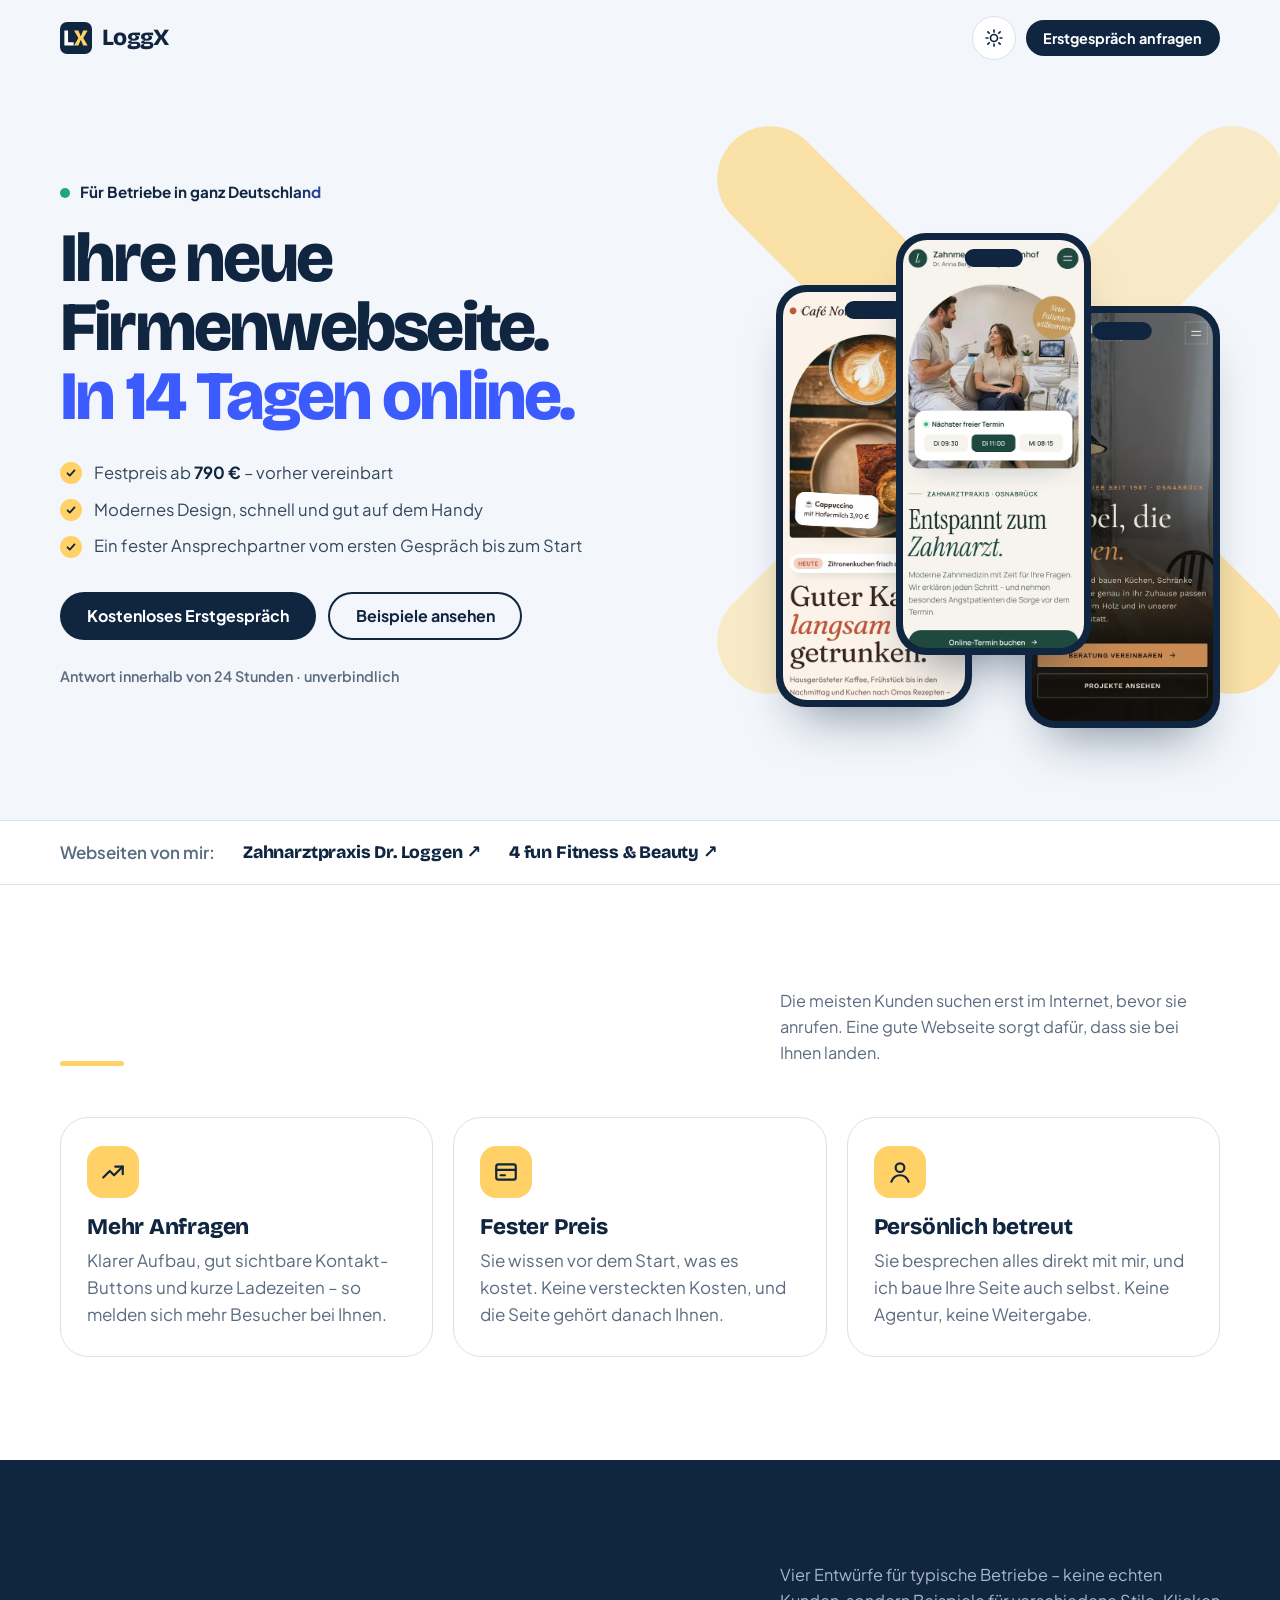
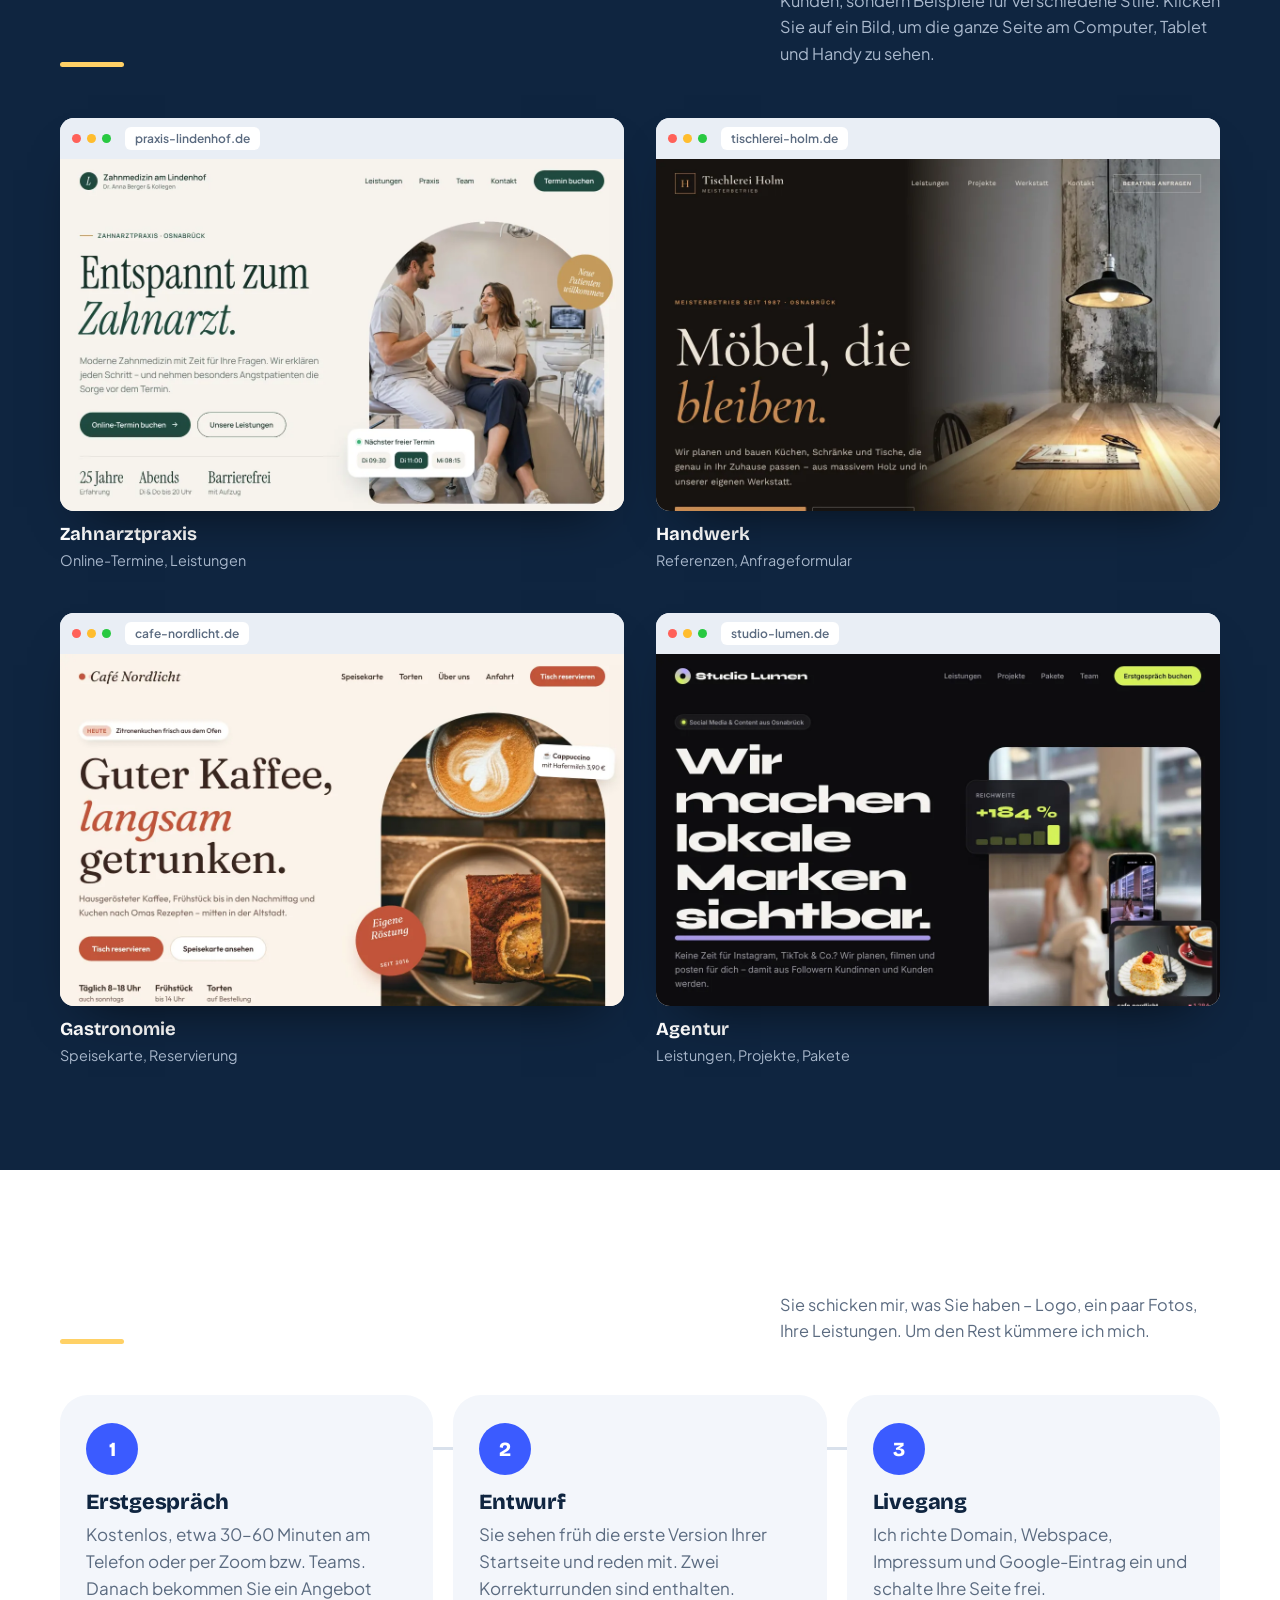
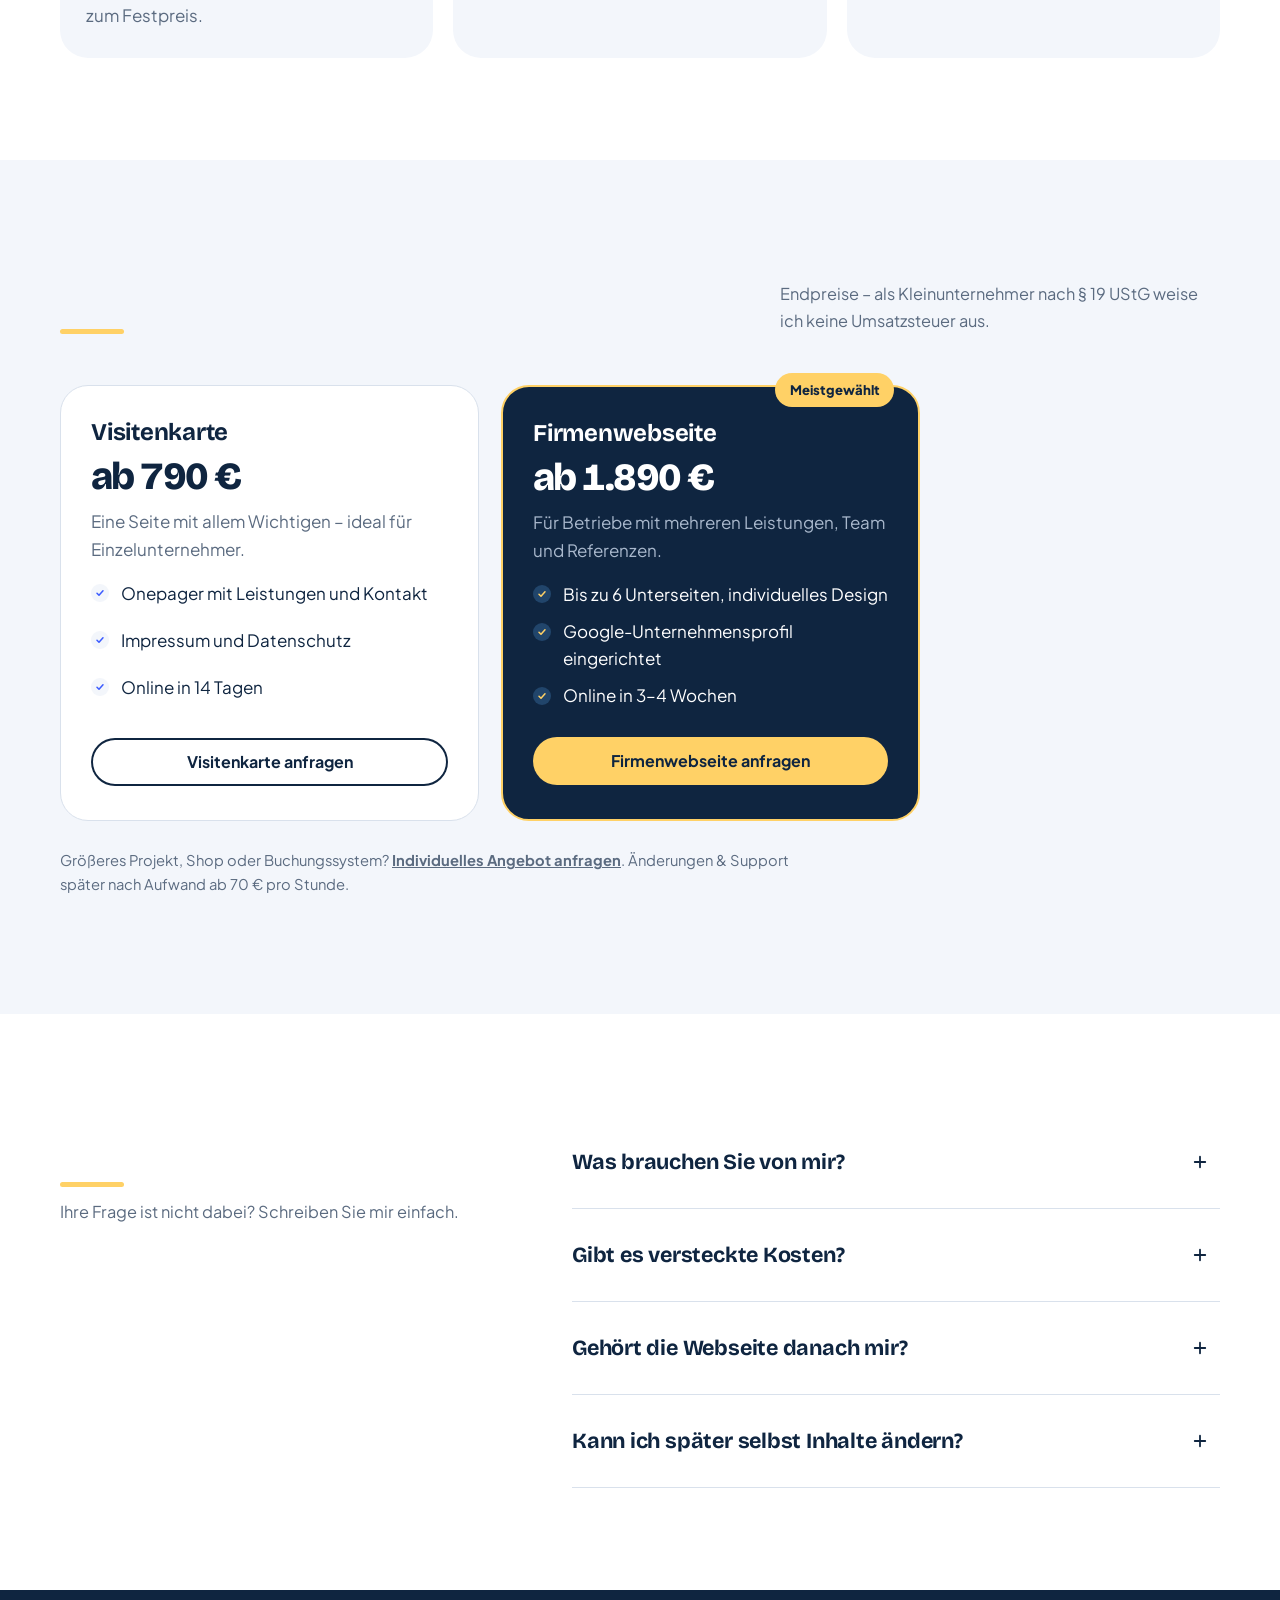
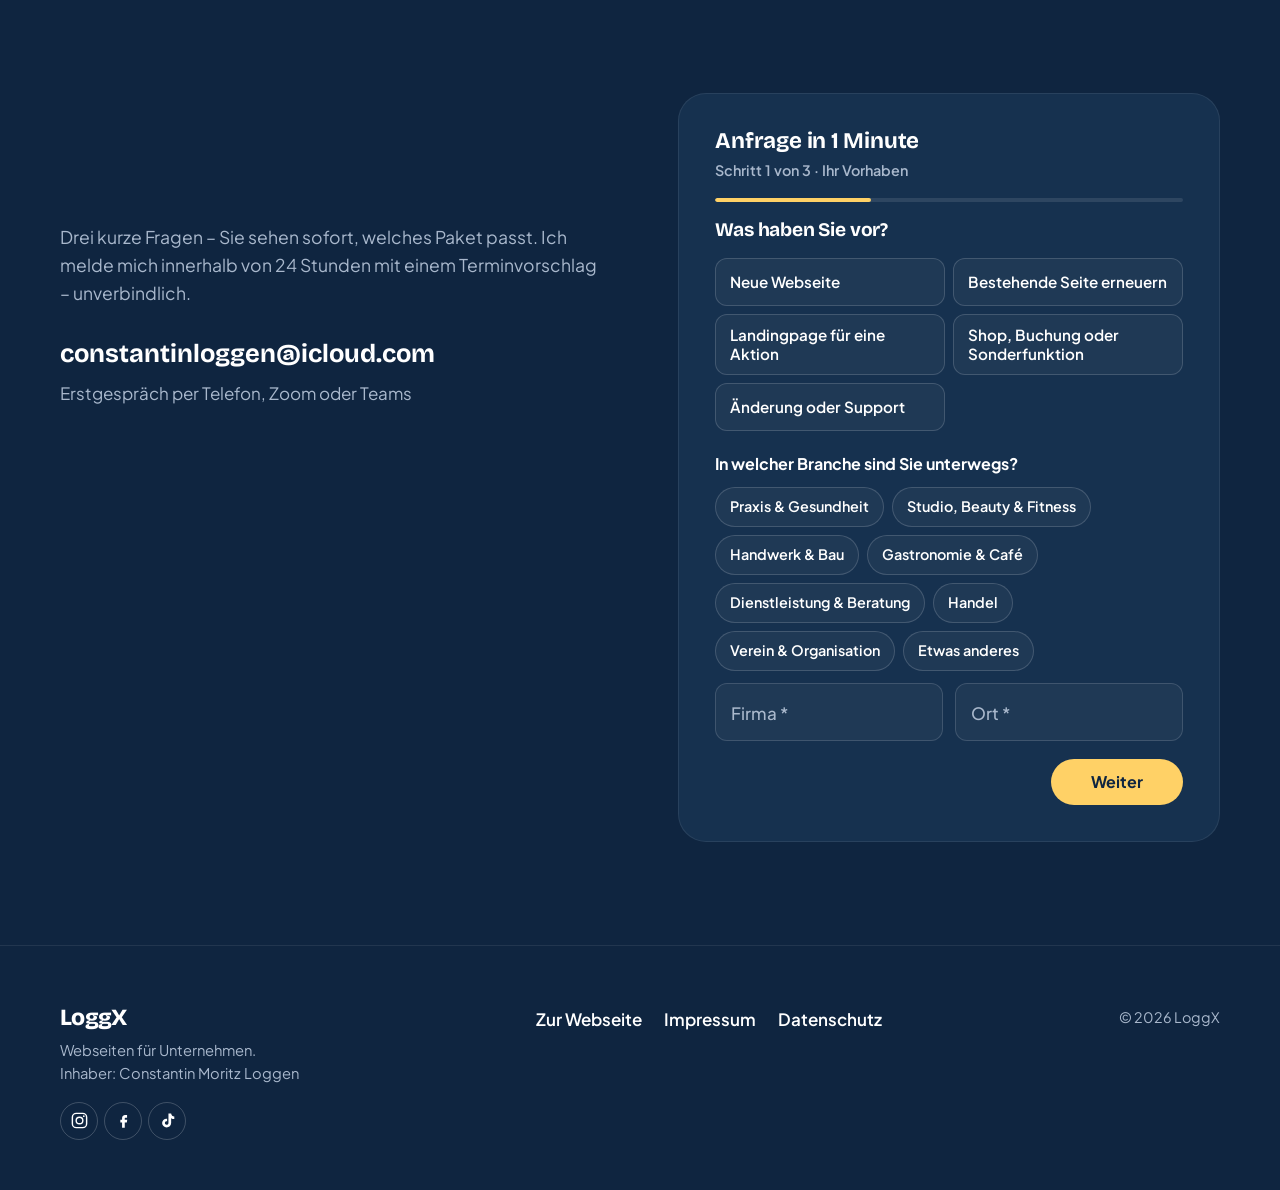
<file: angebot/index.html>
<!DOCTYPE html>
<html lang="de">
<head>
  <meta charset="UTF-8">
  <meta name="viewport" content="width=device-width, initial-scale=1.0">
  <title>Ihre neue Firmenwebseite in 14 Tagen – Festpreis ab 790 € | LoggX</title>
  <meta name="description" content="Moderne Webseite für Ihren Betrieb – zum Festpreis ab 790 €, in 14 Tagen online, persönlich betreut von LoggX. Jetzt kostenloses Erstgespräch anfragen.">
  <meta name="robots" content="noindex, follow">
  <meta name="theme-color" content="#0F2540">
  <meta property="og:title" content="Ihre neue Firmenwebseite in 14 Tagen – ab 790 €">
  <meta property="og:description" content="Festpreis, persönliche Betreuung, mobil optimiert.">
  <meta property="og:type" content="website">
  <meta property="og:site_name" content="LoggX">
  <meta property="og:url" content="https://loggx.de/angebot/">
  <meta property="og:image" content="https://loggx.de/img/og-loggx.png">
  <meta property="og:image:width" content="1200">
  <meta property="og:image:height" content="630">
  <meta name="twitter:card" content="summary_large_image">
  <link rel="canonical" href="https://loggx.de/angebot/">
  <link rel="preload" href="../fonts/bricolage-grotesque-latin-standard-normal.woff2" as="font" type="font/woff2" crossorigin>
  <link rel="preload" href="../fonts/plus-jakarta-sans-latin-wght-normal.woff2" as="font" type="font/woff2" crossorigin>
  <link rel="stylesheet" href="../css/style.css">
  <link rel="icon" href="../favicon.svg" type="image/svg+xml">
  <link rel="icon" href="../favicon-96.png" sizes="96x96" type="image/png">
  <link rel="apple-touch-icon" href="../apple-touch-icon.png">
  <meta name="color-scheme" content="light dark">
  <script>
    (function () {
      var t = null;
      try { t = localStorage.getItem("loggx-theme"); } catch (e) {}
      if (t !== "dark" && t !== "light") t = window.matchMedia && window.matchMedia("(prefers-color-scheme: dark)").matches ? "dark" : "light";
      document.documentElement.setAttribute("data-theme", t);
      document.documentElement.classList.add("js");
    })();
  </script>
</head>
<body class="lp">

  <a class="skip-link" href="#main">Zum Inhalt springen</a>

  <header class="site-header" id="site-header">
    <div class="scroll-progress" id="scroll-progress" aria-hidden="true"></div>
    <div class="container header-inner">
      <a href="../" class="brand" aria-label="LoggX – zur Webseite">
        <span class="brand-mark" aria-hidden="true">
          <svg viewBox="0 0 512 512" width="32" height="32"><rect width="512" height="512" rx="112" fill="currentColor"/><path d="M70 375V137H129V375ZM80 375V325H219V375Z" fill="#fff"/><path d="M225 375 294 257 225 137H294L332 226H333L370 137H442L372 256L442 375H370L333 284H333L294 375Z" fill="#FFD166"/></svg>
        </span>
        <span class="brand-name">LoggX</span>
      </a>
      <div class="header-actions">
        <a href="tel:+490000000000" class="lp-phone" data-cms-href="tel"><span data-cms="phone">+49 (0) 000 000 00 00</span></a>
        <button type="button" class="theme-toggle" id="theme-toggle" aria-label="Dunkelmodus einschalten" title="Hell/Dunkel umschalten">
          <svg class="i-sun" viewBox="0 0 24 24" aria-hidden="true"><circle cx="12" cy="12" r="4.2"/><path d="M12 2.5v2.2M12 19.3v2.2M4.6 4.6l1.6 1.6M17.8 17.8l1.6 1.6M2.5 12h2.2M19.3 12h2.2M4.6 19.4l1.6-1.6M17.8 6.2l1.6-1.6"/></svg>
          <svg class="i-moon" viewBox="0 0 24 24" aria-hidden="true"><path d="M20.5 14.2A8.5 8.5 0 0 1 9.8 3.5a8.5 8.5 0 1 0 10.7 10.7z"/></svg>
        </button>
        <a href="#anfrage" class="btn btn-primary btn-small lp-head-cta" data-track="lp-cta"><span>Erstgespräch anfragen</span></a>
      </div>
    </div>
  </header>

  <main id="main" data-page="angebot">

    <!-- ============ HERO ============ -->
    <section class="hero" id="top">
      <div class="hero-bg" aria-hidden="true">
        <svg class="hero-x" viewBox="0 0 400 400" fill="none">
          <path class="hx hx-a" d="M60 60 L340 340" stroke-width="64" stroke-linecap="round"/>
          <path class="hx hx-b" d="M340 60 L60 340" stroke-width="64" stroke-linecap="round"/>
        </svg>
      </div>
      <div class="container hero-layout">
        <div class="hero-copy">
          <p class="hero-kicker" data-hero-in><span class="shiny-text" data-cms="kicker_angebot">Für Betriebe in ganz Deutschland</span></p>
          <h1 class="hero-title" aria-label="Ihre neue Firmenwebseite – schnell online.">
            <span class="line" aria-hidden="true"><span class="line-in">Ihre neue</span></span>
            <span class="line" aria-hidden="true"><span class="line-in">Firmenwebseite.</span></span>
            <span class="line" aria-hidden="true"><span class="line-in lp-accent">In <span data-cms="time_visit">14 Tagen</span> online.</span></span>
          </h1>
          <ul class="lp-checks" data-hero-in>
            <li>Festpreis ab <strong><span data-cms="price_visit">790</span>&nbsp;€</strong><!--cms-was:visit--> – vorher vereinbart</li>
            <li>Modernes Design, schnell und gut auf dem Handy</li>
            <li>Ein fester Ansprechpartner vom ersten Gespräch bis zum Start</li>
          </ul>
          <div class="hero-actions" data-hero-in>
            <a href="#anfrage" class="btn btn-primary" data-track="lp-cta"><span>Kostenloses Erstgespräch</span></a>
            <a href="#beispiele" class="btn btn-ghost"><span>Beispiele ansehen</span></a>
          </div>
          <p class="lp-note" data-hero-in>Antwort innerhalb von <span data-cms="response_hours">24</span> Stunden · unverbindlich</p>
        </div>
        <div class="hero-stage" aria-hidden="true">
          <div class="phone phone-1"><img src="../img/work/cafe-h.webp" fetchpriority="high" alt="Designbeispiel Café in der Handy-Ansicht" width="390" height="844"></div>
          <div class="phone phone-2"><img src="../img/work/dental-h.webp" decoding="async" alt="Designbeispiel Zahnarztpraxis in der Handy-Ansicht" width="390" height="844"></div>
          <div class="phone phone-3"><img src="../img/work/wood-h.webp" decoding="async" alt="Designbeispiel Tischlerei in der Handy-Ansicht" width="390" height="844"></div>
        </div>
      </div>
    </section>

    <!-- ============ VERTRAUEN ============ -->
    <div class="lp-trust">
      <div class="container lp-trust-inner">
        <span>Webseiten von mir:</span>
        <a href="https://www.dr-loggen.de/" target="_blank" rel="noopener">Zahnarztpraxis Dr. Loggen ↗</a>
        <a href="https://www.fitness4fun.de/" target="_blank" rel="noopener">4 fun Fitness &amp; Beauty ↗</a>
      </div>
    </div>

    <!-- ============ VORTEILE ============ -->
    <section class="section" id="vorteile">
      <div class="container">
        <div class="section-head reveal">
          <h2>Warum eine Webseite von LoggX?</h2>
          <p>Die meisten Kunden suchen erst im Internet, bevor sie anrufen. Eine gute Webseite sorgt dafür, dass sie bei Ihnen landen.</p>
        </div>
        <div class="benefits">
          <article class="benefit spotlight reveal">
            <span class="benefit-icon" aria-hidden="true"><svg viewBox="0 0 24 24"><path d="M3 17l6-6 4 4 8-8"/><path d="M14 7h7v7"/></svg></span>
            <h3>Mehr Anfragen</h3>
            <p>Klarer Aufbau, gut sichtbare Kontakt-Buttons und kurze Ladezeiten – so melden sich mehr Besucher bei Ihnen.</p>
          </article>
          <article class="benefit spotlight reveal">
            <span class="benefit-icon" aria-hidden="true"><svg viewBox="0 0 24 24"><rect x="3" y="5" width="18" height="14" rx="2"/><path d="M3 10h18M7 15h4"/></svg></span>
            <h3>Fester Preis</h3>
            <p>Sie wissen vor dem Start, was es kostet. Keine versteckten Kosten, und die Seite gehört danach Ihnen.</p>
          </article>
          <article class="benefit spotlight reveal">
            <span class="benefit-icon" aria-hidden="true"><svg viewBox="0 0 24 24"><circle cx="12" cy="8" r="4"/><path d="M4 21c1.5-4 4.5-6 8-6s6.5 2 8 6"/></svg></span>
            <h3>Persönlich betreut</h3>
            <p>Sie besprechen alles direkt mit mir, und ich baue Ihre Seite auch selbst. Keine Agentur, keine Weitergabe.</p>
          </article>
        </div>
      </div>
    </section>

    <!-- ============ BEISPIELE ============ -->
    <section class="section section-ink" id="beispiele">
      <div class="container">
        <div class="section-head reveal">
          <h2>So könnte Ihre Seite aussehen</h2>
          <p>Vier Entwürfe für typische Betriebe – keine echten Kunden, sondern Beispiele für verschiedene Stile. Klicken Sie auf ein Bild, um die ganze Seite am Computer, Tablet und Handy zu sehen.</p>
        </div>
        <div class="shots lp-shots">
          <figure class="shot reveal" data-id="dental" data-url="praxis-lindenhof.de" data-desc="Ruhige Farben und viel Platz. Der Termin-Button ist immer zu sehen, damit neue Patienten auch ohne Anruf einen Termin buchen können." data-features="Online-Terminbuchung mit freien Zeiten|Leistungen mit kurzen Erklärungen|Sprechzeiten und Anfahrt|Bereich für Angstpatienten">
            <div class="shot-frame"><span class="shot-bar"><i></i><i></i><i></i><em>praxis-lindenhof.de</em></span><div class="shot-img"><img src="../img/work/full/dental.webp" srcset="../img/work/full/dental.webp 1200w, ../img/work/full/dental@2x.webp 2400w" sizes="(max-width: 700px) 85vw, (max-width: 1240px) 48vw, 600px" alt="Designbeispiel Zahnarztpraxis: komplette Startseite" loading="lazy" width="1200" height="3581"></div><span class="shot-hint">Ganze Seite ansehen</span></div>
            <figcaption><strong>Zahnarztpraxis</strong><span>Online-Termine, Leistungen</span></figcaption>
          </figure>
          <figure class="shot reveal" data-id="wood" data-url="tischlerei-holm.de" data-desc="Dunkle, warme Farben und eine klassische Schrift für einen Meisterbetrieb. Große Fotos zeigen die eigenen Arbeiten." data-features="Leistungen von der Küche bis zur Treppe|Projekt-Galerie|Kostenloser Beratungstermin|Inhaber und Werkstatt vorstellen">
            <div class="shot-frame"><span class="shot-bar"><i></i><i></i><i></i><em>tischlerei-holm.de</em></span><div class="shot-img"><img src="../img/work/full/wood.webp" srcset="../img/work/full/wood.webp 1200w, ../img/work/full/wood@2x.webp 2400w" sizes="(max-width: 700px) 85vw, (max-width: 1240px) 48vw, 600px" alt="Designbeispiel Tischlerei: komplette Startseite" loading="lazy" width="1200" height="4488"></div><span class="shot-hint">Ganze Seite ansehen</span></div>
            <figcaption><strong>Handwerk</strong><span>Referenzen, Anfrageformular</span></figcaption>
          </figure>
          <figure class="shot reveal" data-id="cafe" data-url="cafe-nordlicht.de" data-desc="Verspielte Schrift und warme Farben. Speisekarte und Tischreservierung sind mit einem Klick erreichbar." data-features="Speisekarte mit Preisen|Tischreservierung|Tagesangebot auf der Startseite|Öffnungszeiten auf einen Blick">
            <div class="shot-frame"><span class="shot-bar"><i></i><i></i><i></i><em>cafe-nordlicht.de</em></span><div class="shot-img"><img src="../img/work/full/cafe.webp" srcset="../img/work/full/cafe.webp 1200w, ../img/work/full/cafe@2x.webp 2400w" sizes="(max-width: 700px) 85vw, (max-width: 1240px) 48vw, 600px" alt="Designbeispiel Café: komplette Startseite" loading="lazy" width="1200" height="2728"></div><span class="shot-hint">Ganze Seite ansehen</span></div>
            <figcaption><strong>Gastronomie</strong><span>Speisekarte, Reservierung</span></figcaption>
          </figure>
          <figure class="shot reveal" data-id="agency" data-url="studio-lumen.de" data-desc="Dunkler Hintergrund, kräftige Schrift und Neon-Akzente für eine Agentur, die auffallen will. Projekte mit Zahlen und klare Pakete stehen im Mittelpunkt." data-features="Leistungen auf einen Blick|Projekte mit Ergebnissen|Pakete mit Preisen|Team-Vorstellung">
            <div class="shot-frame"><span class="shot-bar"><i></i><i></i><i></i><em>studio-lumen.de</em></span><div class="shot-img"><img src="../img/work/full/agency.webp" srcset="../img/work/full/agency.webp 1200w, ../img/work/full/agency@2x.webp 2400w" sizes="(max-width: 700px) 85vw, (max-width: 1240px) 48vw, 600px" alt="Designbeispiel Agentur: komplette Startseite" loading="lazy" width="1200" height="4602"></div><span class="shot-hint">Ganze Seite ansehen</span></div>
            <figcaption><strong>Agentur</strong><span>Leistungen, Projekte, Pakete</span></figcaption>
          </figure>
        </div>
      </div>
    </section>

    <!-- ============ ABLAUF ============ -->
    <section class="section" id="ablauf">
      <div class="container">
        <div class="section-head reveal">
          <h2>In drei Schritten online</h2>
          <p>Sie schicken mir, was Sie haben – Logo, ein paar Fotos, Ihre Leistungen. Um den Rest kümmere ich mich.</p>
        </div>
        <ol class="lp-steps">
          <li class="reveal"><span class="step-num">1</span><h3>Erstgespräch</h3><p>Kostenlos, etwa 30–60 Minuten am Telefon oder per Zoom bzw. Teams. Danach bekommen Sie ein Angebot zum Festpreis.</p></li>
          <li class="reveal"><span class="step-num">2</span><h3>Entwurf</h3><p>Sie sehen früh die erste Version Ihrer Startseite und reden mit. Zwei Korrekturrunden sind enthalten.</p></li>
          <li class="reveal"><span class="step-num">3</span><h3>Livegang</h3><p>Ich richte Domain, Webspace, Impressum und Google-Eintrag ein und schalte Ihre Seite frei.</p></li>
        </ol>
      </div>
    </section>

    <!-- ============ PREISE ============ -->
    <section class="section section-paper" id="preise">
      <div class="container">
        <div class="section-head reveal">
          <h2>Festpreise</h2>
          <p>Endpreise – als Kleinunternehmer nach §&nbsp;19 UStG weise ich keine Umsatzsteuer aus.</p>
        </div>
        <div class="pricing lp-pricing">
          <article class="plan spotlight reveal">
            <h3>Visitenkarte</h3>
            <p class="plan-price">ab <span class="count" data-to="790" data-cms="price_visit">790</span>&nbsp;€<!--cms-was:visit--></p>
            <p class="plan-for">Eine Seite mit allem Wichtigen – ideal für Einzelunternehmer.</p>
            <ul class="plan-list">
              <li>Onepager mit Leistungen und Kontakt</li>
              <li>Impressum und Datenschutz</li>
              <li>Online in <span data-cms="time_visit">14 Tagen</span></li>
            </ul>
            <a href="#anfrage" class="btn btn-ghost btn-block" data-plan="Visitenkarte"><span>Visitenkarte anfragen</span></a>
          </article>
          <article class="plan plan-featured spotlight reveal">
            <span class="plan-badge">Meistgewählt</span>
            <h3>Firmenwebseite</h3>
            <p class="plan-price">ab <span class="count" data-to="1890" data-format="de" data-cms="price_firm">1.890</span>&nbsp;€<!--cms-was:firm--></p>
            <p class="plan-for">Für Betriebe mit mehreren Leistungen, Team und Referenzen.</p>
            <ul class="plan-list">
              <li>Bis zu 6 Unterseiten, individuelles Design</li>
              <li>Google-Unternehmensprofil eingerichtet</li>
              <li>Online in <span data-cms="time_firm">3–4 Wochen</span></li>
            </ul>
            <a href="#anfrage" class="btn btn-yellow btn-block" data-plan="Firmenwebseite"><span>Firmenwebseite anfragen</span></a>
          </article>
        </div>
        <p class="pricing-note reveal">Größeres Projekt, Shop oder Buchungssystem? <a href="#anfrage" data-plan="Individuell">Individuelles Angebot anfragen</a>. Änderungen &amp; Support später nach Aufwand ab <span data-cms="price_hourly">70</span>&nbsp;€ pro Stunde.</p>
      </div>
    </section>

    <!-- ============ FAQ ============ -->
    <section class="section" id="faq">
      <div class="container faq-grid">
        <div class="section-head reveal">
          <h2>Kurz gefragt</h2>
          <p>Ihre Frage ist nicht dabei? Schreiben Sie mir einfach.</p>
        </div>
        <div class="faq-list">
          <details class="faq reveal">
            <summary>Was brauchen Sie von mir?</summary>
            <div class="faq-body"><p>Ihr Logo (falls vorhanden), ein paar Fotos aus Ihrem Betrieb und eine grobe Beschreibung Ihrer Leistungen. Bei Texten helfe ich Ihnen.</p></div>
          </details>
          <details class="faq reveal">
            <summary>Gibt es versteckte Kosten?</summary>
            <div class="faq-body"><p>Nein. Sie erhalten vorher ein Festpreis-Angebot. Laufende Kosten haben Sie nur für Domain und Webspace direkt beim Anbieter – meist wenige Euro im Monat. Ein Abo bei mir gibt es nicht.</p></div>
          </details>
          <details class="faq reveal">
            <summary>Gehört die Webseite danach mir?</summary>
            <div class="faq-body"><p>Vollständig. Sie erhalten alle Dateien und Zugänge, ohne Bindung an mich.</p></div>
          </details>
          <details class="faq reveal">
            <summary>Kann ich später selbst Inhalte ändern?</summary>
            <div class="faq-body"><p>Ja. Nach dem Start zeige ich Ihnen, wie Sie Texte, Bilder und Öffnungszeiten anpassen. Wenn Sie das lieber abgeben, übernehme ich Änderungen nach Aufwand.</p></div>
          </details>
        </div>
      </div>
    </section>

    <!-- ============ ANFRAGE ============ -->
    <section class="section section-ink contact" id="anfrage">
      <div class="container contact-grid">
        <div class="contact-copy reveal reveal-left">
          <h2 class="contact-title">Kostenloses Erstgespräch anfragen.</h2>
          <p>Drei kurze Fragen – Sie sehen sofort, welches Paket passt. Ich melde mich innerhalb von <span data-cms="response_hours">24</span> Stunden mit einem Terminvorschlag – unverbindlich.</p>
          <address class="contact-details">
            <a href="mailto:constantinloggen@icloud.com" data-cms-href="mailto"><span data-cms="email">constantinloggen@icloud.com</span></a>
            <a href="tel:+490000000000" data-cms-href="tel"><span data-cms="phone">+49 (0) 000 000 00 00</span></a>
            <span>Erstgespräch per Telefon, Zoom oder Teams</span>
          </address>
        </div>

        <form class="lead-form spotlight reveal reveal-right" id="lead-form" data-page="angebot" novalidate>
          <div class="lf-top">
            <div><h3>Anfrage in 1 Minute</h3><p class="lf-label" id="lf-label">Schritt 1 von 3 · Ihr Vorhaben</p></div>
            <span class="lf-paket" id="lf-paket" hidden></span>
          </div>
          <div class="lf-progress" aria-hidden="true"><i id="lf-bar"></i></div>
          <span class="lf-prices" hidden><span data-cms="price_visit">790</span><span data-cms="price_firm">1.890</span><span data-cms="price_hourly">70</span><span data-cms="time_visit">14 Tagen</span><span data-cms="time_firm">3–4 Wochen</span></span>

          <fieldset class="lf-step" data-step="1">
            <legend>Was haben Sie vor?</legend>
            <div class="opts" data-required="projekt">
              <label class="opt"><input type="radio" name="projekt" value="neu"><span>Neue Webseite</span></label>
              <label class="opt"><input type="radio" name="projekt" value="relaunch"><span>Bestehende Seite erneuern</span></label>
              <label class="opt"><input type="radio" name="projekt" value="landing"><span>Landingpage für eine Aktion</span></label>
              <label class="opt"><input type="radio" name="projekt" value="shop"><span>Shop, Buchung oder Sonderfunktion</span></label>
              <label class="opt"><input type="radio" name="projekt" value="aenderung"><span>Änderung oder Support</span></label>
            </div>
            <p class="q">In welcher Branche sind Sie unterwegs?</p>
            <div class="opts opts-sm">
              <label class="opt"><input type="radio" name="branche" value="praxis"><span>Praxis &amp; Gesundheit</span></label>
              <label class="opt"><input type="radio" name="branche" value="studio"><span>Studio, Beauty &amp; Fitness</span></label>
              <label class="opt"><input type="radio" name="branche" value="handwerk"><span>Handwerk &amp; Bau</span></label>
              <label class="opt"><input type="radio" name="branche" value="gastro"><span>Gastronomie &amp; Café</span></label>
              <label class="opt"><input type="radio" name="branche" value="dienst"><span>Dienstleistung &amp; Beratung</span></label>
              <label class="opt"><input type="radio" name="branche" value="handel"><span>Handel</span></label>
              <label class="opt"><input type="radio" name="branche" value="verein"><span>Verein &amp; Organisation</span></label>
              <label class="opt"><input type="radio" name="branche" value="andere"><span>Etwas anderes</span></label>
            </div>
            <div class="field" data-if="branche=andere" hidden><input id="lf-bt" name="branche_text" placeholder=" " maxlength="80"><label for="lf-bt">Welche Branche?</label></div>
            <div class="fields2">
              <div class="field"><input id="lf-firma" name="firma" autocomplete="organization" placeholder=" " required maxlength="160"><label for="lf-firma">Firma *</label></div>
              <div class="field"><input id="lf-ort" name="ort" autocomplete="address-level2" placeholder=" " required maxlength="80"><label for="lf-ort">Ort *</label></div>
            </div>
            <div class="field" data-if="projekt=relaunch|aenderung" hidden><input id="lf-web" name="webseite" inputmode="url" autocapitalize="off" autocorrect="off" spellcheck="false" placeholder=" " maxlength="200"><label for="lf-web">Ihre jetzige Webseite (optional)</label></div>
            <p class="lf-error" data-err="1" role="alert" hidden></p>
            <div class="lf-nav"><span></span><button type="button" class="btn btn-yellow" data-next><span>Weiter</span></button></div>
          </fieldset>

          <fieldset class="lf-step" data-step="2" hidden>
            <legend id="lf-l2" data-alt="Wann soll es losgehen?">Wie groß soll die Seite werden?</legend>
            <div class="lf-group" data-if="projekt=neu|relaunch|landing|shop|">
            <div class="opts opts-sm">
              <label class="opt"><input type="radio" name="seiten" value="one"><span>Eine Seite reicht</span></label>
              <label class="opt"><input type="radio" name="seiten" value="few"><span>2 bis 6 Unterseiten</span></label>
              <label class="opt"><input type="radio" name="seiten" value="many"><span>Mehr als 6 Seiten</span></label>
              <label class="opt"><input type="radio" name="seiten" value="unsure"><span>Weiß ich noch nicht</span></label>
            </div>
              <p class="q">Was soll dazukommen? <small>Mehrfachauswahl</small></p>
            <div class="opts opts-sm">
              <label class="opt"><input type="checkbox" name="extras" value="texte"><span>Hilfe bei Texten</span></label>
              <label class="opt"><input type="checkbox" name="extras" value="fotos"><span>Fotos &amp; Bilder</span></label>
              <label class="opt"><input type="checkbox" name="extras" value="logo"><span>Logo &amp; Design</span></label>
              <label class="opt"><input type="checkbox" name="extras" value="google"><span>Google-Profil</span></label>
              <label class="opt"><input type="checkbox" name="extras" value="termin"><span>Online-Terminbuchung</span></label>
              <label class="opt"><input type="checkbox" name="extras" value="shop"><span>Onlineshop</span></label>
              <label class="opt"><input type="checkbox" name="extras" value="sprachen"><span>Mehrsprachig</span></label>
            </div>
            </div>
            <p class="q" id="lf-q-start">Wann soll es losgehen?</p>
            <div class="opts opts-sm">
              <label class="opt"><input type="radio" name="start" value="asap"><span>So schnell wie möglich</span></label>
              <label class="opt"><input type="radio" name="start" value="month"><span>In den nächsten 4 Wochen</span></label>
              <label class="opt"><input type="radio" name="start" value="later"><span>In 1–3 Monaten</span></label>
              <label class="opt"><input type="radio" name="start" value="info"><span>Erst mal informieren</span></label>
            </div>
            <p class="q">Haben Sie ein Budget im Kopf? <small>optional</small></p>
            <div class="opts opts-sm">
              <label class="opt"><input type="radio" name="budget" value="b1"><span>bis 1.000 €</span></label>
              <label class="opt"><input type="radio" name="budget" value="b2"><span>1.000–2.500 €</span></label>
              <label class="opt"><input type="radio" name="budget" value="b3"><span>über 2.500 €</span></label>
              <label class="opt"><input type="radio" name="budget" value="open"><span>Noch offen</span></label>
            </div>
            <div class="lf-rec" id="lf-rec" aria-live="polite" hidden><span class="lf-rec-k">Meine Empfehlung</span><b id="lf-rec-name"></b><span id="lf-rec-why"></span></div>
            <div class="lf-nav"><button type="button" class="btn btn-ghost" data-back><span>Zurück</span></button><button type="button" class="btn btn-yellow" data-next><span>Weiter</span></button></div>
          </fieldset>

          <fieldset class="lf-step" data-step="3" hidden>
            <legend>Wie erreiche ich Sie?</legend>
            <div class="fields2">
              <div class="field"><input id="lf-name" name="name" autocomplete="name" placeholder=" " required maxlength="120"><label for="lf-name">Ihr Name *</label></div>
              <div class="field"><input id="lf-mail" name="email" type="email" inputmode="email" autocomplete="email" autocapitalize="off" placeholder=" " required maxlength="200"><label for="lf-mail">E-Mail-Adresse *</label></div>
            </div>
            <div class="field"><input id="lf-tel" name="telefon" type="tel" inputmode="tel" autocomplete="tel" placeholder=" " required maxlength="40"><label for="lf-tel">Telefon *</label></div>
            <p class="q">Erstgespräch am liebsten per</p>
            <div class="opts opts-sm">
              <label class="opt"><input type="radio" name="kontakt" value="mail" checked><span>E-Mail</span></label>
              <label class="opt"><input type="radio" name="kontakt" value="phone"><span>Telefon</span></label>
              <label class="opt"><input type="radio" name="kontakt" value="whatsapp"><span>WhatsApp</span></label>
              <label class="opt"><input type="radio" name="kontakt" value="video"><span>Zoom / Teams</span></label>
            </div>
            <div class="field"><textarea id="lf-msg" name="nachricht" rows="3" placeholder=" " maxlength="4000"></textarea><label for="lf-msg">Noch etwas, das ich wissen sollte? (optional)</label></div>
            <label class="consent"><input type="checkbox" name="consent" value="1" required><span>Ich bin einverstanden, dass meine Angaben zur Bearbeitung der Anfrage gespeichert werden. Mehr in der <a href="../datenschutz" target="_blank" rel="noopener">Datenschutzerklärung</a>.</span></label>
            <div class="hp" aria-hidden="true"><label>Webseite<input name="website" tabindex="-1" autocomplete="off"></label></div>
            <input type="hidden" name="paket" value="">
            <p class="lf-error" id="lf-error" role="alert" hidden></p>
            <div class="lf-nav"><button type="button" class="btn btn-ghost" data-back><span>Zurück</span></button><button type="submit" class="btn btn-yellow" id="lf-submit"><span>Anfrage senden</span></button></div>
          </fieldset>

          <div class="lf-done" id="lf-done" hidden tabindex="-1">
            <span class="check"><svg viewBox="0 0 24 24"><path d="M5 12l5 5L19 7"/></svg></span>
            <h3>Danke<span id="lf-done-name"></span>!</h3>
            <p>Ihre Anfrage ist angekommen. Ich melde mich innerhalb von <span data-cms="response_hours">24</span> Stunden bei Ihnen.</p>
            <div class="lf-rec" id="lf-done-rec" hidden><span class="lf-rec-k">Meine erste Einschätzung</span><b></b><span></span></div>
          </div>
        </form>
      </div>
    </section>

  </main>

  <!-- Fester Button auf dem Handy -->
  <a href="#anfrage" class="lp-sticky" id="lp-sticky" data-track="lp-sticky"><span>Kostenloses Erstgespräch</span></a>

  <footer class="site-footer">
    <div class="container footer-inner">
      <div class="footer-brand">
        <span class="brand-name">LoggX</span>
        <p>Webseiten für Unternehmen.<br>Inhaber: Constantin Moritz Loggen</p>
        <div class="footer-social"><a class="soc" href="https://www.instagram.com/loggx.de/" target="_blank" rel="noopener me" aria-label="LoggX auf Instagram" title="Instagram"><svg viewBox="0 0 24 24" aria-hidden="true"><rect x="3" y="3" width="18" height="18" rx="5"/><circle cx="12" cy="12" r="4.2"/><circle cx="17.4" cy="6.6" r="1.1" class="fill"/></svg></a><a class="soc" href="https://www.facebook.com/profile.php?id=61595641652378" target="_blank" rel="noopener me" aria-label="LoggX auf Facebook" title="Facebook"><svg viewBox="0 0 24 24" aria-hidden="true"><path d="M14 8.5h2.5V5H14c-2.2 0-3.8 1.7-3.8 3.9V11H8v3.4h2.2V21h3.4v-6.6h2.6l.5-3.4h-3.1V9.2c0-.4.3-.7.7-.7z" class="fill"/></svg></a><a class="soc" href="https://www.tiktok.com/@loggx.de" target="_blank" rel="noopener me" aria-label="LoggX auf TikTok" title="TikTok"><svg viewBox="0 0 24 24" aria-hidden="true"><path d="M16.6 3c.4 2.2 1.8 3.7 4 3.9v3.3c-1.5 0-2.9-.4-4-1.2v6.1c0 3.2-2.6 5.6-5.7 5.6S5.2 18.3 5.2 15.2c0-3.3 2.9-5.9 6.3-5.5v3.4c-1.3-.4-2.8.5-2.8 2.1 0 1.2.9 2.2 2.2 2.2s2.3-1 2.3-2.4V3z" class="fill"/></svg></a></div>
      </div>
      <nav class="footer-nav" aria-label="Rechtliches">
        <a href="../">Zur Webseite</a>
        <a href="../impressum">Impressum</a>
        <a href="../datenschutz">Datenschutz</a>
      </nav>
      <p class="footer-copy">© <span id="year"></span> LoggX</p>
    </div>
  </footer>

  <script src="../js/vendor/gsap.min.js" defer></script>
  <script src="../js/vendor/ScrollTrigger.min.js" defer></script>
  <script src="../js/vendor/SplitText.min.js" defer></script>
  <script src="../js/vendor/lenis.min.js" defer></script>
  <script src="../js/effects.js" defer></script>
  <script src="../js/main.js" defer></script>
</body>
</html>
</file>
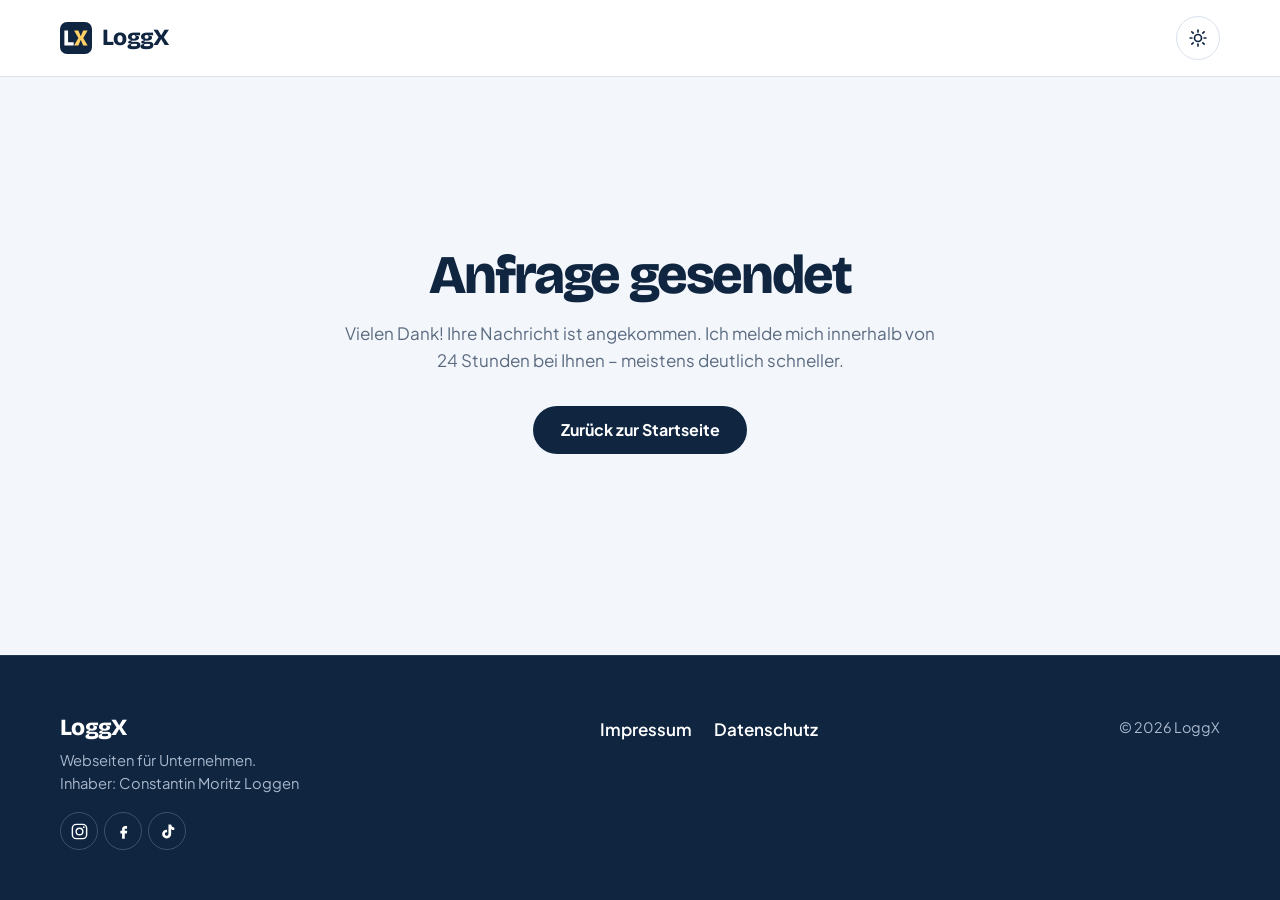
<file: danke.html>
<!DOCTYPE html>
<html lang="de">
<head>
  <meta charset="UTF-8">
  <meta name="viewport" content="width=device-width, initial-scale=1.0">
  <title>Vielen Dank – LoggX</title>
  <meta name="robots" content="noindex">
  <link rel="stylesheet" href="css/style.css">
  <link rel="icon" href="favicon.svg" type="image/svg+xml">
  <link rel="icon" href="favicon-96.png" sizes="96x96" type="image/png">
  <link rel="apple-touch-icon" href="apple-touch-icon.png">
  <meta name="color-scheme" content="light dark">
  <script>
    /* Farbschema vor dem ersten Zeichnen setzen (verhindert Aufblitzen) */
    (function () {
      var t = null;
      try { t = localStorage.getItem("loggx-theme"); } catch (e) {}
      if (t !== "dark" && t !== "light") t = window.matchMedia && window.matchMedia("(prefers-color-scheme: dark)").matches ? "dark" : "light";
      document.documentElement.setAttribute("data-theme", t);
      document.documentElement.classList.add("js");
    })();
  </script>
</head>
<body class="page-sub">
  <header class="site-header is-scrolled" id="site-header">
    <div class="container header-inner">
      <a href="./" class="brand" aria-label="LoggX Startseite">
        <span class="brand-mark" aria-hidden="true">
          <svg viewBox="0 0 512 512" width="32" height="32"><rect width="512" height="512" rx="112" fill="currentColor"/><path d="M70 375V137H129V375ZM80 375V325H219V375Z" fill="#fff"/><path d="M225 375 294 257 225 137H294L332 226H333L370 137H442L372 256L442 375H370L333 284H333L294 375Z" fill="#FFD166"/></svg>
        </span>
        <span class="brand-name">LoggX</span>
      </a>
      <div class="header-actions">
        <button type="button" class="theme-toggle" id="theme-toggle" aria-label="Dunkelmodus einschalten" title="Hell/Dunkel umschalten">
          <svg class="i-sun" viewBox="0 0 24 24" aria-hidden="true"><circle cx="12" cy="12" r="4.2"/><path d="M12 2.5v2.2M12 19.3v2.2M4.6 4.6l1.6 1.6M17.8 17.8l1.6 1.6M2.5 12h2.2M19.3 12h2.2M4.6 19.4l1.6-1.6M17.8 6.2l1.6-1.6"/></svg>
          <svg class="i-moon" viewBox="0 0 24 24" aria-hidden="true"><path d="M20.5 14.2A8.5 8.5 0 0 1 9.8 3.5a8.5 8.5 0 1 0 10.7 10.7z"/></svg>
        </button>
      </div>
    </div>
  </header>

  <main class="legal">
    <div class="container thanks">
      <span class="check"><svg viewBox="0 0 24 24"><path d="M5 12l5 5L19 7"/></svg></span>
      <h1>Anfrage gesendet</h1>
      <p>Vielen Dank! Ihre Nachricht ist angekommen. Ich melde mich innerhalb von 24 Stunden bei Ihnen – meistens deutlich schneller.</p>
      <a href="./" class="btn btn-primary">Zurück zur Startseite</a>
    </div>
  </main>

  <footer class="site-footer">
    <div class="container footer-inner">
      <div class="footer-brand">
        <span class="brand-name">LoggX</span>
        <p>Webseiten für Unternehmen.<br>Inhaber: Constantin Moritz Loggen</p>
        <div class="footer-social"><a class="soc" href="https://www.instagram.com/loggx.de/" target="_blank" rel="noopener me" aria-label="LoggX auf Instagram" title="Instagram"><svg viewBox="0 0 24 24" aria-hidden="true"><rect x="3" y="3" width="18" height="18" rx="5"/><circle cx="12" cy="12" r="4.2"/><circle cx="17.4" cy="6.6" r="1.1" class="fill"/></svg></a><a class="soc" href="https://www.facebook.com/profile.php?id=61595641652378" target="_blank" rel="noopener me" aria-label="LoggX auf Facebook" title="Facebook"><svg viewBox="0 0 24 24" aria-hidden="true"><path d="M14 8.5h2.5V5H14c-2.2 0-3.8 1.7-3.8 3.9V11H8v3.4h2.2V21h3.4v-6.6h2.6l.5-3.4h-3.1V9.2c0-.4.3-.7.7-.7z" class="fill"/></svg></a><a class="soc" href="https://www.tiktok.com/@loggx.de" target="_blank" rel="noopener me" aria-label="LoggX auf TikTok" title="TikTok"><svg viewBox="0 0 24 24" aria-hidden="true"><path d="M16.6 3c.4 2.2 1.8 3.7 4 3.9v3.3c-1.5 0-2.9-.4-4-1.2v6.1c0 3.2-2.6 5.6-5.7 5.6S5.2 18.3 5.2 15.2c0-3.3 2.9-5.9 6.3-5.5v3.4c-1.3-.4-2.8.5-2.8 2.1 0 1.2.9 2.2 2.2 2.2s2.3-1 2.3-2.4V3z" class="fill"/></svg></a></div>
      </div>
      <nav class="footer-nav" aria-label="Rechtliches">
        <a href="impressum">Impressum</a>
        <a href="datenschutz">Datenschutz</a>
      </nav>
      <p class="footer-copy">© <span id="year"></span> LoggX</p>
    </div>
  </footer>
  <script src="js/vendor/gsap.min.js" defer></script>
  <script src="js/vendor/lenis.min.js" defer></script>
  <script src="js/effects.js" defer></script>
  <script src="js/main.js" defer></script>
</body>
</html>
</file>
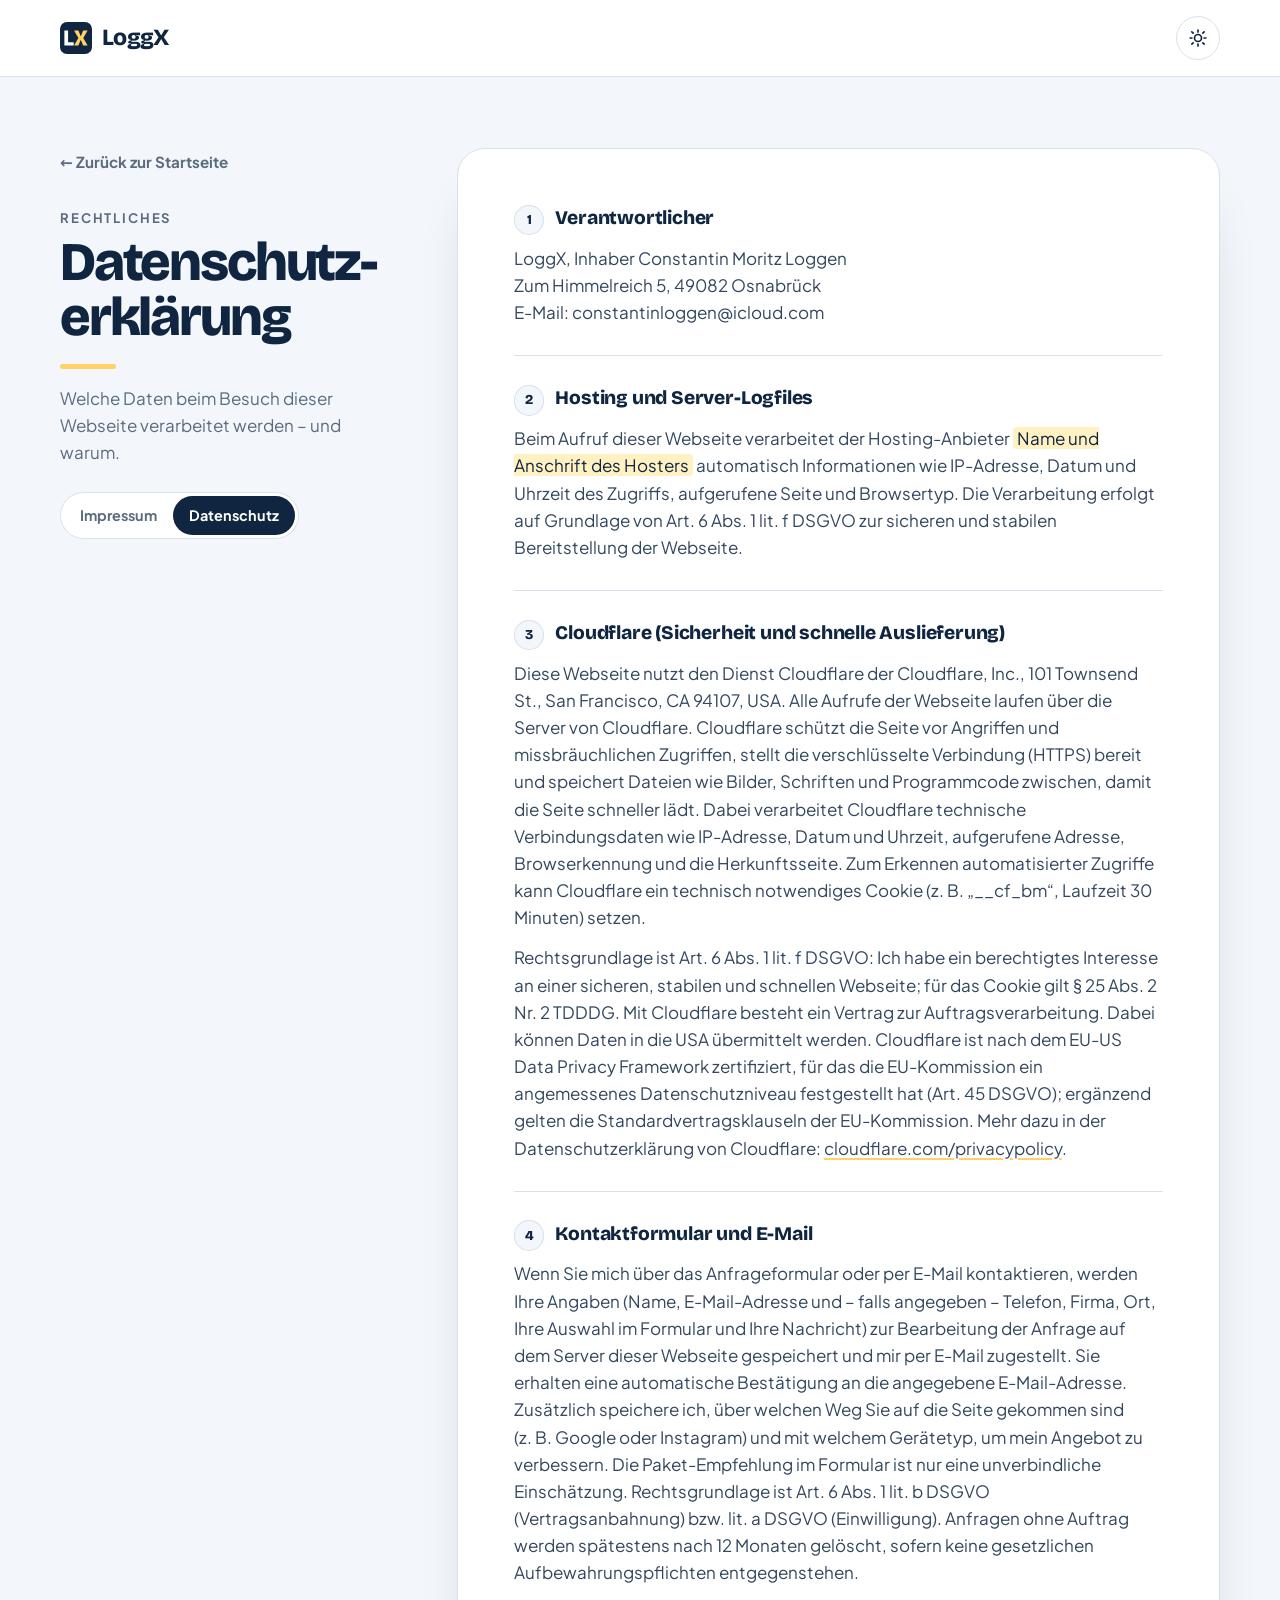
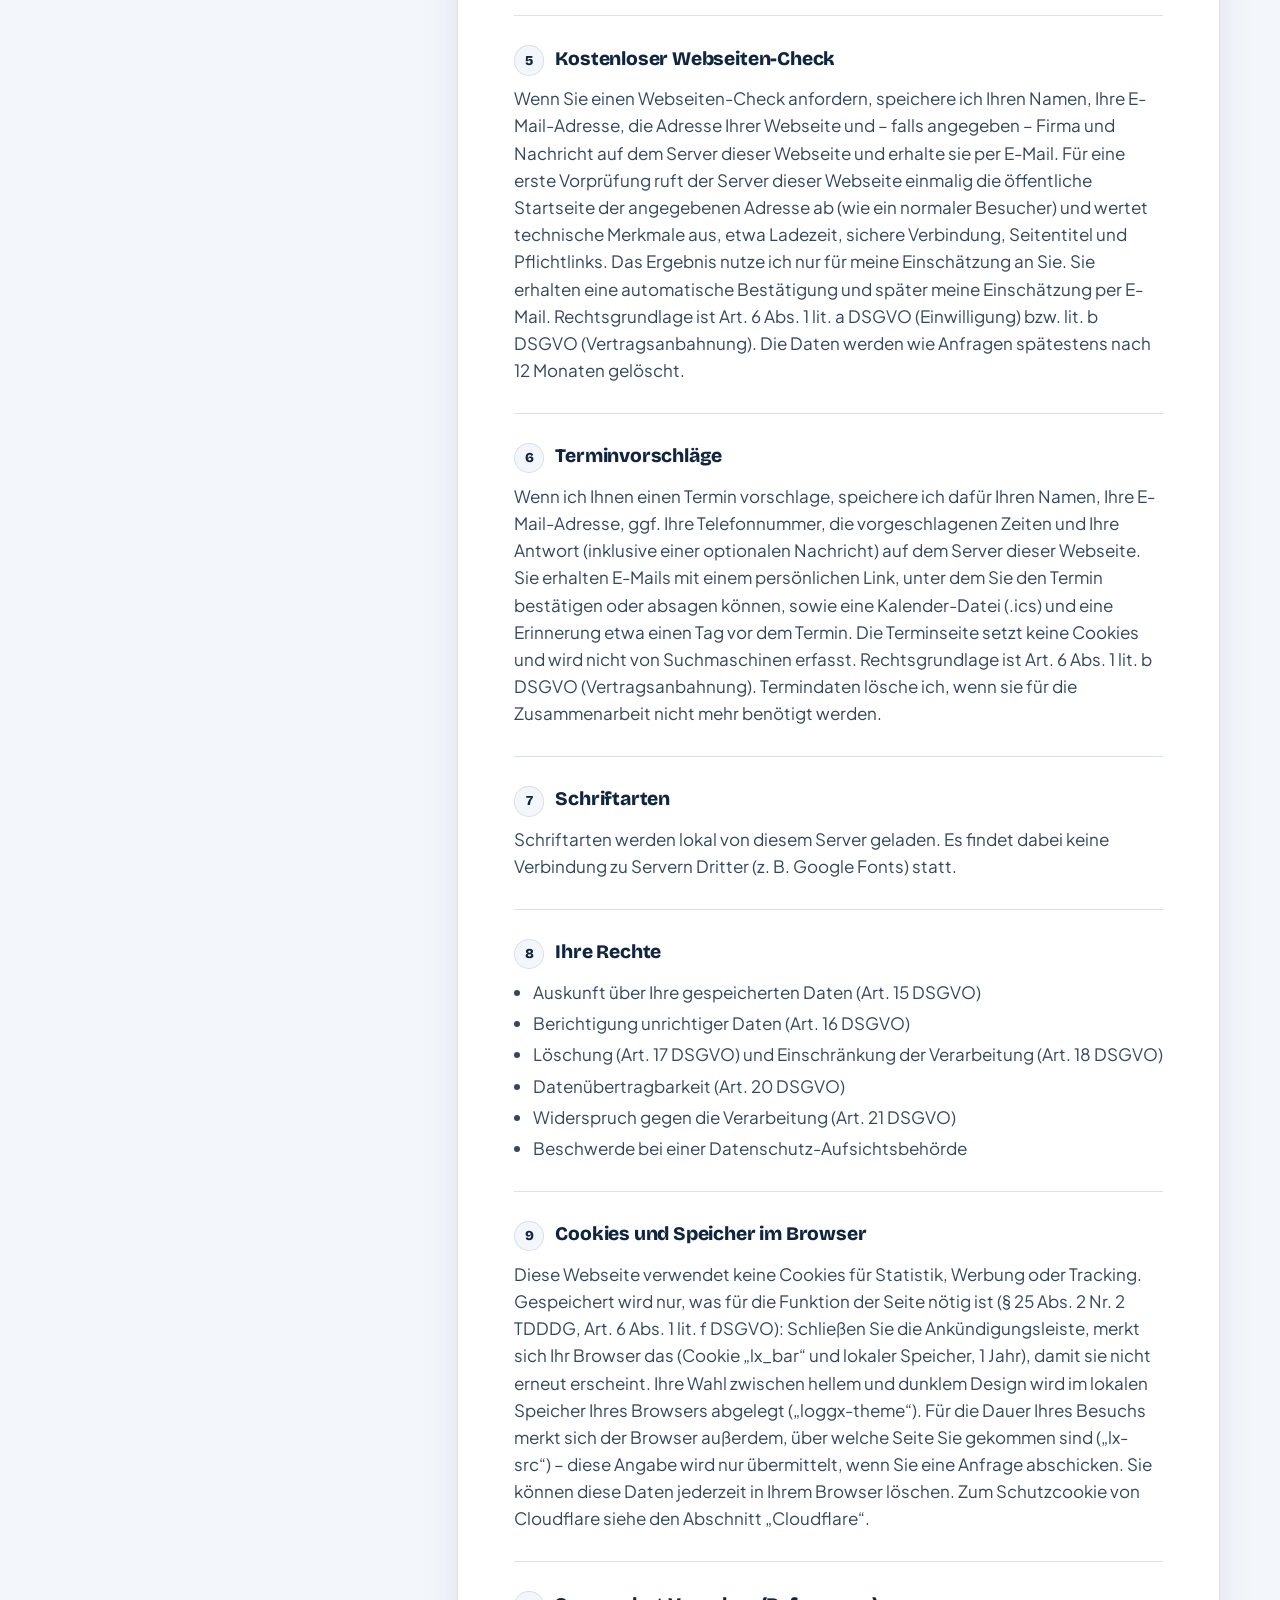
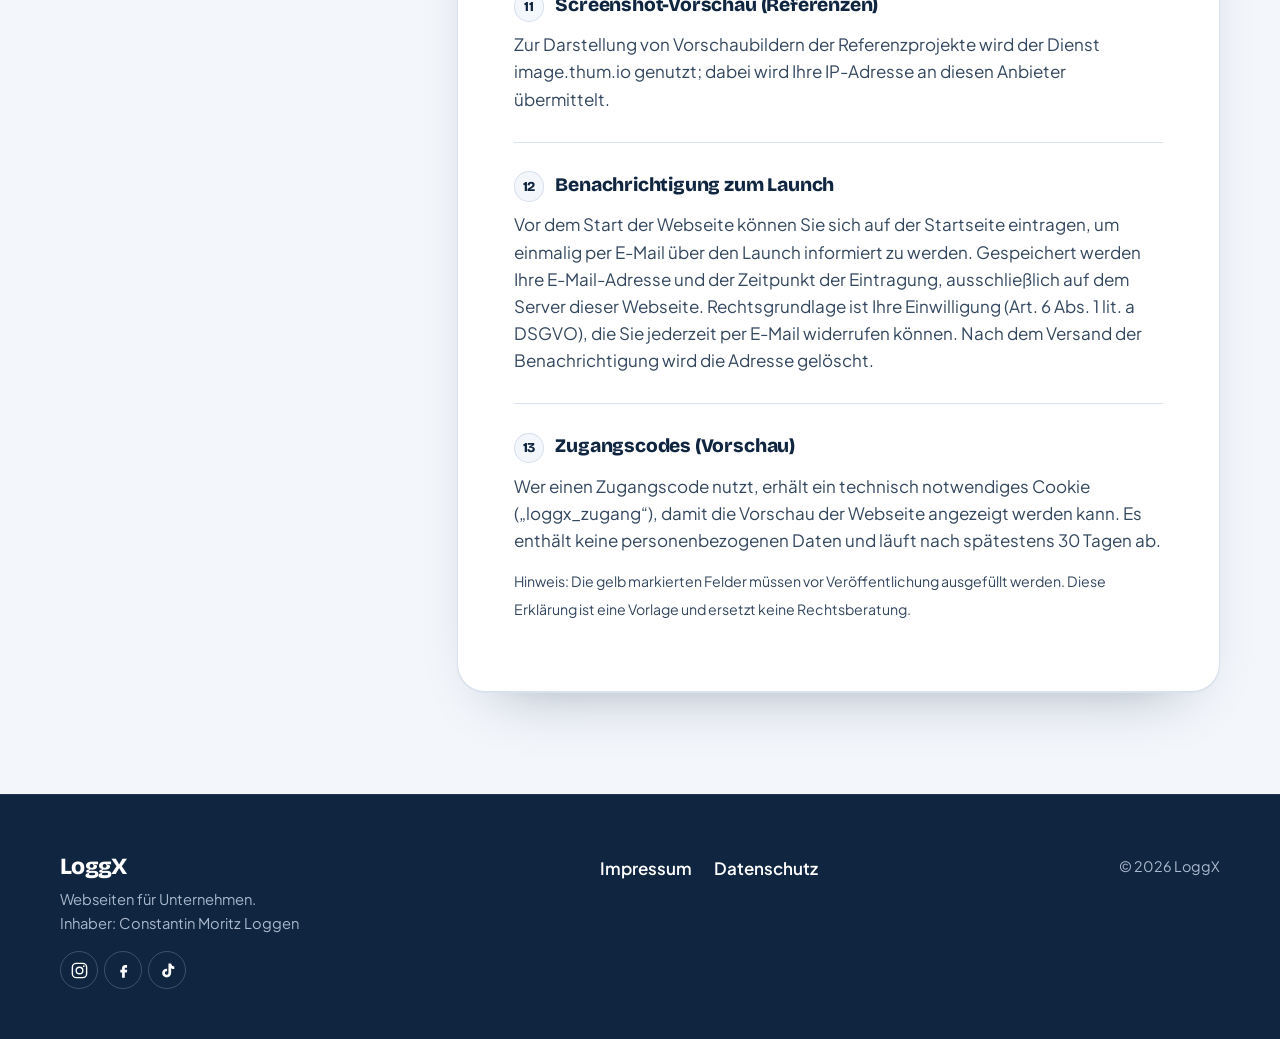
<file: datenschutz.html>
<!DOCTYPE html>
<html lang="de">
<head>
  <meta charset="UTF-8">
  <meta name="viewport" content="width=device-width, initial-scale=1.0">
  <title>Datenschutzerklärung – LoggX</title>
  <meta name="description" content="Datenschutzerklärung von LoggX: welche Daten beim Besuch von loggx.de und bei Anfragen über das Formular verarbeitet werden, wofür und welche Rechte Sie haben.">
  <meta name="robots" content="index, follow">
  <link rel="canonical" href="https://loggx.de/datenschutz">
  <link rel="stylesheet" href="css/style.css">
  <link rel="icon" href="favicon.svg" type="image/svg+xml">
  <link rel="icon" href="favicon-96.png" sizes="96x96" type="image/png">
  <link rel="apple-touch-icon" href="apple-touch-icon.png">
  <meta name="color-scheme" content="light dark">
  <script>
    /* Farbschema vor dem ersten Zeichnen setzen (verhindert Aufblitzen) */
    (function () {
      var t = null;
      try { t = localStorage.getItem("loggx-theme"); } catch (e) {}
      if (t !== "dark" && t !== "light") t = window.matchMedia && window.matchMedia("(prefers-color-scheme: dark)").matches ? "dark" : "light";
      document.documentElement.setAttribute("data-theme", t);
      document.documentElement.classList.add("js");
    })();
  </script>
</head>
<body class="page-sub">
  <header class="site-header is-scrolled" id="site-header">
    <div class="container header-inner">
      <a href="./" class="brand" aria-label="LoggX Startseite">
        <span class="brand-mark" aria-hidden="true">
          <svg viewBox="0 0 512 512" width="32" height="32"><rect width="512" height="512" rx="112" fill="currentColor"/><path d="M70 375V137H129V375ZM80 375V325H219V375Z" fill="#fff"/><path d="M225 375 294 257 225 137H294L332 226H333L370 137H442L372 256L442 375H370L333 284H333L294 375Z" fill="#FFD166"/></svg>
        </span>
        <span class="brand-name">LoggX</span>
      </a>
      <div class="header-actions">
        <button type="button" class="theme-toggle" id="theme-toggle" aria-label="Dunkelmodus einschalten" title="Hell/Dunkel umschalten">
          <svg class="i-sun" viewBox="0 0 24 24" aria-hidden="true"><circle cx="12" cy="12" r="4.2"/><path d="M12 2.5v2.2M12 19.3v2.2M4.6 4.6l1.6 1.6M17.8 17.8l1.6 1.6M2.5 12h2.2M19.3 12h2.2M4.6 19.4l1.6-1.6M17.8 6.2l1.6-1.6"/></svg>
          <svg class="i-moon" viewBox="0 0 24 24" aria-hidden="true"><path d="M20.5 14.2A8.5 8.5 0 0 1 9.8 3.5a8.5 8.5 0 1 0 10.7 10.7z"/></svg>
        </button>
      </div>
    </div>
  </header>

  <main class="legal">
    <div class="container legal-grid">
      <aside class="legal-side">
        <a href="./" class="legal-back">← Zurück zur Startseite</a>
        <p class="legal-kicker">Rechtliches</p>
        <h1>Datenschutz­erklärung</h1>
        <p class="legal-lead">Welche Daten beim Besuch dieser Webseite verarbeitet werden – und warum.</p>
        <nav class="legal-switch" aria-label="Rechtliche Seiten"><a href="impressum">Impressum</a><a href="datenschutz" aria-current="page">Datenschutz</a></nav>
      </aside>
      <article class="legal-card legal-numbered">

      <h2>Verantwortlicher</h2>
      <p>
        LoggX, Inhaber Constantin Moritz Loggen<br>
        <span data-cms="street">Zum Himmelreich 5</span>, <span data-cms="city">49082 Osnabrück</span><br>
        E-Mail: <span data-cms="email">constantinloggen@icloud.com</span>
      </p>

      <h2>Hosting und Server-Logfiles</h2>
      <p>
        Beim Aufruf dieser Webseite verarbeitet der Hosting-Anbieter
        <span class="placeholder" data-cms="hoster">Name und Anschrift des Hosters</span> automatisch Informationen wie
        IP-Adresse, Datum und Uhrzeit des Zugriffs, aufgerufene Seite und Browsertyp. Die Verarbeitung
        erfolgt auf Grundlage von Art. 6 Abs. 1 lit. f DSGVO zur sicheren und stabilen Bereitstellung der Webseite.
      </p>

      <h2>Cloudflare (Sicherheit und schnelle Auslieferung)</h2>
      <p>
        Diese Webseite nutzt den Dienst Cloudflare der Cloudflare, Inc., 101 Townsend St., San Francisco, CA 94107, USA.
        Alle Aufrufe der Webseite laufen über die Server von Cloudflare. Cloudflare schützt die Seite vor Angriffen
        und missbräuchlichen Zugriffen, stellt die verschlüsselte Verbindung (HTTPS) bereit und speichert Dateien wie
        Bilder, Schriften und Programmcode zwischen, damit die Seite schneller lädt. Dabei verarbeitet Cloudflare
        technische Verbindungsdaten wie IP-Adresse, Datum und Uhrzeit, aufgerufene Adresse, Browserkennung und die
        Herkunftsseite. Zum Erkennen automatisierter Zugriffe kann Cloudflare ein technisch notwendiges Cookie
        (z.&nbsp;B. „__cf_bm“, Laufzeit 30 Minuten) setzen.
      </p>
      <p>
        Rechtsgrundlage ist Art.&nbsp;6 Abs.&nbsp;1 lit.&nbsp;f DSGVO: Ich habe ein berechtigtes Interesse an einer sicheren,
        stabilen und schnellen Webseite; für das Cookie gilt §&nbsp;25 Abs.&nbsp;2 Nr.&nbsp;2 TDDDG. Mit Cloudflare besteht ein
        Vertrag zur Auftragsverarbeitung. Dabei können Daten in die USA übermittelt werden. Cloudflare ist nach dem
        EU-US Data Privacy Framework zertifiziert, für das die EU-Kommission ein angemessenes Datenschutzniveau festgestellt hat
        (Art.&nbsp;45 DSGVO); ergänzend gelten die Standardvertragsklauseln der EU-Kommission. Mehr dazu in der
        Datenschutzerklärung von Cloudflare: <a href="https://www.cloudflare.com/de-de/privacypolicy/" rel="noopener" target="_blank">cloudflare.com/privacypolicy</a>.
      </p>

      <h2>Kontaktformular und E-Mail</h2>
      <p>
        Wenn Sie mich über das Anfrageformular oder per E-Mail kontaktieren, werden Ihre Angaben
        (Name, E-Mail-Adresse und – falls angegeben – Telefon, Firma, Ort, Ihre Auswahl im Formular und Ihre Nachricht)
        zur Bearbeitung der Anfrage auf dem Server dieser Webseite gespeichert und mir per E-Mail zugestellt.
        Sie erhalten eine automatische Bestätigung an die angegebene E-Mail-Adresse. Zusätzlich speichere ich,
        über welchen Weg Sie auf die Seite gekommen sind (z.&nbsp;B. Google oder Instagram) und mit welchem Gerätetyp,
        um mein Angebot zu verbessern. Die Paket-Empfehlung im Formular ist nur eine unverbindliche Einschätzung.
        Rechtsgrundlage ist Art. 6 Abs. 1 lit. b DSGVO (Vertragsanbahnung) bzw. lit. a DSGVO (Einwilligung).
        Anfragen ohne Auftrag werden spätestens nach 12 Monaten gelöscht, sofern keine gesetzlichen
        Aufbewahrungspflichten entgegenstehen.
      </p>

      <h2>Kostenloser Webseiten-Check</h2>
      <p>
        Wenn Sie einen Webseiten-Check anfordern, speichere ich Ihren Namen, Ihre E-Mail-Adresse, die Adresse Ihrer Webseite
        und – falls angegeben – Firma und Nachricht auf dem Server dieser Webseite und erhalte sie per E-Mail. Für eine erste
        Vorprüfung ruft der Server dieser Webseite einmalig die öffentliche Startseite der angegebenen Adresse ab (wie ein normaler
        Besucher) und wertet technische Merkmale aus, etwa Ladezeit, sichere Verbindung, Seitentitel und Pflichtlinks. Das Ergebnis
        nutze ich nur für meine Einschätzung an Sie. Sie erhalten eine automatische Bestätigung und später meine Einschätzung per E-Mail.
        Rechtsgrundlage ist Art. 6 Abs. 1 lit. a DSGVO (Einwilligung) bzw. lit. b DSGVO (Vertragsanbahnung).
        Die Daten werden wie Anfragen spätestens nach 12 Monaten gelöscht.
      </p>

      <h2>Terminvorschläge</h2>
      <p>
        Wenn ich Ihnen einen Termin vorschlage, speichere ich dafür Ihren Namen, Ihre E-Mail-Adresse, ggf. Ihre Telefonnummer,
        die vorgeschlagenen Zeiten und Ihre Antwort (inklusive einer optionalen Nachricht) auf dem Server dieser Webseite.
        Sie erhalten E-Mails mit einem persönlichen Link, unter dem Sie den Termin bestätigen oder absagen können, sowie
        eine Kalender-Datei (.ics) und eine Erinnerung etwa einen Tag vor dem Termin. Die Terminseite setzt keine Cookies
        und wird nicht von Suchmaschinen erfasst. Rechtsgrundlage ist Art. 6 Abs. 1 lit. b DSGVO (Vertragsanbahnung).
        Termindaten lösche ich, wenn sie für die Zusammenarbeit nicht mehr benötigt werden.
      </p>

      <h2>Schriftarten</h2>
      <p>
        Schriftarten werden lokal von diesem Server geladen. Es findet
        dabei keine Verbindung zu Servern Dritter (z.&nbsp;B. Google Fonts) statt.
      </p>

      <h2>Ihre Rechte</h2>
      <ul>
        <li>Auskunft über Ihre gespeicherten Daten (Art. 15 DSGVO)</li>
        <li>Berichtigung unrichtiger Daten (Art. 16 DSGVO)</li>
        <li>Löschung (Art. 17 DSGVO) und Einschränkung der Verarbeitung (Art. 18 DSGVO)</li>
        <li>Datenübertragbarkeit (Art. 20 DSGVO)</li>
        <li>Widerspruch gegen die Verarbeitung (Art. 21 DSGVO)</li>
        <li>Beschwerde bei einer Datenschutz-Aufsichtsbehörde</li>
      </ul>

      <h2>Cookies und Speicher im Browser</h2>
      <p>
        Diese Webseite verwendet keine Cookies für Statistik, Werbung oder Tracking. Gespeichert wird nur, was für die
        Funktion der Seite nötig ist (§&nbsp;25 Abs.&nbsp;2 Nr.&nbsp;2 TDDDG, Art.&nbsp;6 Abs.&nbsp;1 lit.&nbsp;f DSGVO):
        Schließen Sie die Ankündigungsleiste, merkt sich Ihr Browser das (Cookie „lx_bar“ und lokaler Speicher, 1 Jahr),
        damit sie nicht erneut erscheint. Ihre Wahl zwischen hellem und dunklem Design wird im lokalen Speicher Ihres
        Browsers abgelegt („loggx-theme“). Für die Dauer Ihres Besuchs merkt sich der Browser außerdem, über welche
        Seite Sie gekommen sind („lx-src“) – diese Angabe wird nur übermittelt, wenn Sie eine Anfrage abschicken.
        Sie können diese Daten jederzeit in Ihrem Browser löschen. Zum Schutzcookie von Cloudflare siehe den Abschnitt
        „Cloudflare“.
      </p>
      <div data-cms-if="stats_text"><p data-cms="stats_text"><span class="placeholder">Falls ein Statistik-Tool (z. B. Google Analytics, Matomo) eingesetzt wird, hier Anbieter, Zweck und Speicherdauer ergänzen.</span></p></div>

      <div data-cms-if="stats_on">
      <h2>Besucherstatistik ohne Cookies</h2>
      <p>
        Um zu verstehen, wie diese Webseite genutzt wird, zähle ich Seitenaufrufe direkt auf dem Server dieser Webseite –
        ohne Cookies und ohne Dienste Dritter. Erfasst werden die aufgerufene Seite, die Herkunftsseite (z.&nbsp;B. eine
        Suchmaschine), der Gerätetyp (Handy, Tablet oder Computer), Betriebssystem und Browser, die Uhrzeit des Aufrufs sowie
        der ungefähre Standort (Land und Stadt), den Cloudflare aus der IP-Adresse ableitet und an diese Webseite weitergibt.
        Ihr Browser meldet zusätzlich, welche Abschnitte der Seite angezeigt wurden, auf welche wichtigen Schaltflächen
        geklickt wurde (z.&nbsp;B. „Paket anfragen“) und wie lange die Seite geöffnet war – ohne Bezug zu Ihrer Person
        und ohne Inhalte, die Sie eingeben. IP-Adressen werden nicht gespeichert: Um Besucher
        voneinander zu unterscheiden, wird für jeden Tag ein anonymer Prüfwert aus IP-Adresse, Browserkennung und einem
        täglich neuen Zufallswert gebildet. Der Zufallswert wird nach einem Tag verworfen, ein Wiedererkennen ist dadurch
        nicht möglich. Sendet Ihr Browser „Do Not Track“ oder „Global Privacy Control“, werden Sie nicht gezählt.
        Rechtsgrundlage ist Art.&nbsp;6 Abs.&nbsp;1 lit.&nbsp;f DSGVO (berechtigtes Interesse an einer bedarfsgerechten
        Gestaltung der Webseite). Die zusammengefassten Zahlen werden nach 14 Monaten gelöscht. Zusätzlich wird für höchstens
        3 Tage eine Liste der letzten Besuche geführt (aufgerufene Seiten, Herkunft, Gerätetyp, ungefährer Standort und
        Verweildauer, ohne IP-Adresse), danach wird sie automatisch gelöscht.
      </p>
      </div>

      <div data-cms-if="thumio">
      <h2>Screenshot-Vorschau (Referenzen)</h2>
      <p>
        Zur Darstellung von Vorschaubildern der Referenzprojekte wird der Dienst image.thum.io genutzt; dabei wird
        Ihre IP-Adresse an diesen Anbieter übermittelt.
      </p>
      </div>

      <h2>Benachrichtigung zum Launch</h2>
      <p>
        Vor dem Start der Webseite können Sie sich auf der Startseite eintragen, um einmalig per E-Mail über den Launch
        informiert zu werden. Gespeichert werden Ihre E-Mail-Adresse und der Zeitpunkt der Eintragung, ausschließlich
        auf dem Server dieser Webseite. Rechtsgrundlage ist Ihre Einwilligung (Art. 6 Abs. 1 lit. a DSGVO), die Sie
        jederzeit per E-Mail widerrufen können. Nach dem Versand der Benachrichtigung wird die Adresse gelöscht.
      </p>

      <h2>Zugangscodes (Vorschau)</h2>
      <p>
        Wer einen Zugangscode nutzt, erhält ein technisch notwendiges Cookie („loggx_zugang“), damit die Vorschau der
        Webseite angezeigt werden kann. Es enthält keine personenbezogenen Daten und läuft nach spätestens 30 Tagen ab.
      </p>

      <p data-placeholder-note><small>Hinweis: Die gelb markierten Felder müssen vor Veröffentlichung ausgefüllt werden. Diese Erklärung ist eine Vorlage und ersetzt keine Rechtsberatung.</small></p>
      </article>
    </div>
  </main>

  <footer class="site-footer">
    <div class="container footer-inner">
      <div class="footer-brand">
        <span class="brand-name">LoggX</span>
        <p>Webseiten für Unternehmen.<br>Inhaber: Constantin Moritz Loggen</p>
        <div class="footer-social"><a class="soc" href="https://www.instagram.com/loggx.de/" target="_blank" rel="noopener me" aria-label="LoggX auf Instagram" title="Instagram"><svg viewBox="0 0 24 24" aria-hidden="true"><rect x="3" y="3" width="18" height="18" rx="5"/><circle cx="12" cy="12" r="4.2"/><circle cx="17.4" cy="6.6" r="1.1" class="fill"/></svg></a><a class="soc" href="https://www.facebook.com/profile.php?id=61595641652378" target="_blank" rel="noopener me" aria-label="LoggX auf Facebook" title="Facebook"><svg viewBox="0 0 24 24" aria-hidden="true"><path d="M14 8.5h2.5V5H14c-2.2 0-3.8 1.7-3.8 3.9V11H8v3.4h2.2V21h3.4v-6.6h2.6l.5-3.4h-3.1V9.2c0-.4.3-.7.7-.7z" class="fill"/></svg></a><a class="soc" href="https://www.tiktok.com/@loggx.de" target="_blank" rel="noopener me" aria-label="LoggX auf TikTok" title="TikTok"><svg viewBox="0 0 24 24" aria-hidden="true"><path d="M16.6 3c.4 2.2 1.8 3.7 4 3.9v3.3c-1.5 0-2.9-.4-4-1.2v6.1c0 3.2-2.6 5.6-5.7 5.6S5.2 18.3 5.2 15.2c0-3.3 2.9-5.9 6.3-5.5v3.4c-1.3-.4-2.8.5-2.8 2.1 0 1.2.9 2.2 2.2 2.2s2.3-1 2.3-2.4V3z" class="fill"/></svg></a></div>
      </div>
      <nav class="footer-nav" aria-label="Rechtliches">
        <a href="impressum">Impressum</a>
        <a href="datenschutz">Datenschutz</a>
      </nav>
      <p class="footer-copy">© <span id="year"></span> LoggX</p>
    </div>
  </footer>
  <script src="js/vendor/gsap.min.js" defer></script>
  <script src="js/vendor/lenis.min.js" defer></script>
  <script src="js/effects.js" defer></script>
  <script src="js/main.js" defer></script>
</body>
</html>
</file>
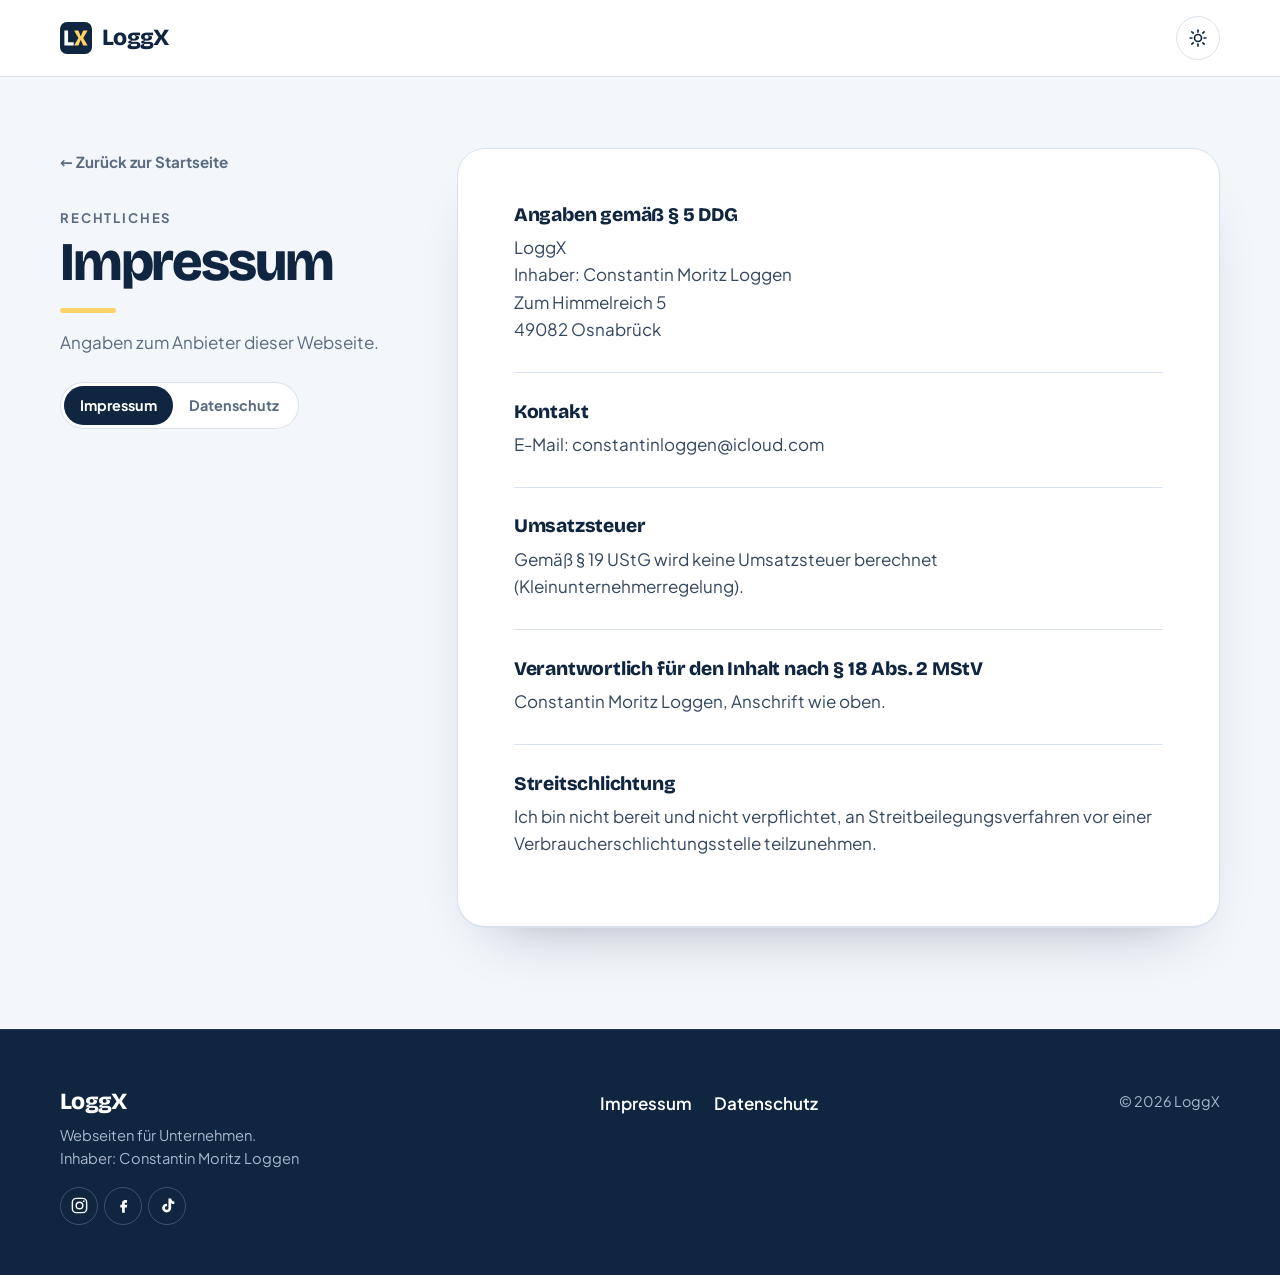
<file: impressum.html>
<!DOCTYPE html>
<html lang="de">
<head>
  <meta charset="UTF-8">
  <meta name="viewport" content="width=device-width, initial-scale=1.0">
  <title>Impressum – LoggX Webdesign | Constantin Moritz Loggen</title>
  <meta name="description" content="Impressum von LoggX – Webseiten für Unternehmen. Anbieter: Constantin Moritz Loggen, Kontakt, Angaben nach § 5 DDG, Verantwortlicher nach MStV und Streitschlichtung.">
  <meta name="robots" content="index, follow">
  <link rel="canonical" href="https://loggx.de/impressum">
  <link rel="stylesheet" href="css/style.css">
  <link rel="icon" href="favicon.svg" type="image/svg+xml">
  <link rel="icon" href="favicon-96.png" sizes="96x96" type="image/png">
  <link rel="apple-touch-icon" href="apple-touch-icon.png">
  <meta name="color-scheme" content="light dark">
  <script>
    /* Farbschema vor dem ersten Zeichnen setzen (verhindert Aufblitzen) */
    (function () {
      var t = null;
      try { t = localStorage.getItem("loggx-theme"); } catch (e) {}
      if (t !== "dark" && t !== "light") t = window.matchMedia && window.matchMedia("(prefers-color-scheme: dark)").matches ? "dark" : "light";
      document.documentElement.setAttribute("data-theme", t);
      document.documentElement.classList.add("js");
    })();
  </script>
</head>
<body class="page-sub">
  <header class="site-header is-scrolled" id="site-header">
    <div class="container header-inner">
      <a href="./" class="brand" aria-label="LoggX Startseite">
        <span class="brand-mark" aria-hidden="true">
          <svg viewBox="0 0 512 512" width="32" height="32"><rect width="512" height="512" rx="112" fill="currentColor"/><path d="M70 375V137H129V375ZM80 375V325H219V375Z" fill="#fff"/><path d="M225 375 294 257 225 137H294L332 226H333L370 137H442L372 256L442 375H370L333 284H333L294 375Z" fill="#FFD166"/></svg>
        </span>
        <span class="brand-name">LoggX</span>
      </a>
      <div class="header-actions">
        <button type="button" class="theme-toggle" id="theme-toggle" aria-label="Dunkelmodus einschalten" title="Hell/Dunkel umschalten">
          <svg class="i-sun" viewBox="0 0 24 24" aria-hidden="true"><circle cx="12" cy="12" r="4.2"/><path d="M12 2.5v2.2M12 19.3v2.2M4.6 4.6l1.6 1.6M17.8 17.8l1.6 1.6M2.5 12h2.2M19.3 12h2.2M4.6 19.4l1.6-1.6M17.8 6.2l1.6-1.6"/></svg>
          <svg class="i-moon" viewBox="0 0 24 24" aria-hidden="true"><path d="M20.5 14.2A8.5 8.5 0 0 1 9.8 3.5a8.5 8.5 0 1 0 10.7 10.7z"/></svg>
        </button>
      </div>
    </div>
  </header>

  <main class="legal">
    <div class="container legal-grid">
      <aside class="legal-side">
        <a href="./" class="legal-back">← Zurück zur Startseite</a>
        <p class="legal-kicker">Rechtliches</p>
        <h1>Impressum</h1>
        <p class="legal-lead">Angaben zum Anbieter dieser Webseite.</p>
        <nav class="legal-switch" aria-label="Rechtliche Seiten"><a href="impressum" aria-current="page">Impressum</a><a href="datenschutz">Datenschutz</a></nav>
      </aside>
      <article class="legal-card">

      <h2>Angaben gemäß § 5 DDG</h2>
      <p>
        LoggX<br>
        Inhaber: Constantin Moritz Loggen<br>
        <span data-cms="street">Zum Himmelreich 5</span><br>
        <span data-cms="city">49082 Osnabrück</span>
      </p>

      <h2>Kontakt</h2>
      <p>
        <span data-phone-line>Telefon: <span class="placeholder" data-cms="phone">+49 (0) 000 000 00 00</span><br></span>
        E-Mail: <span data-cms="email">constantinloggen@icloud.com</span>
      </p>

      <div data-cms-if="tax_number">
      <h2>Steuernummer</h2>
      <p>Steuernummer: <span class="placeholder" data-cms="tax_number">00/000/00000</span><br>
      Zuständiges Finanzamt: <span data-cms="tax_office">Osnabrück</span></p>
      </div>

      <h2>Umsatzsteuer</h2>
      <p>Gemäß § 19 UStG wird keine Umsatzsteuer berechnet (Kleinunternehmerregelung).</p>

      <h2>Verantwortlich für den Inhalt nach § 18 Abs. 2 MStV</h2>
      <p>Constantin Moritz Loggen, Anschrift wie oben.</p>

      <h2>Streitschlichtung</h2>
      <p>
        Ich bin nicht bereit und nicht verpflichtet, an Streitbeilegungsverfahren vor einer
        Verbraucherschlichtungsstelle teilzunehmen.
      </p>

      <p data-placeholder-note><small>Hinweis: Die gelb markierten Felder müssen vor Veröffentlichung ausgefüllt werden. Dieses Impressum ist eine Vorlage und ersetzt keine Rechtsberatung.</small></p>
      </article>
    </div>
  </main>

  <footer class="site-footer">
    <div class="container footer-inner">
      <div class="footer-brand">
        <span class="brand-name">LoggX</span>
        <p>Webseiten für Unternehmen.<br>Inhaber: Constantin Moritz Loggen</p>
        <div class="footer-social"><a class="soc" href="https://www.instagram.com/loggx.de/" target="_blank" rel="noopener me" aria-label="LoggX auf Instagram" title="Instagram"><svg viewBox="0 0 24 24" aria-hidden="true"><rect x="3" y="3" width="18" height="18" rx="5"/><circle cx="12" cy="12" r="4.2"/><circle cx="17.4" cy="6.6" r="1.1" class="fill"/></svg></a><a class="soc" href="https://www.facebook.com/profile.php?id=61595641652378" target="_blank" rel="noopener me" aria-label="LoggX auf Facebook" title="Facebook"><svg viewBox="0 0 24 24" aria-hidden="true"><path d="M14 8.5h2.5V5H14c-2.2 0-3.8 1.7-3.8 3.9V11H8v3.4h2.2V21h3.4v-6.6h2.6l.5-3.4h-3.1V9.2c0-.4.3-.7.7-.7z" class="fill"/></svg></a><a class="soc" href="https://www.tiktok.com/@loggx.de" target="_blank" rel="noopener me" aria-label="LoggX auf TikTok" title="TikTok"><svg viewBox="0 0 24 24" aria-hidden="true"><path d="M16.6 3c.4 2.2 1.8 3.7 4 3.9v3.3c-1.5 0-2.9-.4-4-1.2v6.1c0 3.2-2.6 5.6-5.7 5.6S5.2 18.3 5.2 15.2c0-3.3 2.9-5.9 6.3-5.5v3.4c-1.3-.4-2.8.5-2.8 2.1 0 1.2.9 2.2 2.2 2.2s2.3-1 2.3-2.4V3z" class="fill"/></svg></a></div>
      </div>
      <nav class="footer-nav" aria-label="Rechtliches">
        <a href="impressum">Impressum</a>
        <a href="datenschutz">Datenschutz</a>
      </nav>
      <p class="footer-copy">© <span id="year"></span> LoggX</p>
    </div>
  </footer>
  <script src="js/vendor/gsap.min.js" defer></script>
  <script src="js/vendor/lenis.min.js" defer></script>
  <script src="js/effects.js" defer></script>
  <script src="js/main.js" defer></script>
</body>
</html>
</file>
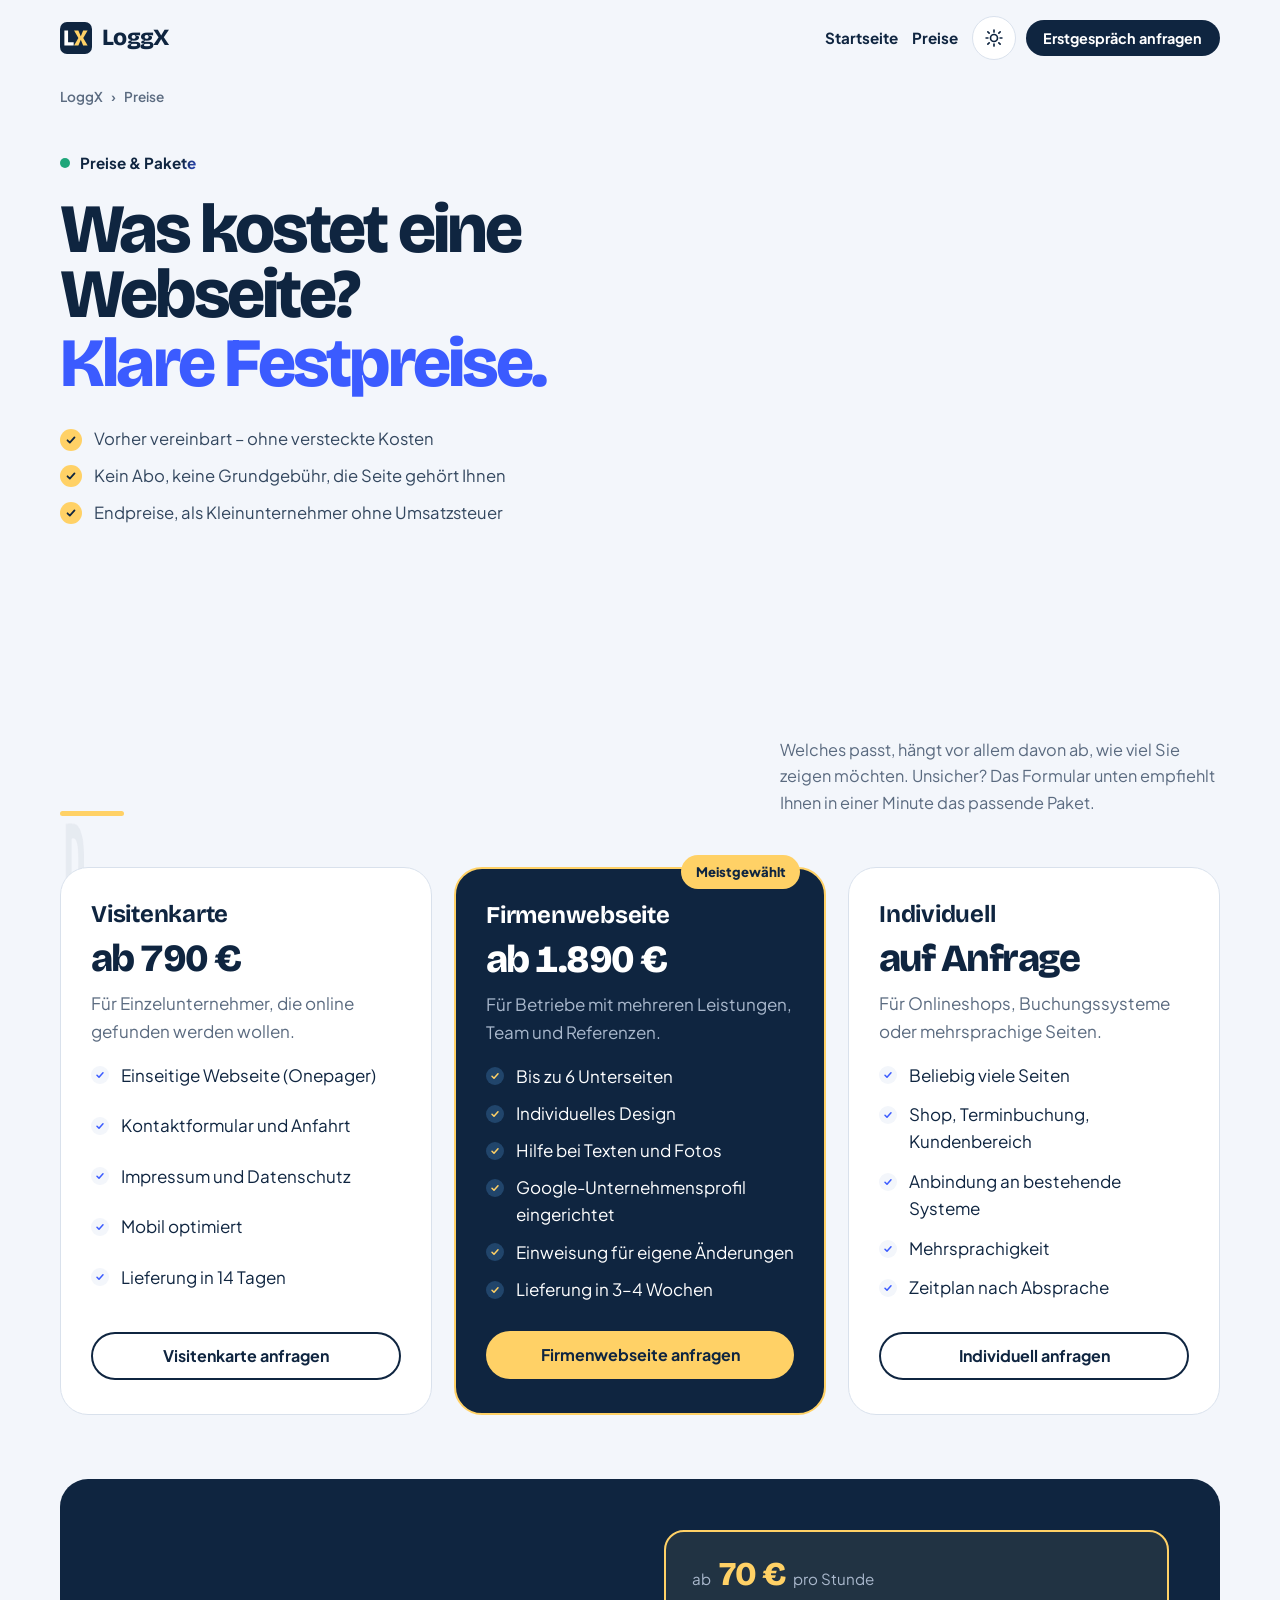
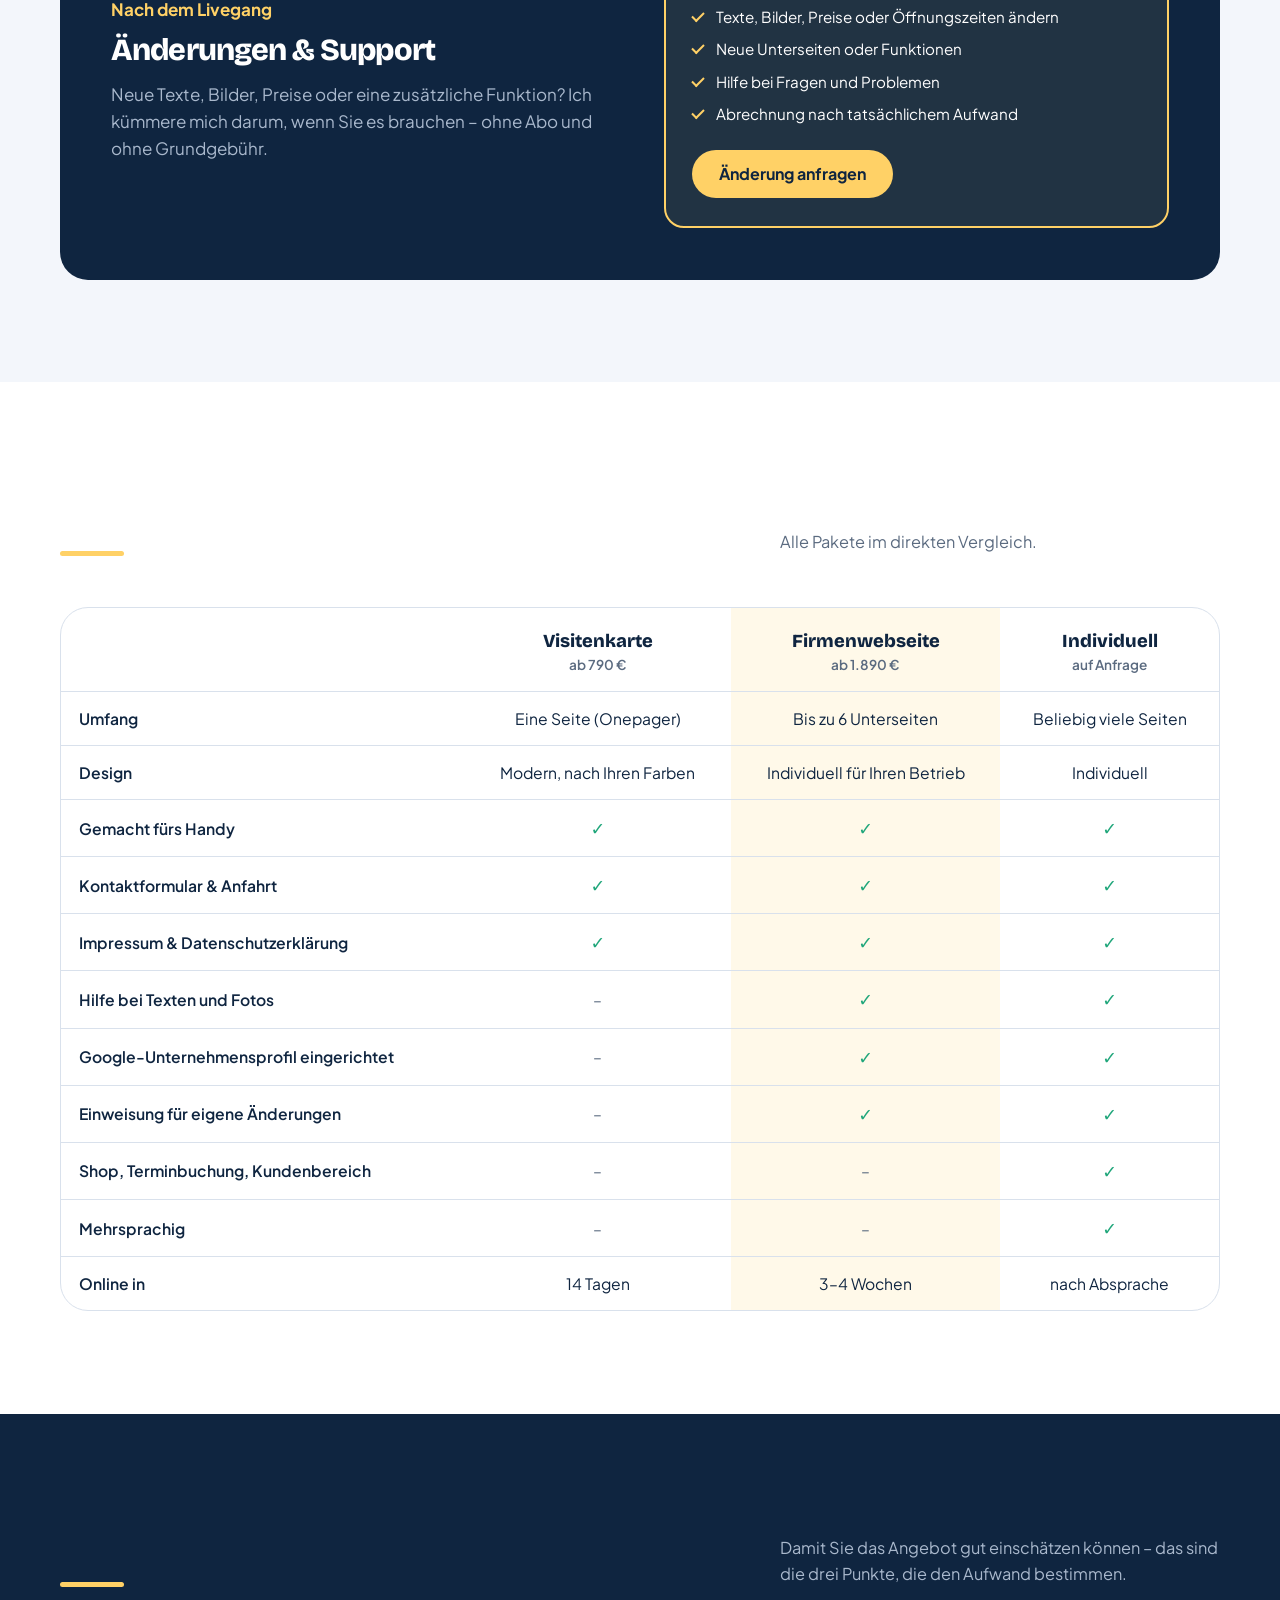
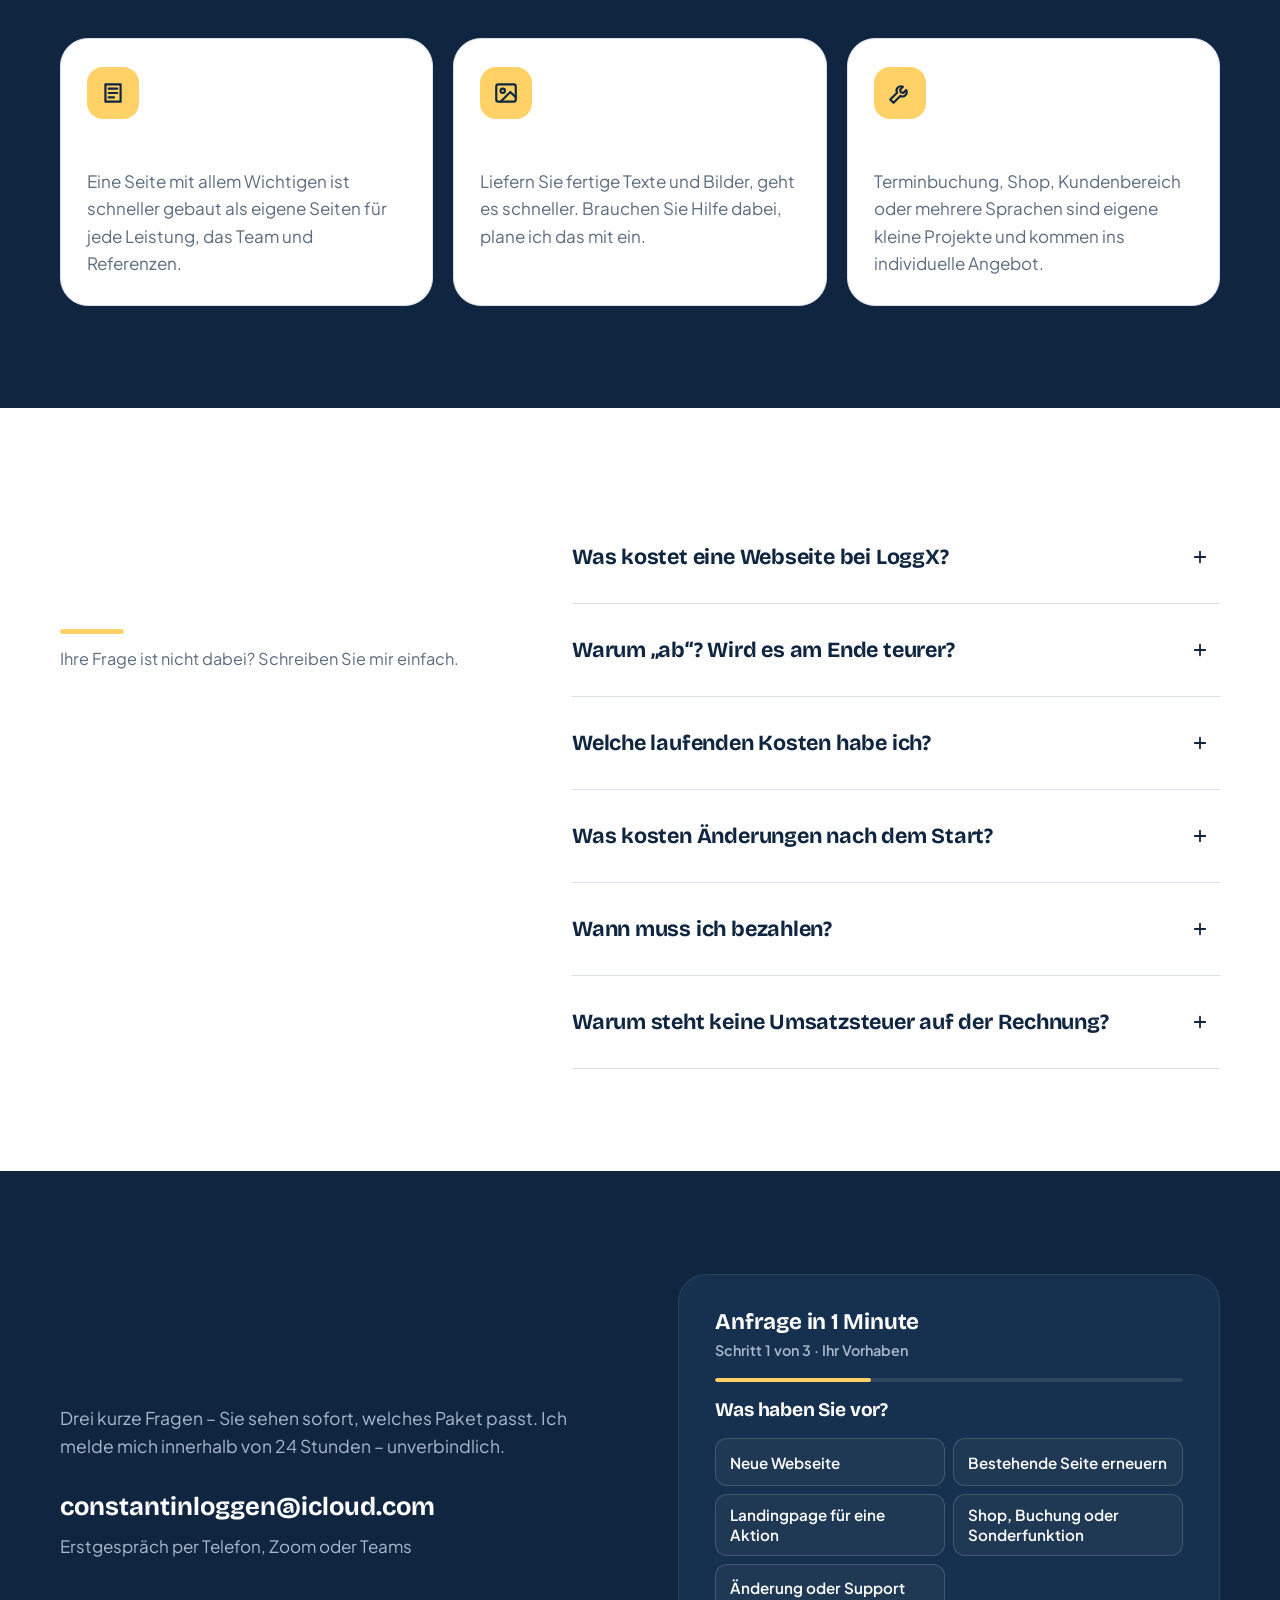
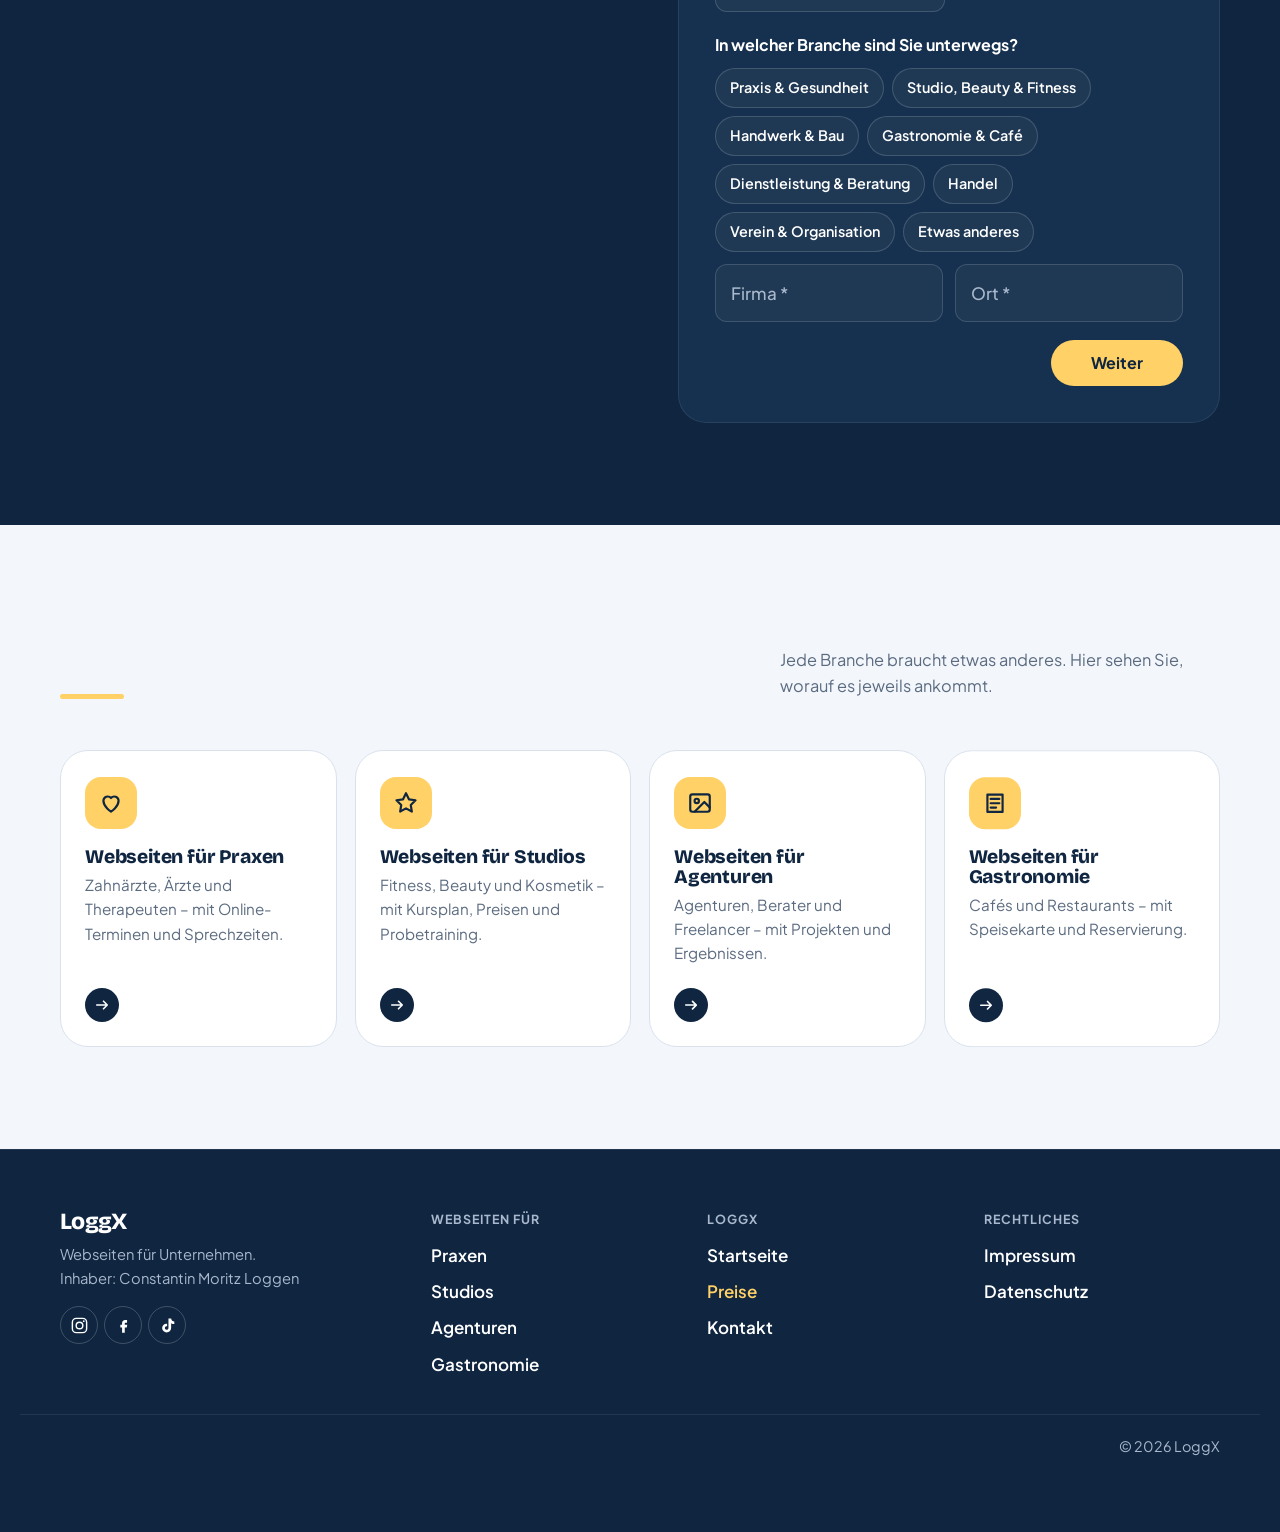
<file: preise.html>
<!DOCTYPE html>
<html lang="de">
<head>
  <meta charset="UTF-8">
  <meta name="viewport" content="width=device-width, initial-scale=1.0">
  <title>Was kostet eine Webseite? Festpreise ab 790 € | LoggX</title>
  <meta name="description" content="Webseite erstellen lassen – was kostet das? Alle Pakete von LoggX im Detail: Visitenkarte ab 790 €, Firmenwebseite ab 1.890 €, Änderungen ab 70 €/Std. Keine laufenden Kosten bei mir.">
  <meta name="robots" content="index, follow">
  <meta name="theme-color" content="#0F2540">
  <meta property="og:title" content="Was kostet eine Webseite? Festpreise ab 790 €">
  <meta property="og:description" content="Webseite erstellen lassen – was kostet das? Alle Pakete von LoggX im Detail: Visitenkarte ab 790 €, Firmenwebseite ab 1.890 €, Änderungen ab 70 €/Std. Keine laufenden Kosten bei mir.">
  <meta property="og:type" content="website">
  <meta property="og:site_name" content="LoggX">
  <meta property="og:url" content="https://loggx.de/preise">
  <meta property="og:image" content="https://loggx.de/img/og-loggx.png">
  <meta property="og:image:width" content="1200">
  <meta property="og:image:height" content="630">
  <meta name="twitter:card" content="summary_large_image">
  <link rel="canonical" href="https://loggx.de/preise">
  <link rel="preload" href="fonts/bricolage-grotesque-latin-standard-normal.woff2" as="font" type="font/woff2" crossorigin>
  <link rel="preload" href="fonts/plus-jakarta-sans-latin-wght-normal.woff2" as="font" type="font/woff2" crossorigin>
  <link rel="stylesheet" href="css/style.css">
  <link rel="icon" href="favicon.svg" type="image/svg+xml">
  <link rel="icon" href="favicon-96.png" sizes="96x96" type="image/png">
  <link rel="apple-touch-icon" href="apple-touch-icon.png">
  <meta name="color-scheme" content="light dark">
  <script type="application/ld+json">
{
  "@context": "https://schema.org",
  "@graph": [
    {
      "@type": "WebPage",
      "@id": "https://loggx.de/preise",
      "name": "Preise für Webseiten – LoggX",
      "url": "https://loggx.de/preise",
      "about": {
        "@id": "https://loggx.de/#firma"
      }
    },
    {
      "@type": "OfferCatalog",
      "name": "Webseiten-Pakete",
      "itemListElement": [
        {
          "@type": "Offer",
          "name": "Visitenkarte",
          "price": "790",
          "priceCurrency": "EUR",
          "description": "Einseitige Webseite (Onepager) mit Kontakt, Impressum und Datenschutz"
        },
        {
          "@type": "Offer",
          "name": "Firmenwebseite",
          "price": "1890",
          "priceCurrency": "EUR",
          "description": "Bis zu 6 Unterseiten, individuelles Design, Google-Unternehmensprofil"
        }
      ]
    },
    {
      "@type": "BreadcrumbList",
      "itemListElement": [
        {
          "@type": "ListItem",
          "position": 1,
          "name": "LoggX",
          "item": "https://loggx.de/"
        },
        {
          "@type": "ListItem",
          "position": 2,
          "name": "Preise",
          "item": "https://loggx.de/preise"
        }
      ]
    }
  ]
}
  </script>
  <script>
    (function () {
      var t = null;
      try { t = localStorage.getItem("loggx-theme"); } catch (e) {}
      if (t !== "dark" && t !== "light") t = window.matchMedia && window.matchMedia("(prefers-color-scheme: dark)").matches ? "dark" : "light";
      document.documentElement.setAttribute("data-theme", t);
      document.documentElement.classList.add("js");
    })();
  </script>
</head>
<body class="lp lp-branch">

  <a class="skip-link" href="#main">Zum Inhalt springen</a>

  <header class="site-header" id="site-header">
    <div class="scroll-progress" id="scroll-progress" aria-hidden="true"></div>
    <div class="container header-inner">
      <a href="./" class="brand" aria-label="LoggX – zur Startseite">
        <span class="brand-mark" aria-hidden="true">
          <svg viewBox="0 0 512 512" width="32" height="32"><rect width="512" height="512" rx="112" fill="currentColor"/><path d="M70 375V137H129V375ZM80 375V325H219V375Z" fill="#fff"/><path d="M225 375 294 257 225 137H294L332 226H333L370 137H442L372 256L442 375H370L333 284H333L294 375Z" fill="#FFD166"/></svg>
        </span>
        <span class="brand-name">LoggX</span>
      </a>
      <div class="header-actions">
        <a href="./" class="lp-home">Startseite</a>
        <a href="preise" class="lp-home">Preise</a>
        <button type="button" class="theme-toggle" id="theme-toggle" aria-label="Dunkelmodus einschalten" title="Hell/Dunkel umschalten">
          <svg class="i-sun" viewBox="0 0 24 24" aria-hidden="true"><circle cx="12" cy="12" r="4.2"/><path d="M12 2.5v2.2M12 19.3v2.2M4.6 4.6l1.6 1.6M17.8 17.8l1.6 1.6M2.5 12h2.2M19.3 12h2.2M4.6 19.4l1.6-1.6M17.8 6.2l1.6-1.6"/></svg>
          <svg class="i-moon" viewBox="0 0 24 24" aria-hidden="true"><path d="M20.5 14.2A8.5 8.5 0 0 1 9.8 3.5a8.5 8.5 0 1 0 10.7 10.7z"/></svg>
        </button>
        <a href="#anfrage" class="btn btn-primary btn-small lp-head-cta" data-track="lp-cta"><span>Erstgespräch anfragen</span></a>
      </div>
    </div>
  </header>

  <main id="main" data-page="preise">
    <nav class="crumbs container" aria-label="Brotkrumen"><a href="./">LoggX</a><span aria-hidden="true">›</span><span>Preise</span></nav>

    <section class="hero hero-slim" id="top">
      <div class="container">
        <div class="hero-copy">
          <p class="hero-kicker" data-hero-in><span class="shiny-text">Preise &amp; Pakete</span></p>
          <h1 class="hero-title" aria-label="Was kostet eine Webseite? Klare Festpreise.">
            <span class="line" aria-hidden="true"><span class="line-in">Was kostet eine Webseite?</span></span>
            <span class="line" aria-hidden="true"><span class="line-in lp-accent">Klare Festpreise.</span></span>
          </h1>
          <ul class="lp-checks" data-hero-in>
            <li>Vorher vereinbart – ohne versteckte Kosten</li>
            <li>Kein Abo, keine Grundgebühr, die Seite gehört Ihnen</li>
            <li>Endpreise, als Kleinunternehmer ohne Umsatzsteuer</li>
          </ul>
        </div>
      </div>
    </section>

    <section class="section section-paper" id="pakete">
      <div class="container">
        <div class="section-head reveal">
          <h2>Die Pakete</h2>
          <p>Welches passt, hängt vor allem davon ab, wie viel Sie zeigen möchten. Unsicher? Das Formular unten empfiehlt Ihnen in einer Minute das passende Paket.</p>
        </div>
        <div class="pricing">
          <article class="plan spotlight reveal">
            <h3>Visitenkarte</h3>
            <p class="plan-price">ab <span class="count" data-to="790" data-cms="price_visit">790</span>&nbsp;€</p>
            <p class="plan-for">Für Einzelunternehmer, die online gefunden werden wollen.</p>
            <ul class="plan-list">
              <li>Einseitige Webseite (Onepager)</li>
              <li>Kontaktformular und Anfahrt</li>
              <li>Impressum und Datenschutz</li>
              <li>Mobil optimiert</li>
              <li>Lieferung in <span data-cms="time_visit">14 Tagen</span></li>
            </ul>
            <a href="#anfrage" class="btn btn-ghost btn-block" data-plan="Visitenkarte"><span>Visitenkarte anfragen</span></a>
          </article>

          <article class="plan spotlight reveal plan-featured">
            <span class="plan-badge">Meistgewählt</span>
            <h3>Firmenwebseite</h3>
            <p class="plan-price">ab <span class="count" data-to="1890" data-format="de" data-cms="price_firm">1.890</span>&nbsp;€</p>
            <p class="plan-for">Für Betriebe mit mehreren Leistungen, Team und Referenzen.</p>
            <ul class="plan-list">
              <li>Bis zu 6 Unterseiten</li>
              <li>Individuelles Design</li>
              <li>Hilfe bei Texten und Fotos</li>
              <li>Google-Unternehmensprofil eingerichtet</li>
              <li>Einweisung für eigene Änderungen</li>
              <li>Lieferung in <span data-cms="time_firm">3–4 Wochen</span></li>
            </ul>
            <a href="#anfrage" class="btn btn-yellow btn-block" data-plan="Firmenwebseite"><span>Firmenwebseite anfragen</span></a>
          </article>

          <article class="plan spotlight reveal">
            <h3>Individuell</h3>
            <p class="plan-price">auf Anfrage</p>
            <p class="plan-for">Für Onlineshops, Buchungssysteme oder mehrsprachige Seiten.</p>
            <ul class="plan-list">
              <li>Beliebig viele Seiten</li>
              <li>Shop, Terminbuchung, Kundenbereich</li>
              <li>Anbindung an bestehende Systeme</li>
              <li>Mehrsprachigkeit</li>
              <li>Zeitplan nach Absprache</li>
            </ul>
            <a href="#anfrage" class="btn btn-ghost btn-block" data-plan="Individuell"><span>Individuell anfragen</span></a>
          </article>
        </div>

        
        <div class="care care-slim spotlight reveal" id="betreuung">
          <div class="care-head">
            <p class="care-kicker">Nach dem Livegang</p>
            <h3>Änderungen &amp; Support</h3>
            <p>Neue Texte, Bilder, Preise oder eine zusätzliche Funktion? Ich kümmere mich darum, wenn Sie es brauchen – ohne Abo und ohne Grundgebühr.</p>
          </div>
          <div class="care-box">
            <p class="care-price">ab <strong><span data-cms="price_hourly">70</span>&nbsp;€</strong><span>pro Stunde</span></p>
            <ul class="care-list">
              <li>Texte, Bilder, Preise oder Öffnungszeiten ändern</li>
              <li>Neue Unterseiten oder Funktionen</li>
              <li>Hilfe bei Fragen und Problemen</li>
              <li>Abrechnung nach tatsächlichem Aufwand</li>
            </ul>
            <a href="#anfrage" class="btn btn-yellow" data-plan="Änderungen"><span>Änderung anfragen</span></a>
          </div>
        </div>

        
      </div>
    </section>

    <section class="section" id="vergleich">
      <div class="container">
        <div class="section-head reveal">
          <h2>Was ist enthalten?</h2>
          <p>Alle Pakete im direkten Vergleich.</p>
        </div>
        <div class="cmp-wrap reveal">
          <table class="cmp-table">
            <thead><tr><th scope="col"><span class="sr-only">Leistung</span></th><th scope="col">Visitenkarte<small>ab <span data-cms="price_visit">790</span>&nbsp;€</small></th><th scope="col" class="cmp-hl">Firmenwebseite<small>ab <span data-cms="price_firm">1.890</span>&nbsp;€</small></th><th scope="col">Individuell<small>auf Anfrage</small></th></tr></thead>
            <tbody><tr><th scope="row">Umfang</th><td>Eine Seite (Onepager)</td><td>Bis zu 6 Unterseiten</td><td>Beliebig viele Seiten</td></tr><tr><th scope="row">Design</th><td>Modern, nach Ihren Farben</td><td>Individuell für Ihren Betrieb</td><td>Individuell</td></tr><tr><th scope="row">Gemacht fürs Handy</th><td class="yes">✓</td><td class="yes">✓</td><td class="yes">✓</td></tr><tr><th scope="row">Kontaktformular &amp; Anfahrt</th><td class="yes">✓</td><td class="yes">✓</td><td class="yes">✓</td></tr><tr><th scope="row">Impressum &amp; Datenschutzerklärung</th><td class="yes">✓</td><td class="yes">✓</td><td class="yes">✓</td></tr><tr><th scope="row">Hilfe bei Texten und Fotos</th><td class="no">–</td><td class="yes">✓</td><td class="yes">✓</td></tr><tr><th scope="row">Google-Unternehmensprofil eingerichtet</th><td class="no">–</td><td class="yes">✓</td><td class="yes">✓</td></tr><tr><th scope="row">Einweisung für eigene Änderungen</th><td class="no">–</td><td class="yes">✓</td><td class="yes">✓</td></tr><tr><th scope="row">Shop, Terminbuchung, Kundenbereich</th><td class="no">–</td><td class="no">–</td><td class="yes">✓</td></tr><tr><th scope="row">Mehrsprachig</th><td class="no">–</td><td class="no">–</td><td class="yes">✓</td></tr><tr><th scope="row">Online in</th><td><span data-cms="time_visit">14 Tagen</span></td><td><span data-cms="time_firm">3–4 Wochen</span></td><td>nach Absprache</td></tr></tbody>
          </table>
        </div>
      </div>
    </section>

    <section class="section section-ink" id="faktoren">
      <div class="container">
        <div class="section-head reveal">
          <h2>Was den Preis beeinflusst</h2>
          <p>Damit Sie das Angebot gut einschätzen können – das sind die drei Punkte, die den Aufwand bestimmen.</p>
        </div>
        <div class="benefits">
          <article class="benefit spotlight reveal"><span class="benefit-icon" aria-hidden="true"><svg viewBox="0 0 24 24"><path d="M5 4h14v16H5z"/><path d="M8 8h8M8 12h8M8 16h5"/></svg></span><h3>Anzahl der Seiten</h3><p>Eine Seite mit allem Wichtigen ist schneller gebaut als eigene Seiten für jede Leistung, das Team und Referenzen.</p></article>
          <article class="benefit spotlight reveal"><span class="benefit-icon" aria-hidden="true"><svg viewBox="0 0 24 24"><rect x="3" y="4" width="18" height="16" rx="2"/><circle cx="9" cy="10" r="2"/><path d="m21 16-5-5-9 9"/></svg></span><h3>Texte &amp; Fotos</h3><p>Liefern Sie fertige Texte und Bilder, geht es schneller. Brauchen Sie Hilfe dabei, plane ich das mit ein.</p></article>
          <article class="benefit spotlight reveal"><span class="benefit-icon" aria-hidden="true"><svg viewBox="0 0 24 24"><path d="M14.7 6.3a4 4 0 0 0-5.4 5.4L3 18l3 3 6.3-6.3a4 4 0 0 0 5.4-5.4l-2.6 2.6-2.4-.6-.6-2.4z"/></svg></span><h3>Besondere Funktionen</h3><p>Terminbuchung, Shop, Kundenbereich oder mehrere Sprachen sind eigene kleine Projekte und kommen ins individuelle Angebot.</p></article>
        </div>
      </div>
    </section>

    <!-- ============ FAQ ============ -->
    <section class="section" id="faq">
      <div class="container faq-grid">
        <div class="section-head reveal">
          <h2>Fragen zu den Preisen</h2>
          <p>Ihre Frage ist nicht dabei? Schreiben Sie mir einfach.</p>
        </div>
        <div class="faq-list">
          <details class="faq reveal">
            <summary>Was kostet eine Webseite bei LoggX?</summary>
            <div class="faq-body"><p>Eine einseitige Visitenkarte gibt es ab <span data-cms="price_visit">790</span>&nbsp;€, eine Firmenwebseite mit bis zu 6 Unterseiten ab <span data-cms="price_firm">1.890</span>&nbsp;€. Für Shops, Buchungssysteme oder mehrsprachige Seiten erstelle ich ein individuelles Angebot.</p></div>
          </details>
          <details class="faq reveal">
            <summary>Warum „ab“? Wird es am Ende teurer?</summary>
            <div class="faq-body"><p>Nein, nicht ohne Ihr Okay. Nach dem Erstgespräch bekommen Sie ein Angebot zum Festpreis. Dieser Preis gilt – auch wenn ich länger brauche. Nur wenn Sie unterwegs etwas Zusätzliches möchten, sprechen wir vorher über den Preis.</p></div>
          </details>
          <details class="faq reveal">
            <summary>Welche laufenden Kosten habe ich?</summary>
            <div class="faq-body"><p>Bei mir keine. Domain und Webspace laufen auf Ihren Namen direkt beim Anbieter, meist für wenige Euro im Monat – beim Einrichten helfe ich. Ein Abo oder eine Grundgebühr gibt es nicht.</p></div>
          </details>
          <details class="faq reveal">
            <summary>Was kosten Änderungen nach dem Start?</summary>
            <div class="faq-body"><p>Kleine Dinge wie Öffnungszeiten oder Texte können Sie selbst ändern, ich zeige Ihnen wie. Wenn ich etwas für Sie ändere, rechne ich nach Aufwand ab: ab <span data-cms="price_hourly">70</span>&nbsp;€ pro Stunde.</p></div>
          </details>
          <details class="faq reveal">
            <summary>Wann muss ich bezahlen?</summary>
            <div class="faq-body"><p>Die Details stehen im Angebot. Sie bekommen eine ordentliche Rechnung, auf Wunsch mit QR-Code zum bequemen Überweisen per Banking-App.</p></div>
          </details>
          <details class="faq reveal">
            <summary>Warum steht keine Umsatzsteuer auf der Rechnung?</summary>
            <div class="faq-body"><p>Als Kleinunternehmer nach §&nbsp;19 UStG weise ich keine Umsatzsteuer aus. Die genannten Preise sind also Endpreise.</p></div>
          </details>
        </div>
      </div>
    </section>


    <!-- ============ ANFRAGE ============ -->
    <section class="section section-ink contact" id="anfrage">
      <div class="container contact-grid">
        <div class="contact-copy reveal reveal-left">
          <h2 class="contact-title">Festpreis-Angebot anfragen.</h2>
          <p>Drei kurze Fragen – Sie sehen sofort, welches Paket passt. Ich melde mich innerhalb von <span data-cms="response_hours">24</span> Stunden – unverbindlich.</p>
          <address class="contact-details">
            <a href="mailto:constantinloggen@icloud.com" data-cms-href="mailto"><span data-cms="email">constantinloggen@icloud.com</span></a>
            <a href="tel:+490000000000" data-cms-href="tel"><span data-cms="phone">+49 (0) 000 000 00 00</span></a>
            <span>Erstgespräch per Telefon, Zoom oder Teams</span>
          </address>
        </div>

        <form class="lead-form spotlight reveal reveal-right" id="lead-form" data-page="preise" novalidate>
          <div class="lf-top">
            <div><h3>Anfrage in 1 Minute</h3><p class="lf-label" id="lf-label">Schritt 1 von 3 · Ihr Vorhaben</p></div>
            <span class="lf-paket" id="lf-paket" hidden></span>
          </div>
          <div class="lf-progress" aria-hidden="true"><i id="lf-bar"></i></div>
          <span class="lf-prices" hidden><span data-cms="price_visit">790</span><span data-cms="price_firm">1.890</span><span data-cms="price_hourly">70</span><span data-cms="time_visit">14 Tagen</span><span data-cms="time_firm">3–4 Wochen</span></span>

          <fieldset class="lf-step" data-step="1">
            <legend>Was haben Sie vor?</legend>
            <div class="opts" data-required="projekt">
              <label class="opt"><input type="radio" name="projekt" value="neu"><span>Neue Webseite</span></label>
              <label class="opt"><input type="radio" name="projekt" value="relaunch"><span>Bestehende Seite erneuern</span></label>
              <label class="opt"><input type="radio" name="projekt" value="landing"><span>Landingpage für eine Aktion</span></label>
              <label class="opt"><input type="radio" name="projekt" value="shop"><span>Shop, Buchung oder Sonderfunktion</span></label>
              <label class="opt"><input type="radio" name="projekt" value="aenderung"><span>Änderung oder Support</span></label>
            </div>
            <p class="q">In welcher Branche sind Sie unterwegs?</p>
            <div class="opts opts-sm">
              <label class="opt"><input type="radio" name="branche" value="praxis"><span>Praxis &amp; Gesundheit</span></label>
              <label class="opt"><input type="radio" name="branche" value="studio"><span>Studio, Beauty &amp; Fitness</span></label>
              <label class="opt"><input type="radio" name="branche" value="handwerk"><span>Handwerk &amp; Bau</span></label>
              <label class="opt"><input type="radio" name="branche" value="gastro"><span>Gastronomie &amp; Café</span></label>
              <label class="opt"><input type="radio" name="branche" value="dienst"><span>Dienstleistung &amp; Beratung</span></label>
              <label class="opt"><input type="radio" name="branche" value="handel"><span>Handel</span></label>
              <label class="opt"><input type="radio" name="branche" value="verein"><span>Verein &amp; Organisation</span></label>
              <label class="opt"><input type="radio" name="branche" value="andere"><span>Etwas anderes</span></label>
            </div>
            <div class="field" data-if="branche=andere" hidden><input id="lf-bt" name="branche_text" placeholder=" " maxlength="80"><label for="lf-bt">Welche Branche?</label></div>
            <div class="fields2">
              <div class="field"><input id="lf-firma" name="firma" autocomplete="organization" placeholder=" " required maxlength="160"><label for="lf-firma">Firma *</label></div>
              <div class="field"><input id="lf-ort" name="ort" autocomplete="address-level2" placeholder=" " required maxlength="80"><label for="lf-ort">Ort *</label></div>
            </div>
            <div class="field" data-if="projekt=relaunch|aenderung" hidden><input id="lf-web" name="webseite" inputmode="url" autocapitalize="off" autocorrect="off" spellcheck="false" placeholder=" " maxlength="200"><label for="lf-web">Ihre jetzige Webseite (optional)</label></div>
            <p class="lf-error" data-err="1" role="alert" hidden></p>
            <div class="lf-nav"><span></span><button type="button" class="btn btn-yellow" data-next><span>Weiter</span></button></div>
          </fieldset>

          <fieldset class="lf-step" data-step="2" hidden>
            <legend id="lf-l2" data-alt="Wann soll es losgehen?">Wie groß soll die Seite werden?</legend>
            <div class="lf-group" data-if="projekt=neu|relaunch|landing|shop|">
            <div class="opts opts-sm">
              <label class="opt"><input type="radio" name="seiten" value="one"><span>Eine Seite reicht</span></label>
              <label class="opt"><input type="radio" name="seiten" value="few"><span>2 bis 6 Unterseiten</span></label>
              <label class="opt"><input type="radio" name="seiten" value="many"><span>Mehr als 6 Seiten</span></label>
              <label class="opt"><input type="radio" name="seiten" value="unsure"><span>Weiß ich noch nicht</span></label>
            </div>
              <p class="q">Was soll dazukommen? <small>Mehrfachauswahl</small></p>
            <div class="opts opts-sm">
              <label class="opt"><input type="checkbox" name="extras" value="texte"><span>Hilfe bei Texten</span></label>
              <label class="opt"><input type="checkbox" name="extras" value="fotos"><span>Fotos &amp; Bilder</span></label>
              <label class="opt"><input type="checkbox" name="extras" value="logo"><span>Logo &amp; Design</span></label>
              <label class="opt"><input type="checkbox" name="extras" value="google"><span>Google-Profil</span></label>
              <label class="opt"><input type="checkbox" name="extras" value="termin"><span>Online-Terminbuchung</span></label>
              <label class="opt"><input type="checkbox" name="extras" value="shop"><span>Onlineshop</span></label>
              <label class="opt"><input type="checkbox" name="extras" value="sprachen"><span>Mehrsprachig</span></label>
            </div>
            </div>
            <p class="q" id="lf-q-start">Wann soll es losgehen?</p>
            <div class="opts opts-sm">
              <label class="opt"><input type="radio" name="start" value="asap"><span>So schnell wie möglich</span></label>
              <label class="opt"><input type="radio" name="start" value="month"><span>In den nächsten 4 Wochen</span></label>
              <label class="opt"><input type="radio" name="start" value="later"><span>In 1–3 Monaten</span></label>
              <label class="opt"><input type="radio" name="start" value="info"><span>Erst mal informieren</span></label>
            </div>
            <p class="q">Haben Sie ein Budget im Kopf? <small>optional</small></p>
            <div class="opts opts-sm">
              <label class="opt"><input type="radio" name="budget" value="b1"><span>bis 1.000 €</span></label>
              <label class="opt"><input type="radio" name="budget" value="b2"><span>1.000–2.500 €</span></label>
              <label class="opt"><input type="radio" name="budget" value="b3"><span>über 2.500 €</span></label>
              <label class="opt"><input type="radio" name="budget" value="open"><span>Noch offen</span></label>
            </div>
            <div class="lf-rec" id="lf-rec" aria-live="polite" hidden><span class="lf-rec-k">Meine Empfehlung</span><b id="lf-rec-name"></b><span id="lf-rec-why"></span></div>
            <div class="lf-nav"><button type="button" class="btn btn-ghost" data-back><span>Zurück</span></button><button type="button" class="btn btn-yellow" data-next><span>Weiter</span></button></div>
          </fieldset>

          <fieldset class="lf-step" data-step="3" hidden>
            <legend>Wie erreiche ich Sie?</legend>
            <div class="fields2">
              <div class="field"><input id="lf-name" name="name" autocomplete="name" placeholder=" " required maxlength="120"><label for="lf-name">Ihr Name *</label></div>
              <div class="field"><input id="lf-mail" name="email" type="email" inputmode="email" autocomplete="email" autocapitalize="off" placeholder=" " required maxlength="200"><label for="lf-mail">E-Mail-Adresse *</label></div>
            </div>
            <div class="field"><input id="lf-tel" name="telefon" type="tel" inputmode="tel" autocomplete="tel" placeholder=" " required maxlength="40"><label for="lf-tel">Telefon *</label></div>
            <p class="q">Erstgespräch am liebsten per</p>
            <div class="opts opts-sm">
              <label class="opt"><input type="radio" name="kontakt" value="mail" checked><span>E-Mail</span></label>
              <label class="opt"><input type="radio" name="kontakt" value="phone"><span>Telefon</span></label>
              <label class="opt"><input type="radio" name="kontakt" value="whatsapp"><span>WhatsApp</span></label>
              <label class="opt"><input type="radio" name="kontakt" value="video"><span>Zoom / Teams</span></label>
            </div>
            <div class="field"><textarea id="lf-msg" name="nachricht" rows="3" placeholder=" " maxlength="4000"></textarea><label for="lf-msg">Noch etwas, das ich wissen sollte? (optional)</label></div>
            <label class="consent"><input type="checkbox" name="consent" value="1" required><span>Ich bin einverstanden, dass meine Angaben zur Bearbeitung der Anfrage gespeichert werden. Mehr in der <a href="datenschutz" target="_blank" rel="noopener">Datenschutzerklärung</a>.</span></label>
            <div class="hp" aria-hidden="true"><label>Webseite<input name="website" tabindex="-1" autocomplete="off"></label></div>
            <input type="hidden" name="paket" value="">
            <p class="lf-error" id="lf-error" role="alert" hidden></p>
            <div class="lf-nav"><button type="button" class="btn btn-ghost" data-back><span>Zurück</span></button><button type="submit" class="btn btn-yellow" id="lf-submit"><span>Anfrage senden</span></button></div>
          </fieldset>

          <div class="lf-done" id="lf-done" hidden tabindex="-1">
            <span class="check"><svg viewBox="0 0 24 24"><path d="M5 12l5 5L19 7"/></svg></span>
            <h3>Danke<span id="lf-done-name"></span>!</h3>
            <p>Ihre Anfrage ist angekommen. Ich melde mich innerhalb von <span data-cms="response_hours">24</span> Stunden bei Ihnen.</p>
            <div class="lf-rec" id="lf-done-rec" hidden><span class="lf-rec-k">Meine erste Einschätzung</span><b></b><span></span></div>
          </div>
        </form>
      </div>
    </section>


    <!-- ============ WEITERE BRANCHEN ============ -->
    <section class="section section-more" id="mehr">
      <div class="container">
        <div class="section-head reveal">
          <h2>Webseiten nach Branche</h2>
          <p>Jede Branche braucht etwas anderes. Hier sehen Sie, worauf es jeweils ankommt.</p>
        </div>
        <div class="branch-cards">
          <a class="branch-card spotlight reveal" href="webseite-praxis">
            <span class="benefit-icon" aria-hidden="true"><svg viewBox="0 0 24 24"><path d="M12 20s-7-4.4-7-10a4 4 0 0 1 7-2.6A4 4 0 0 1 19 10c0 5.6-7 10-7 10z"/></svg></span>
            <h3>Webseiten für Praxen</h3>
            <p>Zahnärzte, Ärzte und Therapeuten – mit Online-Terminen und Sprechzeiten.</p>
            <span class="branch-arrow" aria-hidden="true"><svg viewBox="0 0 24 24"><path d="M5 12h14m-5-5 5 5-5 5"/></svg></span>
          </a>
          <a class="branch-card spotlight reveal" href="webseite-studio">
            <span class="benefit-icon" aria-hidden="true"><svg viewBox="0 0 24 24"><path d="m12 3 2.7 5.6 6.1.9-4.4 4.3 1 6.1L12 17l-5.4 2.9 1-6.1-4.4-4.3 6.1-.9z"/></svg></span>
            <h3>Webseiten für Studios</h3>
            <p>Fitness, Beauty und Kosmetik – mit Kursplan, Preisen und Probetraining.</p>
            <span class="branch-arrow" aria-hidden="true"><svg viewBox="0 0 24 24"><path d="M5 12h14m-5-5 5 5-5 5"/></svg></span>
          </a>
          <a class="branch-card spotlight reveal" href="webseite-agentur">
            <span class="benefit-icon" aria-hidden="true"><svg viewBox="0 0 24 24"><rect x="3" y="4" width="18" height="16" rx="2"/><circle cx="9" cy="10" r="2"/><path d="m21 16-5-5-9 9"/></svg></span>
            <h3>Webseiten für Agenturen</h3>
            <p>Agenturen, Berater und Freelancer – mit Projekten und Ergebnissen.</p>
            <span class="branch-arrow" aria-hidden="true"><svg viewBox="0 0 24 24"><path d="M5 12h14m-5-5 5 5-5 5"/></svg></span>
          </a>
          <a class="branch-card spotlight reveal" href="webseite-gastronomie">
            <span class="benefit-icon" aria-hidden="true"><svg viewBox="0 0 24 24"><path d="M5 4h14v16H5z"/><path d="M8 8h8M8 12h8M8 16h5"/></svg></span>
            <h3>Webseiten für Gastronomie</h3>
            <p>Cafés und Restaurants – mit Speisekarte und Reservierung.</p>
            <span class="branch-arrow" aria-hidden="true"><svg viewBox="0 0 24 24"><path d="M5 12h14m-5-5 5 5-5 5"/></svg></span>
          </a>
        </div>
      </div>
    </section>

  </main>

  <!-- Fester Button auf dem Handy -->
  <a href="#anfrage" class="lp-sticky" id="lp-sticky" data-track="lp-sticky"><span>Kostenloses Erstgespräch</span></a>

  <footer class="site-footer">
    <div class="container footer-cols">
      <div class="footer-brand">
        <span class="brand-name">LoggX</span>
        <p>Webseiten für Unternehmen.<br>Inhaber: Constantin Moritz Loggen</p>
        <div class="footer-social"><a class="soc" href="https://www.instagram.com/loggx.de/" target="_blank" rel="noopener me" aria-label="LoggX auf Instagram" title="Instagram"><svg viewBox="0 0 24 24" aria-hidden="true"><rect x="3" y="3" width="18" height="18" rx="5"/><circle cx="12" cy="12" r="4.2"/><circle cx="17.4" cy="6.6" r="1.1" class="fill"/></svg></a><a class="soc" href="https://www.facebook.com/profile.php?id=61595641652378" target="_blank" rel="noopener me" aria-label="LoggX auf Facebook" title="Facebook"><svg viewBox="0 0 24 24" aria-hidden="true"><path d="M14 8.5h2.5V5H14c-2.2 0-3.8 1.7-3.8 3.9V11H8v3.4h2.2V21h3.4v-6.6h2.6l.5-3.4h-3.1V9.2c0-.4.3-.7.7-.7z" class="fill"/></svg></a><a class="soc" href="https://www.tiktok.com/@loggx.de" target="_blank" rel="noopener me" aria-label="LoggX auf TikTok" title="TikTok"><svg viewBox="0 0 24 24" aria-hidden="true"><path d="M16.6 3c.4 2.2 1.8 3.7 4 3.9v3.3c-1.5 0-2.9-.4-4-1.2v6.1c0 3.2-2.6 5.6-5.7 5.6S5.2 18.3 5.2 15.2c0-3.3 2.9-5.9 6.3-5.5v3.4c-1.3-.4-2.8.5-2.8 2.1 0 1.2.9 2.2 2.2 2.2s2.3-1 2.3-2.4V3z" class="fill"/></svg></a></div>
      </div>
      <nav class="footer-col" aria-label="Webseiten für">
        <p class="footer-h">Webseiten für</p>
        <ul><li><a href="webseite-praxis">Praxen</a></li><li><a href="webseite-studio">Studios</a></li><li><a href="webseite-agentur">Agenturen</a></li><li><a href="webseite-gastronomie">Gastronomie</a></li></ul>
      </nav>
      <nav class="footer-col" aria-label="LoggX">
        <p class="footer-h">LoggX</p>
        <ul><li><a href="./">Startseite</a></li><li><a href="preise" aria-current="page">Preise</a></li><li><a href="./#kontakt">Kontakt</a></li></ul>
      </nav>
      <nav class="footer-col" aria-label="Rechtliches">
        <p class="footer-h">Rechtliches</p>
        <ul><li><a href="impressum">Impressum</a></li><li><a href="datenschutz">Datenschutz</a></li></ul>
      </nav>
    </div>
    <div class="container footer-bottom"><p class="footer-copy">© <span id="year"></span> LoggX</p></div>
  </footer>

  <script src="js/vendor/gsap.min.js" defer></script>
  <script src="js/vendor/ScrollTrigger.min.js" defer></script>
  <script src="js/vendor/SplitText.min.js" defer></script>
  <script src="js/vendor/lenis.min.js" defer></script>
  <script src="js/effects.js" defer></script>
  <script src="js/main.js" defer></script>
</body>
</html>
</file>
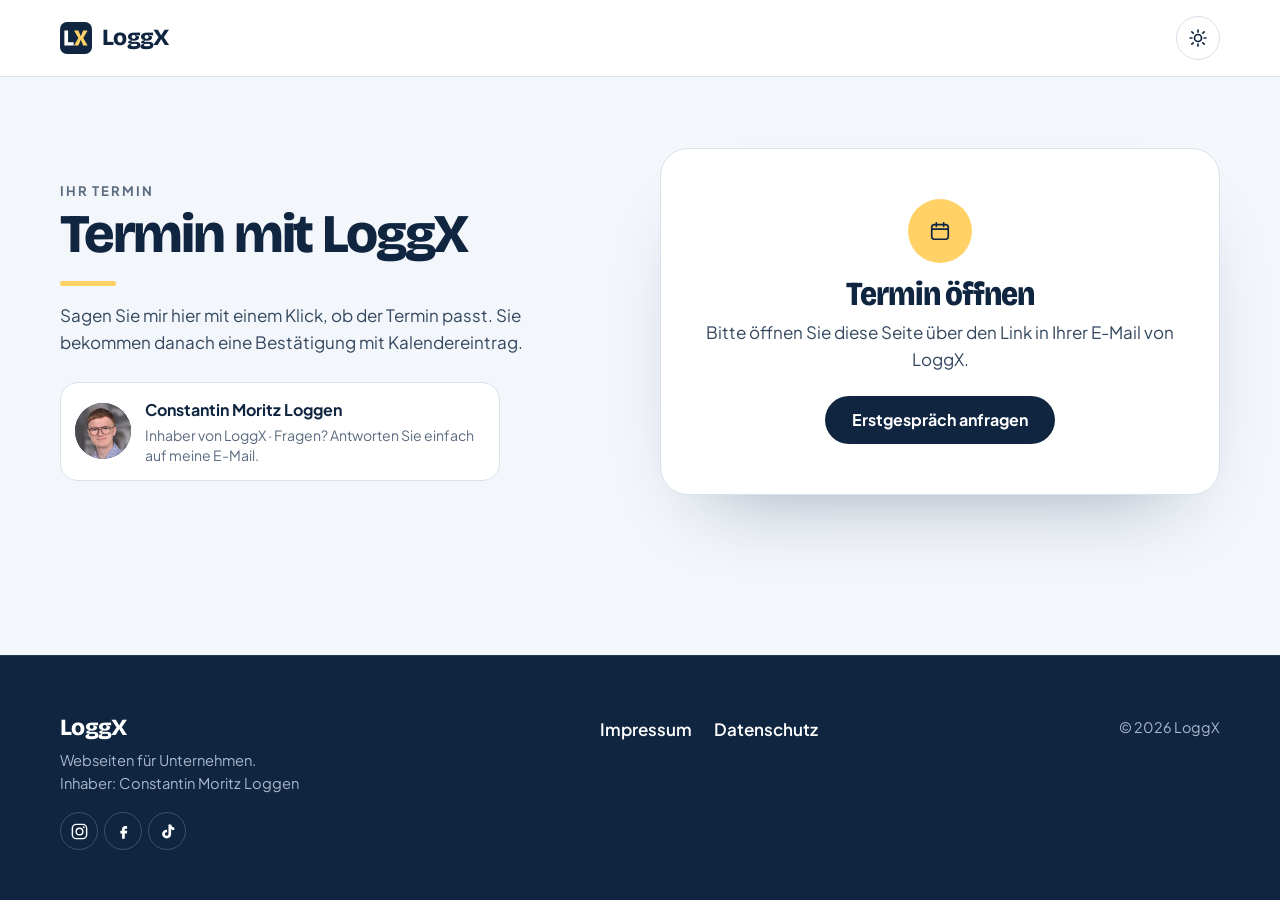
<file: termin.html>
<!DOCTYPE html>
<html lang="de">
<head>
  <meta charset="UTF-8">
  <meta name="viewport" content="width=device-width, initial-scale=1.0">
  <title>Ihr Termin – LoggX</title>
  <meta name="robots" content="noindex, nofollow">
  <meta name="referrer" content="no-referrer">
  <link rel="stylesheet" href="css/style.css">
  <link rel="icon" href="favicon.svg" type="image/svg+xml">
  <link rel="icon" href="favicon-96.png" sizes="96x96" type="image/png">
  <link rel="apple-touch-icon" href="apple-touch-icon.png">
  <meta name="color-scheme" content="light dark">
  <script>
    /* Farbschema vor dem ersten Zeichnen setzen (verhindert Aufblitzen) */
    (function () {
      var t = null;
      try { t = localStorage.getItem("loggx-theme"); } catch (e) {}
      if (t !== "dark" && t !== "light") t = window.matchMedia && window.matchMedia("(prefers-color-scheme: dark)").matches ? "dark" : "light";
      document.documentElement.setAttribute("data-theme", t);
      document.documentElement.classList.add("js");
    })();
  </script>
</head>
<body class="page-sub">
  <svg width="0" height="0" style="position:absolute" aria-hidden="true">
    <symbol id="i-cal" viewBox="0 0 24 24" fill="none" stroke="currentColor" stroke-width="1.8" stroke-linecap="round" stroke-linejoin="round"><rect x="3" y="5" width="18" height="16" rx="3"/><path d="M3 10h18M8 3v4M16 3v4"/></symbol>
    <symbol id="i-clock" viewBox="0 0 24 24" fill="none" stroke="currentColor" stroke-width="1.8" stroke-linecap="round"><circle cx="12" cy="12" r="9"/><path d="M12 7v5l3 2"/></symbol>
    <symbol id="i-pin" viewBox="0 0 24 24" fill="none" stroke="currentColor" stroke-width="1.8" stroke-linejoin="round"><path d="M12 21s-7-6.2-7-11a7 7 0 0 1 14 0c0 4.8-7 11-7 11z"/><circle cx="12" cy="10" r="2.5"/></symbol>
    <symbol id="i-check" viewBox="0 0 24 24" fill="none" stroke="currentColor" stroke-width="2.4" stroke-linecap="round" stroke-linejoin="round"><path d="M5 12.5l4.5 4.5L19 7.5"/></symbol>
    <symbol id="i-down" viewBox="0 0 24 24" fill="none" stroke="currentColor" stroke-width="2" stroke-linecap="round" stroke-linejoin="round"><path d="M12 4v12M6 11l6 6 6-6M5 20h14"/></symbol>
  </svg>
  <header class="site-header is-scrolled" id="site-header">
    <div class="container header-inner">
      <a href="./" class="brand" aria-label="LoggX Startseite">
        <span class="brand-mark" aria-hidden="true">
          <svg viewBox="0 0 512 512" width="32" height="32"><rect width="512" height="512" rx="112" fill="currentColor"/><path d="M70 375V137H129V375ZM80 375V325H219V375Z" fill="#fff"/><path d="M225 375 294 257 225 137H294L332 226H333L370 137H442L372 256L442 375H370L333 284H333L294 375Z" fill="#FFD166"/></svg>
        </span>
        <span class="brand-name">LoggX</span>
      </a>
      <div class="header-actions">
        <button type="button" class="theme-toggle" id="theme-toggle" aria-label="Dunkelmodus einschalten" title="Hell/Dunkel umschalten">
          <svg class="i-sun" viewBox="0 0 24 24" aria-hidden="true"><circle cx="12" cy="12" r="4.2"/><path d="M12 2.5v2.2M12 19.3v2.2M4.6 4.6l1.6 1.6M17.8 17.8l1.6 1.6M2.5 12h2.2M19.3 12h2.2M4.6 19.4l1.6-1.6M17.8 6.2l1.6-1.6"/></svg>
          <svg class="i-moon" viewBox="0 0 24 24" aria-hidden="true"><path d="M20.5 14.2A8.5 8.5 0 0 1 9.8 3.5a8.5 8.5 0 1 0 10.7 10.7z"/></svg>
        </button>
      </div>
    </div>
  </header>

  <main class="legal bk-page">
    <div class="container bk-grid">
      <div class="bk-side">
        <p class="legal-kicker">Ihr Termin</p>
        <h1>Termin mit LoggX</h1>
        <p class="bk-lead">Sagen Sie mir hier mit einem Klick, ob der Termin passt. Sie bekommen danach eine Bestätigung mit Kalendereintrag.</p>
        <div class="bk-person">
          <span class="bk-pic"><img src="img/portrait.jpg" data-cms-img="portrait" alt="" width="64" height="64" loading="lazy" decoding="async"></span>
          <span><b>Constantin Moritz Loggen</b><small>Inhaber von LoggX · Fragen? Antworten Sie einfach auf meine E-Mail.</small></span>
        </div>
      </div>
      <div class="bk-card" id="bk" aria-live="polite">
        <!--cms:termin-->
        <div class="bk-empty">
          <span class="bk-ic"><svg><use href="#i-cal"/></svg></span>
          <h2>Termin öffnen</h2>
          <p>Bitte öffnen Sie diese Seite über den Link in Ihrer E-Mail von LoggX.</p>
          <a class="btn btn-primary" href="./#kontakt"><span>Erstgespräch anfragen</span></a>
        </div>
        <!--/cms:termin-->
      </div>
    </div>
  </main>

  <footer class="site-footer">
    <div class="container footer-inner">
      <div class="footer-brand">
        <span class="brand-name">LoggX</span>
        <p>Webseiten für Unternehmen.<br>Inhaber: Constantin Moritz Loggen</p>
        <div class="footer-social"><a class="soc" href="https://www.instagram.com/loggx.de/" target="_blank" rel="noopener me" aria-label="LoggX auf Instagram" title="Instagram"><svg viewBox="0 0 24 24" aria-hidden="true"><rect x="3" y="3" width="18" height="18" rx="5"/><circle cx="12" cy="12" r="4.2"/><circle cx="17.4" cy="6.6" r="1.1" class="fill"/></svg></a><a class="soc" href="https://www.facebook.com/profile.php?id=61595641652378" target="_blank" rel="noopener me" aria-label="LoggX auf Facebook" title="Facebook"><svg viewBox="0 0 24 24" aria-hidden="true"><path d="M14 8.5h2.5V5H14c-2.2 0-3.8 1.7-3.8 3.9V11H8v3.4h2.2V21h3.4v-6.6h2.6l.5-3.4h-3.1V9.2c0-.4.3-.7.7-.7z" class="fill"/></svg></a><a class="soc" href="https://www.tiktok.com/@loggx.de" target="_blank" rel="noopener me" aria-label="LoggX auf TikTok" title="TikTok"><svg viewBox="0 0 24 24" aria-hidden="true"><path d="M16.6 3c.4 2.2 1.8 3.7 4 3.9v3.3c-1.5 0-2.9-.4-4-1.2v6.1c0 3.2-2.6 5.6-5.7 5.6S5.2 18.3 5.2 15.2c0-3.3 2.9-5.9 6.3-5.5v3.4c-1.3-.4-2.8.5-2.8 2.1 0 1.2.9 2.2 2.2 2.2s2.3-1 2.3-2.4V3z" class="fill"/></svg></a></div>
      </div>
      <nav class="footer-nav" aria-label="Rechtliches">
        <a href="impressum">Impressum</a>
        <a href="datenschutz">Datenschutz</a>
      </nav>
      <p class="footer-copy">© <span id="year"></span> LoggX</p>
    </div>
  </footer>
  <script>
    /* Antwort auf den Terminvorschlag */
    (function () {
      var box = document.getElementById("bk"), card = box && box.querySelector(".bk-prop");
      if (!card) return;
      var api = document.documentElement.getAttribute("data-api") || "_launch/api.php";
      var err = card.querySelector(".bk-error"), busy = false;
      function send(yes, opt, btn) {
        if (busy) return; busy = true;
        var ta = card.querySelector(".bk-no textarea");
        if (btn) { btn.disabled = true; btn.setAttribute("aria-busy", "true"); }
        if (err) err.hidden = true;
        fetch(api + "?a=termin", { method: "POST", headers: { "Content-Type": "application/json" }, credentials: "same-origin",
          body: JSON.stringify({ t: card.getAttribute("data-t"), antwort: yes ? "ja" : "nein", opt: opt || 0, nachricht: yes ? "" : (ta ? ta.value : "") }) })
          .then(function (r) { return r.json().catch(function () { return { ok: false, error: "Unerwartete Antwort vom Server." }; }); })
          .then(function (d) {
            if (d.ok) { location.reload(); return; }
            busy = false; if (btn) { btn.disabled = false; btn.removeAttribute("aria-busy"); }
            if (err) { err.textContent = d.error || "Das hat leider nicht geklappt. Bitte versuchen Sie es noch einmal."; err.hidden = false; }
          })
          .catch(function () { busy = false; if (btn) { btn.disabled = false; btn.removeAttribute("aria-busy"); } if (err) { err.textContent = "Keine Verbindung. Bitte prüfen Sie Ihr Internet und versuchen Sie es noch einmal."; err.hidden = false; } });
      }
      card.addEventListener("click", function (e) {
        var b = e.target.closest("button"); if (!b) return;
        if (b.hasAttribute("data-show-no")) { var no = card.querySelector(".bk-no"); no.hidden = false; b.hidden = true; no.querySelector("textarea").focus(); return; }
        if (b.hasAttribute("data-answer")) send(b.getAttribute("data-answer") === "ja", parseInt(b.getAttribute("data-opt") || "0", 10), b);
      });
    })();
  </script>
  <script src="js/vendor/gsap.min.js" defer></script>
  <script src="js/vendor/lenis.min.js" defer></script>
  <script src="js/effects.js" defer></script>
  <script src="js/main.js" defer></script>
</body>
</html>
</file>
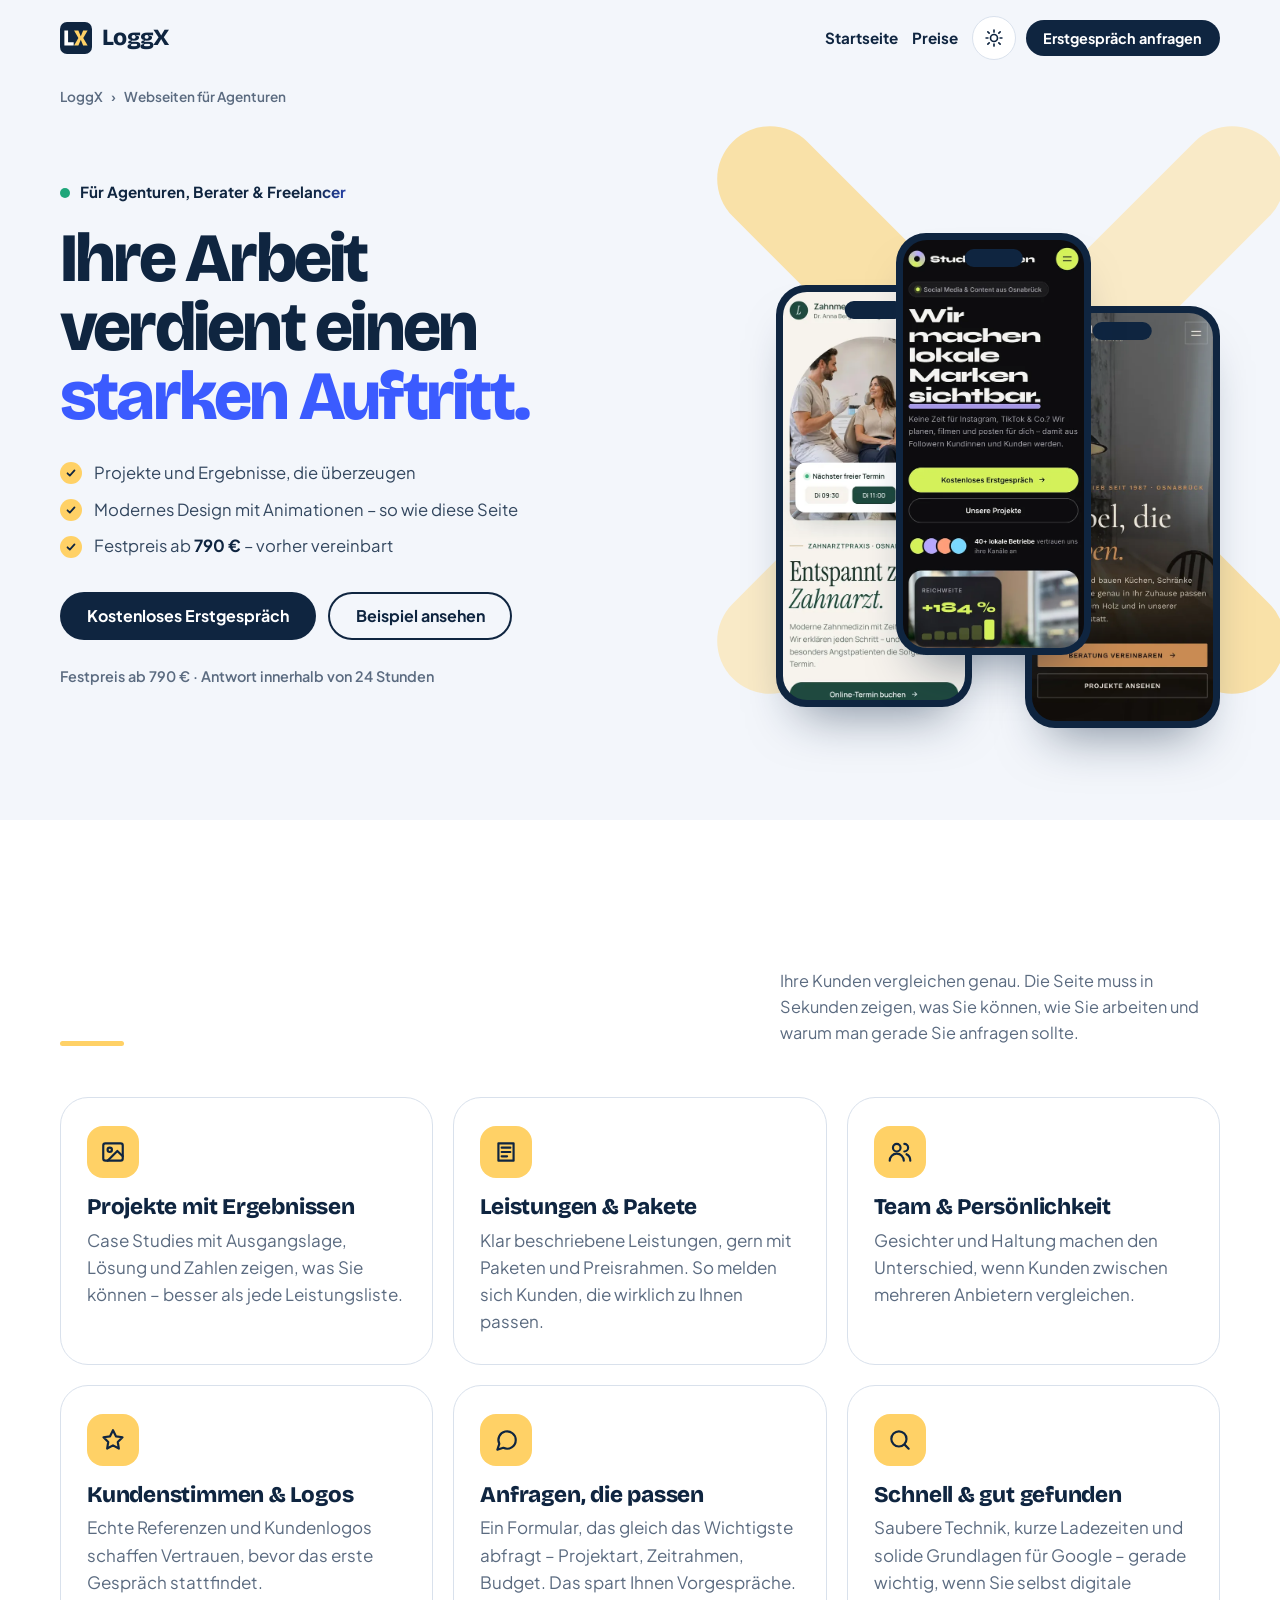
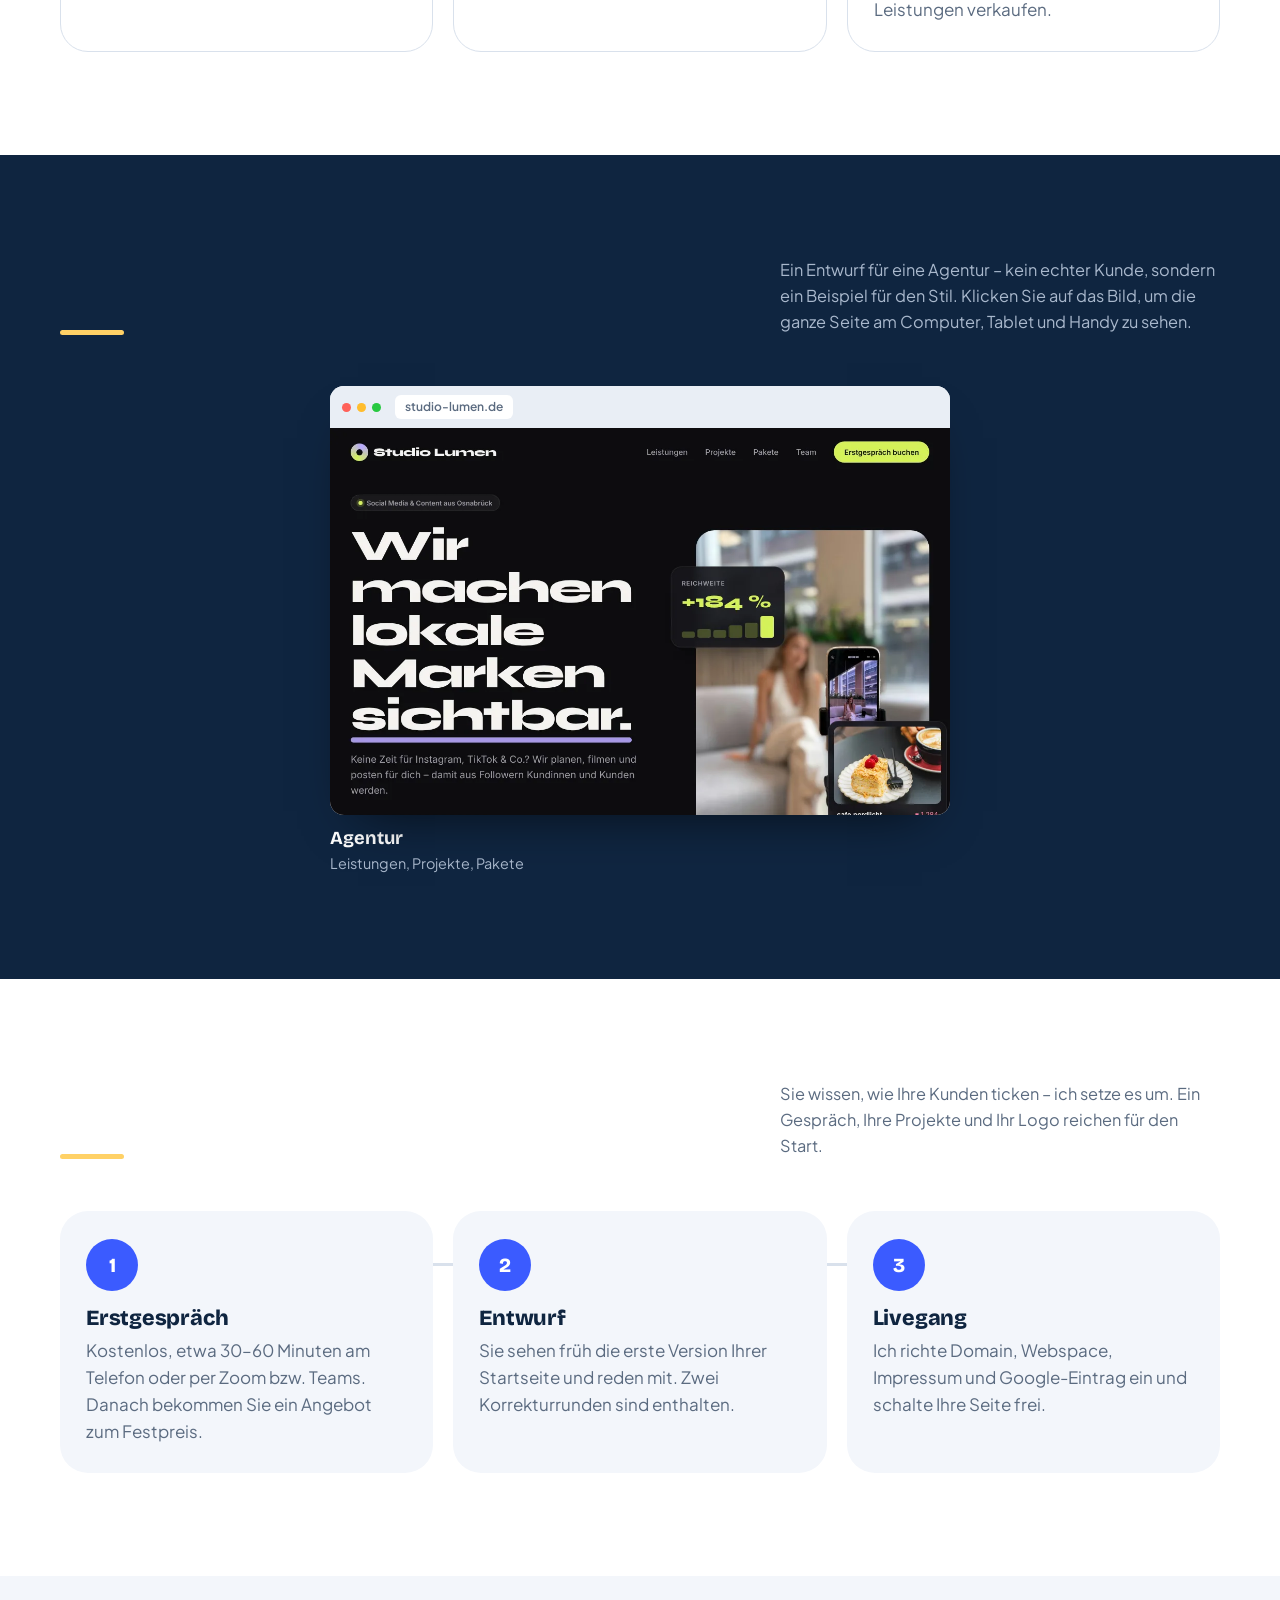
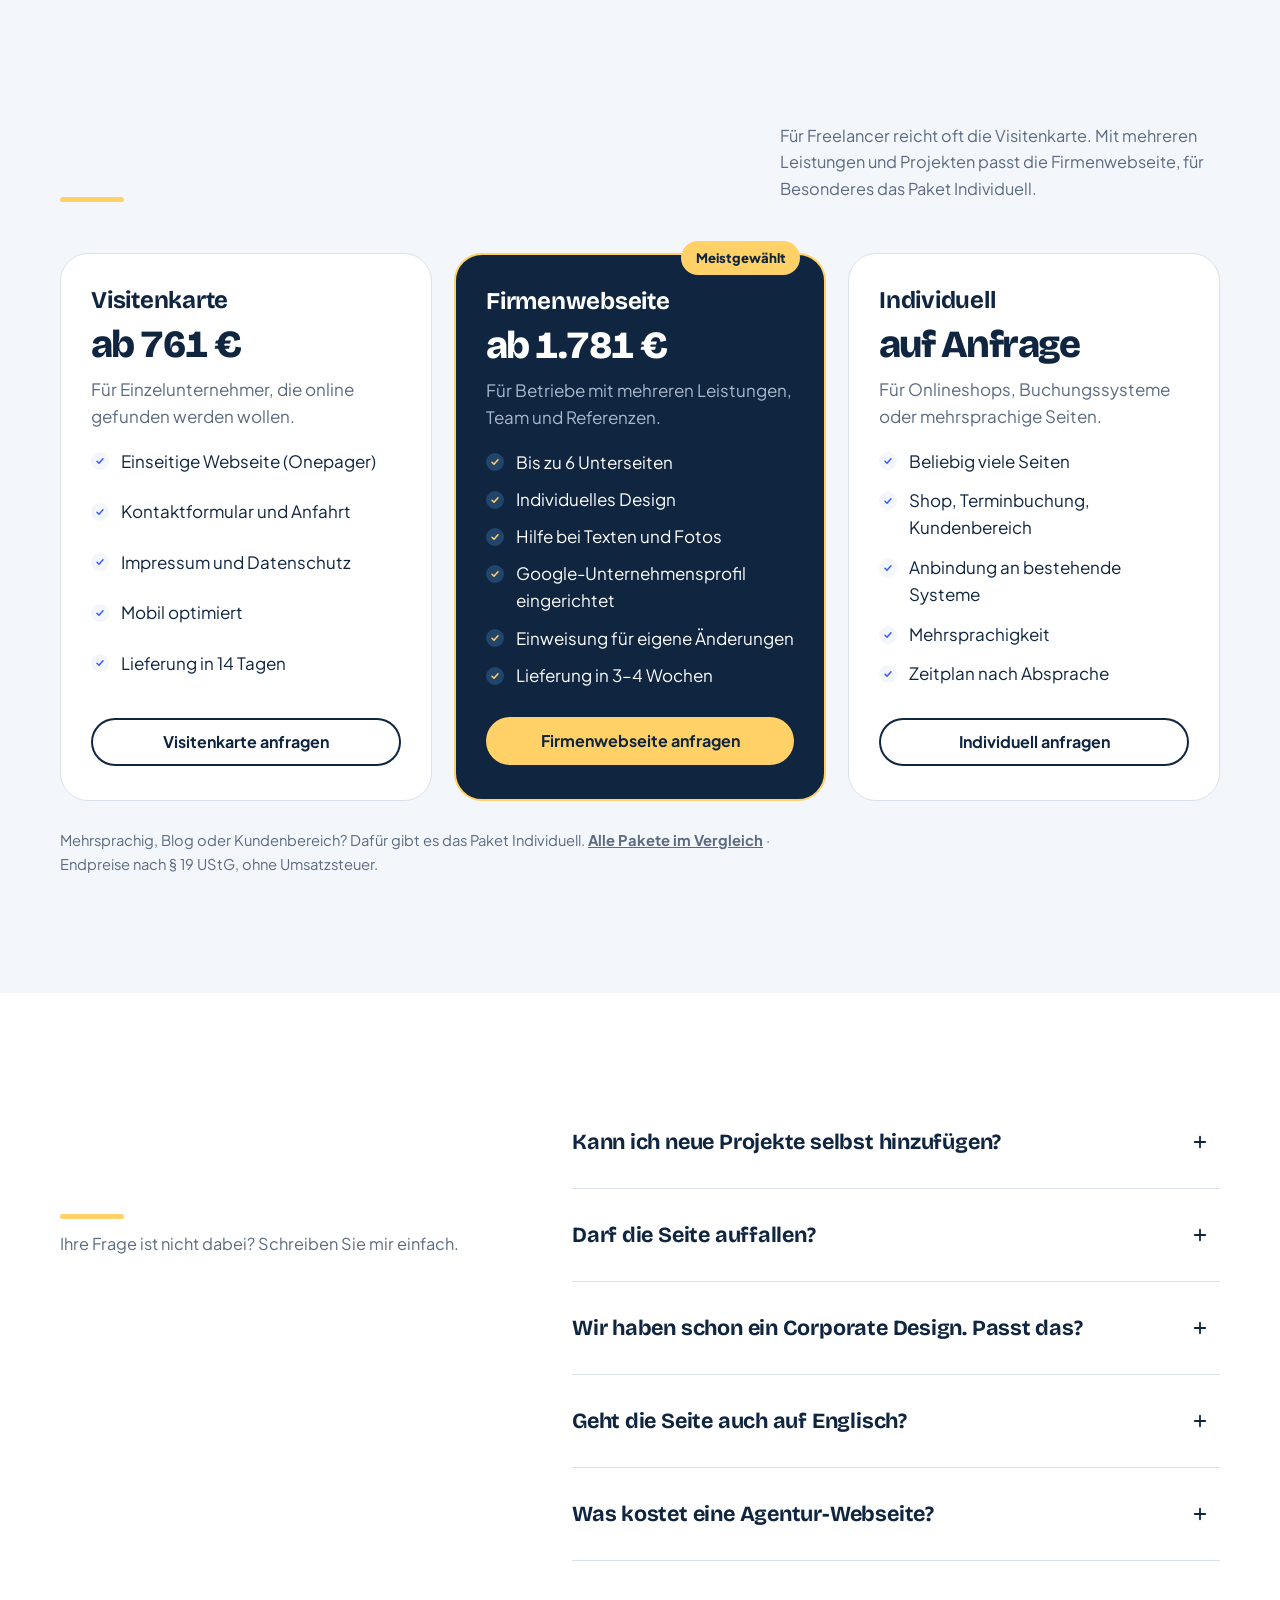
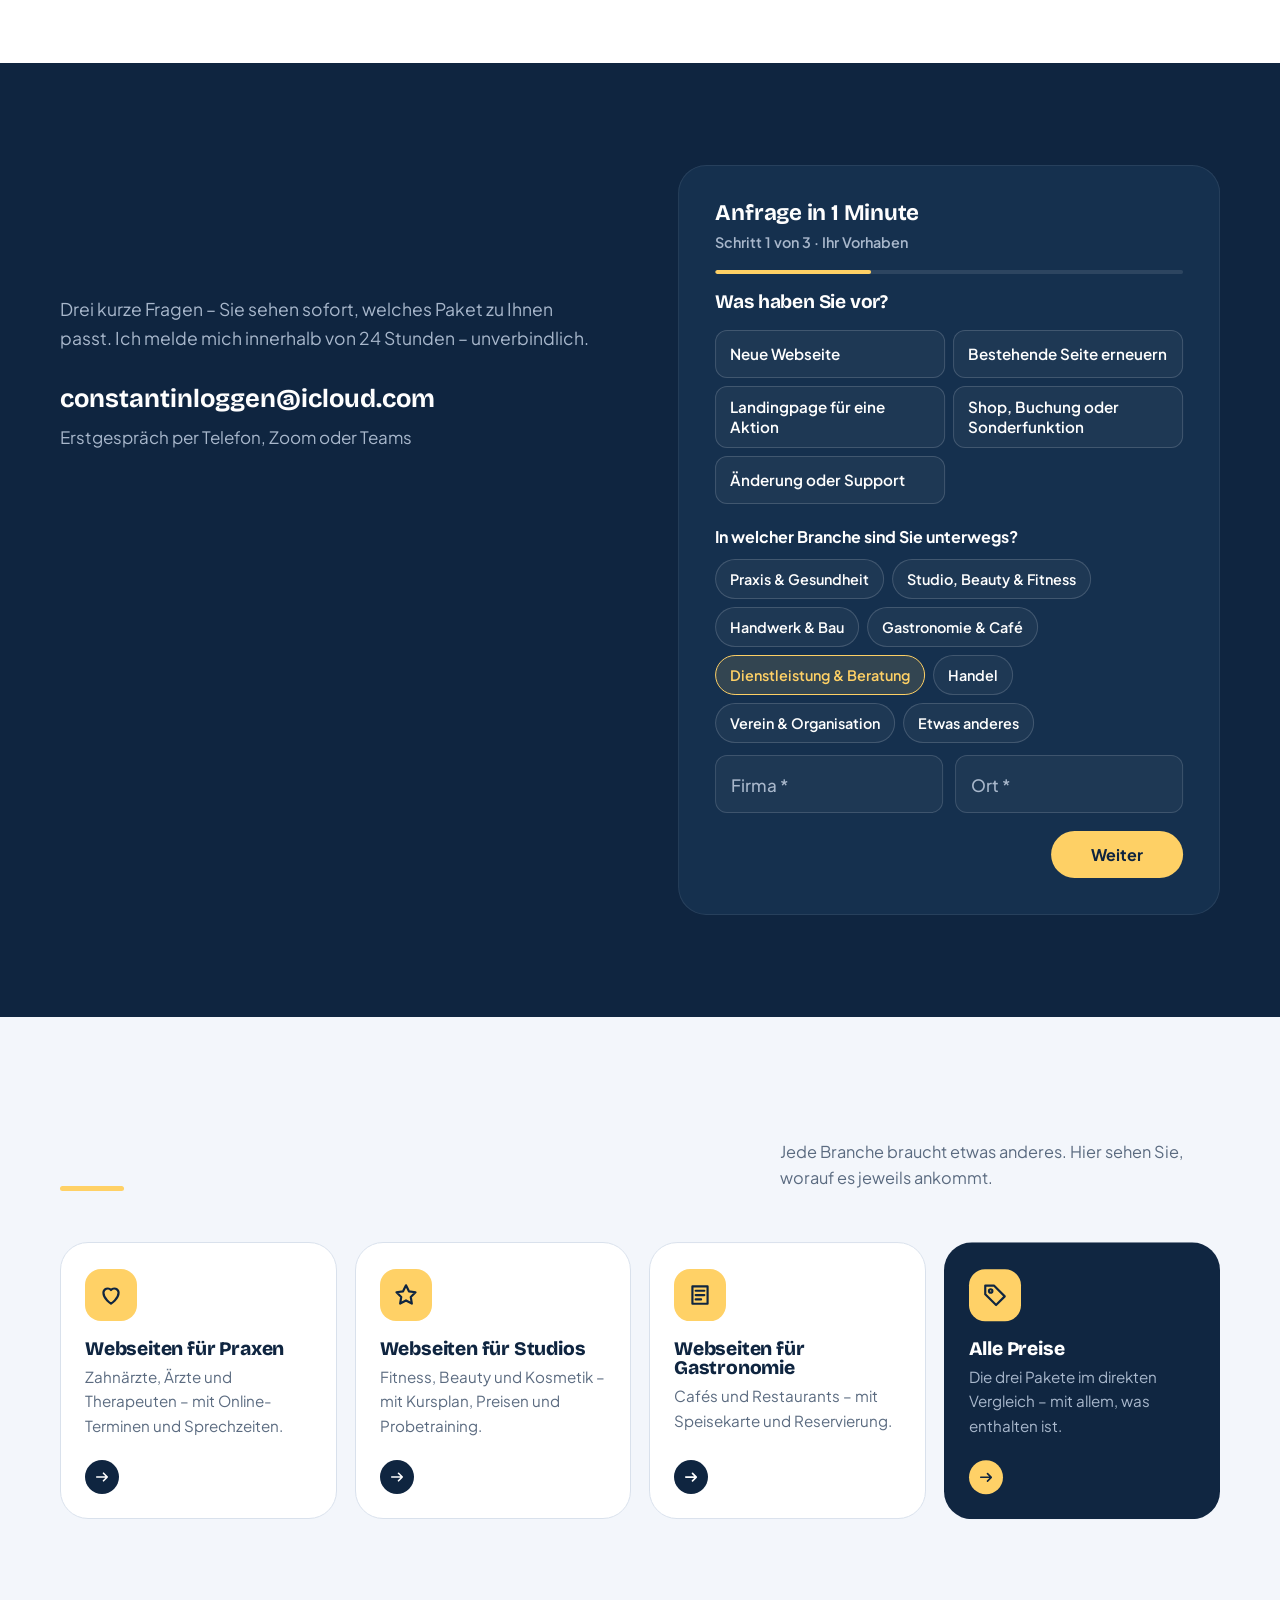
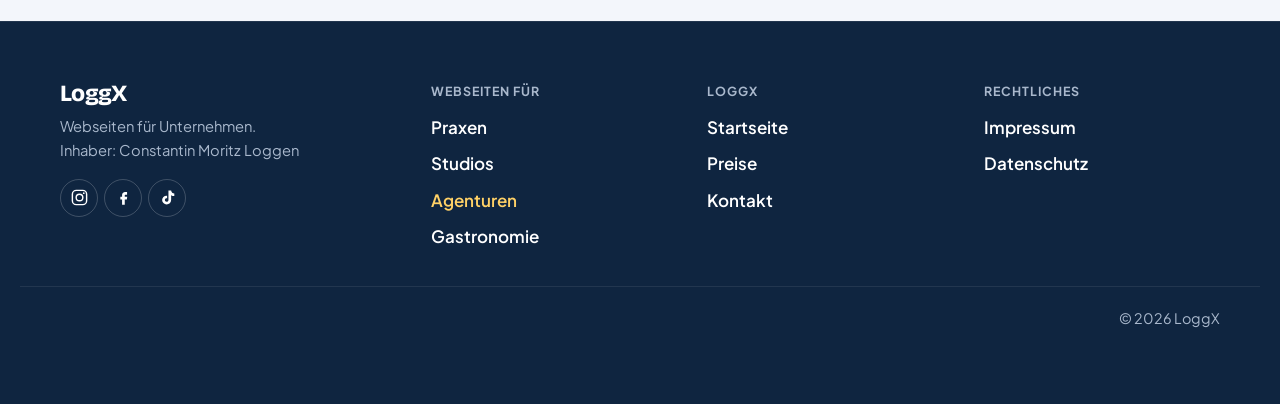
<file: webseite-agentur.html>
<!DOCTYPE html>
<html lang="de">
<head>
  <meta charset="UTF-8">
  <meta name="viewport" content="width=device-width, initial-scale=1.0">
  <title>Webseite für Agenturen &amp; Dienstleister erstellen lassen – ab 790 € | LoggX</title>
  <meta name="description" content="Webseite für Agentur, Beratung oder Freelancer: Leistungen, Projekte mit Ergebnissen, Team und Anfragen, die zu Ihnen passen. Festpreis, persönlich betreut.">
  <meta name="robots" content="index, follow">
  <meta name="theme-color" content="#0F2540">
  <meta property="og:title" content="Webseite für Ihre Agentur – ab 790 €">
  <meta property="og:description" content="Webseite für Agentur, Beratung oder Freelancer: Leistungen, Projekte mit Ergebnissen, Team und Anfragen, die zu Ihnen passen. Festpreis, persönlich betreut.">
  <meta property="og:type" content="website">
  <meta property="og:site_name" content="LoggX">
  <meta property="og:url" content="https://loggx.de/webseite-agentur">
  <meta property="og:image" content="https://loggx.de/img/og-loggx.png">
  <meta property="og:image:width" content="1200">
  <meta property="og:image:height" content="630">
  <meta name="twitter:card" content="summary_large_image">
  <link rel="canonical" href="https://loggx.de/webseite-agentur">
  <link rel="preload" href="fonts/bricolage-grotesque-latin-standard-normal.woff2" as="font" type="font/woff2" crossorigin>
  <link rel="preload" href="fonts/plus-jakarta-sans-latin-wght-normal.woff2" as="font" type="font/woff2" crossorigin>
  <link rel="stylesheet" href="css/style.css">
  <link rel="icon" href="favicon.svg" type="image/svg+xml">
  <link rel="icon" href="favicon-96.png" sizes="96x96" type="image/png">
  <link rel="apple-touch-icon" href="apple-touch-icon.png">
  <meta name="color-scheme" content="light dark">
  <script type="application/ld+json">
{
  "@context": "https://schema.org",
  "@graph": [
    {
      "@type": "Service",
      "@id": "https://loggx.de/webseite-agentur#service",
      "name": "Webseiten für Agenturen",
      "description": "Webseite für Agentur, Beratung oder Freelancer: Leistungen, Projekte mit Ergebnissen, Team und Anfragen, die zu Ihnen passen. Festpreis, persönlich betreut.",
      "serviceType": "Webdesign",
      "areaServed": "DE",
      "url": "https://loggx.de/webseite-agentur",
      "provider": {
        "@type": "ProfessionalService",
        "@id": "https://loggx.de/#firma",
        "name": "LoggX",
        "url": "https://loggx.de/"
      },
      "offers": {
        "@type": "Offer",
        "priceCurrency": "EUR",
        "price": "790",
        "description": "Festpreis ab 790 € (Visitenkarte)"
      }
    },
    {
      "@type": "BreadcrumbList",
      "itemListElement": [
        {
          "@type": "ListItem",
          "position": 1,
          "name": "LoggX",
          "item": "https://loggx.de/"
        },
        {
          "@type": "ListItem",
          "position": 2,
          "name": "Webseiten für Agenturen",
          "item": "https://loggx.de/webseite-agentur"
        }
      ]
    }
  ]
}
  </script>
  <script>
    (function () {
      var t = null;
      try { t = localStorage.getItem("loggx-theme"); } catch (e) {}
      if (t !== "dark" && t !== "light") t = window.matchMedia && window.matchMedia("(prefers-color-scheme: dark)").matches ? "dark" : "light";
      document.documentElement.setAttribute("data-theme", t);
      document.documentElement.classList.add("js");
    })();
  </script>
</head>
<body class="lp lp-branch">

  <a class="skip-link" href="#main">Zum Inhalt springen</a>

  <header class="site-header" id="site-header">
    <div class="scroll-progress" id="scroll-progress" aria-hidden="true"></div>
    <div class="container header-inner">
      <a href="./" class="brand" aria-label="LoggX – zur Startseite">
        <span class="brand-mark" aria-hidden="true">
          <svg viewBox="0 0 512 512" width="32" height="32"><rect width="512" height="512" rx="112" fill="currentColor"/><path d="M70 375V137H129V375ZM80 375V325H219V375Z" fill="#fff"/><path d="M225 375 294 257 225 137H294L332 226H333L370 137H442L372 256L442 375H370L333 284H333L294 375Z" fill="#FFD166"/></svg>
        </span>
        <span class="brand-name">LoggX</span>
      </a>
      <div class="header-actions">
        <a href="./" class="lp-home">Startseite</a>
        <a href="preise" class="lp-home">Preise</a>
        <button type="button" class="theme-toggle" id="theme-toggle" aria-label="Dunkelmodus einschalten" title="Hell/Dunkel umschalten">
          <svg class="i-sun" viewBox="0 0 24 24" aria-hidden="true"><circle cx="12" cy="12" r="4.2"/><path d="M12 2.5v2.2M12 19.3v2.2M4.6 4.6l1.6 1.6M17.8 17.8l1.6 1.6M2.5 12h2.2M19.3 12h2.2M4.6 19.4l1.6-1.6M17.8 6.2l1.6-1.6"/></svg>
          <svg class="i-moon" viewBox="0 0 24 24" aria-hidden="true"><path d="M20.5 14.2A8.5 8.5 0 0 1 9.8 3.5a8.5 8.5 0 1 0 10.7 10.7z"/></svg>
        </button>
        <a href="#anfrage" class="btn btn-primary btn-small lp-head-cta" data-track="lp-cta"><span>Erstgespräch anfragen</span></a>
      </div>
    </div>
  </header>

  <main id="main" data-page="agentur">
    <nav class="crumbs container" aria-label="Brotkrumen"><a href="./">LoggX</a><span aria-hidden="true">›</span><span>Webseiten für Agenturen</span></nav>

    <!-- ============ HERO ============ -->
    <section class="hero" id="top">
      <div class="hero-bg" aria-hidden="true">
        <svg class="hero-x" viewBox="0 0 400 400" fill="none">
          <path class="hx hx-a" d="M60 60 L340 340" stroke-width="64" stroke-linecap="round"/>
          <path class="hx hx-b" d="M340 60 L60 340" stroke-width="64" stroke-linecap="round"/>
        </svg>
      </div>
      <div class="container hero-layout">
        <div class="hero-copy">
          <p class="hero-kicker" data-hero-in><span class="shiny-text">Für Agenturen, Berater &amp; Freelancer</span></p>
          <h1 class="hero-title" aria-label="Ihre Arbeit verdient einen starken Auftritt.">
            <span class="line" aria-hidden="true"><span class="line-in">Ihre Arbeit</span></span>
            <span class="line" aria-hidden="true"><span class="line-in">verdient einen</span></span>
            <span class="line" aria-hidden="true"><span class="line-in lp-accent">starken Auftritt.</span></span>
          </h1>
          <ul class="lp-checks" data-hero-in><li>Projekte und Ergebnisse, die überzeugen</li><li>Modernes Design mit Animationen – so wie diese Seite</li><li>Festpreis ab <strong><span data-cms="price_visit">790</span>&nbsp;€</strong> – vorher vereinbart</li></ul>
          <div class="hero-actions" data-hero-in>
            <a href="#anfrage" class="btn btn-primary" data-track="lp-cta"><span>Kostenloses Erstgespräch</span></a>
            <a href="#beispiele" class="btn btn-ghost"><span>Beispiel ansehen</span></a>
          </div>
          <p class="lp-note" data-hero-in>Festpreis ab <span data-cms="price_visit">790</span>&nbsp;€ · Antwort innerhalb von <span data-cms="response_hours">24</span> Stunden</p>
        </div>
        <div class="hero-stage" aria-hidden="true"><div class="phone phone-1"><img src="img/work/dental-h.webp" decoding="async" alt="" width="390" height="844"></div><div class="phone phone-2"><img src="img/work/agency-h.webp" fetchpriority="high" alt="" width="390" height="844"></div><div class="phone phone-3"><img src="img/work/wood-h.webp" decoding="async" alt="" width="390" height="844"></div></div>
      </div>
    </section>

    <!-- ============ WORAUF ES ANKOMMT ============ -->
    <section class="section" id="vorteile">
      <div class="container">
        <div class="section-head reveal">
          <h2>Was eine Agentur-Webseite können sollte</h2>
          <p>Ihre Kunden vergleichen genau. Die Seite muss in Sekunden zeigen, was Sie können, wie Sie arbeiten und warum man gerade Sie anfragen sollte.</p>
        </div>
        <div class="benefits benefits-6">
          <article class="benefit spotlight reveal">
            <span class="benefit-icon" aria-hidden="true"><svg viewBox="0 0 24 24"><rect x="3" y="4" width="18" height="16" rx="2"/><circle cx="9" cy="10" r="2"/><path d="m21 16-5-5-9 9"/></svg></span>
            <h3>Projekte mit Ergebnissen</h3>
            <p>Case Studies mit Ausgangslage, Lösung und Zahlen zeigen, was Sie können – besser als jede Leistungsliste.</p>
          </article>
          <article class="benefit spotlight reveal">
            <span class="benefit-icon" aria-hidden="true"><svg viewBox="0 0 24 24"><path d="M5 4h14v16H5z"/><path d="M8 8h8M8 12h8M8 16h5"/></svg></span>
            <h3>Leistungen &amp; Pakete</h3>
            <p>Klar beschriebene Leistungen, gern mit Paketen und Preisrahmen. So melden sich Kunden, die wirklich zu Ihnen passen.</p>
          </article>
          <article class="benefit spotlight reveal">
            <span class="benefit-icon" aria-hidden="true"><svg viewBox="0 0 24 24"><circle cx="9" cy="8" r="3.5"/><path d="M2.5 20a6.5 6.5 0 0 1 13 0"/><path d="M16 4.5a3.5 3.5 0 0 1 0 7M18 14a6.5 6.5 0 0 1 3.5 6"/></svg></span>
            <h3>Team &amp; Persönlichkeit</h3>
            <p>Gesichter und Haltung machen den Unterschied, wenn Kunden zwischen mehreren Anbietern vergleichen.</p>
          </article>
          <article class="benefit spotlight reveal">
            <span class="benefit-icon" aria-hidden="true"><svg viewBox="0 0 24 24"><path d="m12 3 2.7 5.6 6.1.9-4.4 4.3 1 6.1L12 17l-5.4 2.9 1-6.1-4.4-4.3 6.1-.9z"/></svg></span>
            <h3>Kundenstimmen &amp; Logos</h3>
            <p>Echte Referenzen und Kundenlogos schaffen Vertrauen, bevor das erste Gespräch stattfindet.</p>
          </article>
          <article class="benefit spotlight reveal">
            <span class="benefit-icon" aria-hidden="true"><svg viewBox="0 0 24 24"><path d="M21 12a8 8 0 0 1-11.5 7.2L4 21l1.8-5.5A8 8 0 1 1 21 12z"/></svg></span>
            <h3>Anfragen, die passen</h3>
            <p>Ein Formular, das gleich das Wichtigste abfragt – Projektart, Zeitrahmen, Budget. Das spart Ihnen Vorgespräche.</p>
          </article>
          <article class="benefit spotlight reveal">
            <span class="benefit-icon" aria-hidden="true"><svg viewBox="0 0 24 24"><circle cx="11" cy="11" r="7"/><path d="m20 20-3.5-3.5"/></svg></span>
            <h3>Schnell &amp; gut gefunden</h3>
            <p>Saubere Technik, kurze Ladezeiten und solide Grundlagen für Google – gerade wichtig, wenn Sie selbst digitale Leistungen verkaufen.</p>
          </article>
        </div>
      </div>
    </section>

    <!-- ============ BEISPIELE ============ -->
    <section class="section section-ink" id="beispiele">
      <div class="container">
        <div class="section-head reveal">
          <h2>So könnte Ihre Seite aussehen</h2>
          <p>Ein Entwurf für eine Agentur – kein echter Kunde, sondern ein Beispiel für den Stil. Klicken Sie auf das Bild, um die ganze Seite am Computer, Tablet und Handy zu sehen.</p>
        </div>
        
        <div class="shots lp-shots shots-one"><figure class="shot reveal" data-id="agency" data-url="studio-lumen.de" data-desc="Dunkler Hintergrund, kräftige Schrift und Neon-Akzente für eine Agentur, die auffallen will. Projekte mit Zahlen und klare Pakete stehen im Mittelpunkt." data-features="Leistungen auf einen Blick|Projekte mit Ergebnissen|Pakete mit Preisen|Team-Vorstellung">
            <div class="shot-frame"><span class="shot-bar"><i></i><i></i><i></i><em>studio-lumen.de</em></span><div class="shot-img"><img src="img/work/full/agency.webp" srcset="img/work/full/agency.webp 1200w, img/work/full/agency@2x.webp 2400w" sizes="(max-width: 700px) 85vw, (max-width: 1240px) 48vw, 600px" alt="Designbeispiel Agentur: komplette Startseite" loading="lazy" width="1200" height="4602"></div><span class="shot-hint">Ganze Seite ansehen</span></div>
            <figcaption><strong>Agentur</strong><span>Leistungen, Projekte, Pakete</span></figcaption>
          </figure></div>
      </div>
    </section>

    <!-- ============ ABLAUF ============ -->
    <section class="section" id="ablauf">
      <div class="container">
        <div class="section-head reveal">
          <h2>So läuft es ab</h2>
          <p>Sie wissen, wie Ihre Kunden ticken – ich setze es um. Ein Gespräch, Ihre Projekte und Ihr Logo reichen für den Start.</p>
        </div>
        <ol class="lp-steps">
          <li class="reveal"><span class="step-num">1</span><h3>Erstgespräch</h3><p>Kostenlos, etwa 30–60 Minuten am Telefon oder per Zoom bzw. Teams. Danach bekommen Sie ein Angebot zum Festpreis.</p></li>
          <li class="reveal"><span class="step-num">2</span><h3>Entwurf</h3><p>Sie sehen früh die erste Version Ihrer Startseite und reden mit. Zwei Korrekturrunden sind enthalten.</p></li>
          <li class="reveal"><span class="step-num">3</span><h3>Livegang</h3><p>Ich richte Domain, Webspace, Impressum und Google-Eintrag ein und schalte Ihre Seite frei.</p></li>
        </ol>
      </div>
    </section>

    <!-- ============ PREISE ============ -->
    <section class="section section-paper" id="preise">
      <div class="container">
        <div class="section-head reveal">
          <h2>Festpreise für Agenturen &amp; Dienstleister</h2>
          <p>Für Freelancer reicht oft die Visitenkarte. Mit mehreren Leistungen und Projekten passt die Firmenwebseite, für Besonderes das Paket Individuell.</p>
        </div>
        <div class="pricing">
          <article class="plan spotlight reveal">
            <h3>Visitenkarte</h3>
            <p class="plan-price">ab <span class="count" data-to="790" data-cms="price_visit">790</span>&nbsp;€</p>
            <p class="plan-for">Für Einzelunternehmer, die online gefunden werden wollen.</p>
            <ul class="plan-list">
              <li>Einseitige Webseite (Onepager)</li>
              <li>Kontaktformular und Anfahrt</li>
              <li>Impressum und Datenschutz</li>
              <li>Mobil optimiert</li>
              <li>Lieferung in <span data-cms="time_visit">14 Tagen</span></li>
            </ul>
            <a href="#anfrage" class="btn btn-ghost btn-block" data-plan="Visitenkarte"><span>Visitenkarte anfragen</span></a>
          </article>

          <article class="plan spotlight reveal plan-featured">
            <span class="plan-badge">Meistgewählt</span>
            <h3>Firmenwebseite</h3>
            <p class="plan-price">ab <span class="count" data-to="1890" data-format="de" data-cms="price_firm">1.890</span>&nbsp;€</p>
            <p class="plan-for">Für Betriebe mit mehreren Leistungen, Team und Referenzen.</p>
            <ul class="plan-list">
              <li>Bis zu 6 Unterseiten</li>
              <li>Individuelles Design</li>
              <li>Hilfe bei Texten und Fotos</li>
              <li>Google-Unternehmensprofil eingerichtet</li>
              <li>Einweisung für eigene Änderungen</li>
              <li>Lieferung in <span data-cms="time_firm">3–4 Wochen</span></li>
            </ul>
            <a href="#anfrage" class="btn btn-yellow btn-block" data-plan="Firmenwebseite"><span>Firmenwebseite anfragen</span></a>
          </article>

          <article class="plan spotlight reveal">
            <h3>Individuell</h3>
            <p class="plan-price">auf Anfrage</p>
            <p class="plan-for">Für Onlineshops, Buchungssysteme oder mehrsprachige Seiten.</p>
            <ul class="plan-list">
              <li>Beliebig viele Seiten</li>
              <li>Shop, Terminbuchung, Kundenbereich</li>
              <li>Anbindung an bestehende Systeme</li>
              <li>Mehrsprachigkeit</li>
              <li>Zeitplan nach Absprache</li>
            </ul>
            <a href="#anfrage" class="btn btn-ghost btn-block" data-plan="Individuell"><span>Individuell anfragen</span></a>
          </article>
        </div>

        
        <p class="pricing-note reveal">Mehrsprachig, Blog oder Kundenbereich? Dafür gibt es das Paket Individuell. <a href="preise">Alle Pakete im Vergleich</a> · Endpreise nach §&nbsp;19&nbsp;UStG, ohne Umsatzsteuer.</p>
      </div>
    </section>

    <!-- ============ FAQ ============ -->
    <section class="section" id="faq">
      <div class="container faq-grid">
        <div class="section-head reveal">
          <h2>Fragen von Agenturen</h2>
          <p>Ihre Frage ist nicht dabei? Schreiben Sie mir einfach.</p>
        </div>
        <div class="faq-list">
          <details class="faq reveal">
            <summary>Kann ich neue Projekte selbst hinzufügen?</summary>
            <div class="faq-body"><p>Ja. Ich zeige Ihnen nach dem Start, wie Sie Projekte, Texte und Bilder selbst ergänzen. Oder Sie schicken mir alles, und ich übernehme das nach Aufwand.</p></div>
          </details>
          <details class="faq reveal">
            <summary>Darf die Seite auffallen?</summary>
            <div class="faq-body"><p>Gern. Animationen beim Scrollen, kräftige Farben und eine eigene Bildsprache – so wie auf dieser Seite. Wichtig bleibt, dass alles schnell lädt und auf dem Handy funktioniert.</p></div>
          </details>
          <details class="faq reveal">
            <summary>Wir haben schon ein Corporate Design. Passt das?</summary>
            <div class="faq-body"><p>Ja. Ich übernehme Ihre Farben, Schriften und Ihr Logo, damit die Webseite zu Ihrem übrigen Auftritt passt.</p></div>
          </details>
          <details class="faq reveal">
            <summary>Geht die Seite auch auf Englisch?</summary>
            <div class="faq-body"><p>Ja. Mehrsprachige Seiten gehören zum Paket Individuell – Sie bekommen dafür ein eigenes Festpreis-Angebot.</p></div>
          </details>
          <details class="faq reveal">
            <summary>Was kostet eine Agentur-Webseite?</summary>
            <div class="faq-body"><p>Eine einseitige Visitenkarte gibt es ab <span data-cms="price_visit">790</span>&nbsp;€, eine Firmenwebseite mit Projekten und Unterseiten ab <span data-cms="price_firm">1.890</span>&nbsp;€. Sie bekommen vorher ein Festpreis-Angebot.</p></div>
          </details>
        </div>
      </div>
    </section>


    <!-- ============ ANFRAGE ============ -->
    <section class="section section-ink contact" id="anfrage">
      <div class="container contact-grid">
        <div class="contact-copy reveal reveal-left">
          <h2 class="contact-title">Webseite für Ihre Agentur anfragen.</h2>
          <p>Drei kurze Fragen – Sie sehen sofort, welches Paket zu Ihnen passt. Ich melde mich innerhalb von <span data-cms="response_hours">24</span> Stunden – unverbindlich.</p>
          <address class="contact-details">
            <a href="mailto:constantinloggen@icloud.com" data-cms-href="mailto"><span data-cms="email">constantinloggen@icloud.com</span></a>
            <a href="tel:+490000000000" data-cms-href="tel"><span data-cms="phone">+49 (0) 000 000 00 00</span></a>
            <span>Erstgespräch per Telefon, Zoom oder Teams</span>
          </address>
        </div>

        <form class="lead-form spotlight reveal reveal-right" id="lead-form" data-page="agentur" data-branche="dienst" novalidate>
          <div class="lf-top">
            <div><h3>Anfrage in 1 Minute</h3><p class="lf-label" id="lf-label">Schritt 1 von 3 · Ihr Vorhaben</p></div>
            <span class="lf-paket" id="lf-paket" hidden></span>
          </div>
          <div class="lf-progress" aria-hidden="true"><i id="lf-bar"></i></div>
          <span class="lf-prices" hidden><span data-cms="price_visit">790</span><span data-cms="price_firm">1.890</span><span data-cms="price_hourly">70</span><span data-cms="time_visit">14 Tagen</span><span data-cms="time_firm">3–4 Wochen</span></span>

          <fieldset class="lf-step" data-step="1">
            <legend>Was haben Sie vor?</legend>
            <div class="opts" data-required="projekt">
              <label class="opt"><input type="radio" name="projekt" value="neu"><span>Neue Webseite</span></label>
              <label class="opt"><input type="radio" name="projekt" value="relaunch"><span>Bestehende Seite erneuern</span></label>
              <label class="opt"><input type="radio" name="projekt" value="landing"><span>Landingpage für eine Aktion</span></label>
              <label class="opt"><input type="radio" name="projekt" value="shop"><span>Shop, Buchung oder Sonderfunktion</span></label>
              <label class="opt"><input type="radio" name="projekt" value="aenderung"><span>Änderung oder Support</span></label>
            </div>
            <p class="q">In welcher Branche sind Sie unterwegs?</p>
            <div class="opts opts-sm">
              <label class="opt"><input type="radio" name="branche" value="praxis"><span>Praxis &amp; Gesundheit</span></label>
              <label class="opt"><input type="radio" name="branche" value="studio"><span>Studio, Beauty &amp; Fitness</span></label>
              <label class="opt"><input type="radio" name="branche" value="handwerk"><span>Handwerk &amp; Bau</span></label>
              <label class="opt"><input type="radio" name="branche" value="gastro"><span>Gastronomie &amp; Café</span></label>
              <label class="opt"><input type="radio" name="branche" value="dienst"><span>Dienstleistung &amp; Beratung</span></label>
              <label class="opt"><input type="radio" name="branche" value="handel"><span>Handel</span></label>
              <label class="opt"><input type="radio" name="branche" value="verein"><span>Verein &amp; Organisation</span></label>
              <label class="opt"><input type="radio" name="branche" value="andere"><span>Etwas anderes</span></label>
            </div>
            <div class="field" data-if="branche=andere" hidden><input id="lf-bt" name="branche_text" placeholder=" " maxlength="80"><label for="lf-bt">Welche Branche?</label></div>
            <div class="fields2">
              <div class="field"><input id="lf-firma" name="firma" autocomplete="organization" placeholder=" " required maxlength="160"><label for="lf-firma">Firma *</label></div>
              <div class="field"><input id="lf-ort" name="ort" autocomplete="address-level2" placeholder=" " required maxlength="80"><label for="lf-ort">Ort *</label></div>
            </div>
            <div class="field" data-if="projekt=relaunch|aenderung" hidden><input id="lf-web" name="webseite" inputmode="url" autocapitalize="off" autocorrect="off" spellcheck="false" placeholder=" " maxlength="200"><label for="lf-web">Ihre jetzige Webseite (optional)</label></div>
            <p class="lf-error" data-err="1" role="alert" hidden></p>
            <div class="lf-nav"><span></span><button type="button" class="btn btn-yellow" data-next><span>Weiter</span></button></div>
          </fieldset>

          <fieldset class="lf-step" data-step="2" hidden>
            <legend id="lf-l2" data-alt="Wann soll es losgehen?">Wie groß soll die Seite werden?</legend>
            <div class="lf-group" data-if="projekt=neu|relaunch|landing|shop|">
            <div class="opts opts-sm">
              <label class="opt"><input type="radio" name="seiten" value="one"><span>Eine Seite reicht</span></label>
              <label class="opt"><input type="radio" name="seiten" value="few"><span>2 bis 6 Unterseiten</span></label>
              <label class="opt"><input type="radio" name="seiten" value="many"><span>Mehr als 6 Seiten</span></label>
              <label class="opt"><input type="radio" name="seiten" value="unsure"><span>Weiß ich noch nicht</span></label>
            </div>
              <p class="q">Was soll dazukommen? <small>Mehrfachauswahl</small></p>
            <div class="opts opts-sm">
              <label class="opt"><input type="checkbox" name="extras" value="texte"><span>Hilfe bei Texten</span></label>
              <label class="opt"><input type="checkbox" name="extras" value="fotos"><span>Fotos &amp; Bilder</span></label>
              <label class="opt"><input type="checkbox" name="extras" value="logo"><span>Logo &amp; Design</span></label>
              <label class="opt"><input type="checkbox" name="extras" value="google"><span>Google-Profil</span></label>
              <label class="opt"><input type="checkbox" name="extras" value="termin"><span>Online-Terminbuchung</span></label>
              <label class="opt"><input type="checkbox" name="extras" value="shop"><span>Onlineshop</span></label>
              <label class="opt"><input type="checkbox" name="extras" value="sprachen"><span>Mehrsprachig</span></label>
            </div>
            </div>
            <p class="q" id="lf-q-start">Wann soll es losgehen?</p>
            <div class="opts opts-sm">
              <label class="opt"><input type="radio" name="start" value="asap"><span>So schnell wie möglich</span></label>
              <label class="opt"><input type="radio" name="start" value="month"><span>In den nächsten 4 Wochen</span></label>
              <label class="opt"><input type="radio" name="start" value="later"><span>In 1–3 Monaten</span></label>
              <label class="opt"><input type="radio" name="start" value="info"><span>Erst mal informieren</span></label>
            </div>
            <p class="q">Haben Sie ein Budget im Kopf? <small>optional</small></p>
            <div class="opts opts-sm">
              <label class="opt"><input type="radio" name="budget" value="b1"><span>bis 1.000 €</span></label>
              <label class="opt"><input type="radio" name="budget" value="b2"><span>1.000–2.500 €</span></label>
              <label class="opt"><input type="radio" name="budget" value="b3"><span>über 2.500 €</span></label>
              <label class="opt"><input type="radio" name="budget" value="open"><span>Noch offen</span></label>
            </div>
            <div class="lf-rec" id="lf-rec" aria-live="polite" hidden><span class="lf-rec-k">Meine Empfehlung</span><b id="lf-rec-name"></b><span id="lf-rec-why"></span></div>
            <div class="lf-nav"><button type="button" class="btn btn-ghost" data-back><span>Zurück</span></button><button type="button" class="btn btn-yellow" data-next><span>Weiter</span></button></div>
          </fieldset>

          <fieldset class="lf-step" data-step="3" hidden>
            <legend>Wie erreiche ich Sie?</legend>
            <div class="fields2">
              <div class="field"><input id="lf-name" name="name" autocomplete="name" placeholder=" " required maxlength="120"><label for="lf-name">Ihr Name *</label></div>
              <div class="field"><input id="lf-mail" name="email" type="email" inputmode="email" autocomplete="email" autocapitalize="off" placeholder=" " required maxlength="200"><label for="lf-mail">E-Mail-Adresse *</label></div>
            </div>
            <div class="field"><input id="lf-tel" name="telefon" type="tel" inputmode="tel" autocomplete="tel" placeholder=" " required maxlength="40"><label for="lf-tel">Telefon *</label></div>
            <p class="q">Erstgespräch am liebsten per</p>
            <div class="opts opts-sm">
              <label class="opt"><input type="radio" name="kontakt" value="mail" checked><span>E-Mail</span></label>
              <label class="opt"><input type="radio" name="kontakt" value="phone"><span>Telefon</span></label>
              <label class="opt"><input type="radio" name="kontakt" value="whatsapp"><span>WhatsApp</span></label>
              <label class="opt"><input type="radio" name="kontakt" value="video"><span>Zoom / Teams</span></label>
            </div>
            <div class="field"><textarea id="lf-msg" name="nachricht" rows="3" placeholder=" " maxlength="4000"></textarea><label for="lf-msg">Noch etwas, das ich wissen sollte? (optional)</label></div>
            <label class="consent"><input type="checkbox" name="consent" value="1" required><span>Ich bin einverstanden, dass meine Angaben zur Bearbeitung der Anfrage gespeichert werden. Mehr in der <a href="datenschutz" target="_blank" rel="noopener">Datenschutzerklärung</a>.</span></label>
            <div class="hp" aria-hidden="true"><label>Webseite<input name="website" tabindex="-1" autocomplete="off"></label></div>
            <input type="hidden" name="paket" value="">
            <p class="lf-error" id="lf-error" role="alert" hidden></p>
            <div class="lf-nav"><button type="button" class="btn btn-ghost" data-back><span>Zurück</span></button><button type="submit" class="btn btn-yellow" id="lf-submit"><span>Anfrage senden</span></button></div>
          </fieldset>

          <div class="lf-done" id="lf-done" hidden tabindex="-1">
            <span class="check"><svg viewBox="0 0 24 24"><path d="M5 12l5 5L19 7"/></svg></span>
            <h3>Danke<span id="lf-done-name"></span>!</h3>
            <p>Ihre Anfrage ist angekommen. Ich melde mich innerhalb von <span data-cms="response_hours">24</span> Stunden bei Ihnen.</p>
            <div class="lf-rec" id="lf-done-rec" hidden><span class="lf-rec-k">Meine erste Einschätzung</span><b></b><span></span></div>
          </div>
        </form>
      </div>
    </section>


    <!-- ============ WEITERE BRANCHEN ============ -->
    <section class="section section-more" id="mehr">
      <div class="container">
        <div class="section-head reveal">
          <h2>Für andere Branchen</h2>
          <p>Jede Branche braucht etwas anderes. Hier sehen Sie, worauf es jeweils ankommt.</p>
        </div>
        <div class="branch-cards">
          <a class="branch-card spotlight reveal" href="webseite-praxis">
            <span class="benefit-icon" aria-hidden="true"><svg viewBox="0 0 24 24"><path d="M12 20s-7-4.4-7-10a4 4 0 0 1 7-2.6A4 4 0 0 1 19 10c0 5.6-7 10-7 10z"/></svg></span>
            <h3>Webseiten für Praxen</h3>
            <p>Zahnärzte, Ärzte und Therapeuten – mit Online-Terminen und Sprechzeiten.</p>
            <span class="branch-arrow" aria-hidden="true"><svg viewBox="0 0 24 24"><path d="M5 12h14m-5-5 5 5-5 5"/></svg></span>
          </a>
          <a class="branch-card spotlight reveal" href="webseite-studio">
            <span class="benefit-icon" aria-hidden="true"><svg viewBox="0 0 24 24"><path d="m12 3 2.7 5.6 6.1.9-4.4 4.3 1 6.1L12 17l-5.4 2.9 1-6.1-4.4-4.3 6.1-.9z"/></svg></span>
            <h3>Webseiten für Studios</h3>
            <p>Fitness, Beauty und Kosmetik – mit Kursplan, Preisen und Probetraining.</p>
            <span class="branch-arrow" aria-hidden="true"><svg viewBox="0 0 24 24"><path d="M5 12h14m-5-5 5 5-5 5"/></svg></span>
          </a>
          <a class="branch-card spotlight reveal" href="webseite-gastronomie">
            <span class="benefit-icon" aria-hidden="true"><svg viewBox="0 0 24 24"><path d="M5 4h14v16H5z"/><path d="M8 8h8M8 12h8M8 16h5"/></svg></span>
            <h3>Webseiten für Gastronomie</h3>
            <p>Cafés und Restaurants – mit Speisekarte und Reservierung.</p>
            <span class="branch-arrow" aria-hidden="true"><svg viewBox="0 0 24 24"><path d="M5 12h14m-5-5 5 5-5 5"/></svg></span>
          </a>
          <a class="branch-card branch-card-price spotlight reveal" href="preise">
            <span class="benefit-icon" aria-hidden="true"><svg viewBox="0 0 24 24"><path d="M3 3h8l10 10-8 8L3 11z"/><circle cx="8" cy="8" r="1.6"/></svg></span>
            <h3>Alle Preise</h3>
            <p>Die drei Pakete im direkten Vergleich – mit allem, was enthalten ist.</p>
            <span class="branch-arrow" aria-hidden="true"><svg viewBox="0 0 24 24"><path d="M5 12h14m-5-5 5 5-5 5"/></svg></span>
          </a>
        </div>
      </div>
    </section>

  </main>

  <!-- Fester Button auf dem Handy -->
  <a href="#anfrage" class="lp-sticky" id="lp-sticky" data-track="lp-sticky"><span>Kostenloses Erstgespräch</span></a>

  <footer class="site-footer">
    <div class="container footer-cols">
      <div class="footer-brand">
        <span class="brand-name">LoggX</span>
        <p>Webseiten für Unternehmen.<br>Inhaber: Constantin Moritz Loggen</p>
        <div class="footer-social"><a class="soc" href="https://www.instagram.com/loggx.de/" target="_blank" rel="noopener me" aria-label="LoggX auf Instagram" title="Instagram"><svg viewBox="0 0 24 24" aria-hidden="true"><rect x="3" y="3" width="18" height="18" rx="5"/><circle cx="12" cy="12" r="4.2"/><circle cx="17.4" cy="6.6" r="1.1" class="fill"/></svg></a><a class="soc" href="https://www.facebook.com/profile.php?id=61595641652378" target="_blank" rel="noopener me" aria-label="LoggX auf Facebook" title="Facebook"><svg viewBox="0 0 24 24" aria-hidden="true"><path d="M14 8.5h2.5V5H14c-2.2 0-3.8 1.7-3.8 3.9V11H8v3.4h2.2V21h3.4v-6.6h2.6l.5-3.4h-3.1V9.2c0-.4.3-.7.7-.7z" class="fill"/></svg></a><a class="soc" href="https://www.tiktok.com/@loggx.de" target="_blank" rel="noopener me" aria-label="LoggX auf TikTok" title="TikTok"><svg viewBox="0 0 24 24" aria-hidden="true"><path d="M16.6 3c.4 2.2 1.8 3.7 4 3.9v3.3c-1.5 0-2.9-.4-4-1.2v6.1c0 3.2-2.6 5.6-5.7 5.6S5.2 18.3 5.2 15.2c0-3.3 2.9-5.9 6.3-5.5v3.4c-1.3-.4-2.8.5-2.8 2.1 0 1.2.9 2.2 2.2 2.2s2.3-1 2.3-2.4V3z" class="fill"/></svg></a></div>
      </div>
      <nav class="footer-col" aria-label="Webseiten für">
        <p class="footer-h">Webseiten für</p>
        <ul><li><a href="webseite-praxis">Praxen</a></li><li><a href="webseite-studio">Studios</a></li><li><a href="webseite-agentur" aria-current="page">Agenturen</a></li><li><a href="webseite-gastronomie">Gastronomie</a></li></ul>
      </nav>
      <nav class="footer-col" aria-label="LoggX">
        <p class="footer-h">LoggX</p>
        <ul><li><a href="./">Startseite</a></li><li><a href="preise">Preise</a></li><li><a href="./#kontakt">Kontakt</a></li></ul>
      </nav>
      <nav class="footer-col" aria-label="Rechtliches">
        <p class="footer-h">Rechtliches</p>
        <ul><li><a href="impressum">Impressum</a></li><li><a href="datenschutz">Datenschutz</a></li></ul>
      </nav>
    </div>
    <div class="container footer-bottom"><p class="footer-copy">© <span id="year"></span> LoggX</p></div>
  </footer>

  <script src="js/vendor/gsap.min.js" defer></script>
  <script src="js/vendor/ScrollTrigger.min.js" defer></script>
  <script src="js/vendor/SplitText.min.js" defer></script>
  <script src="js/vendor/lenis.min.js" defer></script>
  <script src="js/effects.js" defer></script>
  <script src="js/main.js" defer></script>
</body>
</html>
</file>
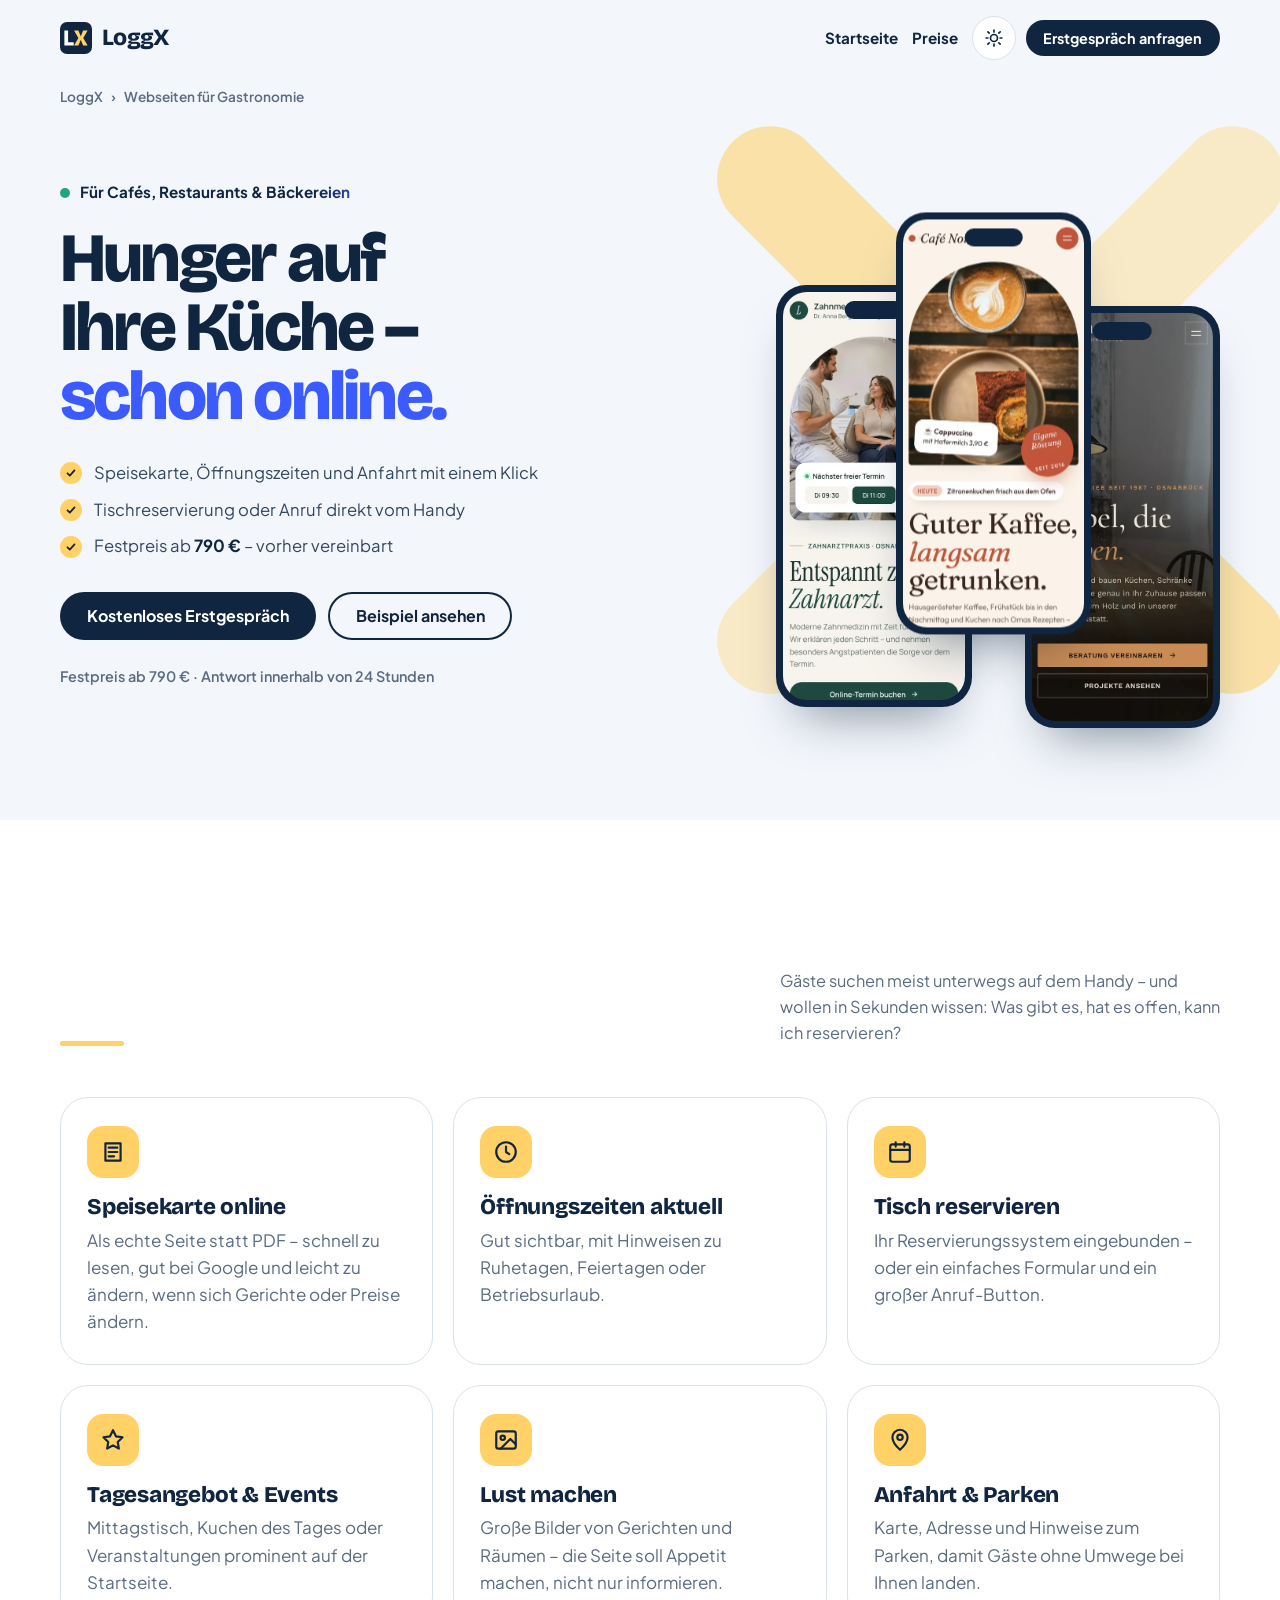
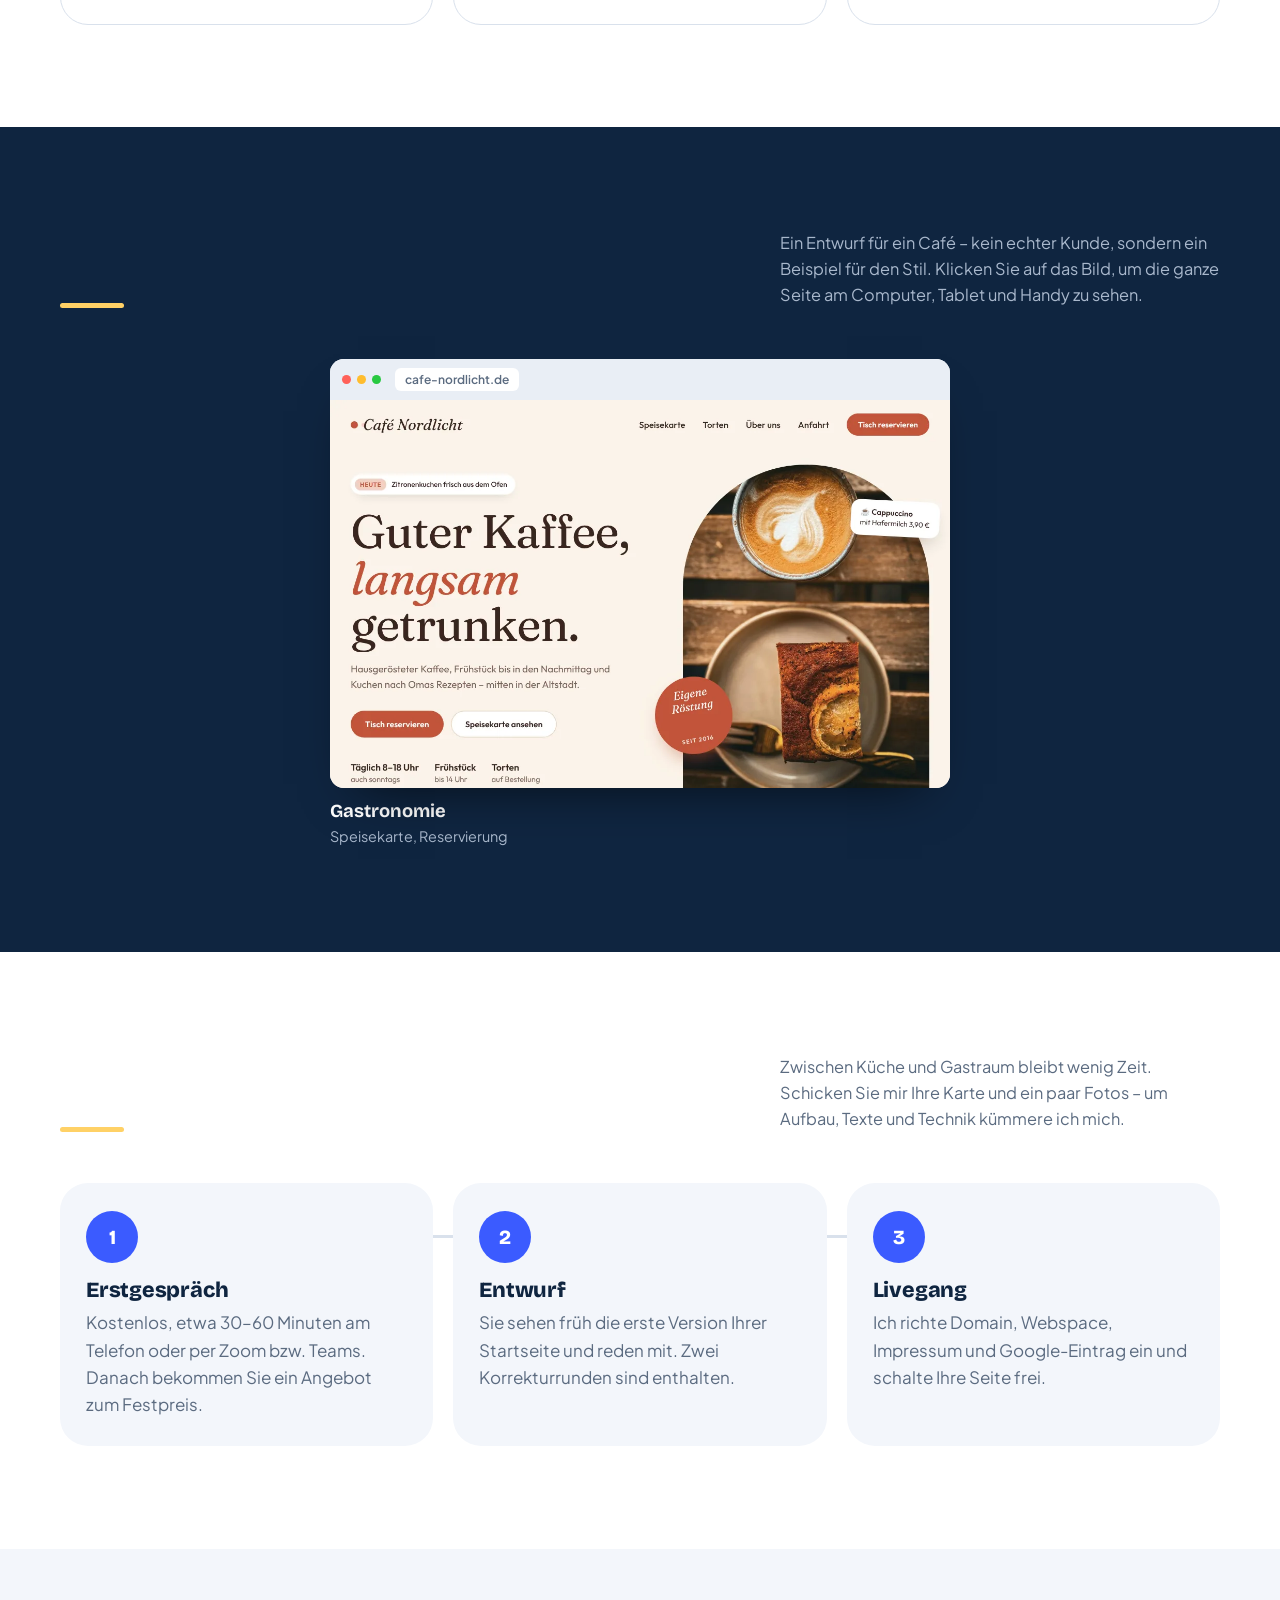
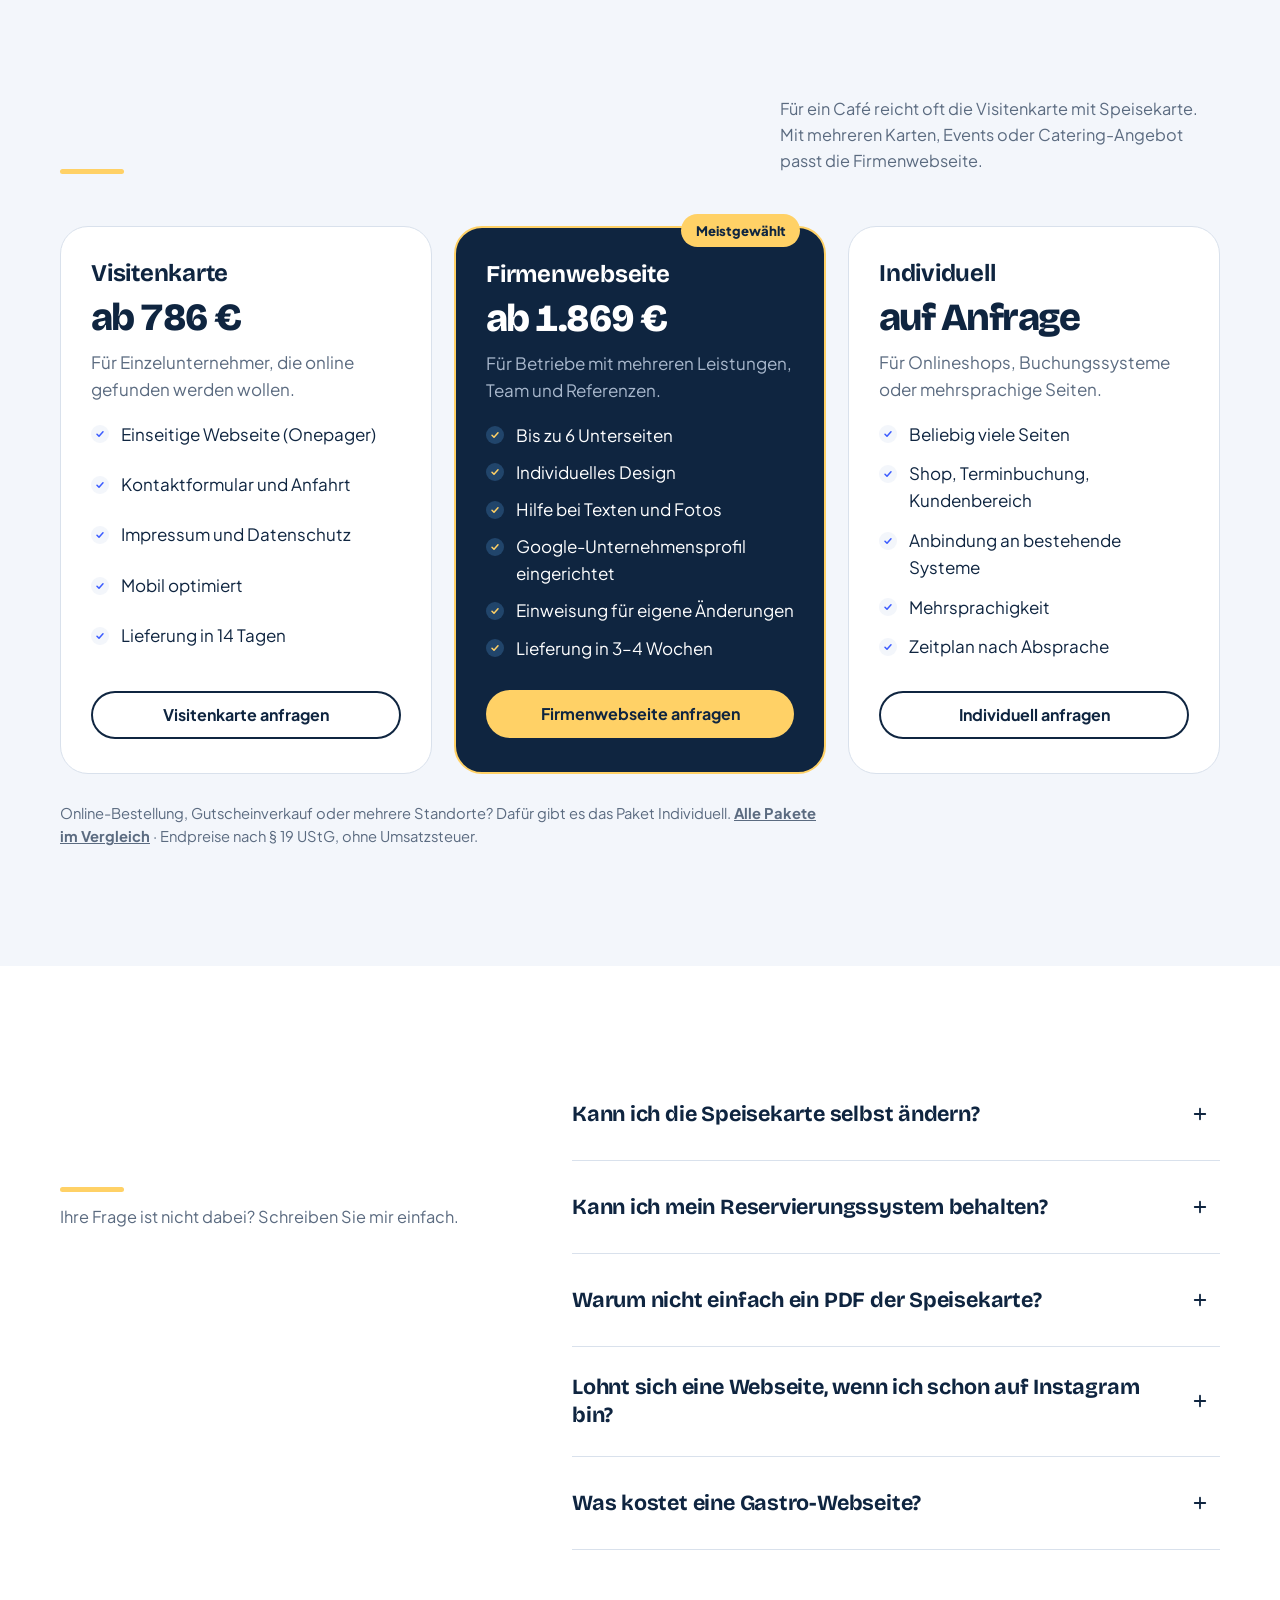
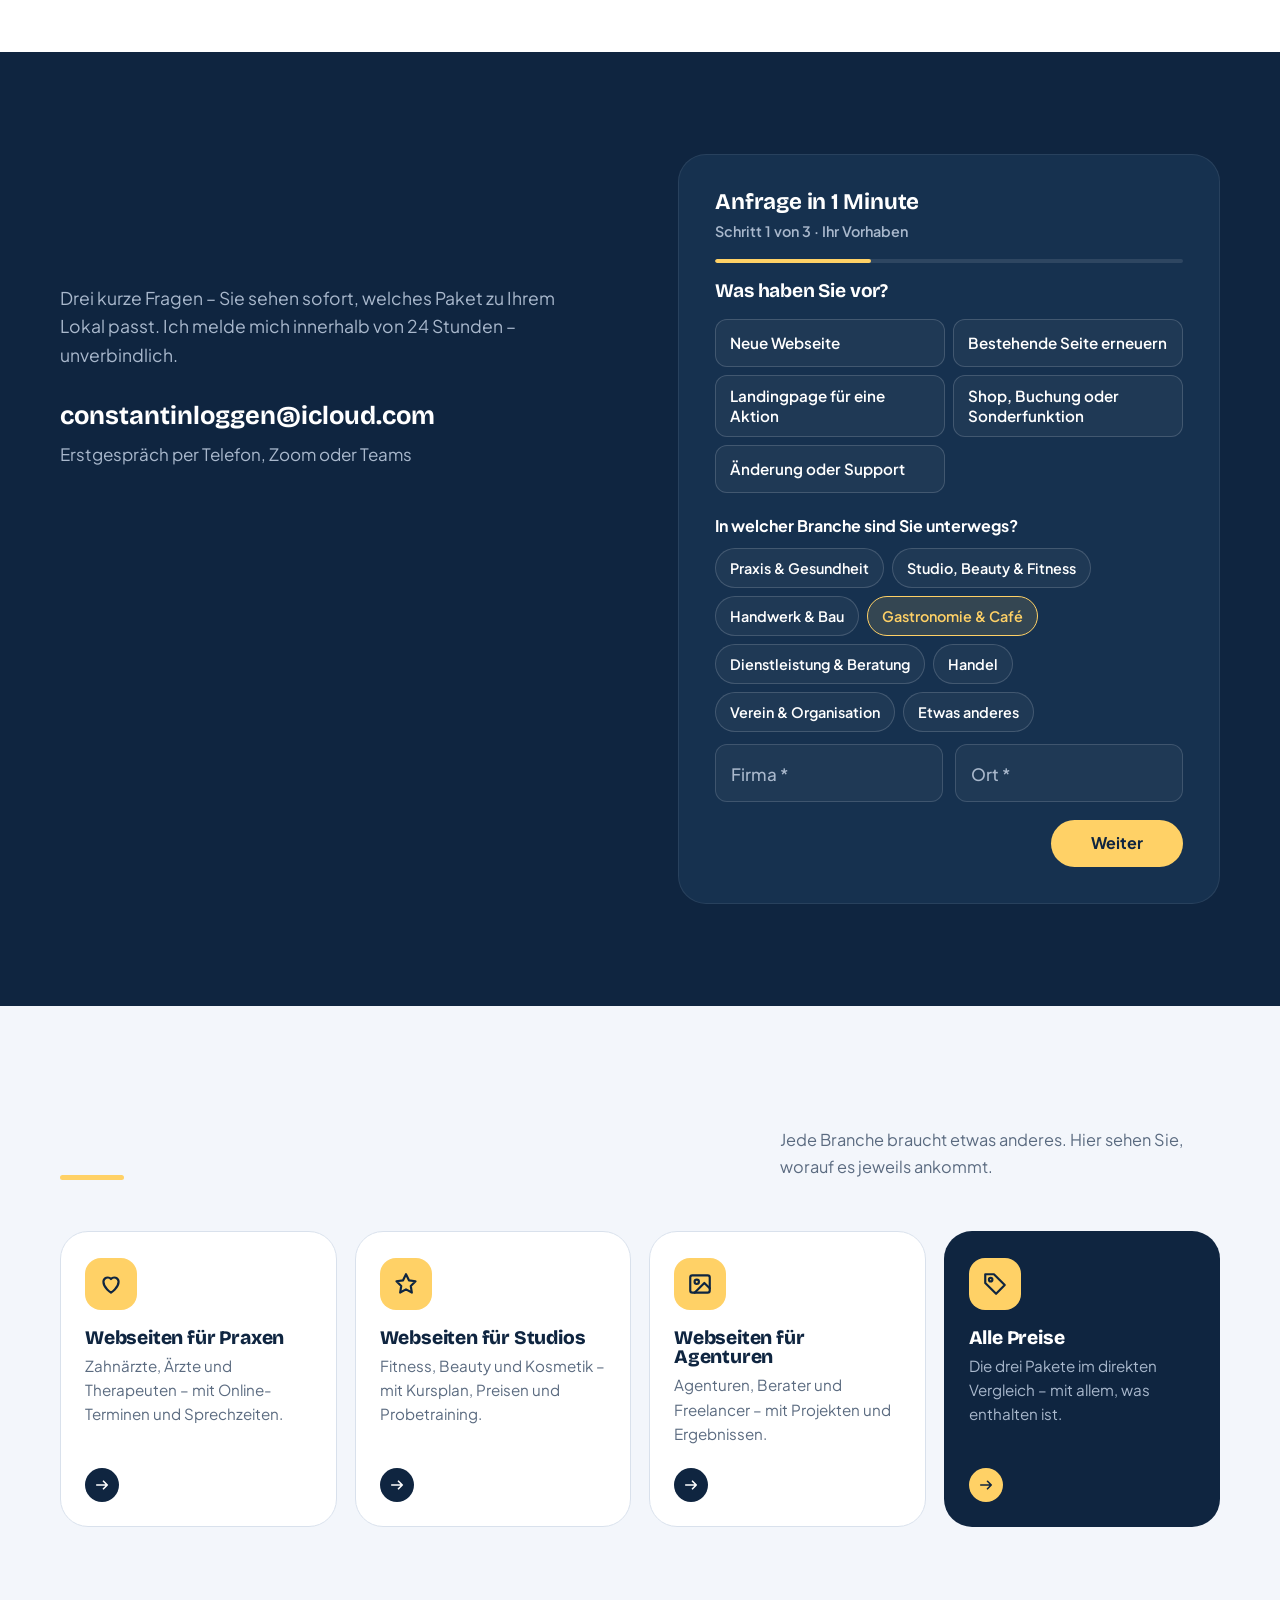
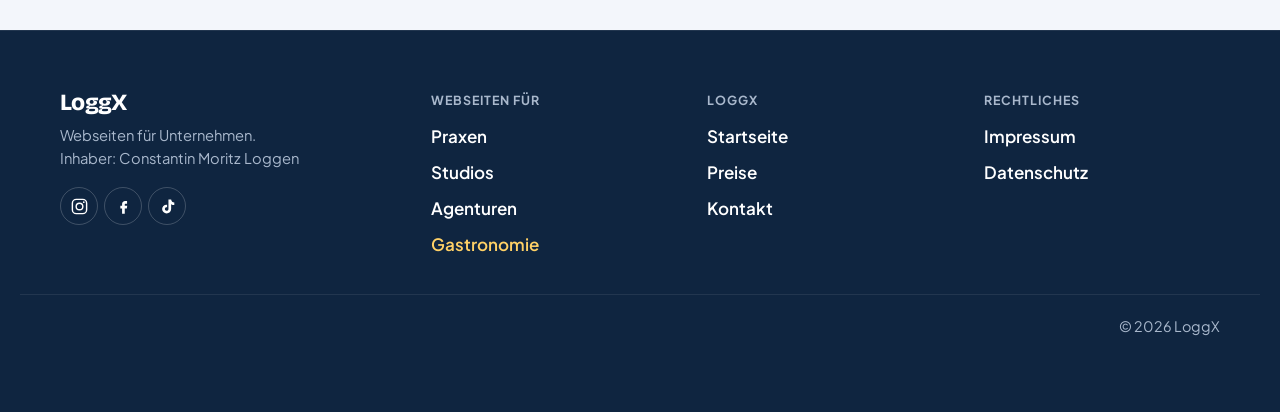
<file: webseite-gastronomie.html>
<!DOCTYPE html>
<html lang="de">
<head>
  <meta charset="UTF-8">
  <meta name="viewport" content="width=device-width, initial-scale=1.0">
  <title>Webseite für Café &amp; Restaurant erstellen lassen – ab 790 € | LoggX</title>
  <meta name="description" content="Webseite für Café, Restaurant oder Bäckerei: Speisekarte, Öffnungszeiten, Tischreservierung und Tagesangebot. Festpreis, persönlich betreut. Jetzt anfragen.">
  <meta name="robots" content="index, follow">
  <meta name="theme-color" content="#0F2540">
  <meta property="og:title" content="Webseite für Ihr Café oder Restaurant – ab 790 €">
  <meta property="og:description" content="Webseite für Café, Restaurant oder Bäckerei: Speisekarte, Öffnungszeiten, Tischreservierung und Tagesangebot. Festpreis, persönlich betreut. Jetzt anfragen.">
  <meta property="og:type" content="website">
  <meta property="og:site_name" content="LoggX">
  <meta property="og:url" content="https://loggx.de/webseite-gastronomie">
  <meta property="og:image" content="https://loggx.de/img/og-loggx.png">
  <meta property="og:image:width" content="1200">
  <meta property="og:image:height" content="630">
  <meta name="twitter:card" content="summary_large_image">
  <link rel="canonical" href="https://loggx.de/webseite-gastronomie">
  <link rel="preload" href="fonts/bricolage-grotesque-latin-standard-normal.woff2" as="font" type="font/woff2" crossorigin>
  <link rel="preload" href="fonts/plus-jakarta-sans-latin-wght-normal.woff2" as="font" type="font/woff2" crossorigin>
  <link rel="stylesheet" href="css/style.css">
  <link rel="icon" href="favicon.svg" type="image/svg+xml">
  <link rel="icon" href="favicon-96.png" sizes="96x96" type="image/png">
  <link rel="apple-touch-icon" href="apple-touch-icon.png">
  <meta name="color-scheme" content="light dark">
  <script type="application/ld+json">
{
  "@context": "https://schema.org",
  "@graph": [
    {
      "@type": "Service",
      "@id": "https://loggx.de/webseite-gastronomie#service",
      "name": "Webseiten für Gastronomie",
      "description": "Webseite für Café, Restaurant oder Bäckerei: Speisekarte, Öffnungszeiten, Tischreservierung und Tagesangebot. Festpreis, persönlich betreut. Jetzt anfragen.",
      "serviceType": "Webdesign",
      "areaServed": "DE",
      "url": "https://loggx.de/webseite-gastronomie",
      "provider": {
        "@type": "ProfessionalService",
        "@id": "https://loggx.de/#firma",
        "name": "LoggX",
        "url": "https://loggx.de/"
      },
      "offers": {
        "@type": "Offer",
        "priceCurrency": "EUR",
        "price": "790",
        "description": "Festpreis ab 790 € (Visitenkarte)"
      }
    },
    {
      "@type": "BreadcrumbList",
      "itemListElement": [
        {
          "@type": "ListItem",
          "position": 1,
          "name": "LoggX",
          "item": "https://loggx.de/"
        },
        {
          "@type": "ListItem",
          "position": 2,
          "name": "Webseiten für Gastronomie",
          "item": "https://loggx.de/webseite-gastronomie"
        }
      ]
    }
  ]
}
  </script>
  <script>
    (function () {
      var t = null;
      try { t = localStorage.getItem("loggx-theme"); } catch (e) {}
      if (t !== "dark" && t !== "light") t = window.matchMedia && window.matchMedia("(prefers-color-scheme: dark)").matches ? "dark" : "light";
      document.documentElement.setAttribute("data-theme", t);
      document.documentElement.classList.add("js");
    })();
  </script>
</head>
<body class="lp lp-branch">

  <a class="skip-link" href="#main">Zum Inhalt springen</a>

  <header class="site-header" id="site-header">
    <div class="scroll-progress" id="scroll-progress" aria-hidden="true"></div>
    <div class="container header-inner">
      <a href="./" class="brand" aria-label="LoggX – zur Startseite">
        <span class="brand-mark" aria-hidden="true">
          <svg viewBox="0 0 512 512" width="32" height="32"><rect width="512" height="512" rx="112" fill="currentColor"/><path d="M70 375V137H129V375ZM80 375V325H219V375Z" fill="#fff"/><path d="M225 375 294 257 225 137H294L332 226H333L370 137H442L372 256L442 375H370L333 284H333L294 375Z" fill="#FFD166"/></svg>
        </span>
        <span class="brand-name">LoggX</span>
      </a>
      <div class="header-actions">
        <a href="./" class="lp-home">Startseite</a>
        <a href="preise" class="lp-home">Preise</a>
        <button type="button" class="theme-toggle" id="theme-toggle" aria-label="Dunkelmodus einschalten" title="Hell/Dunkel umschalten">
          <svg class="i-sun" viewBox="0 0 24 24" aria-hidden="true"><circle cx="12" cy="12" r="4.2"/><path d="M12 2.5v2.2M12 19.3v2.2M4.6 4.6l1.6 1.6M17.8 17.8l1.6 1.6M2.5 12h2.2M19.3 12h2.2M4.6 19.4l1.6-1.6M17.8 6.2l1.6-1.6"/></svg>
          <svg class="i-moon" viewBox="0 0 24 24" aria-hidden="true"><path d="M20.5 14.2A8.5 8.5 0 0 1 9.8 3.5a8.5 8.5 0 1 0 10.7 10.7z"/></svg>
        </button>
        <a href="#anfrage" class="btn btn-primary btn-small lp-head-cta" data-track="lp-cta"><span>Erstgespräch anfragen</span></a>
      </div>
    </div>
  </header>

  <main id="main" data-page="gastro">
    <nav class="crumbs container" aria-label="Brotkrumen"><a href="./">LoggX</a><span aria-hidden="true">›</span><span>Webseiten für Gastronomie</span></nav>

    <!-- ============ HERO ============ -->
    <section class="hero" id="top">
      <div class="hero-bg" aria-hidden="true">
        <svg class="hero-x" viewBox="0 0 400 400" fill="none">
          <path class="hx hx-a" d="M60 60 L340 340" stroke-width="64" stroke-linecap="round"/>
          <path class="hx hx-b" d="M340 60 L60 340" stroke-width="64" stroke-linecap="round"/>
        </svg>
      </div>
      <div class="container hero-layout">
        <div class="hero-copy">
          <p class="hero-kicker" data-hero-in><span class="shiny-text">Für Cafés, Restaurants &amp; Bäckereien</span></p>
          <h1 class="hero-title" aria-label="Hunger auf Ihre Küche – schon online.">
            <span class="line" aria-hidden="true"><span class="line-in">Hunger auf</span></span>
            <span class="line" aria-hidden="true"><span class="line-in">Ihre Küche –</span></span>
            <span class="line" aria-hidden="true"><span class="line-in lp-accent">schon online.</span></span>
          </h1>
          <ul class="lp-checks" data-hero-in><li>Speisekarte, Öffnungszeiten und Anfahrt mit einem Klick</li><li>Tischreservierung oder Anruf direkt vom Handy</li><li>Festpreis ab <strong><span data-cms="price_visit">790</span>&nbsp;€</strong> – vorher vereinbart</li></ul>
          <div class="hero-actions" data-hero-in>
            <a href="#anfrage" class="btn btn-primary" data-track="lp-cta"><span>Kostenloses Erstgespräch</span></a>
            <a href="#beispiele" class="btn btn-ghost"><span>Beispiel ansehen</span></a>
          </div>
          <p class="lp-note" data-hero-in>Festpreis ab <span data-cms="price_visit">790</span>&nbsp;€ · Antwort innerhalb von <span data-cms="response_hours">24</span> Stunden</p>
        </div>
        <div class="hero-stage" aria-hidden="true"><div class="phone phone-1"><img src="img/work/dental-h.webp" decoding="async" alt="" width="390" height="844"></div><div class="phone phone-2"><img src="img/work/cafe-h.webp" fetchpriority="high" alt="" width="390" height="844"></div><div class="phone phone-3"><img src="img/work/wood-h.webp" decoding="async" alt="" width="390" height="844"></div></div>
      </div>
    </section>

    <!-- ============ WORAUF ES ANKOMMT ============ -->
    <section class="section" id="vorteile">
      <div class="container">
        <div class="section-head reveal">
          <h2>Was eine Gastro-Webseite können sollte</h2>
          <p>Gäste suchen meist unterwegs auf dem Handy – und wollen in Sekunden wissen: Was gibt es, hat es offen, kann ich reservieren?</p>
        </div>
        <div class="benefits benefits-6">
          <article class="benefit spotlight reveal">
            <span class="benefit-icon" aria-hidden="true"><svg viewBox="0 0 24 24"><path d="M5 4h14v16H5z"/><path d="M8 8h8M8 12h8M8 16h5"/></svg></span>
            <h3>Speisekarte online</h3>
            <p>Als echte Seite statt PDF – schnell zu lesen, gut bei Google und leicht zu ändern, wenn sich Gerichte oder Preise ändern.</p>
          </article>
          <article class="benefit spotlight reveal">
            <span class="benefit-icon" aria-hidden="true"><svg viewBox="0 0 24 24"><circle cx="12" cy="12" r="9"/><path d="M12 7v5l3 2"/></svg></span>
            <h3>Öffnungszeiten aktuell</h3>
            <p>Gut sichtbar, mit Hinweisen zu Ruhetagen, Feiertagen oder Betriebsurlaub.</p>
          </article>
          <article class="benefit spotlight reveal">
            <span class="benefit-icon" aria-hidden="true"><svg viewBox="0 0 24 24"><rect x="3" y="5" width="18" height="16" rx="2"/><path d="M3 10h18M8 3v4M16 3v4"/></svg></span>
            <h3>Tisch reservieren</h3>
            <p>Ihr Reservierungssystem eingebunden – oder ein einfaches Formular und ein großer Anruf-Button.</p>
          </article>
          <article class="benefit spotlight reveal">
            <span class="benefit-icon" aria-hidden="true"><svg viewBox="0 0 24 24"><path d="m12 3 2.7 5.6 6.1.9-4.4 4.3 1 6.1L12 17l-5.4 2.9 1-6.1-4.4-4.3 6.1-.9z"/></svg></span>
            <h3>Tagesangebot &amp; Events</h3>
            <p>Mittagstisch, Kuchen des Tages oder Veranstaltungen prominent auf der Startseite.</p>
          </article>
          <article class="benefit spotlight reveal">
            <span class="benefit-icon" aria-hidden="true"><svg viewBox="0 0 24 24"><rect x="3" y="4" width="18" height="16" rx="2"/><circle cx="9" cy="10" r="2"/><path d="m21 16-5-5-9 9"/></svg></span>
            <h3>Lust machen</h3>
            <p>Große Bilder von Gerichten und Räumen – die Seite soll Appetit machen, nicht nur informieren.</p>
          </article>
          <article class="benefit spotlight reveal">
            <span class="benefit-icon" aria-hidden="true"><svg viewBox="0 0 24 24"><path d="M12 21s-7-6.2-7-11.5a7 7 0 0 1 14 0C19 14.8 12 21 12 21z"/><circle cx="12" cy="9.5" r="2.5"/></svg></span>
            <h3>Anfahrt &amp; Parken</h3>
            <p>Karte, Adresse und Hinweise zum Parken, damit Gäste ohne Umwege bei Ihnen landen.</p>
          </article>
        </div>
      </div>
    </section>

    <!-- ============ BEISPIELE ============ -->
    <section class="section section-ink" id="beispiele">
      <div class="container">
        <div class="section-head reveal">
          <h2>So könnte Ihre Seite aussehen</h2>
          <p>Ein Entwurf für ein Café – kein echter Kunde, sondern ein Beispiel für den Stil. Klicken Sie auf das Bild, um die ganze Seite am Computer, Tablet und Handy zu sehen.</p>
        </div>
        
        <div class="shots lp-shots shots-one"><figure class="shot reveal" data-id="cafe" data-url="cafe-nordlicht.de" data-desc="Verspielte Schrift und warme Farben. Speisekarte und Tischreservierung sind mit einem Klick erreichbar." data-features="Speisekarte mit Preisen|Tischreservierung|Tagesangebot auf der Startseite|Öffnungszeiten auf einen Blick">
            <div class="shot-frame"><span class="shot-bar"><i></i><i></i><i></i><em>cafe-nordlicht.de</em></span><div class="shot-img"><img src="img/work/full/cafe.webp" srcset="img/work/full/cafe.webp 1200w, img/work/full/cafe@2x.webp 2400w" sizes="(max-width: 700px) 85vw, (max-width: 1240px) 48vw, 600px" alt="Designbeispiel Café: komplette Startseite" loading="lazy" width="1200" height="2728"></div><span class="shot-hint">Ganze Seite ansehen</span></div>
            <figcaption><strong>Gastronomie</strong><span>Speisekarte, Reservierung</span></figcaption>
          </figure></div>
      </div>
    </section>

    <!-- ============ ABLAUF ============ -->
    <section class="section" id="ablauf">
      <div class="container">
        <div class="section-head reveal">
          <h2>So läuft es ab</h2>
          <p>Zwischen Küche und Gastraum bleibt wenig Zeit. Schicken Sie mir Ihre Karte und ein paar Fotos – um Aufbau, Texte und Technik kümmere ich mich.</p>
        </div>
        <ol class="lp-steps">
          <li class="reveal"><span class="step-num">1</span><h3>Erstgespräch</h3><p>Kostenlos, etwa 30–60 Minuten am Telefon oder per Zoom bzw. Teams. Danach bekommen Sie ein Angebot zum Festpreis.</p></li>
          <li class="reveal"><span class="step-num">2</span><h3>Entwurf</h3><p>Sie sehen früh die erste Version Ihrer Startseite und reden mit. Zwei Korrekturrunden sind enthalten.</p></li>
          <li class="reveal"><span class="step-num">3</span><h3>Livegang</h3><p>Ich richte Domain, Webspace, Impressum und Google-Eintrag ein und schalte Ihre Seite frei.</p></li>
        </ol>
      </div>
    </section>

    <!-- ============ PREISE ============ -->
    <section class="section section-paper" id="preise">
      <div class="container">
        <div class="section-head reveal">
          <h2>Festpreise für Cafés &amp; Restaurants</h2>
          <p>Für ein Café reicht oft die Visitenkarte mit Speisekarte. Mit mehreren Karten, Events oder Catering-Angebot passt die Firmenwebseite.</p>
        </div>
        <div class="pricing">
          <article class="plan spotlight reveal">
            <h3>Visitenkarte</h3>
            <p class="plan-price">ab <span class="count" data-to="790" data-cms="price_visit">790</span>&nbsp;€</p>
            <p class="plan-for">Für Einzelunternehmer, die online gefunden werden wollen.</p>
            <ul class="plan-list">
              <li>Einseitige Webseite (Onepager)</li>
              <li>Kontaktformular und Anfahrt</li>
              <li>Impressum und Datenschutz</li>
              <li>Mobil optimiert</li>
              <li>Lieferung in <span data-cms="time_visit">14 Tagen</span></li>
            </ul>
            <a href="#anfrage" class="btn btn-ghost btn-block" data-plan="Visitenkarte"><span>Visitenkarte anfragen</span></a>
          </article>

          <article class="plan spotlight reveal plan-featured">
            <span class="plan-badge">Meistgewählt</span>
            <h3>Firmenwebseite</h3>
            <p class="plan-price">ab <span class="count" data-to="1890" data-format="de" data-cms="price_firm">1.890</span>&nbsp;€</p>
            <p class="plan-for">Für Betriebe mit mehreren Leistungen, Team und Referenzen.</p>
            <ul class="plan-list">
              <li>Bis zu 6 Unterseiten</li>
              <li>Individuelles Design</li>
              <li>Hilfe bei Texten und Fotos</li>
              <li>Google-Unternehmensprofil eingerichtet</li>
              <li>Einweisung für eigene Änderungen</li>
              <li>Lieferung in <span data-cms="time_firm">3–4 Wochen</span></li>
            </ul>
            <a href="#anfrage" class="btn btn-yellow btn-block" data-plan="Firmenwebseite"><span>Firmenwebseite anfragen</span></a>
          </article>

          <article class="plan spotlight reveal">
            <h3>Individuell</h3>
            <p class="plan-price">auf Anfrage</p>
            <p class="plan-for">Für Onlineshops, Buchungssysteme oder mehrsprachige Seiten.</p>
            <ul class="plan-list">
              <li>Beliebig viele Seiten</li>
              <li>Shop, Terminbuchung, Kundenbereich</li>
              <li>Anbindung an bestehende Systeme</li>
              <li>Mehrsprachigkeit</li>
              <li>Zeitplan nach Absprache</li>
            </ul>
            <a href="#anfrage" class="btn btn-ghost btn-block" data-plan="Individuell"><span>Individuell anfragen</span></a>
          </article>
        </div>

        
        <p class="pricing-note reveal">Online-Bestellung, Gutscheinverkauf oder mehrere Standorte? Dafür gibt es das Paket Individuell. <a href="preise">Alle Pakete im Vergleich</a> · Endpreise nach §&nbsp;19&nbsp;UStG, ohne Umsatzsteuer.</p>
      </div>
    </section>

    <!-- ============ FAQ ============ -->
    <section class="section" id="faq">
      <div class="container faq-grid">
        <div class="section-head reveal">
          <h2>Fragen aus der Gastronomie</h2>
          <p>Ihre Frage ist nicht dabei? Schreiben Sie mir einfach.</p>
        </div>
        <div class="faq-list">
          <details class="faq reveal">
            <summary>Kann ich die Speisekarte selbst ändern?</summary>
            <div class="faq-body"><p>Ja. Ich zeige Ihnen, wie Sie Gerichte und Preise selbst anpassen. Wenn Sie das lieber abgeben, übernehme ich es nach Aufwand.</p></div>
          </details>
          <details class="faq reveal">
            <summary>Kann ich mein Reservierungssystem behalten?</summary>
            <div class="faq-body"><p>Meistens ja. Viele Anbieter haben fertige Reservierungs-Widgets, die ich einbaue. Alternativ gibt es ein einfaches Reservierungsformular oder einen Anruf-Button.</p></div>
          </details>
          <details class="faq reveal">
            <summary>Warum nicht einfach ein PDF der Speisekarte?</summary>
            <div class="faq-body"><p>Ein PDF ist auf dem Handy schwer zu lesen und wird von Google schlechter gefunden. Eine richtige Seite lädt schneller und lässt sich leichter aktualisieren. Ein PDF zum Ausdrucken kann es zusätzlich geben.</p></div>
          </details>
          <details class="faq reveal">
            <summary>Lohnt sich eine Webseite, wenn ich schon auf Instagram bin?</summary>
            <div class="faq-body"><p>Ja. Instagram zeigt die Stimmung, die Webseite liefert die Fakten: Karte, Öffnungszeiten, Reservierung. Und bei Google-Suchen wie „Café in der Nähe“ zählt die Webseite.</p></div>
          </details>
          <details class="faq reveal">
            <summary>Was kostet eine Gastro-Webseite?</summary>
            <div class="faq-body"><p>Eine einseitige Visitenkarte gibt es ab <span data-cms="price_visit">790</span>&nbsp;€, eine Firmenwebseite mit mehreren Unterseiten ab <span data-cms="price_firm">1.890</span>&nbsp;€. Sie bekommen vorher ein Festpreis-Angebot.</p></div>
          </details>
        </div>
      </div>
    </section>


    <!-- ============ ANFRAGE ============ -->
    <section class="section section-ink contact" id="anfrage">
      <div class="container contact-grid">
        <div class="contact-copy reveal reveal-left">
          <h2 class="contact-title">Webseite für Ihr Lokal anfragen.</h2>
          <p>Drei kurze Fragen – Sie sehen sofort, welches Paket zu Ihrem Lokal passt. Ich melde mich innerhalb von <span data-cms="response_hours">24</span> Stunden – unverbindlich.</p>
          <address class="contact-details">
            <a href="mailto:constantinloggen@icloud.com" data-cms-href="mailto"><span data-cms="email">constantinloggen@icloud.com</span></a>
            <a href="tel:+490000000000" data-cms-href="tel"><span data-cms="phone">+49 (0) 000 000 00 00</span></a>
            <span>Erstgespräch per Telefon, Zoom oder Teams</span>
          </address>
        </div>

        <form class="lead-form spotlight reveal reveal-right" id="lead-form" data-page="gastro" data-branche="gastro" novalidate>
          <div class="lf-top">
            <div><h3>Anfrage in 1 Minute</h3><p class="lf-label" id="lf-label">Schritt 1 von 3 · Ihr Vorhaben</p></div>
            <span class="lf-paket" id="lf-paket" hidden></span>
          </div>
          <div class="lf-progress" aria-hidden="true"><i id="lf-bar"></i></div>
          <span class="lf-prices" hidden><span data-cms="price_visit">790</span><span data-cms="price_firm">1.890</span><span data-cms="price_hourly">70</span><span data-cms="time_visit">14 Tagen</span><span data-cms="time_firm">3–4 Wochen</span></span>

          <fieldset class="lf-step" data-step="1">
            <legend>Was haben Sie vor?</legend>
            <div class="opts" data-required="projekt">
              <label class="opt"><input type="radio" name="projekt" value="neu"><span>Neue Webseite</span></label>
              <label class="opt"><input type="radio" name="projekt" value="relaunch"><span>Bestehende Seite erneuern</span></label>
              <label class="opt"><input type="radio" name="projekt" value="landing"><span>Landingpage für eine Aktion</span></label>
              <label class="opt"><input type="radio" name="projekt" value="shop"><span>Shop, Buchung oder Sonderfunktion</span></label>
              <label class="opt"><input type="radio" name="projekt" value="aenderung"><span>Änderung oder Support</span></label>
            </div>
            <p class="q">In welcher Branche sind Sie unterwegs?</p>
            <div class="opts opts-sm">
              <label class="opt"><input type="radio" name="branche" value="praxis"><span>Praxis &amp; Gesundheit</span></label>
              <label class="opt"><input type="radio" name="branche" value="studio"><span>Studio, Beauty &amp; Fitness</span></label>
              <label class="opt"><input type="radio" name="branche" value="handwerk"><span>Handwerk &amp; Bau</span></label>
              <label class="opt"><input type="radio" name="branche" value="gastro"><span>Gastronomie &amp; Café</span></label>
              <label class="opt"><input type="radio" name="branche" value="dienst"><span>Dienstleistung &amp; Beratung</span></label>
              <label class="opt"><input type="radio" name="branche" value="handel"><span>Handel</span></label>
              <label class="opt"><input type="radio" name="branche" value="verein"><span>Verein &amp; Organisation</span></label>
              <label class="opt"><input type="radio" name="branche" value="andere"><span>Etwas anderes</span></label>
            </div>
            <div class="field" data-if="branche=andere" hidden><input id="lf-bt" name="branche_text" placeholder=" " maxlength="80"><label for="lf-bt">Welche Branche?</label></div>
            <div class="fields2">
              <div class="field"><input id="lf-firma" name="firma" autocomplete="organization" placeholder=" " required maxlength="160"><label for="lf-firma">Firma *</label></div>
              <div class="field"><input id="lf-ort" name="ort" autocomplete="address-level2" placeholder=" " required maxlength="80"><label for="lf-ort">Ort *</label></div>
            </div>
            <div class="field" data-if="projekt=relaunch|aenderung" hidden><input id="lf-web" name="webseite" inputmode="url" autocapitalize="off" autocorrect="off" spellcheck="false" placeholder=" " maxlength="200"><label for="lf-web">Ihre jetzige Webseite (optional)</label></div>
            <p class="lf-error" data-err="1" role="alert" hidden></p>
            <div class="lf-nav"><span></span><button type="button" class="btn btn-yellow" data-next><span>Weiter</span></button></div>
          </fieldset>

          <fieldset class="lf-step" data-step="2" hidden>
            <legend id="lf-l2" data-alt="Wann soll es losgehen?">Wie groß soll die Seite werden?</legend>
            <div class="lf-group" data-if="projekt=neu|relaunch|landing|shop|">
            <div class="opts opts-sm">
              <label class="opt"><input type="radio" name="seiten" value="one"><span>Eine Seite reicht</span></label>
              <label class="opt"><input type="radio" name="seiten" value="few"><span>2 bis 6 Unterseiten</span></label>
              <label class="opt"><input type="radio" name="seiten" value="many"><span>Mehr als 6 Seiten</span></label>
              <label class="opt"><input type="radio" name="seiten" value="unsure"><span>Weiß ich noch nicht</span></label>
            </div>
              <p class="q">Was soll dazukommen? <small>Mehrfachauswahl</small></p>
            <div class="opts opts-sm">
              <label class="opt"><input type="checkbox" name="extras" value="texte"><span>Hilfe bei Texten</span></label>
              <label class="opt"><input type="checkbox" name="extras" value="fotos"><span>Fotos &amp; Bilder</span></label>
              <label class="opt"><input type="checkbox" name="extras" value="logo"><span>Logo &amp; Design</span></label>
              <label class="opt"><input type="checkbox" name="extras" value="google"><span>Google-Profil</span></label>
              <label class="opt"><input type="checkbox" name="extras" value="termin"><span>Online-Terminbuchung</span></label>
              <label class="opt"><input type="checkbox" name="extras" value="shop"><span>Onlineshop</span></label>
              <label class="opt"><input type="checkbox" name="extras" value="sprachen"><span>Mehrsprachig</span></label>
            </div>
            </div>
            <p class="q" id="lf-q-start">Wann soll es losgehen?</p>
            <div class="opts opts-sm">
              <label class="opt"><input type="radio" name="start" value="asap"><span>So schnell wie möglich</span></label>
              <label class="opt"><input type="radio" name="start" value="month"><span>In den nächsten 4 Wochen</span></label>
              <label class="opt"><input type="radio" name="start" value="later"><span>In 1–3 Monaten</span></label>
              <label class="opt"><input type="radio" name="start" value="info"><span>Erst mal informieren</span></label>
            </div>
            <p class="q">Haben Sie ein Budget im Kopf? <small>optional</small></p>
            <div class="opts opts-sm">
              <label class="opt"><input type="radio" name="budget" value="b1"><span>bis 1.000 €</span></label>
              <label class="opt"><input type="radio" name="budget" value="b2"><span>1.000–2.500 €</span></label>
              <label class="opt"><input type="radio" name="budget" value="b3"><span>über 2.500 €</span></label>
              <label class="opt"><input type="radio" name="budget" value="open"><span>Noch offen</span></label>
            </div>
            <div class="lf-rec" id="lf-rec" aria-live="polite" hidden><span class="lf-rec-k">Meine Empfehlung</span><b id="lf-rec-name"></b><span id="lf-rec-why"></span></div>
            <div class="lf-nav"><button type="button" class="btn btn-ghost" data-back><span>Zurück</span></button><button type="button" class="btn btn-yellow" data-next><span>Weiter</span></button></div>
          </fieldset>

          <fieldset class="lf-step" data-step="3" hidden>
            <legend>Wie erreiche ich Sie?</legend>
            <div class="fields2">
              <div class="field"><input id="lf-name" name="name" autocomplete="name" placeholder=" " required maxlength="120"><label for="lf-name">Ihr Name *</label></div>
              <div class="field"><input id="lf-mail" name="email" type="email" inputmode="email" autocomplete="email" autocapitalize="off" placeholder=" " required maxlength="200"><label for="lf-mail">E-Mail-Adresse *</label></div>
            </div>
            <div class="field"><input id="lf-tel" name="telefon" type="tel" inputmode="tel" autocomplete="tel" placeholder=" " required maxlength="40"><label for="lf-tel">Telefon *</label></div>
            <p class="q">Erstgespräch am liebsten per</p>
            <div class="opts opts-sm">
              <label class="opt"><input type="radio" name="kontakt" value="mail" checked><span>E-Mail</span></label>
              <label class="opt"><input type="radio" name="kontakt" value="phone"><span>Telefon</span></label>
              <label class="opt"><input type="radio" name="kontakt" value="whatsapp"><span>WhatsApp</span></label>
              <label class="opt"><input type="radio" name="kontakt" value="video"><span>Zoom / Teams</span></label>
            </div>
            <div class="field"><textarea id="lf-msg" name="nachricht" rows="3" placeholder=" " maxlength="4000"></textarea><label for="lf-msg">Noch etwas, das ich wissen sollte? (optional)</label></div>
            <label class="consent"><input type="checkbox" name="consent" value="1" required><span>Ich bin einverstanden, dass meine Angaben zur Bearbeitung der Anfrage gespeichert werden. Mehr in der <a href="datenschutz" target="_blank" rel="noopener">Datenschutzerklärung</a>.</span></label>
            <div class="hp" aria-hidden="true"><label>Webseite<input name="website" tabindex="-1" autocomplete="off"></label></div>
            <input type="hidden" name="paket" value="">
            <p class="lf-error" id="lf-error" role="alert" hidden></p>
            <div class="lf-nav"><button type="button" class="btn btn-ghost" data-back><span>Zurück</span></button><button type="submit" class="btn btn-yellow" id="lf-submit"><span>Anfrage senden</span></button></div>
          </fieldset>

          <div class="lf-done" id="lf-done" hidden tabindex="-1">
            <span class="check"><svg viewBox="0 0 24 24"><path d="M5 12l5 5L19 7"/></svg></span>
            <h3>Danke<span id="lf-done-name"></span>!</h3>
            <p>Ihre Anfrage ist angekommen. Ich melde mich innerhalb von <span data-cms="response_hours">24</span> Stunden bei Ihnen.</p>
            <div class="lf-rec" id="lf-done-rec" hidden><span class="lf-rec-k">Meine erste Einschätzung</span><b></b><span></span></div>
          </div>
        </form>
      </div>
    </section>


    <!-- ============ WEITERE BRANCHEN ============ -->
    <section class="section section-more" id="mehr">
      <div class="container">
        <div class="section-head reveal">
          <h2>Für andere Branchen</h2>
          <p>Jede Branche braucht etwas anderes. Hier sehen Sie, worauf es jeweils ankommt.</p>
        </div>
        <div class="branch-cards">
          <a class="branch-card spotlight reveal" href="webseite-praxis">
            <span class="benefit-icon" aria-hidden="true"><svg viewBox="0 0 24 24"><path d="M12 20s-7-4.4-7-10a4 4 0 0 1 7-2.6A4 4 0 0 1 19 10c0 5.6-7 10-7 10z"/></svg></span>
            <h3>Webseiten für Praxen</h3>
            <p>Zahnärzte, Ärzte und Therapeuten – mit Online-Terminen und Sprechzeiten.</p>
            <span class="branch-arrow" aria-hidden="true"><svg viewBox="0 0 24 24"><path d="M5 12h14m-5-5 5 5-5 5"/></svg></span>
          </a>
          <a class="branch-card spotlight reveal" href="webseite-studio">
            <span class="benefit-icon" aria-hidden="true"><svg viewBox="0 0 24 24"><path d="m12 3 2.7 5.6 6.1.9-4.4 4.3 1 6.1L12 17l-5.4 2.9 1-6.1-4.4-4.3 6.1-.9z"/></svg></span>
            <h3>Webseiten für Studios</h3>
            <p>Fitness, Beauty und Kosmetik – mit Kursplan, Preisen und Probetraining.</p>
            <span class="branch-arrow" aria-hidden="true"><svg viewBox="0 0 24 24"><path d="M5 12h14m-5-5 5 5-5 5"/></svg></span>
          </a>
          <a class="branch-card spotlight reveal" href="webseite-agentur">
            <span class="benefit-icon" aria-hidden="true"><svg viewBox="0 0 24 24"><rect x="3" y="4" width="18" height="16" rx="2"/><circle cx="9" cy="10" r="2"/><path d="m21 16-5-5-9 9"/></svg></span>
            <h3>Webseiten für Agenturen</h3>
            <p>Agenturen, Berater und Freelancer – mit Projekten und Ergebnissen.</p>
            <span class="branch-arrow" aria-hidden="true"><svg viewBox="0 0 24 24"><path d="M5 12h14m-5-5 5 5-5 5"/></svg></span>
          </a>
          <a class="branch-card branch-card-price spotlight reveal" href="preise">
            <span class="benefit-icon" aria-hidden="true"><svg viewBox="0 0 24 24"><path d="M3 3h8l10 10-8 8L3 11z"/><circle cx="8" cy="8" r="1.6"/></svg></span>
            <h3>Alle Preise</h3>
            <p>Die drei Pakete im direkten Vergleich – mit allem, was enthalten ist.</p>
            <span class="branch-arrow" aria-hidden="true"><svg viewBox="0 0 24 24"><path d="M5 12h14m-5-5 5 5-5 5"/></svg></span>
          </a>
        </div>
      </div>
    </section>

  </main>

  <!-- Fester Button auf dem Handy -->
  <a href="#anfrage" class="lp-sticky" id="lp-sticky" data-track="lp-sticky"><span>Kostenloses Erstgespräch</span></a>

  <footer class="site-footer">
    <div class="container footer-cols">
      <div class="footer-brand">
        <span class="brand-name">LoggX</span>
        <p>Webseiten für Unternehmen.<br>Inhaber: Constantin Moritz Loggen</p>
        <div class="footer-social"><a class="soc" href="https://www.instagram.com/loggx.de/" target="_blank" rel="noopener me" aria-label="LoggX auf Instagram" title="Instagram"><svg viewBox="0 0 24 24" aria-hidden="true"><rect x="3" y="3" width="18" height="18" rx="5"/><circle cx="12" cy="12" r="4.2"/><circle cx="17.4" cy="6.6" r="1.1" class="fill"/></svg></a><a class="soc" href="https://www.facebook.com/profile.php?id=61595641652378" target="_blank" rel="noopener me" aria-label="LoggX auf Facebook" title="Facebook"><svg viewBox="0 0 24 24" aria-hidden="true"><path d="M14 8.5h2.5V5H14c-2.2 0-3.8 1.7-3.8 3.9V11H8v3.4h2.2V21h3.4v-6.6h2.6l.5-3.4h-3.1V9.2c0-.4.3-.7.7-.7z" class="fill"/></svg></a><a class="soc" href="https://www.tiktok.com/@loggx.de" target="_blank" rel="noopener me" aria-label="LoggX auf TikTok" title="TikTok"><svg viewBox="0 0 24 24" aria-hidden="true"><path d="M16.6 3c.4 2.2 1.8 3.7 4 3.9v3.3c-1.5 0-2.9-.4-4-1.2v6.1c0 3.2-2.6 5.6-5.7 5.6S5.2 18.3 5.2 15.2c0-3.3 2.9-5.9 6.3-5.5v3.4c-1.3-.4-2.8.5-2.8 2.1 0 1.2.9 2.2 2.2 2.2s2.3-1 2.3-2.4V3z" class="fill"/></svg></a></div>
      </div>
      <nav class="footer-col" aria-label="Webseiten für">
        <p class="footer-h">Webseiten für</p>
        <ul><li><a href="webseite-praxis">Praxen</a></li><li><a href="webseite-studio">Studios</a></li><li><a href="webseite-agentur">Agenturen</a></li><li><a href="webseite-gastronomie" aria-current="page">Gastronomie</a></li></ul>
      </nav>
      <nav class="footer-col" aria-label="LoggX">
        <p class="footer-h">LoggX</p>
        <ul><li><a href="./">Startseite</a></li><li><a href="preise">Preise</a></li><li><a href="./#kontakt">Kontakt</a></li></ul>
      </nav>
      <nav class="footer-col" aria-label="Rechtliches">
        <p class="footer-h">Rechtliches</p>
        <ul><li><a href="impressum">Impressum</a></li><li><a href="datenschutz">Datenschutz</a></li></ul>
      </nav>
    </div>
    <div class="container footer-bottom"><p class="footer-copy">© <span id="year"></span> LoggX</p></div>
  </footer>

  <script src="js/vendor/gsap.min.js" defer></script>
  <script src="js/vendor/ScrollTrigger.min.js" defer></script>
  <script src="js/vendor/SplitText.min.js" defer></script>
  <script src="js/vendor/lenis.min.js" defer></script>
  <script src="js/effects.js" defer></script>
  <script src="js/main.js" defer></script>
</body>
</html>
</file>
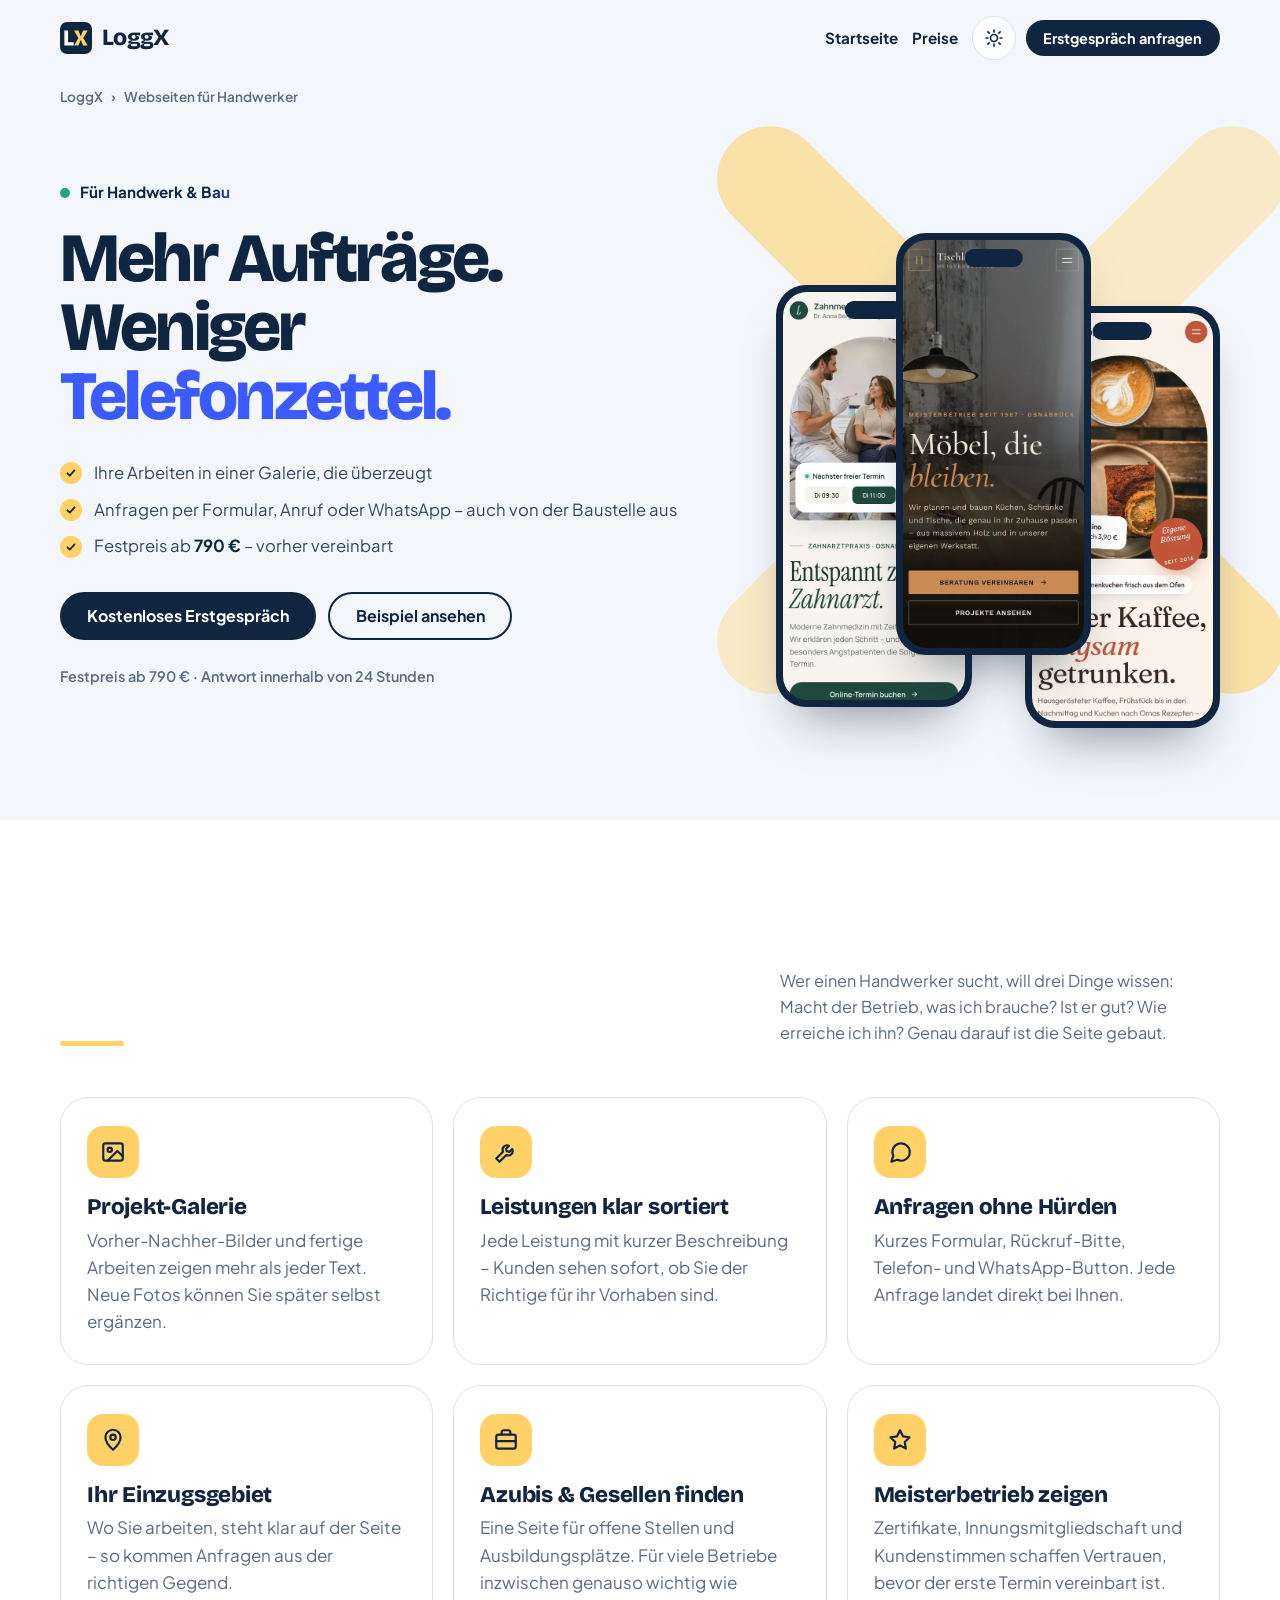
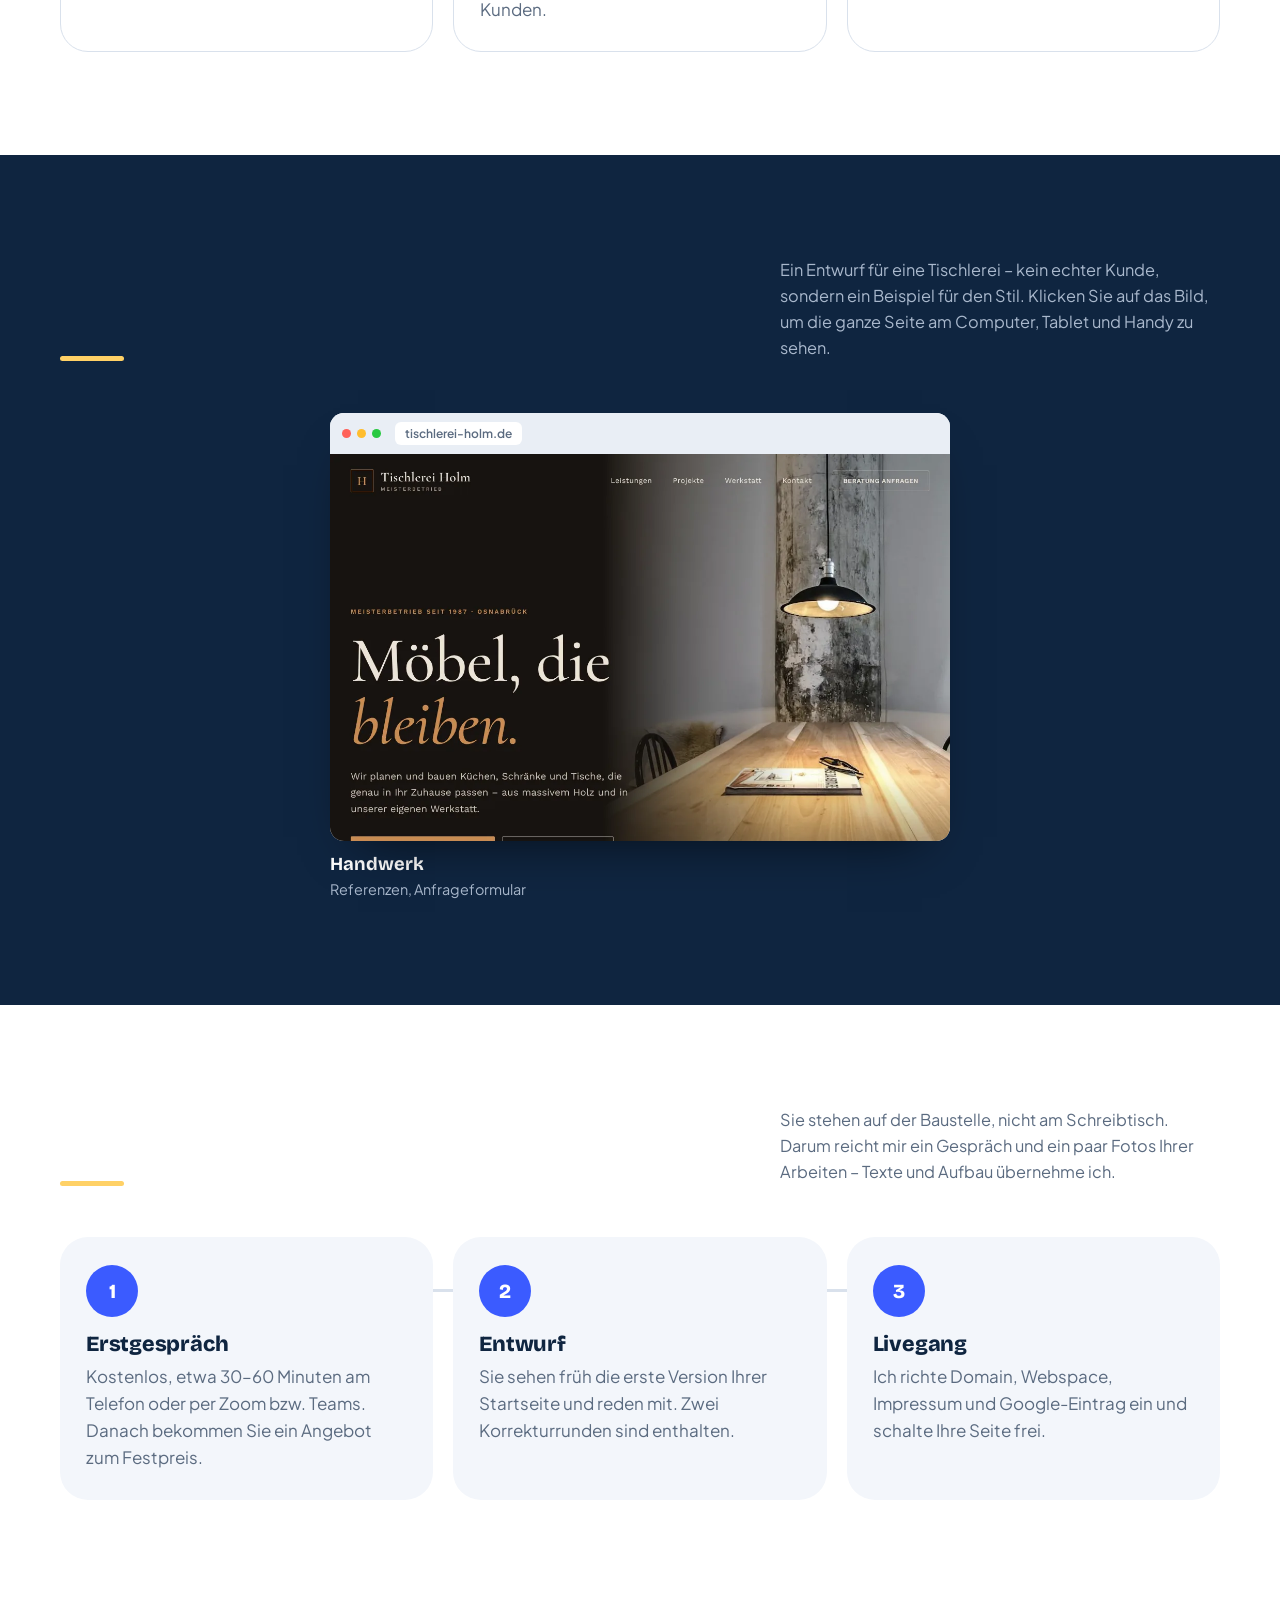
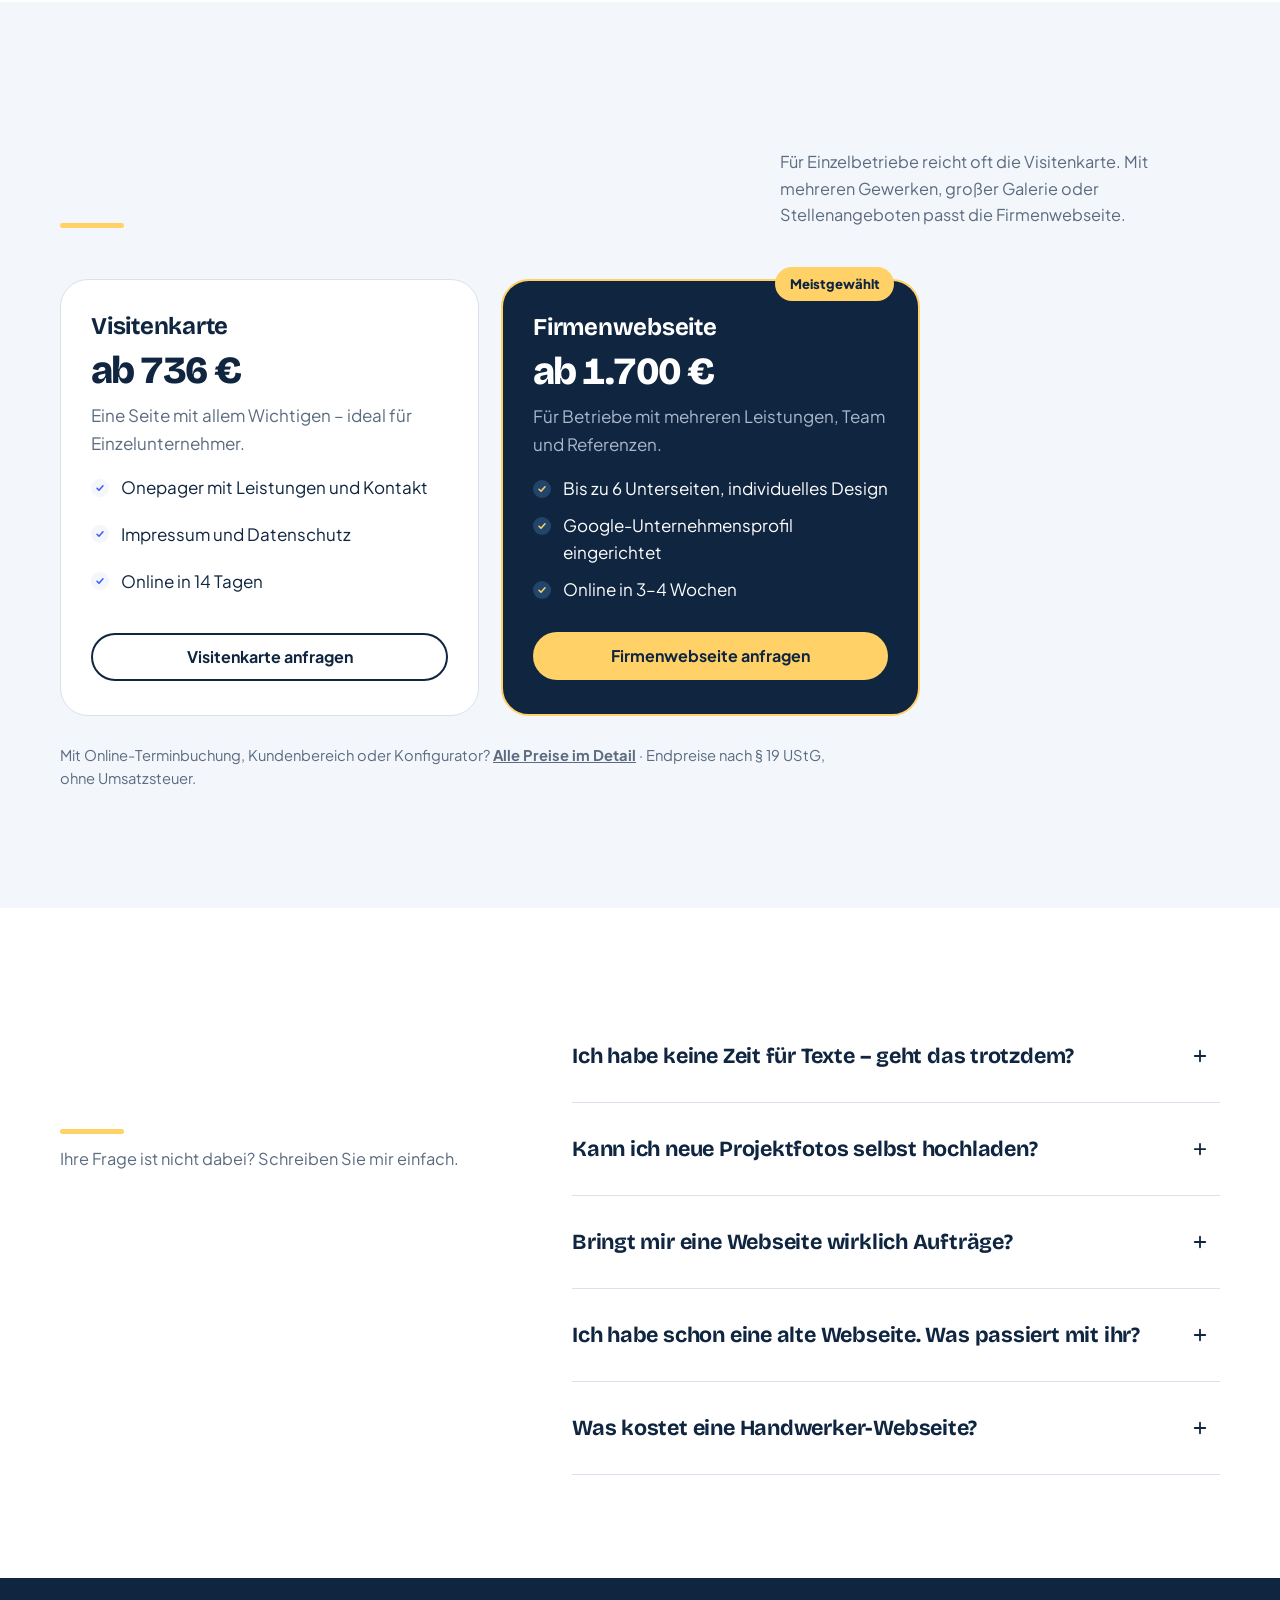
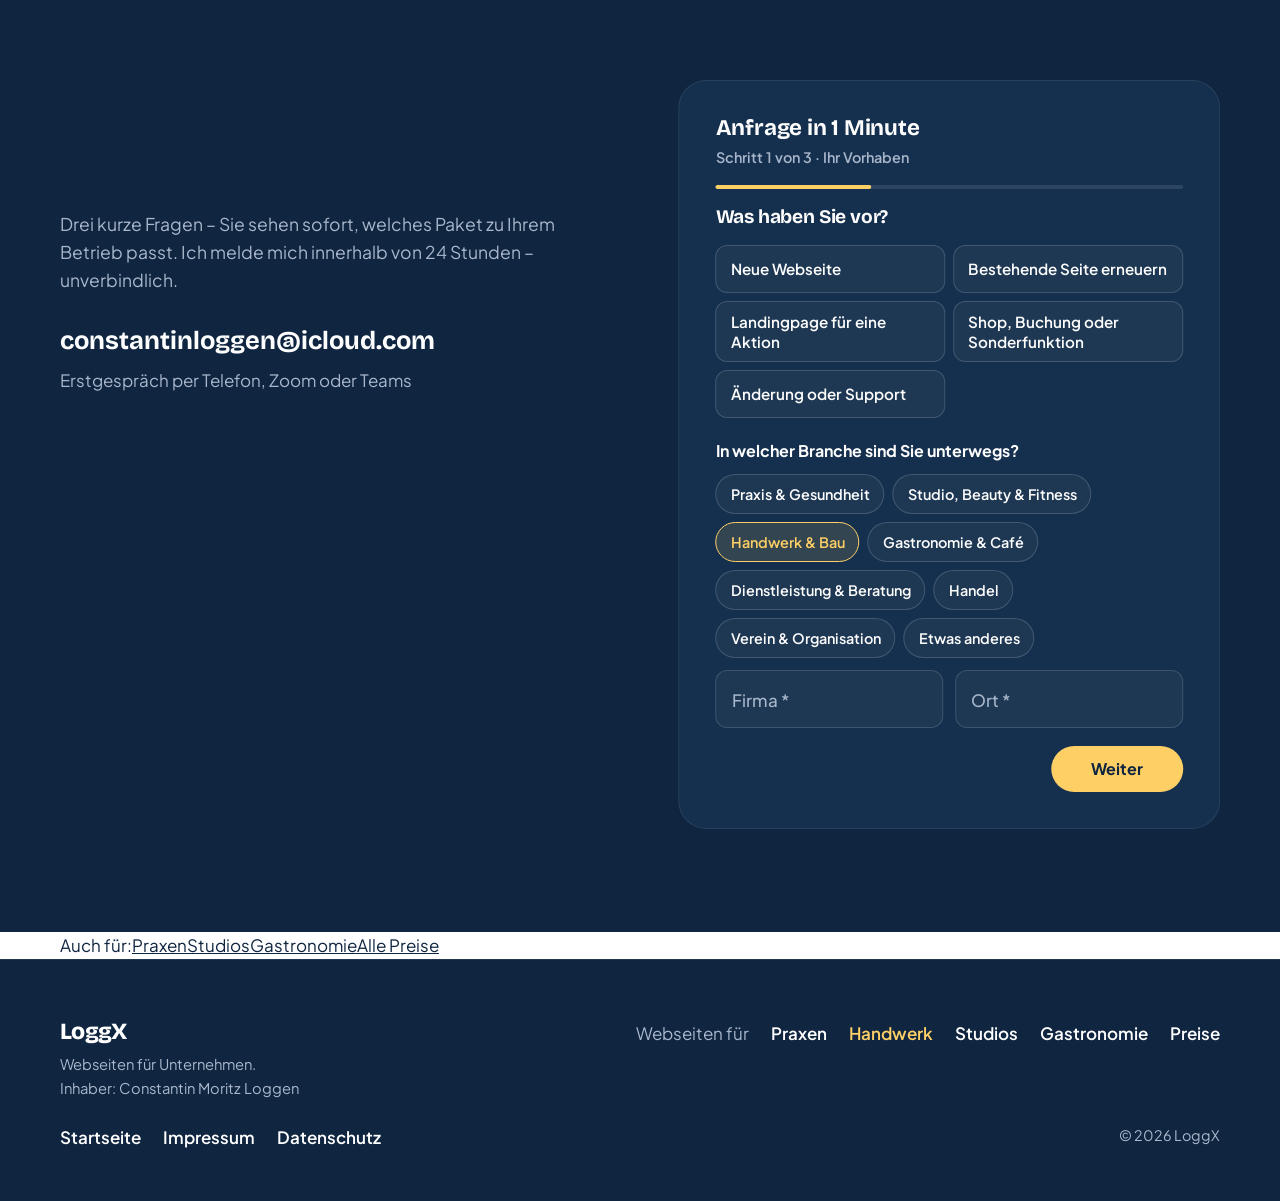
<file: webseite-handwerk.html>
<!DOCTYPE html>
<html lang="de">
<head>
  <meta charset="UTF-8">
  <meta name="viewport" content="width=device-width, initial-scale=1.0">
  <title>Webseite für Handwerker erstellen lassen – Festpreis ab 790 € | LoggX</title>
  <meta name="description" content="Webseite für Ihren Handwerksbetrieb: Leistungen, Projekt-Galerie, Anfragen per Formular oder WhatsApp, Stellenangebote. Festpreis und persönlich betreut.">
  <meta name="robots" content="index, follow">
  <meta name="theme-color" content="#0F2540">
  <meta property="og:title" content="Webseite für Ihren Handwerksbetrieb – ab 790 €">
  <meta property="og:description" content="Webseite für Ihren Handwerksbetrieb: Leistungen, Projekt-Galerie, Anfragen per Formular oder WhatsApp, Stellenangebote. Festpreis und persönlich betreut.">
  <meta property="og:type" content="website">
  <meta property="og:site_name" content="LoggX">
  <meta property="og:url" content="https://loggx.de/webseite-handwerk">
  <meta property="og:image" content="https://loggx.de/img/og-loggx.png">
  <meta property="og:image:width" content="1200">
  <meta property="og:image:height" content="630">
  <meta name="twitter:card" content="summary_large_image">
  <link rel="canonical" href="https://loggx.de/webseite-handwerk">
  <link rel="preload" href="fonts/bricolage-grotesque-latin-standard-normal.woff2" as="font" type="font/woff2" crossorigin>
  <link rel="preload" href="fonts/plus-jakarta-sans-latin-wght-normal.woff2" as="font" type="font/woff2" crossorigin>
  <link rel="stylesheet" href="css/style.css">
  <link rel="icon" href="favicon.svg" type="image/svg+xml">
  <link rel="icon" href="favicon-96.png" sizes="96x96" type="image/png">
  <link rel="apple-touch-icon" href="apple-touch-icon.png">
  <meta name="color-scheme" content="light dark">
  <script type="application/ld+json">
{
  "@context": "https://schema.org",
  "@graph": [
    {
      "@type": "Service",
      "@id": "https://loggx.de/webseite-handwerk#service",
      "name": "Webseiten für Handwerker",
      "description": "Webseite für Ihren Handwerksbetrieb: Leistungen, Projekt-Galerie, Anfragen per Formular oder WhatsApp, Stellenangebote. Festpreis und persönlich betreut.",
      "serviceType": "Webdesign",
      "areaServed": "DE",
      "url": "https://loggx.de/webseite-handwerk",
      "provider": {
        "@type": "ProfessionalService",
        "@id": "https://loggx.de/#firma",
        "name": "LoggX",
        "url": "https://loggx.de/"
      },
      "offers": {
        "@type": "Offer",
        "priceCurrency": "EUR",
        "price": "790",
        "description": "Festpreis ab 790 € (Visitenkarte)"
      }
    },
    {
      "@type": "BreadcrumbList",
      "itemListElement": [
        {
          "@type": "ListItem",
          "position": 1,
          "name": "LoggX",
          "item": "https://loggx.de/"
        },
        {
          "@type": "ListItem",
          "position": 2,
          "name": "Webseiten für Handwerker",
          "item": "https://loggx.de/webseite-handwerk"
        }
      ]
    }
  ]
}
  </script>
  <script>
    (function () {
      var t = null;
      try { t = localStorage.getItem("loggx-theme"); } catch (e) {}
      if (t !== "dark" && t !== "light") t = window.matchMedia && window.matchMedia("(prefers-color-scheme: dark)").matches ? "dark" : "light";
      document.documentElement.setAttribute("data-theme", t);
      document.documentElement.classList.add("js");
    })();
  </script>
</head>
<body class="lp lp-branch">

  <a class="skip-link" href="#main">Zum Inhalt springen</a>

  <header class="site-header" id="site-header">
    <div class="scroll-progress" id="scroll-progress" aria-hidden="true"></div>
    <div class="container header-inner">
      <a href="./" class="brand" aria-label="LoggX – zur Startseite">
        <span class="brand-mark" aria-hidden="true">
          <svg viewBox="0 0 512 512" width="32" height="32"><rect width="512" height="512" rx="112" fill="currentColor"/><path d="M70 375V137H129V375ZM80 375V325H219V375Z" fill="#fff"/><path d="M225 375 294 257 225 137H294L332 226H333L370 137H442L372 256L442 375H370L333 284H333L294 375Z" fill="#FFD166"/></svg>
        </span>
        <span class="brand-name">LoggX</span>
      </a>
      <div class="header-actions">
        <a href="./" class="lp-home">Startseite</a>
        <a href="preise" class="lp-home">Preise</a>
        <button type="button" class="theme-toggle" id="theme-toggle" aria-label="Dunkelmodus einschalten" title="Hell/Dunkel umschalten">
          <svg class="i-sun" viewBox="0 0 24 24" aria-hidden="true"><circle cx="12" cy="12" r="4.2"/><path d="M12 2.5v2.2M12 19.3v2.2M4.6 4.6l1.6 1.6M17.8 17.8l1.6 1.6M2.5 12h2.2M19.3 12h2.2M4.6 19.4l1.6-1.6M17.8 6.2l1.6-1.6"/></svg>
          <svg class="i-moon" viewBox="0 0 24 24" aria-hidden="true"><path d="M20.5 14.2A8.5 8.5 0 0 1 9.8 3.5a8.5 8.5 0 1 0 10.7 10.7z"/></svg>
        </button>
        <a href="#anfrage" class="btn btn-primary btn-small lp-head-cta" data-track="lp-cta"><span>Erstgespräch anfragen</span></a>
      </div>
    </div>
  </header>

  <main id="main" data-page="handwerk">
    <nav class="crumbs container" aria-label="Brotkrumen"><a href="./">LoggX</a><span aria-hidden="true">›</span><span>Webseiten für Handwerker</span></nav>

    <!-- ============ HERO ============ -->
    <section class="hero" id="top">
      <div class="hero-bg" aria-hidden="true">
        <svg class="hero-x" viewBox="0 0 400 400" fill="none">
          <path class="hx hx-a" d="M60 60 L340 340" stroke-width="64" stroke-linecap="round"/>
          <path class="hx hx-b" d="M340 60 L60 340" stroke-width="64" stroke-linecap="round"/>
        </svg>
      </div>
      <div class="container hero-layout">
        <div class="hero-copy">
          <p class="hero-kicker" data-hero-in><span class="shiny-text">Für Handwerk &amp; Bau</span></p>
          <h1 class="hero-title" aria-label="Mehr Aufträge. Weniger Telefonzettel.">
            <span class="line" aria-hidden="true"><span class="line-in">Mehr Aufträge.</span></span>
            <span class="line" aria-hidden="true"><span class="line-in">Weniger</span></span>
            <span class="line" aria-hidden="true"><span class="line-in lp-accent">Telefonzettel.</span></span>
          </h1>
          <ul class="lp-checks" data-hero-in><li>Ihre Arbeiten in einer Galerie, die überzeugt</li><li>Anfragen per Formular, Anruf oder WhatsApp – auch von der Baustelle aus</li><li>Festpreis ab <strong><span data-cms="price_visit">790</span>&nbsp;€</strong> – vorher vereinbart</li></ul>
          <div class="hero-actions" data-hero-in>
            <a href="#anfrage" class="btn btn-primary" data-track="lp-cta"><span>Kostenloses Erstgespräch</span></a>
            <a href="#beispiele" class="btn btn-ghost"><span>Beispiel ansehen</span></a>
          </div>
          <p class="lp-note" data-hero-in>Festpreis ab <span data-cms="price_visit">790</span>&nbsp;€ · Antwort innerhalb von <span data-cms="response_hours">24</span> Stunden</p>
        </div>
        <div class="hero-stage" aria-hidden="true"><div class="phone phone-1"><img src="img/work/dental-h.webp" decoding="async" alt="" width="390" height="844"></div><div class="phone phone-2"><img src="img/work/wood-h.webp" fetchpriority="high" alt="" width="390" height="844"></div><div class="phone phone-3"><img src="img/work/cafe-h.webp" decoding="async" alt="" width="390" height="844"></div></div>
      </div>
    </section>

    <!-- ============ WORAUF ES ANKOMMT ============ -->
    <section class="section" id="vorteile">
      <div class="container">
        <div class="section-head reveal">
          <h2>Was eine Handwerker-Webseite können sollte</h2>
          <p>Wer einen Handwerker sucht, will drei Dinge wissen: Macht der Betrieb, was ich brauche? Ist er gut? Wie erreiche ich ihn? Genau darauf ist die Seite gebaut.</p>
        </div>
        <div class="benefits benefits-6">
          <article class="benefit spotlight reveal">
            <span class="benefit-icon" aria-hidden="true"><svg viewBox="0 0 24 24"><rect x="3" y="4" width="18" height="16" rx="2"/><circle cx="9" cy="10" r="2"/><path d="m21 16-5-5-9 9"/></svg></span>
            <h3>Projekt-Galerie</h3>
            <p>Vorher-Nachher-Bilder und fertige Arbeiten zeigen mehr als jeder Text. Neue Fotos können Sie später selbst ergänzen.</p>
          </article>
          <article class="benefit spotlight reveal">
            <span class="benefit-icon" aria-hidden="true"><svg viewBox="0 0 24 24"><path d="M14.7 6.3a4 4 0 0 0-5.4 5.4L3 18l3 3 6.3-6.3a4 4 0 0 0 5.4-5.4l-2.6 2.6-2.4-.6-.6-2.4z"/></svg></span>
            <h3>Leistungen klar sortiert</h3>
            <p>Jede Leistung mit kurzer Beschreibung – Kunden sehen sofort, ob Sie der Richtige für ihr Vorhaben sind.</p>
          </article>
          <article class="benefit spotlight reveal">
            <span class="benefit-icon" aria-hidden="true"><svg viewBox="0 0 24 24"><path d="M21 12a8 8 0 0 1-11.5 7.2L4 21l1.8-5.5A8 8 0 1 1 21 12z"/></svg></span>
            <h3>Anfragen ohne Hürden</h3>
            <p>Kurzes Formular, Rückruf-Bitte, Telefon- und WhatsApp-Button. Jede Anfrage landet direkt bei Ihnen.</p>
          </article>
          <article class="benefit spotlight reveal">
            <span class="benefit-icon" aria-hidden="true"><svg viewBox="0 0 24 24"><path d="M12 21s-7-6.2-7-11.5a7 7 0 0 1 14 0C19 14.8 12 21 12 21z"/><circle cx="12" cy="9.5" r="2.5"/></svg></span>
            <h3>Ihr Einzugsgebiet</h3>
            <p>Wo Sie arbeiten, steht klar auf der Seite – so kommen Anfragen aus der richtigen Gegend.</p>
          </article>
          <article class="benefit spotlight reveal">
            <span class="benefit-icon" aria-hidden="true"><svg viewBox="0 0 24 24"><rect x="3" y="7" width="18" height="13" rx="2"/><path d="M8 7V5a2 2 0 0 1 2-2h4a2 2 0 0 1 2 2v2M3 13h18"/></svg></span>
            <h3>Azubis &amp; Gesellen finden</h3>
            <p>Eine Seite für offene Stellen und Ausbildungsplätze. Für viele Betriebe inzwischen genauso wichtig wie Kunden.</p>
          </article>
          <article class="benefit spotlight reveal">
            <span class="benefit-icon" aria-hidden="true"><svg viewBox="0 0 24 24"><path d="m12 3 2.7 5.6 6.1.9-4.4 4.3 1 6.1L12 17l-5.4 2.9 1-6.1-4.4-4.3 6.1-.9z"/></svg></span>
            <h3>Meisterbetrieb zeigen</h3>
            <p>Zertifikate, Innungsmitgliedschaft und Kundenstimmen schaffen Vertrauen, bevor der erste Termin vereinbart ist.</p>
          </article>
        </div>
      </div>
    </section>

    <!-- ============ BEISPIELE ============ -->
    <section class="section section-ink" id="beispiele">
      <div class="container">
        <div class="section-head reveal">
          <h2>So könnte Ihre Seite aussehen</h2>
          <p>Ein Entwurf für eine Tischlerei – kein echter Kunde, sondern ein Beispiel für den Stil. Klicken Sie auf das Bild, um die ganze Seite am Computer, Tablet und Handy zu sehen.</p>
        </div>
        
        <div class="shots lp-shots shots-one">
          <figure class="shot reveal" data-id="wood" data-url="tischlerei-holm.de" data-desc="Dunkle, warme Farben und eine klassische Schrift für einen Meisterbetrieb. Große Fotos zeigen die eigenen Arbeiten." data-features="Leistungen von der Küche bis zur Treppe|Projekt-Galerie|Kostenloser Beratungstermin|Inhaber und Werkstatt vorstellen">
            <div class="shot-frame"><span class="shot-bar"><i></i><i></i><i></i><em>tischlerei-holm.de</em></span><div class="shot-img"><img src="img/work/full/wood.webp" srcset="img/work/full/wood.webp 1200w, img/work/full/wood@2x.webp 2400w" sizes="(max-width: 700px) 85vw, (max-width: 1240px) 48vw, 600px" alt="Designbeispiel Tischlerei: komplette Startseite" loading="lazy" width="1200" height="4488"></div><span class="shot-hint">Ganze Seite ansehen</span></div>
            <figcaption><strong>Handwerk</strong><span>Referenzen, Anfrageformular</span></figcaption>
          </figure>
        </div>
      </div>
    </section>

    <!-- ============ ABLAUF ============ -->
    <section class="section" id="ablauf">
      <div class="container">
        <div class="section-head reveal">
          <h2>So läuft es ab</h2>
          <p>Sie stehen auf der Baustelle, nicht am Schreibtisch. Darum reicht mir ein Gespräch und ein paar Fotos Ihrer Arbeiten – Texte und Aufbau übernehme ich.</p>
        </div>
        <ol class="lp-steps">
          <li class="reveal"><span class="step-num">1</span><h3>Erstgespräch</h3><p>Kostenlos, etwa 30–60 Minuten am Telefon oder per Zoom bzw. Teams. Danach bekommen Sie ein Angebot zum Festpreis.</p></li>
          <li class="reveal"><span class="step-num">2</span><h3>Entwurf</h3><p>Sie sehen früh die erste Version Ihrer Startseite und reden mit. Zwei Korrekturrunden sind enthalten.</p></li>
          <li class="reveal"><span class="step-num">3</span><h3>Livegang</h3><p>Ich richte Domain, Webspace, Impressum und Google-Eintrag ein und schalte Ihre Seite frei.</p></li>
        </ol>
      </div>
    </section>

    <!-- ============ PREISE ============ -->
    <section class="section section-paper" id="preise">
      <div class="container">
        <div class="section-head reveal">
          <h2>Festpreise für Handwerksbetriebe</h2>
          <p>Für Einzelbetriebe reicht oft die Visitenkarte. Mit mehreren Gewerken, großer Galerie oder Stellenangeboten passt die Firmenwebseite.</p>
        </div>
        <div class="pricing lp-pricing">
          <article class="plan spotlight reveal">
            <h3>Visitenkarte</h3>
            <p class="plan-price">ab <span class="count" data-to="790" data-cms="price_visit">790</span>&nbsp;€<!--cms-was:visit--></p>
            <p class="plan-for">Eine Seite mit allem Wichtigen – ideal für Einzelunternehmer.</p>
            <ul class="plan-list">
              <li>Onepager mit Leistungen und Kontakt</li>
              <li>Impressum und Datenschutz</li>
              <li>Online in <span data-cms="time_visit">14 Tagen</span></li>
            </ul>
            <a href="#anfrage" class="btn btn-ghost btn-block" data-plan="Visitenkarte"><span>Visitenkarte anfragen</span></a>
          </article>
          <article class="plan plan-featured spotlight reveal">
            <span class="plan-badge">Meistgewählt</span>
            <h3>Firmenwebseite</h3>
            <p class="plan-price">ab <span class="count" data-to="1890" data-format="de" data-cms="price_firm">1.890</span>&nbsp;€<!--cms-was:firm--></p>
            <p class="plan-for">Für Betriebe mit mehreren Leistungen, Team und Referenzen.</p>
            <ul class="plan-list">
              <li>Bis zu 6 Unterseiten, individuelles Design</li>
              <li>Google-Unternehmensprofil eingerichtet</li>
              <li>Online in <span data-cms="time_firm">3–4 Wochen</span></li>
            </ul>
            <a href="#anfrage" class="btn btn-yellow btn-block" data-plan="Firmenwebseite"><span>Firmenwebseite anfragen</span></a>
          </article>
        </div>
        <p class="pricing-note reveal">Mit Online-Terminbuchung, Kundenbereich oder Konfigurator? <a href="preise">Alle Preise im Detail</a> · Endpreise nach §&nbsp;19&nbsp;UStG, ohne Umsatzsteuer.</p>
      </div>
    </section>

    <!-- ============ FAQ ============ -->
    <section class="section" id="faq">
      <div class="container faq-grid">
        <div class="section-head reveal">
          <h2>Fragen von Handwerkern</h2>
          <p>Ihre Frage ist nicht dabei? Schreiben Sie mir einfach.</p>
        </div>
        <div class="faq-list">
          <details class="faq reveal">
            <summary>Ich habe keine Zeit für Texte – geht das trotzdem?</summary>
            <div class="faq-body"><p>Ja. Wir sprechen 30–60 Minuten über Ihren Betrieb, danach schreibe ich die Texte. Sie lesen nur noch gegen.</p></div>
          </details>
          <details class="faq reveal">
            <summary>Kann ich neue Projektfotos selbst hochladen?</summary>
            <div class="faq-body"><p>Ja. Ich zeige Ihnen nach dem Start, wie Sie Bilder und Texte selbst austauschen – auch vom Handy aus. Oder Sie schicken sie mir, und ich übernehme das nach Aufwand.</p></div>
          </details>
          <details class="faq reveal">
            <summary>Bringt mir eine Webseite wirklich Aufträge?</summary>
            <div class="faq-body"><p>Die meisten Kunden suchen heute zuerst im Internet und vergleichen. Wer dort mit Fotos, Leistungen und einer einfachen Kontaktmöglichkeit überzeugt, bekommt die Anfrage. Ein Google-Unternehmensprofil (im Paket Firmenwebseite) hilft zusätzlich bei Suchen in Ihrer Gegend.</p></div>
          </details>
          <details class="faq reveal">
            <summary>Ich habe schon eine alte Webseite. Was passiert mit ihr?</summary>
            <div class="faq-body"><p>Ich übernehme die brauchbaren Inhalte, baue die Seite modern neu und leite alte Adressen um, damit Sie bei Google nicht abrutschen.</p></div>
          </details>
          <details class="faq reveal">
            <summary>Was kostet eine Handwerker-Webseite?</summary>
            <div class="faq-body"><p>Eine einseitige Visitenkarte gibt es ab <span data-cms="price_visit">790</span>&nbsp;€, eine Firmenwebseite mit Galerie und Unterseiten ab <span data-cms="price_firm">1.890</span>&nbsp;€. Sie bekommen vorher ein Festpreis-Angebot.</p></div>
          </details>
        </div>
      </div>
    </section>


    <!-- ============ ANFRAGE ============ -->
    <section class="section section-ink contact" id="anfrage">
      <div class="container contact-grid">
        <div class="contact-copy reveal reveal-left">
          <h2 class="contact-title">Webseite für Ihren Betrieb anfragen.</h2>
          <p>Drei kurze Fragen – Sie sehen sofort, welches Paket zu Ihrem Betrieb passt. Ich melde mich innerhalb von <span data-cms="response_hours">24</span> Stunden – unverbindlich.</p>
          <address class="contact-details">
            <a href="mailto:constantinloggen@icloud.com" data-cms-href="mailto"><span data-cms="email">constantinloggen@icloud.com</span></a>
            <a href="tel:+490000000000" data-cms-href="tel"><span data-cms="phone">+49 (0) 000 000 00 00</span></a>
            <span>Erstgespräch per Telefon, Zoom oder Teams</span>
          </address>
        </div>

        <form class="lead-form spotlight reveal reveal-right" id="lead-form" data-page="handwerk" data-branche="handwerk" novalidate>
          <div class="lf-top">
            <div><h3>Anfrage in 1 Minute</h3><p class="lf-label" id="lf-label">Schritt 1 von 3 · Ihr Vorhaben</p></div>
            <span class="lf-paket" id="lf-paket" hidden></span>
          </div>
          <div class="lf-progress" aria-hidden="true"><i id="lf-bar"></i></div>
          <span class="lf-prices" hidden><span data-cms="price_visit">790</span><span data-cms="price_firm">1.890</span><span data-cms="price_hourly">70</span><span data-cms="time_visit">14 Tagen</span><span data-cms="time_firm">3–4 Wochen</span></span>

          <fieldset class="lf-step" data-step="1">
            <legend>Was haben Sie vor?</legend>
            <div class="opts" data-required="projekt">
              <label class="opt"><input type="radio" name="projekt" value="neu"><span>Neue Webseite</span></label>
              <label class="opt"><input type="radio" name="projekt" value="relaunch"><span>Bestehende Seite erneuern</span></label>
              <label class="opt"><input type="radio" name="projekt" value="landing"><span>Landingpage für eine Aktion</span></label>
              <label class="opt"><input type="radio" name="projekt" value="shop"><span>Shop, Buchung oder Sonderfunktion</span></label>
              <label class="opt"><input type="radio" name="projekt" value="aenderung"><span>Änderung oder Support</span></label>
            </div>
            <p class="q">In welcher Branche sind Sie unterwegs?</p>
            <div class="opts opts-sm">
              <label class="opt"><input type="radio" name="branche" value="praxis"><span>Praxis &amp; Gesundheit</span></label>
              <label class="opt"><input type="radio" name="branche" value="studio"><span>Studio, Beauty &amp; Fitness</span></label>
              <label class="opt"><input type="radio" name="branche" value="handwerk"><span>Handwerk &amp; Bau</span></label>
              <label class="opt"><input type="radio" name="branche" value="gastro"><span>Gastronomie &amp; Café</span></label>
              <label class="opt"><input type="radio" name="branche" value="dienst"><span>Dienstleistung &amp; Beratung</span></label>
              <label class="opt"><input type="radio" name="branche" value="handel"><span>Handel</span></label>
              <label class="opt"><input type="radio" name="branche" value="verein"><span>Verein &amp; Organisation</span></label>
              <label class="opt"><input type="radio" name="branche" value="andere"><span>Etwas anderes</span></label>
            </div>
            <div class="field" data-if="branche=andere" hidden><input id="lf-bt" name="branche_text" placeholder=" " maxlength="80"><label for="lf-bt">Welche Branche?</label></div>
            <div class="fields2">
              <div class="field"><input id="lf-firma" name="firma" autocomplete="organization" placeholder=" " required maxlength="160"><label for="lf-firma">Firma *</label></div>
              <div class="field"><input id="lf-ort" name="ort" autocomplete="address-level2" placeholder=" " required maxlength="80"><label for="lf-ort">Ort *</label></div>
            </div>
            <div class="field" data-if="projekt=relaunch|aenderung" hidden><input id="lf-web" name="webseite" inputmode="url" autocapitalize="off" autocorrect="off" spellcheck="false" placeholder=" " maxlength="200"><label for="lf-web">Ihre jetzige Webseite (optional)</label></div>
            <p class="lf-error" data-err="1" role="alert" hidden></p>
            <div class="lf-nav"><span></span><button type="button" class="btn btn-yellow" data-next><span>Weiter</span></button></div>
          </fieldset>

          <fieldset class="lf-step" data-step="2" hidden>
            <legend id="lf-l2" data-alt="Wann soll es losgehen?">Wie groß soll die Seite werden?</legend>
            <div class="lf-group" data-if="projekt=neu|relaunch|landing|shop|">
            <div class="opts opts-sm">
              <label class="opt"><input type="radio" name="seiten" value="one"><span>Eine Seite reicht</span></label>
              <label class="opt"><input type="radio" name="seiten" value="few"><span>2 bis 6 Unterseiten</span></label>
              <label class="opt"><input type="radio" name="seiten" value="many"><span>Mehr als 6 Seiten</span></label>
              <label class="opt"><input type="radio" name="seiten" value="unsure"><span>Weiß ich noch nicht</span></label>
            </div>
              <p class="q">Was soll dazukommen? <small>Mehrfachauswahl</small></p>
            <div class="opts opts-sm">
              <label class="opt"><input type="checkbox" name="extras" value="texte"><span>Hilfe bei Texten</span></label>
              <label class="opt"><input type="checkbox" name="extras" value="fotos"><span>Fotos &amp; Bilder</span></label>
              <label class="opt"><input type="checkbox" name="extras" value="logo"><span>Logo &amp; Design</span></label>
              <label class="opt"><input type="checkbox" name="extras" value="google"><span>Google-Profil</span></label>
              <label class="opt"><input type="checkbox" name="extras" value="termin"><span>Online-Terminbuchung</span></label>
              <label class="opt"><input type="checkbox" name="extras" value="shop"><span>Onlineshop</span></label>
              <label class="opt"><input type="checkbox" name="extras" value="sprachen"><span>Mehrsprachig</span></label>
            </div>
            </div>
            <p class="q" id="lf-q-start">Wann soll es losgehen?</p>
            <div class="opts opts-sm">
              <label class="opt"><input type="radio" name="start" value="asap"><span>So schnell wie möglich</span></label>
              <label class="opt"><input type="radio" name="start" value="month"><span>In den nächsten 4 Wochen</span></label>
              <label class="opt"><input type="radio" name="start" value="later"><span>In 1–3 Monaten</span></label>
              <label class="opt"><input type="radio" name="start" value="info"><span>Erst mal informieren</span></label>
            </div>
            <p class="q">Haben Sie ein Budget im Kopf? <small>optional</small></p>
            <div class="opts opts-sm">
              <label class="opt"><input type="radio" name="budget" value="b1"><span>bis 1.000 €</span></label>
              <label class="opt"><input type="radio" name="budget" value="b2"><span>1.000–2.500 €</span></label>
              <label class="opt"><input type="radio" name="budget" value="b3"><span>über 2.500 €</span></label>
              <label class="opt"><input type="radio" name="budget" value="open"><span>Noch offen</span></label>
            </div>
            <div class="lf-rec" id="lf-rec" aria-live="polite" hidden><span class="lf-rec-k">Meine Empfehlung</span><b id="lf-rec-name"></b><span id="lf-rec-why"></span></div>
            <div class="lf-nav"><button type="button" class="btn btn-ghost" data-back><span>Zurück</span></button><button type="button" class="btn btn-yellow" data-next><span>Weiter</span></button></div>
          </fieldset>

          <fieldset class="lf-step" data-step="3" hidden>
            <legend>Wie erreiche ich Sie?</legend>
            <div class="fields2">
              <div class="field"><input id="lf-name" name="name" autocomplete="name" placeholder=" " required maxlength="120"><label for="lf-name">Ihr Name *</label></div>
              <div class="field"><input id="lf-mail" name="email" type="email" inputmode="email" autocomplete="email" autocapitalize="off" placeholder=" " required maxlength="200"><label for="lf-mail">E-Mail-Adresse *</label></div>
            </div>
            <div class="field"><input id="lf-tel" name="telefon" type="tel" inputmode="tel" autocomplete="tel" placeholder=" " required maxlength="40"><label for="lf-tel">Telefon *</label></div>
            <p class="q">Erstgespräch am liebsten per</p>
            <div class="opts opts-sm">
              <label class="opt"><input type="radio" name="kontakt" value="mail" checked><span>E-Mail</span></label>
              <label class="opt"><input type="radio" name="kontakt" value="phone"><span>Telefon</span></label>
              <label class="opt"><input type="radio" name="kontakt" value="whatsapp"><span>WhatsApp</span></label>
              <label class="opt"><input type="radio" name="kontakt" value="video"><span>Zoom / Teams</span></label>
            </div>
            <div class="field"><textarea id="lf-msg" name="nachricht" rows="3" placeholder=" " maxlength="4000"></textarea><label for="lf-msg">Noch etwas, das ich wissen sollte? (optional)</label></div>
            <label class="consent"><input type="checkbox" name="consent" value="1" required><span>Ich bin einverstanden, dass meine Angaben zur Bearbeitung der Anfrage gespeichert werden. Mehr in der <a href="datenschutz" target="_blank" rel="noopener">Datenschutzerklärung</a>.</span></label>
            <div class="hp" aria-hidden="true"><label>Webseite<input name="website" tabindex="-1" autocomplete="off"></label></div>
            <input type="hidden" name="paket" value="">
            <p class="lf-error" id="lf-error" role="alert" hidden></p>
            <div class="lf-nav"><button type="button" class="btn btn-ghost" data-back><span>Zurück</span></button><button type="submit" class="btn btn-yellow" id="lf-submit"><span>Anfrage senden</span></button></div>
          </fieldset>

          <div class="lf-done" id="lf-done" hidden tabindex="-1">
            <span class="check"><svg viewBox="0 0 24 24"><path d="M5 12l5 5L19 7"/></svg></span>
            <h3>Danke<span id="lf-done-name"></span>!</h3>
            <p>Ihre Anfrage ist angekommen. Ich melde mich innerhalb von <span data-cms="response_hours">24</span> Stunden bei Ihnen.</p>
            <div class="lf-rec" id="lf-done-rec" hidden><span class="lf-rec-k">Meine erste Einschätzung</span><b></b><span></span></div>
          </div>
        </form>
      </div>
    </section>

    <aside class="container other-branches reveal" aria-label="Weitere Branchen">
      <span>Auch für:</span><a href="webseite-praxis">Praxen</a><a href="webseite-studio">Studios</a><a href="webseite-gastronomie">Gastronomie</a><a href="preise">Alle Preise</a>
    </aside>
  </main>

  <!-- Fester Button auf dem Handy -->
  <a href="#anfrage" class="lp-sticky" id="lp-sticky" data-track="lp-sticky"><span>Kostenloses Erstgespräch</span></a>

  <footer class="site-footer">
    <div class="container footer-inner">
      <div class="footer-brand">
        <span class="brand-name">LoggX</span>
        <p>Webseiten für Unternehmen.<br>Inhaber: Constantin Moritz Loggen</p>
      </div>
      <nav class="footer-nav footer-branchen" aria-label="Webseiten für">
        <span>Webseiten für</span><a href="webseite-praxis">Praxen</a><a href="webseite-handwerk" aria-current="page">Handwerk</a><a href="webseite-studio">Studios</a><a href="webseite-gastronomie">Gastronomie</a><a href="preise">Preise</a>
      </nav>
      <nav class="footer-nav" aria-label="Rechtliches">
        <a href="./">Startseite</a>
        <a href="impressum">Impressum</a>
        <a href="datenschutz">Datenschutz</a>
      </nav>
      <p class="footer-copy">© <span id="year"></span> LoggX</p>
    </div>
  </footer>

  <script src="js/vendor/gsap.min.js" defer></script>
  <script src="js/vendor/ScrollTrigger.min.js" defer></script>
  <script src="js/vendor/SplitText.min.js" defer></script>
  <script src="js/vendor/lenis.min.js" defer></script>
  <script src="js/effects.js" defer></script>
  <script src="js/main.js" defer></script>
</body>
</html>
</file>
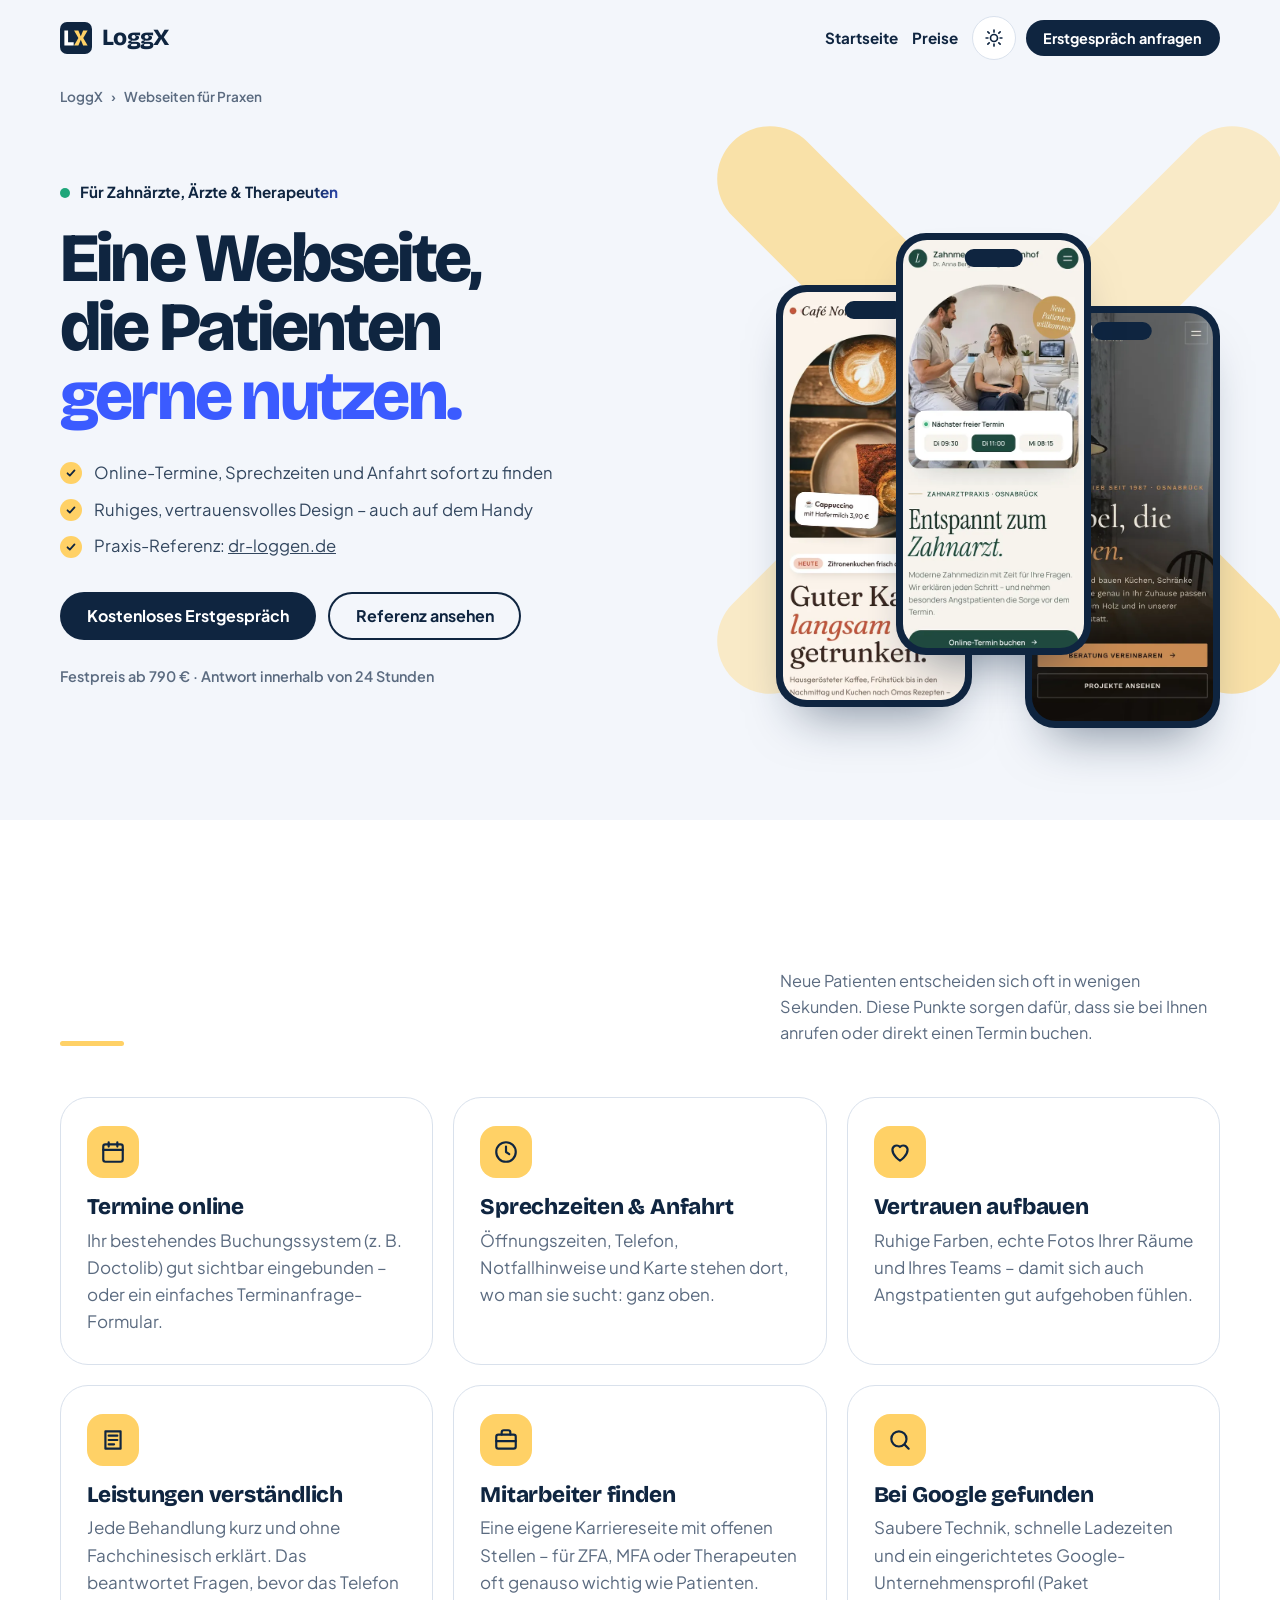
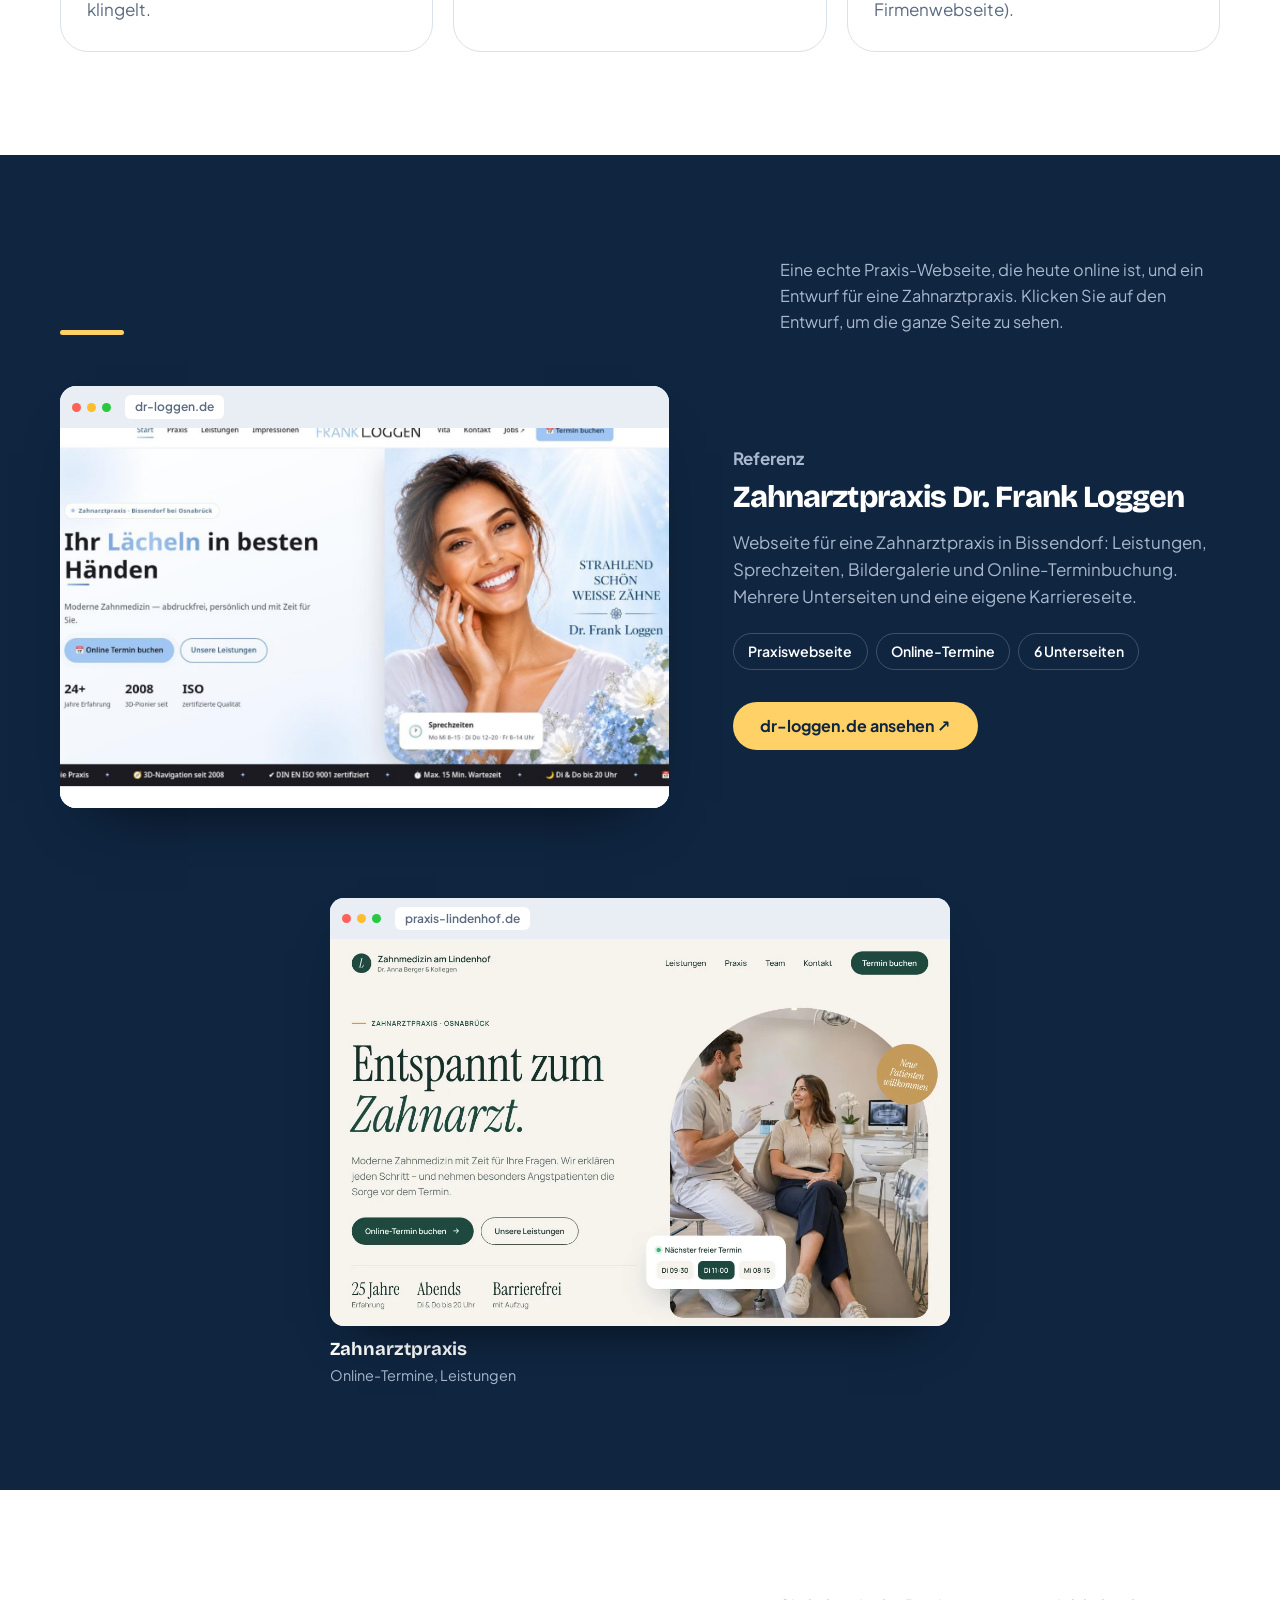
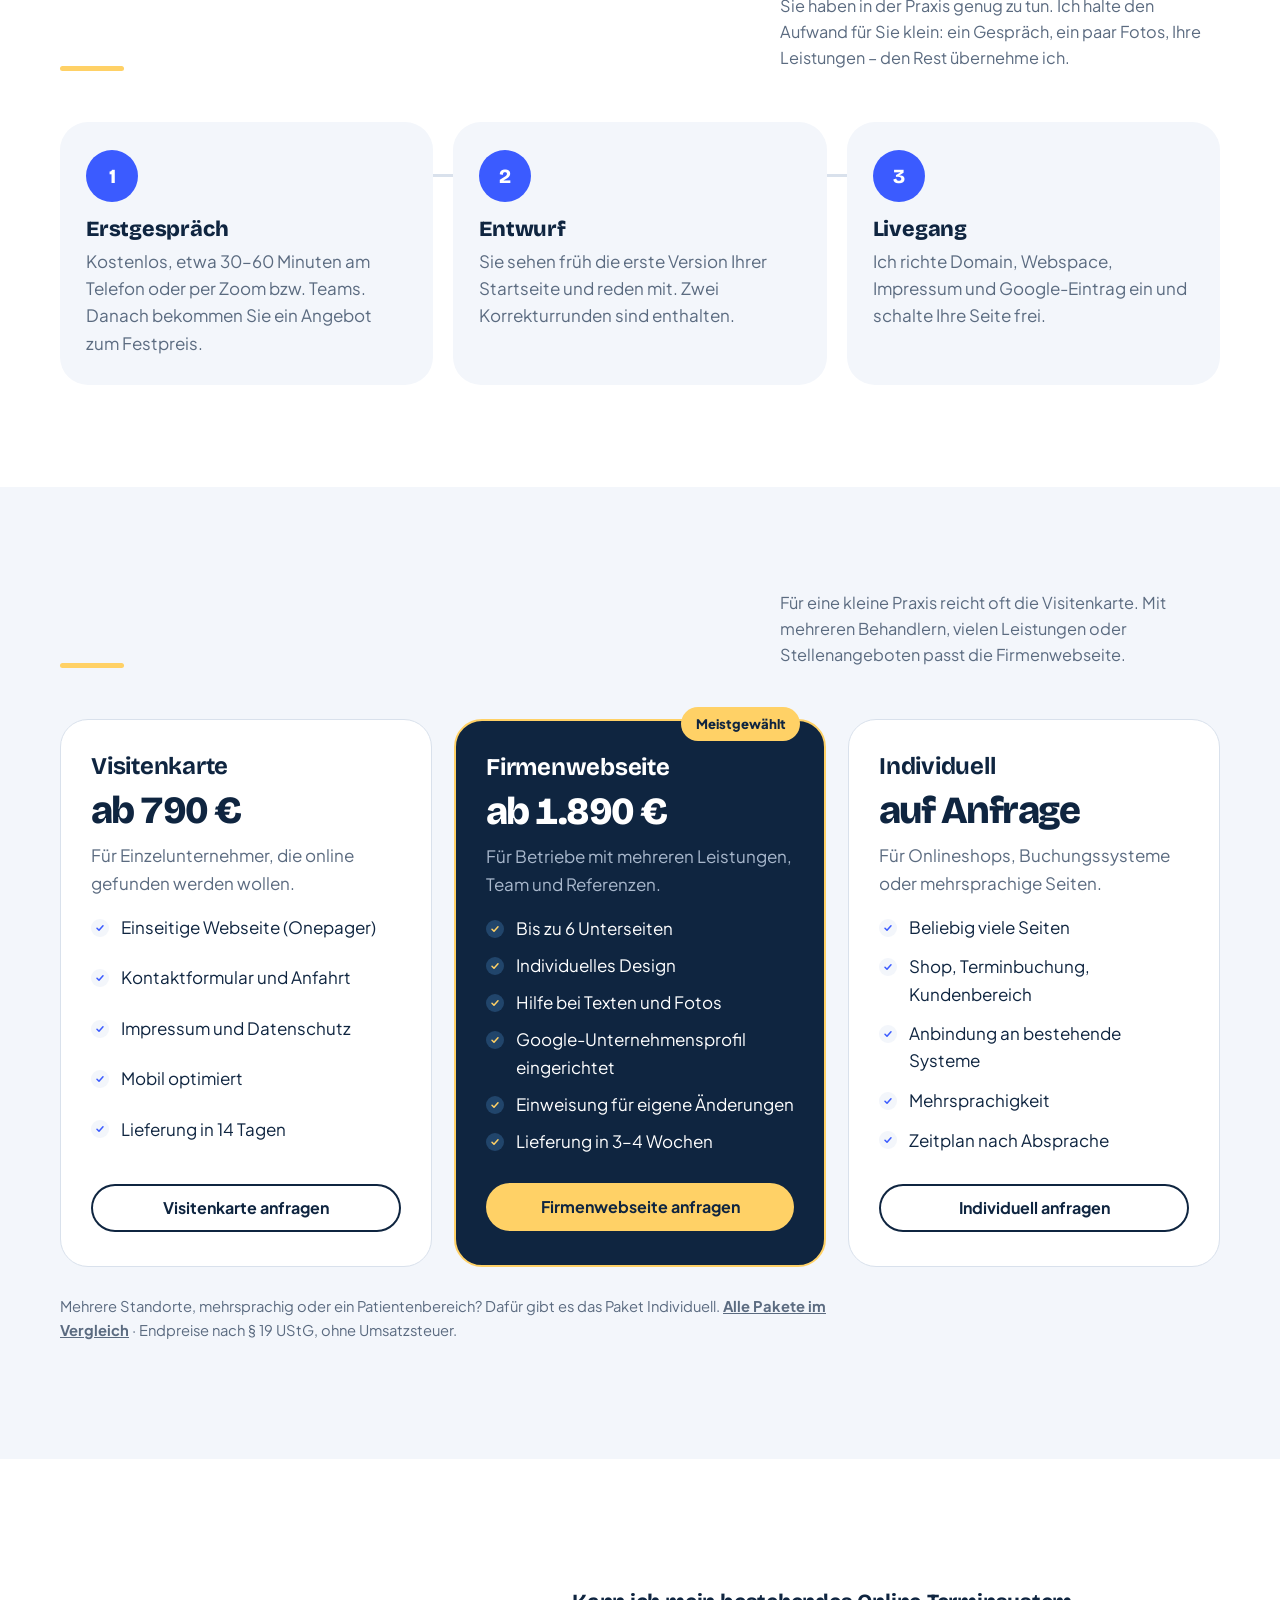
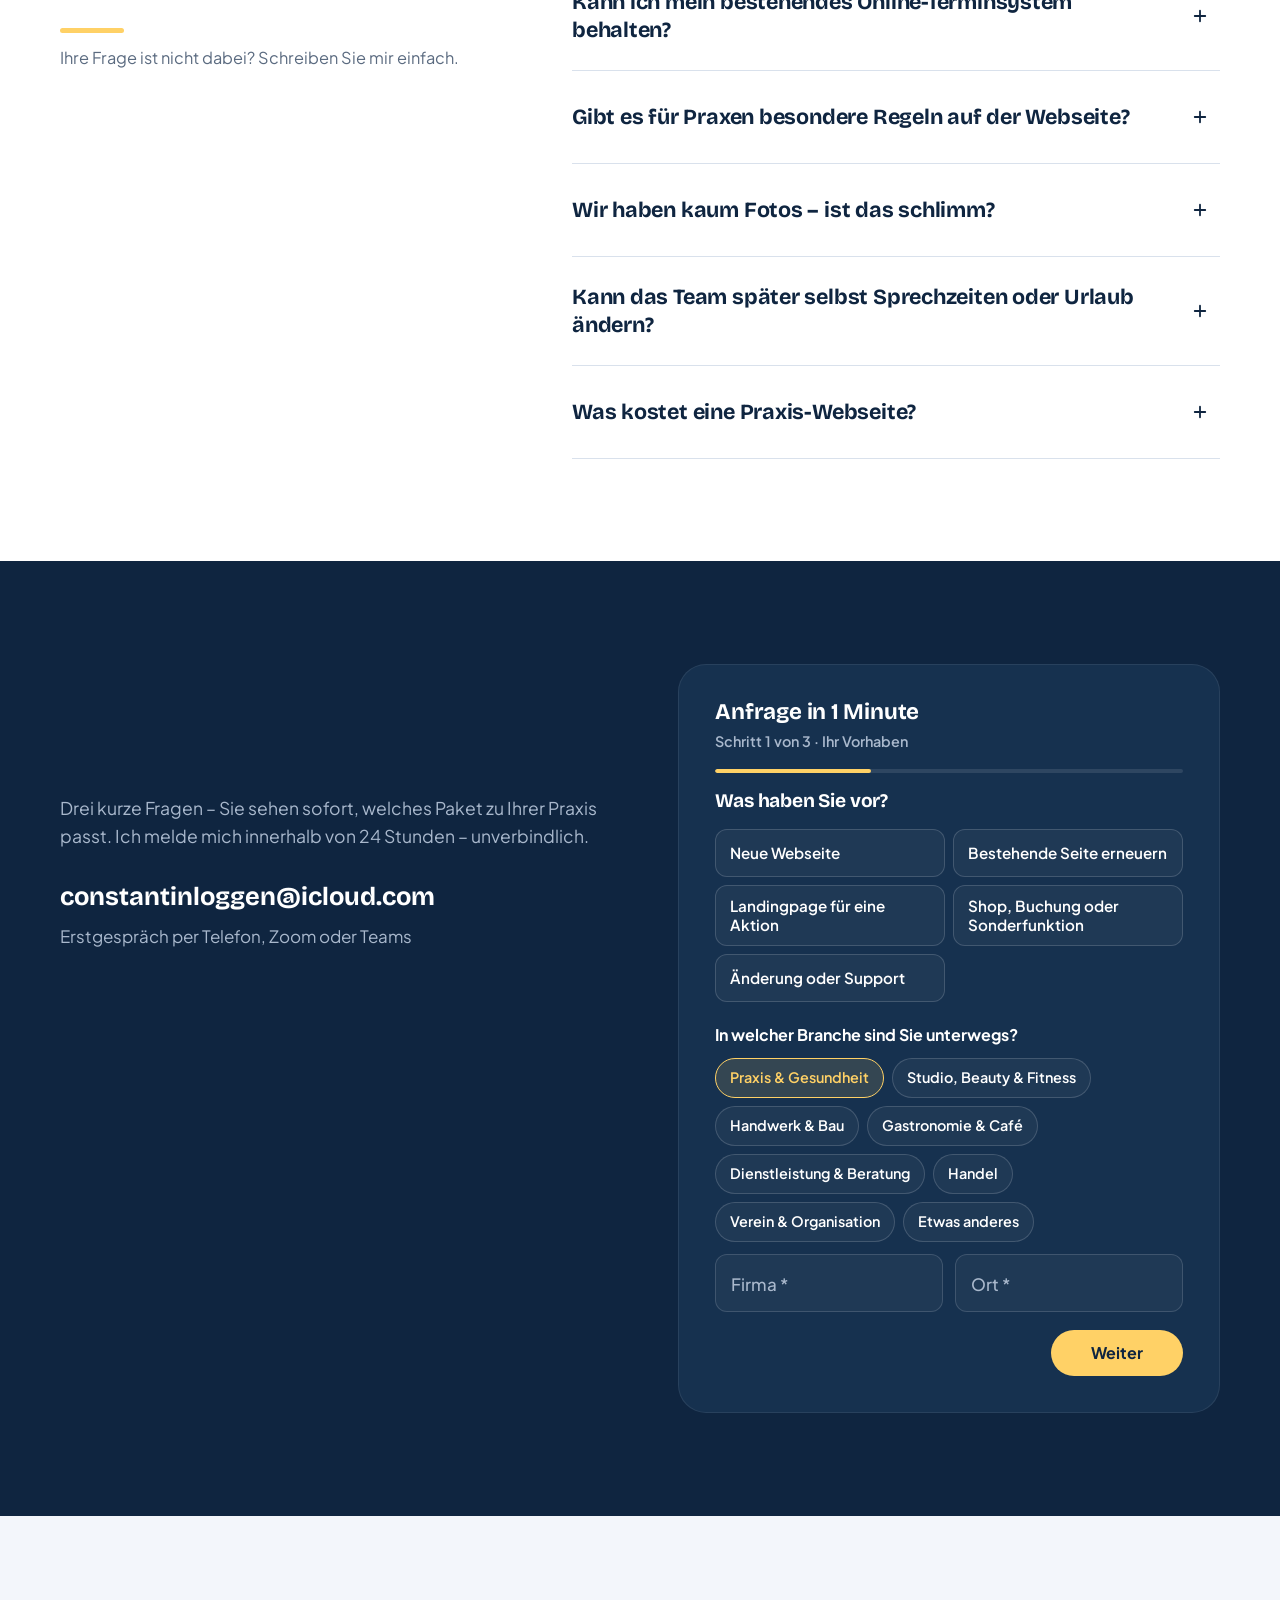
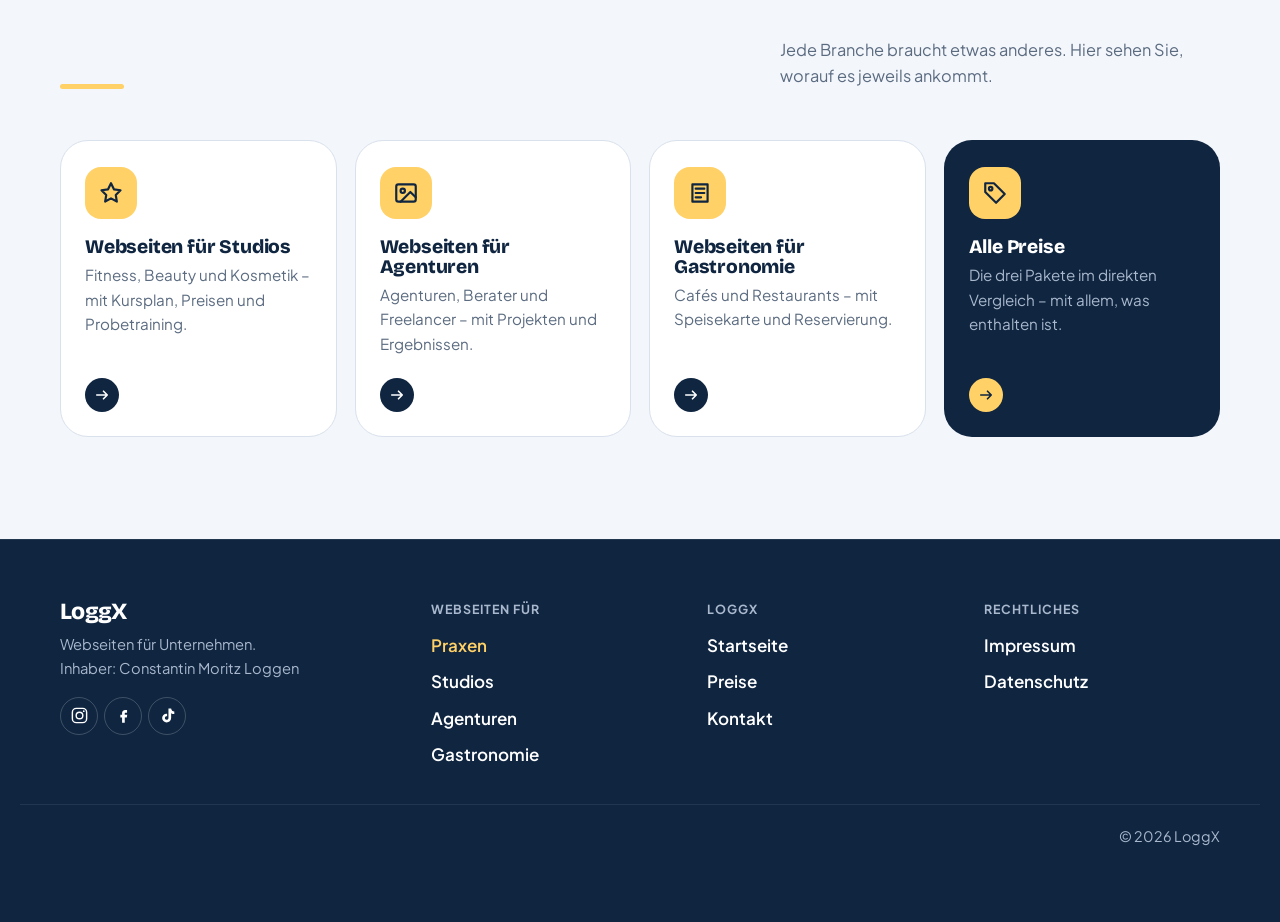
<file: webseite-praxis.html>
<!DOCTYPE html>
<html lang="de">
<head>
  <meta charset="UTF-8">
  <meta name="viewport" content="width=device-width, initial-scale=1.0">
  <title>Webseite für Ihre Praxis erstellen lassen – Festpreis ab 790 € | LoggX</title>
  <meta name="description" content="Moderne Webseite für Zahnarzt-, Arzt- und Physiopraxen: Online-Termine, Sprechzeiten, Leistungen und Team. Festpreis, persönlich betreut. Jetzt Erstgespräch anfragen.">
  <meta name="robots" content="index, follow">
  <meta name="theme-color" content="#0F2540">
  <meta property="og:title" content="Webseite für Ihre Praxis – Festpreis ab 790 €">
  <meta property="og:description" content="Moderne Webseite für Zahnarzt-, Arzt- und Physiopraxen: Online-Termine, Sprechzeiten, Leistungen und Team. Festpreis, persönlich betreut. Jetzt Erstgespräch anfragen.">
  <meta property="og:type" content="website">
  <meta property="og:site_name" content="LoggX">
  <meta property="og:url" content="https://loggx.de/webseite-praxis">
  <meta property="og:image" content="https://loggx.de/img/og-loggx.png">
  <meta property="og:image:width" content="1200">
  <meta property="og:image:height" content="630">
  <meta name="twitter:card" content="summary_large_image">
  <link rel="canonical" href="https://loggx.de/webseite-praxis">
  <link rel="preload" href="fonts/bricolage-grotesque-latin-standard-normal.woff2" as="font" type="font/woff2" crossorigin>
  <link rel="preload" href="fonts/plus-jakarta-sans-latin-wght-normal.woff2" as="font" type="font/woff2" crossorigin>
  <link rel="stylesheet" href="css/style.css">
  <link rel="icon" href="favicon.svg" type="image/svg+xml">
  <link rel="icon" href="favicon-96.png" sizes="96x96" type="image/png">
  <link rel="apple-touch-icon" href="apple-touch-icon.png">
  <meta name="color-scheme" content="light dark">
  <script type="application/ld+json">
{
  "@context": "https://schema.org",
  "@graph": [
    {
      "@type": "Service",
      "@id": "https://loggx.de/webseite-praxis#service",
      "name": "Webseiten für Praxen",
      "description": "Moderne Webseite für Zahnarzt-, Arzt- und Physiopraxen: Online-Termine, Sprechzeiten, Leistungen und Team. Festpreis, persönlich betreut. Jetzt Erstgespräch anfragen.",
      "serviceType": "Webdesign",
      "areaServed": "DE",
      "url": "https://loggx.de/webseite-praxis",
      "provider": {
        "@type": "ProfessionalService",
        "@id": "https://loggx.de/#firma",
        "name": "LoggX",
        "url": "https://loggx.de/"
      },
      "offers": {
        "@type": "Offer",
        "priceCurrency": "EUR",
        "price": "790",
        "description": "Festpreis ab 790 € (Visitenkarte)"
      }
    },
    {
      "@type": "BreadcrumbList",
      "itemListElement": [
        {
          "@type": "ListItem",
          "position": 1,
          "name": "LoggX",
          "item": "https://loggx.de/"
        },
        {
          "@type": "ListItem",
          "position": 2,
          "name": "Webseiten für Praxen",
          "item": "https://loggx.de/webseite-praxis"
        }
      ]
    }
  ]
}
  </script>
  <script>
    (function () {
      var t = null;
      try { t = localStorage.getItem("loggx-theme"); } catch (e) {}
      if (t !== "dark" && t !== "light") t = window.matchMedia && window.matchMedia("(prefers-color-scheme: dark)").matches ? "dark" : "light";
      document.documentElement.setAttribute("data-theme", t);
      document.documentElement.classList.add("js");
    })();
  </script>
</head>
<body class="lp lp-branch">

  <a class="skip-link" href="#main">Zum Inhalt springen</a>

  <header class="site-header" id="site-header">
    <div class="scroll-progress" id="scroll-progress" aria-hidden="true"></div>
    <div class="container header-inner">
      <a href="./" class="brand" aria-label="LoggX – zur Startseite">
        <span class="brand-mark" aria-hidden="true">
          <svg viewBox="0 0 512 512" width="32" height="32"><rect width="512" height="512" rx="112" fill="currentColor"/><path d="M70 375V137H129V375ZM80 375V325H219V375Z" fill="#fff"/><path d="M225 375 294 257 225 137H294L332 226H333L370 137H442L372 256L442 375H370L333 284H333L294 375Z" fill="#FFD166"/></svg>
        </span>
        <span class="brand-name">LoggX</span>
      </a>
      <div class="header-actions">
        <a href="./" class="lp-home">Startseite</a>
        <a href="preise" class="lp-home">Preise</a>
        <button type="button" class="theme-toggle" id="theme-toggle" aria-label="Dunkelmodus einschalten" title="Hell/Dunkel umschalten">
          <svg class="i-sun" viewBox="0 0 24 24" aria-hidden="true"><circle cx="12" cy="12" r="4.2"/><path d="M12 2.5v2.2M12 19.3v2.2M4.6 4.6l1.6 1.6M17.8 17.8l1.6 1.6M2.5 12h2.2M19.3 12h2.2M4.6 19.4l1.6-1.6M17.8 6.2l1.6-1.6"/></svg>
          <svg class="i-moon" viewBox="0 0 24 24" aria-hidden="true"><path d="M20.5 14.2A8.5 8.5 0 0 1 9.8 3.5a8.5 8.5 0 1 0 10.7 10.7z"/></svg>
        </button>
        <a href="#anfrage" class="btn btn-primary btn-small lp-head-cta" data-track="lp-cta"><span>Erstgespräch anfragen</span></a>
      </div>
    </div>
  </header>

  <main id="main" data-page="praxis">
    <nav class="crumbs container" aria-label="Brotkrumen"><a href="./">LoggX</a><span aria-hidden="true">›</span><span>Webseiten für Praxen</span></nav>

    <!-- ============ HERO ============ -->
    <section class="hero" id="top">
      <div class="hero-bg" aria-hidden="true">
        <svg class="hero-x" viewBox="0 0 400 400" fill="none">
          <path class="hx hx-a" d="M60 60 L340 340" stroke-width="64" stroke-linecap="round"/>
          <path class="hx hx-b" d="M340 60 L60 340" stroke-width="64" stroke-linecap="round"/>
        </svg>
      </div>
      <div class="container hero-layout">
        <div class="hero-copy">
          <p class="hero-kicker" data-hero-in><span class="shiny-text">Für Zahnärzte, Ärzte &amp; Therapeuten</span></p>
          <h1 class="hero-title" aria-label="Eine Webseite, die Patienten gerne nutzen.">
            <span class="line" aria-hidden="true"><span class="line-in">Eine Webseite,</span></span>
            <span class="line" aria-hidden="true"><span class="line-in">die Patienten</span></span>
            <span class="line" aria-hidden="true"><span class="line-in lp-accent">gerne nutzen.</span></span>
          </h1>
          <ul class="lp-checks" data-hero-in><li>Online-Termine, Sprechzeiten und Anfahrt sofort zu finden</li><li>Ruhiges, vertrauensvolles Design – auch auf dem Handy</li><li>Praxis-Referenz: <a href="https://www.dr-loggen.de/" target="_blank" rel="noopener">dr-loggen.de</a></li></ul>
          <div class="hero-actions" data-hero-in>
            <a href="#anfrage" class="btn btn-primary" data-track="lp-cta"><span>Kostenloses Erstgespräch</span></a>
            <a href="#beispiele" class="btn btn-ghost"><span>Referenz ansehen</span></a>
          </div>
          <p class="lp-note" data-hero-in>Festpreis ab <span data-cms="price_visit">790</span>&nbsp;€ · Antwort innerhalb von <span data-cms="response_hours">24</span> Stunden</p>
        </div>
        <div class="hero-stage" aria-hidden="true"><div class="phone phone-1"><img src="img/work/cafe-h.webp" decoding="async" alt="" width="390" height="844"></div><div class="phone phone-2"><img src="img/work/dental-h.webp" fetchpriority="high" alt="" width="390" height="844"></div><div class="phone phone-3"><img src="img/work/wood-h.webp" decoding="async" alt="" width="390" height="844"></div></div>
      </div>
    </section>

    <!-- ============ WORAUF ES ANKOMMT ============ -->
    <section class="section" id="vorteile">
      <div class="container">
        <div class="section-head reveal">
          <h2>Was eine Praxis-Webseite können sollte</h2>
          <p>Neue Patienten entscheiden sich oft in wenigen Sekunden. Diese Punkte sorgen dafür, dass sie bei Ihnen anrufen oder direkt einen Termin buchen.</p>
        </div>
        <div class="benefits benefits-6">
          <article class="benefit spotlight reveal">
            <span class="benefit-icon" aria-hidden="true"><svg viewBox="0 0 24 24"><rect x="3" y="5" width="18" height="16" rx="2"/><path d="M3 10h18M8 3v4M16 3v4"/></svg></span>
            <h3>Termine online</h3>
            <p>Ihr bestehendes Buchungssystem (z. B. Doctolib) gut sichtbar eingebunden – oder ein einfaches Terminanfrage-Formular.</p>
          </article>
          <article class="benefit spotlight reveal">
            <span class="benefit-icon" aria-hidden="true"><svg viewBox="0 0 24 24"><circle cx="12" cy="12" r="9"/><path d="M12 7v5l3 2"/></svg></span>
            <h3>Sprechzeiten &amp; Anfahrt</h3>
            <p>Öffnungszeiten, Telefon, Notfallhinweise und Karte stehen dort, wo man sie sucht: ganz oben.</p>
          </article>
          <article class="benefit spotlight reveal">
            <span class="benefit-icon" aria-hidden="true"><svg viewBox="0 0 24 24"><path d="M12 20s-7-4.4-7-10a4 4 0 0 1 7-2.6A4 4 0 0 1 19 10c0 5.6-7 10-7 10z"/></svg></span>
            <h3>Vertrauen aufbauen</h3>
            <p>Ruhige Farben, echte Fotos Ihrer Räume und Ihres Teams – damit sich auch Angstpatienten gut aufgehoben fühlen.</p>
          </article>
          <article class="benefit spotlight reveal">
            <span class="benefit-icon" aria-hidden="true"><svg viewBox="0 0 24 24"><path d="M5 4h14v16H5z"/><path d="M8 8h8M8 12h8M8 16h5"/></svg></span>
            <h3>Leistungen verständlich</h3>
            <p>Jede Behandlung kurz und ohne Fachchinesisch erklärt. Das beantwortet Fragen, bevor das Telefon klingelt.</p>
          </article>
          <article class="benefit spotlight reveal">
            <span class="benefit-icon" aria-hidden="true"><svg viewBox="0 0 24 24"><rect x="3" y="7" width="18" height="13" rx="2"/><path d="M8 7V5a2 2 0 0 1 2-2h4a2 2 0 0 1 2 2v2M3 13h18"/></svg></span>
            <h3>Mitarbeiter finden</h3>
            <p>Eine eigene Karriereseite mit offenen Stellen – für ZFA, MFA oder Therapeuten oft genauso wichtig wie Patienten.</p>
          </article>
          <article class="benefit spotlight reveal">
            <span class="benefit-icon" aria-hidden="true"><svg viewBox="0 0 24 24"><circle cx="11" cy="11" r="7"/><path d="m20 20-3.5-3.5"/></svg></span>
            <h3>Bei Google gefunden</h3>
            <p>Saubere Technik, schnelle Ladezeiten und ein eingerichtetes Google-Unternehmensprofil (Paket Firmenwebseite).</p>
          </article>
        </div>
      </div>
    </section>

    <!-- ============ BEISPIELE ============ -->
    <section class="section section-ink" id="beispiele">
      <div class="container">
        <div class="section-head reveal">
          <h2>Praxis-Webseiten von mir</h2>
          <p>Eine echte Praxis-Webseite, die heute online ist, und ein Entwurf für eine Zahnarztpraxis. Klicken Sie auf den Entwurf, um die ganze Seite zu sehen.</p>
        </div>
        <div class="references">
        <article class="reference reveal">
          <a class="reference-frame" href="https://www.dr-loggen.de/" target="_blank" rel="noopener" aria-label="dr-loggen.de öffnen">
            <span class="frame-bar" aria-hidden="true"><i></i><i></i><i></i><em>dr-loggen.de</em></span>
            <span class="frame-body">
              <span class="frame-title">Zahnarztpraxis<br>Dr. Loggen</span>
              <img class="frame-shot" src="img/dr-loggen.jpg" alt="Startseite von Zahnarztpraxis Dr. Frank Loggen" loading="lazy">
            </span>
          </a>
          <div class="reference-copy">
            <p class="reference-label">Referenz</p>
            <h3>Zahnarztpraxis Dr. Frank Loggen</h3>
            <p>Webseite für eine Zahnarztpraxis in Bissendorf: Leistungen, Sprechzeiten, Bildergalerie und Online-Terminbuchung. Mehrere Unterseiten und eine eigene Karriereseite.</p>
            <ul class="reference-tags"><li>Praxiswebseite</li><li>Online-Termine</li><li>6 Unterseiten</li></ul>
            <div class="reference-actions"><a href="https://www.dr-loggen.de/" target="_blank" rel="noopener" class="btn btn-yellow"><span>dr-loggen.de ansehen ↗</span></a></div>
          </div>
        </article></div>
        <div class="shots lp-shots shots-one"><figure class="shot reveal" data-id="dental" data-url="praxis-lindenhof.de" data-desc="Ruhige Farben und viel Platz. Der Termin-Button ist immer zu sehen, damit neue Patienten auch ohne Anruf einen Termin buchen können." data-features="Online-Terminbuchung mit freien Zeiten|Leistungen mit kurzen Erklärungen|Sprechzeiten und Anfahrt|Bereich für Angstpatienten">
            <div class="shot-frame"><span class="shot-bar"><i></i><i></i><i></i><em>praxis-lindenhof.de</em></span><div class="shot-img"><img src="img/work/full/dental.webp" srcset="img/work/full/dental.webp 1200w, img/work/full/dental@2x.webp 2400w" sizes="(max-width: 700px) 85vw, (max-width: 1240px) 48vw, 600px" alt="Designbeispiel Zahnarztpraxis: komplette Startseite" loading="lazy" width="1200" height="3581"></div><span class="shot-hint">Ganze Seite ansehen</span></div>
            <figcaption><strong>Zahnarztpraxis</strong><span>Online-Termine, Leistungen</span></figcaption>
          </figure></div>
      </div>
    </section>

    <!-- ============ ABLAUF ============ -->
    <section class="section" id="ablauf">
      <div class="container">
        <div class="section-head reveal">
          <h2>So läuft es ab</h2>
          <p>Sie haben in der Praxis genug zu tun. Ich halte den Aufwand für Sie klein: ein Gespräch, ein paar Fotos, Ihre Leistungen – den Rest übernehme ich.</p>
        </div>
        <ol class="lp-steps">
          <li class="reveal"><span class="step-num">1</span><h3>Erstgespräch</h3><p>Kostenlos, etwa 30–60 Minuten am Telefon oder per Zoom bzw. Teams. Danach bekommen Sie ein Angebot zum Festpreis.</p></li>
          <li class="reveal"><span class="step-num">2</span><h3>Entwurf</h3><p>Sie sehen früh die erste Version Ihrer Startseite und reden mit. Zwei Korrekturrunden sind enthalten.</p></li>
          <li class="reveal"><span class="step-num">3</span><h3>Livegang</h3><p>Ich richte Domain, Webspace, Impressum und Google-Eintrag ein und schalte Ihre Seite frei.</p></li>
        </ol>
      </div>
    </section>

    <!-- ============ PREISE ============ -->
    <section class="section section-paper" id="preise">
      <div class="container">
        <div class="section-head reveal">
          <h2>Festpreise für Praxen</h2>
          <p>Für eine kleine Praxis reicht oft die Visitenkarte. Mit mehreren Behandlern, vielen Leistungen oder Stellenangeboten passt die Firmenwebseite.</p>
        </div>
        <div class="pricing">
          <article class="plan spotlight reveal">
            <h3>Visitenkarte</h3>
            <p class="plan-price">ab <span class="count" data-to="790" data-cms="price_visit">790</span>&nbsp;€</p>
            <p class="plan-for">Für Einzelunternehmer, die online gefunden werden wollen.</p>
            <ul class="plan-list">
              <li>Einseitige Webseite (Onepager)</li>
              <li>Kontaktformular und Anfahrt</li>
              <li>Impressum und Datenschutz</li>
              <li>Mobil optimiert</li>
              <li>Lieferung in <span data-cms="time_visit">14 Tagen</span></li>
            </ul>
            <a href="#anfrage" class="btn btn-ghost btn-block" data-plan="Visitenkarte"><span>Visitenkarte anfragen</span></a>
          </article>

          <article class="plan spotlight reveal plan-featured">
            <span class="plan-badge">Meistgewählt</span>
            <h3>Firmenwebseite</h3>
            <p class="plan-price">ab <span class="count" data-to="1890" data-format="de" data-cms="price_firm">1.890</span>&nbsp;€</p>
            <p class="plan-for">Für Betriebe mit mehreren Leistungen, Team und Referenzen.</p>
            <ul class="plan-list">
              <li>Bis zu 6 Unterseiten</li>
              <li>Individuelles Design</li>
              <li>Hilfe bei Texten und Fotos</li>
              <li>Google-Unternehmensprofil eingerichtet</li>
              <li>Einweisung für eigene Änderungen</li>
              <li>Lieferung in <span data-cms="time_firm">3–4 Wochen</span></li>
            </ul>
            <a href="#anfrage" class="btn btn-yellow btn-block" data-plan="Firmenwebseite"><span>Firmenwebseite anfragen</span></a>
          </article>

          <article class="plan spotlight reveal">
            <h3>Individuell</h3>
            <p class="plan-price">auf Anfrage</p>
            <p class="plan-for">Für Onlineshops, Buchungssysteme oder mehrsprachige Seiten.</p>
            <ul class="plan-list">
              <li>Beliebig viele Seiten</li>
              <li>Shop, Terminbuchung, Kundenbereich</li>
              <li>Anbindung an bestehende Systeme</li>
              <li>Mehrsprachigkeit</li>
              <li>Zeitplan nach Absprache</li>
            </ul>
            <a href="#anfrage" class="btn btn-ghost btn-block" data-plan="Individuell"><span>Individuell anfragen</span></a>
          </article>
        </div>

        
        <p class="pricing-note reveal">Mehrere Standorte, mehrsprachig oder ein Patientenbereich? Dafür gibt es das Paket Individuell. <a href="preise">Alle Pakete im Vergleich</a> · Endpreise nach §&nbsp;19&nbsp;UStG, ohne Umsatzsteuer.</p>
      </div>
    </section>

    <!-- ============ FAQ ============ -->
    <section class="section" id="faq">
      <div class="container faq-grid">
        <div class="section-head reveal">
          <h2>Fragen von Praxen</h2>
          <p>Ihre Frage ist nicht dabei? Schreiben Sie mir einfach.</p>
        </div>
        <div class="faq-list">
          <details class="faq reveal">
            <summary>Kann ich mein bestehendes Online-Terminsystem behalten?</summary>
            <div class="faq-body"><p>Ja. Anbieter wie Doctolib oder Jameda lassen sich als Button oder direkt in die Seite einbinden. Patienten buchen wie gewohnt, nur schneller gefunden.</p></div>
          </details>
          <details class="faq reveal">
            <summary>Gibt es für Praxen besondere Regeln auf der Webseite?</summary>
            <div class="faq-body"><p>Ja, zum Beispiel ein vollständiges Impressum mit Kammer und Berufsbezeichnung. Ich kümmere mich um Impressum und Datenschutzerklärung und frage die nötigen Angaben bei Ihnen ab. Eine Rechtsberatung ersetzt das nicht.</p></div>
          </details>
          <details class="faq reveal">
            <summary>Wir haben kaum Fotos – ist das schlimm?</summary>
            <div class="faq-body"><p>Nein. Ein paar Handyfotos von Empfang, Behandlungszimmer und Team reichen für den Start. Ich sage Ihnen genau, welche Motive sich lohnen.</p></div>
          </details>
          <details class="faq reveal">
            <summary>Kann das Team später selbst Sprechzeiten oder Urlaub ändern?</summary>
            <div class="faq-body"><p>Ja. Ich zeige Ihnen nach dem Start, wie Sie Texte, Öffnungszeiten und Hinweise wie „Praxis geschlossen“ selbst anpassen.</p></div>
          </details>
          <details class="faq reveal">
            <summary>Was kostet eine Praxis-Webseite?</summary>
            <div class="faq-body"><p>Eine einseitige Visitenkarte gibt es ab <span data-cms="price_visit">790</span>&nbsp;€, eine Firmenwebseite mit mehreren Unterseiten ab <span data-cms="price_firm">1.890</span>&nbsp;€. Sie bekommen vorher ein Festpreis-Angebot.</p></div>
          </details>
        </div>
      </div>
    </section>


    <!-- ============ ANFRAGE ============ -->
    <section class="section section-ink contact" id="anfrage">
      <div class="container contact-grid">
        <div class="contact-copy reveal reveal-left">
          <h2 class="contact-title">Webseite für Ihre Praxis anfragen.</h2>
          <p>Drei kurze Fragen – Sie sehen sofort, welches Paket zu Ihrer Praxis passt. Ich melde mich innerhalb von <span data-cms="response_hours">24</span> Stunden – unverbindlich.</p>
          <address class="contact-details">
            <a href="mailto:constantinloggen@icloud.com" data-cms-href="mailto"><span data-cms="email">constantinloggen@icloud.com</span></a>
            <a href="tel:+490000000000" data-cms-href="tel"><span data-cms="phone">+49 (0) 000 000 00 00</span></a>
            <span>Erstgespräch per Telefon, Zoom oder Teams</span>
          </address>
        </div>

        <form class="lead-form spotlight reveal reveal-right" id="lead-form" data-page="praxis" data-branche="praxis" novalidate>
          <div class="lf-top">
            <div><h3>Anfrage in 1 Minute</h3><p class="lf-label" id="lf-label">Schritt 1 von 3 · Ihr Vorhaben</p></div>
            <span class="lf-paket" id="lf-paket" hidden></span>
          </div>
          <div class="lf-progress" aria-hidden="true"><i id="lf-bar"></i></div>
          <span class="lf-prices" hidden><span data-cms="price_visit">790</span><span data-cms="price_firm">1.890</span><span data-cms="price_hourly">70</span><span data-cms="time_visit">14 Tagen</span><span data-cms="time_firm">3–4 Wochen</span></span>

          <fieldset class="lf-step" data-step="1">
            <legend>Was haben Sie vor?</legend>
            <div class="opts" data-required="projekt">
              <label class="opt"><input type="radio" name="projekt" value="neu"><span>Neue Webseite</span></label>
              <label class="opt"><input type="radio" name="projekt" value="relaunch"><span>Bestehende Seite erneuern</span></label>
              <label class="opt"><input type="radio" name="projekt" value="landing"><span>Landingpage für eine Aktion</span></label>
              <label class="opt"><input type="radio" name="projekt" value="shop"><span>Shop, Buchung oder Sonderfunktion</span></label>
              <label class="opt"><input type="radio" name="projekt" value="aenderung"><span>Änderung oder Support</span></label>
            </div>
            <p class="q">In welcher Branche sind Sie unterwegs?</p>
            <div class="opts opts-sm">
              <label class="opt"><input type="radio" name="branche" value="praxis"><span>Praxis &amp; Gesundheit</span></label>
              <label class="opt"><input type="radio" name="branche" value="studio"><span>Studio, Beauty &amp; Fitness</span></label>
              <label class="opt"><input type="radio" name="branche" value="handwerk"><span>Handwerk &amp; Bau</span></label>
              <label class="opt"><input type="radio" name="branche" value="gastro"><span>Gastronomie &amp; Café</span></label>
              <label class="opt"><input type="radio" name="branche" value="dienst"><span>Dienstleistung &amp; Beratung</span></label>
              <label class="opt"><input type="radio" name="branche" value="handel"><span>Handel</span></label>
              <label class="opt"><input type="radio" name="branche" value="verein"><span>Verein &amp; Organisation</span></label>
              <label class="opt"><input type="radio" name="branche" value="andere"><span>Etwas anderes</span></label>
            </div>
            <div class="field" data-if="branche=andere" hidden><input id="lf-bt" name="branche_text" placeholder=" " maxlength="80"><label for="lf-bt">Welche Branche?</label></div>
            <div class="fields2">
              <div class="field"><input id="lf-firma" name="firma" autocomplete="organization" placeholder=" " required maxlength="160"><label for="lf-firma">Firma *</label></div>
              <div class="field"><input id="lf-ort" name="ort" autocomplete="address-level2" placeholder=" " required maxlength="80"><label for="lf-ort">Ort *</label></div>
            </div>
            <div class="field" data-if="projekt=relaunch|aenderung" hidden><input id="lf-web" name="webseite" inputmode="url" autocapitalize="off" autocorrect="off" spellcheck="false" placeholder=" " maxlength="200"><label for="lf-web">Ihre jetzige Webseite (optional)</label></div>
            <p class="lf-error" data-err="1" role="alert" hidden></p>
            <div class="lf-nav"><span></span><button type="button" class="btn btn-yellow" data-next><span>Weiter</span></button></div>
          </fieldset>

          <fieldset class="lf-step" data-step="2" hidden>
            <legend id="lf-l2" data-alt="Wann soll es losgehen?">Wie groß soll die Seite werden?</legend>
            <div class="lf-group" data-if="projekt=neu|relaunch|landing|shop|">
            <div class="opts opts-sm">
              <label class="opt"><input type="radio" name="seiten" value="one"><span>Eine Seite reicht</span></label>
              <label class="opt"><input type="radio" name="seiten" value="few"><span>2 bis 6 Unterseiten</span></label>
              <label class="opt"><input type="radio" name="seiten" value="many"><span>Mehr als 6 Seiten</span></label>
              <label class="opt"><input type="radio" name="seiten" value="unsure"><span>Weiß ich noch nicht</span></label>
            </div>
              <p class="q">Was soll dazukommen? <small>Mehrfachauswahl</small></p>
            <div class="opts opts-sm">
              <label class="opt"><input type="checkbox" name="extras" value="texte"><span>Hilfe bei Texten</span></label>
              <label class="opt"><input type="checkbox" name="extras" value="fotos"><span>Fotos &amp; Bilder</span></label>
              <label class="opt"><input type="checkbox" name="extras" value="logo"><span>Logo &amp; Design</span></label>
              <label class="opt"><input type="checkbox" name="extras" value="google"><span>Google-Profil</span></label>
              <label class="opt"><input type="checkbox" name="extras" value="termin"><span>Online-Terminbuchung</span></label>
              <label class="opt"><input type="checkbox" name="extras" value="shop"><span>Onlineshop</span></label>
              <label class="opt"><input type="checkbox" name="extras" value="sprachen"><span>Mehrsprachig</span></label>
            </div>
            </div>
            <p class="q" id="lf-q-start">Wann soll es losgehen?</p>
            <div class="opts opts-sm">
              <label class="opt"><input type="radio" name="start" value="asap"><span>So schnell wie möglich</span></label>
              <label class="opt"><input type="radio" name="start" value="month"><span>In den nächsten 4 Wochen</span></label>
              <label class="opt"><input type="radio" name="start" value="later"><span>In 1–3 Monaten</span></label>
              <label class="opt"><input type="radio" name="start" value="info"><span>Erst mal informieren</span></label>
            </div>
            <p class="q">Haben Sie ein Budget im Kopf? <small>optional</small></p>
            <div class="opts opts-sm">
              <label class="opt"><input type="radio" name="budget" value="b1"><span>bis 1.000 €</span></label>
              <label class="opt"><input type="radio" name="budget" value="b2"><span>1.000–2.500 €</span></label>
              <label class="opt"><input type="radio" name="budget" value="b3"><span>über 2.500 €</span></label>
              <label class="opt"><input type="radio" name="budget" value="open"><span>Noch offen</span></label>
            </div>
            <div class="lf-rec" id="lf-rec" aria-live="polite" hidden><span class="lf-rec-k">Meine Empfehlung</span><b id="lf-rec-name"></b><span id="lf-rec-why"></span></div>
            <div class="lf-nav"><button type="button" class="btn btn-ghost" data-back><span>Zurück</span></button><button type="button" class="btn btn-yellow" data-next><span>Weiter</span></button></div>
          </fieldset>

          <fieldset class="lf-step" data-step="3" hidden>
            <legend>Wie erreiche ich Sie?</legend>
            <div class="fields2">
              <div class="field"><input id="lf-name" name="name" autocomplete="name" placeholder=" " required maxlength="120"><label for="lf-name">Ihr Name *</label></div>
              <div class="field"><input id="lf-mail" name="email" type="email" inputmode="email" autocomplete="email" autocapitalize="off" placeholder=" " required maxlength="200"><label for="lf-mail">E-Mail-Adresse *</label></div>
            </div>
            <div class="field"><input id="lf-tel" name="telefon" type="tel" inputmode="tel" autocomplete="tel" placeholder=" " required maxlength="40"><label for="lf-tel">Telefon *</label></div>
            <p class="q">Erstgespräch am liebsten per</p>
            <div class="opts opts-sm">
              <label class="opt"><input type="radio" name="kontakt" value="mail" checked><span>E-Mail</span></label>
              <label class="opt"><input type="radio" name="kontakt" value="phone"><span>Telefon</span></label>
              <label class="opt"><input type="radio" name="kontakt" value="whatsapp"><span>WhatsApp</span></label>
              <label class="opt"><input type="radio" name="kontakt" value="video"><span>Zoom / Teams</span></label>
            </div>
            <div class="field"><textarea id="lf-msg" name="nachricht" rows="3" placeholder=" " maxlength="4000"></textarea><label for="lf-msg">Noch etwas, das ich wissen sollte? (optional)</label></div>
            <label class="consent"><input type="checkbox" name="consent" value="1" required><span>Ich bin einverstanden, dass meine Angaben zur Bearbeitung der Anfrage gespeichert werden. Mehr in der <a href="datenschutz" target="_blank" rel="noopener">Datenschutzerklärung</a>.</span></label>
            <div class="hp" aria-hidden="true"><label>Webseite<input name="website" tabindex="-1" autocomplete="off"></label></div>
            <input type="hidden" name="paket" value="">
            <p class="lf-error" id="lf-error" role="alert" hidden></p>
            <div class="lf-nav"><button type="button" class="btn btn-ghost" data-back><span>Zurück</span></button><button type="submit" class="btn btn-yellow" id="lf-submit"><span>Anfrage senden</span></button></div>
          </fieldset>

          <div class="lf-done" id="lf-done" hidden tabindex="-1">
            <span class="check"><svg viewBox="0 0 24 24"><path d="M5 12l5 5L19 7"/></svg></span>
            <h3>Danke<span id="lf-done-name"></span>!</h3>
            <p>Ihre Anfrage ist angekommen. Ich melde mich innerhalb von <span data-cms="response_hours">24</span> Stunden bei Ihnen.</p>
            <div class="lf-rec" id="lf-done-rec" hidden><span class="lf-rec-k">Meine erste Einschätzung</span><b></b><span></span></div>
          </div>
        </form>
      </div>
    </section>


    <!-- ============ WEITERE BRANCHEN ============ -->
    <section class="section section-more" id="mehr">
      <div class="container">
        <div class="section-head reveal">
          <h2>Für andere Branchen</h2>
          <p>Jede Branche braucht etwas anderes. Hier sehen Sie, worauf es jeweils ankommt.</p>
        </div>
        <div class="branch-cards">
          <a class="branch-card spotlight reveal" href="webseite-studio">
            <span class="benefit-icon" aria-hidden="true"><svg viewBox="0 0 24 24"><path d="m12 3 2.7 5.6 6.1.9-4.4 4.3 1 6.1L12 17l-5.4 2.9 1-6.1-4.4-4.3 6.1-.9z"/></svg></span>
            <h3>Webseiten für Studios</h3>
            <p>Fitness, Beauty und Kosmetik – mit Kursplan, Preisen und Probetraining.</p>
            <span class="branch-arrow" aria-hidden="true"><svg viewBox="0 0 24 24"><path d="M5 12h14m-5-5 5 5-5 5"/></svg></span>
          </a>
          <a class="branch-card spotlight reveal" href="webseite-agentur">
            <span class="benefit-icon" aria-hidden="true"><svg viewBox="0 0 24 24"><rect x="3" y="4" width="18" height="16" rx="2"/><circle cx="9" cy="10" r="2"/><path d="m21 16-5-5-9 9"/></svg></span>
            <h3>Webseiten für Agenturen</h3>
            <p>Agenturen, Berater und Freelancer – mit Projekten und Ergebnissen.</p>
            <span class="branch-arrow" aria-hidden="true"><svg viewBox="0 0 24 24"><path d="M5 12h14m-5-5 5 5-5 5"/></svg></span>
          </a>
          <a class="branch-card spotlight reveal" href="webseite-gastronomie">
            <span class="benefit-icon" aria-hidden="true"><svg viewBox="0 0 24 24"><path d="M5 4h14v16H5z"/><path d="M8 8h8M8 12h8M8 16h5"/></svg></span>
            <h3>Webseiten für Gastronomie</h3>
            <p>Cafés und Restaurants – mit Speisekarte und Reservierung.</p>
            <span class="branch-arrow" aria-hidden="true"><svg viewBox="0 0 24 24"><path d="M5 12h14m-5-5 5 5-5 5"/></svg></span>
          </a>
          <a class="branch-card branch-card-price spotlight reveal" href="preise">
            <span class="benefit-icon" aria-hidden="true"><svg viewBox="0 0 24 24"><path d="M3 3h8l10 10-8 8L3 11z"/><circle cx="8" cy="8" r="1.6"/></svg></span>
            <h3>Alle Preise</h3>
            <p>Die drei Pakete im direkten Vergleich – mit allem, was enthalten ist.</p>
            <span class="branch-arrow" aria-hidden="true"><svg viewBox="0 0 24 24"><path d="M5 12h14m-5-5 5 5-5 5"/></svg></span>
          </a>
        </div>
      </div>
    </section>

  </main>

  <!-- Fester Button auf dem Handy -->
  <a href="#anfrage" class="lp-sticky" id="lp-sticky" data-track="lp-sticky"><span>Kostenloses Erstgespräch</span></a>

  <footer class="site-footer">
    <div class="container footer-cols">
      <div class="footer-brand">
        <span class="brand-name">LoggX</span>
        <p>Webseiten für Unternehmen.<br>Inhaber: Constantin Moritz Loggen</p>
        <div class="footer-social"><a class="soc" href="https://www.instagram.com/loggx.de/" target="_blank" rel="noopener me" aria-label="LoggX auf Instagram" title="Instagram"><svg viewBox="0 0 24 24" aria-hidden="true"><rect x="3" y="3" width="18" height="18" rx="5"/><circle cx="12" cy="12" r="4.2"/><circle cx="17.4" cy="6.6" r="1.1" class="fill"/></svg></a><a class="soc" href="https://www.facebook.com/profile.php?id=61595641652378" target="_blank" rel="noopener me" aria-label="LoggX auf Facebook" title="Facebook"><svg viewBox="0 0 24 24" aria-hidden="true"><path d="M14 8.5h2.5V5H14c-2.2 0-3.8 1.7-3.8 3.9V11H8v3.4h2.2V21h3.4v-6.6h2.6l.5-3.4h-3.1V9.2c0-.4.3-.7.7-.7z" class="fill"/></svg></a><a class="soc" href="https://www.tiktok.com/@loggx.de" target="_blank" rel="noopener me" aria-label="LoggX auf TikTok" title="TikTok"><svg viewBox="0 0 24 24" aria-hidden="true"><path d="M16.6 3c.4 2.2 1.8 3.7 4 3.9v3.3c-1.5 0-2.9-.4-4-1.2v6.1c0 3.2-2.6 5.6-5.7 5.6S5.2 18.3 5.2 15.2c0-3.3 2.9-5.9 6.3-5.5v3.4c-1.3-.4-2.8.5-2.8 2.1 0 1.2.9 2.2 2.2 2.2s2.3-1 2.3-2.4V3z" class="fill"/></svg></a></div>
      </div>
      <nav class="footer-col" aria-label="Webseiten für">
        <p class="footer-h">Webseiten für</p>
        <ul><li><a href="webseite-praxis" aria-current="page">Praxen</a></li><li><a href="webseite-studio">Studios</a></li><li><a href="webseite-agentur">Agenturen</a></li><li><a href="webseite-gastronomie">Gastronomie</a></li></ul>
      </nav>
      <nav class="footer-col" aria-label="LoggX">
        <p class="footer-h">LoggX</p>
        <ul><li><a href="./">Startseite</a></li><li><a href="preise">Preise</a></li><li><a href="./#kontakt">Kontakt</a></li></ul>
      </nav>
      <nav class="footer-col" aria-label="Rechtliches">
        <p class="footer-h">Rechtliches</p>
        <ul><li><a href="impressum">Impressum</a></li><li><a href="datenschutz">Datenschutz</a></li></ul>
      </nav>
    </div>
    <div class="container footer-bottom"><p class="footer-copy">© <span id="year"></span> LoggX</p></div>
  </footer>

  <script src="js/vendor/gsap.min.js" defer></script>
  <script src="js/vendor/ScrollTrigger.min.js" defer></script>
  <script src="js/vendor/SplitText.min.js" defer></script>
  <script src="js/vendor/lenis.min.js" defer></script>
  <script src="js/effects.js" defer></script>
  <script src="js/main.js" defer></script>
</body>
</html>
</file>
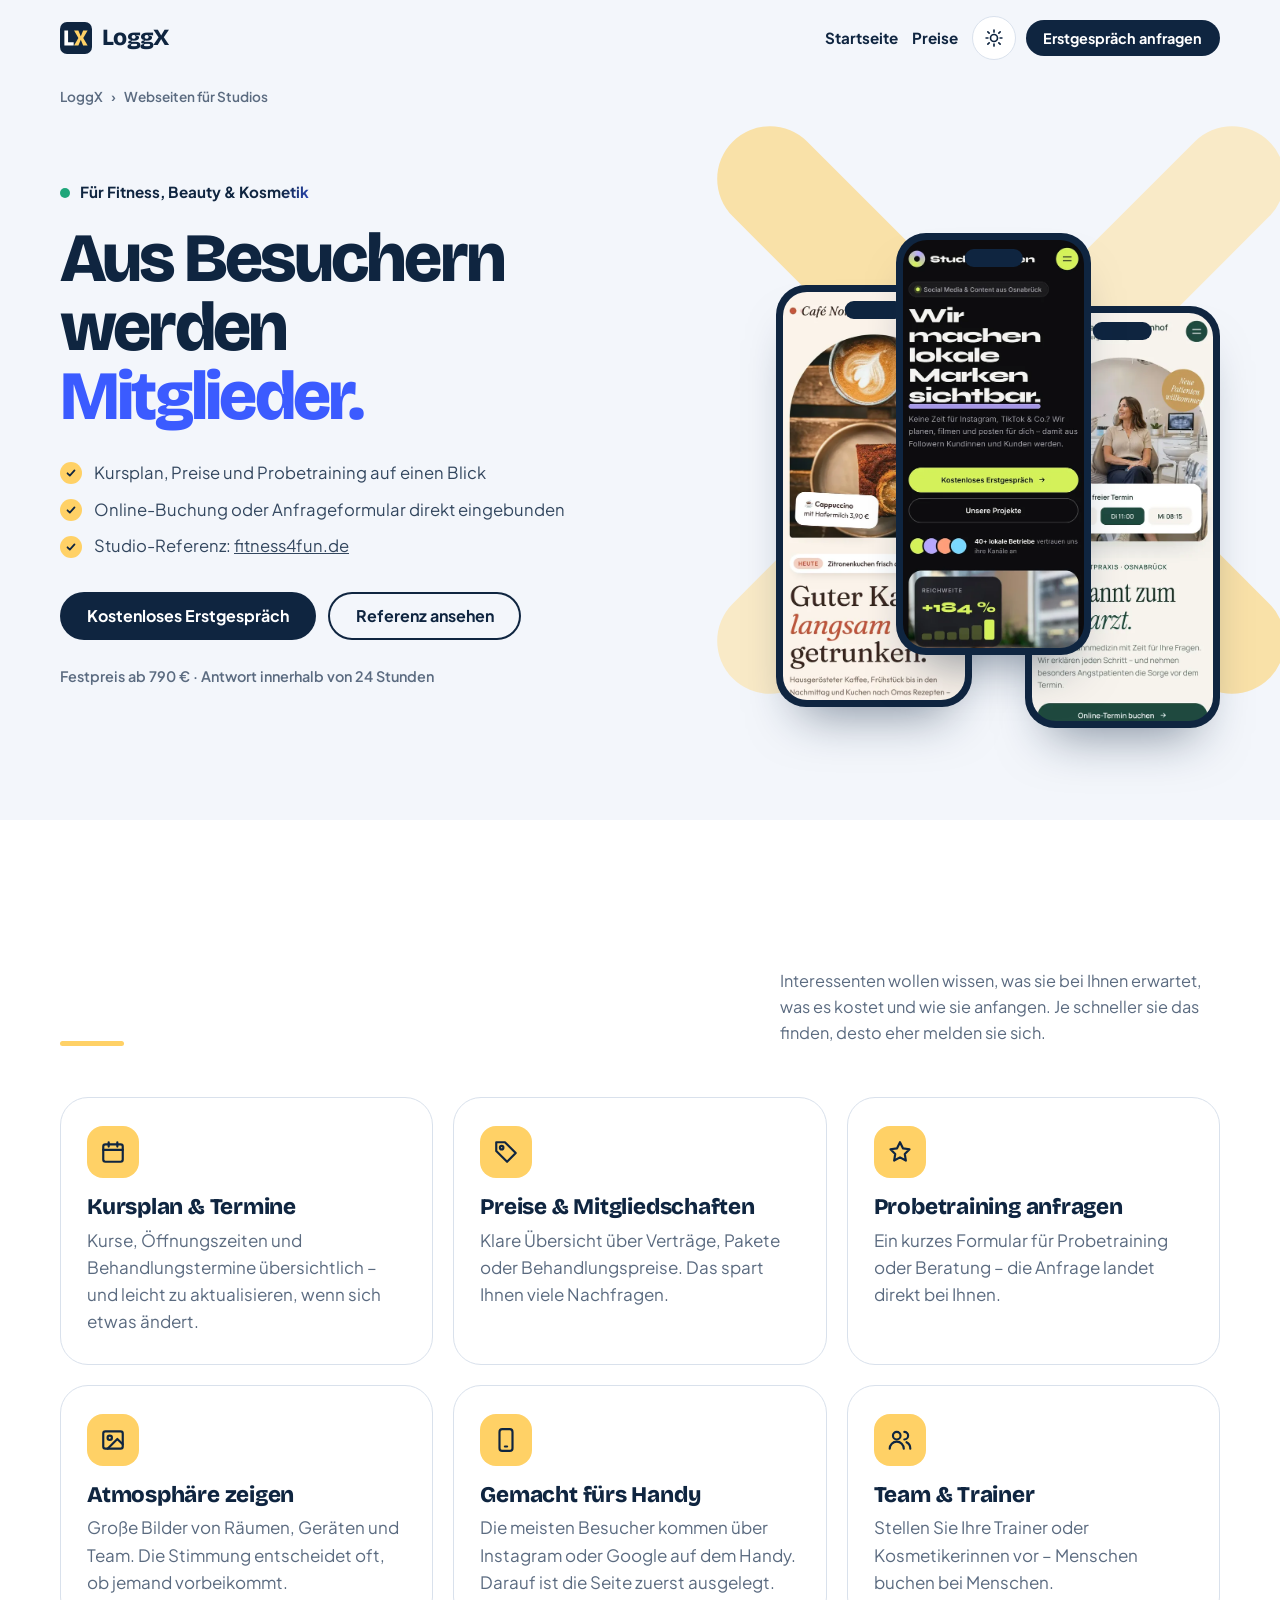
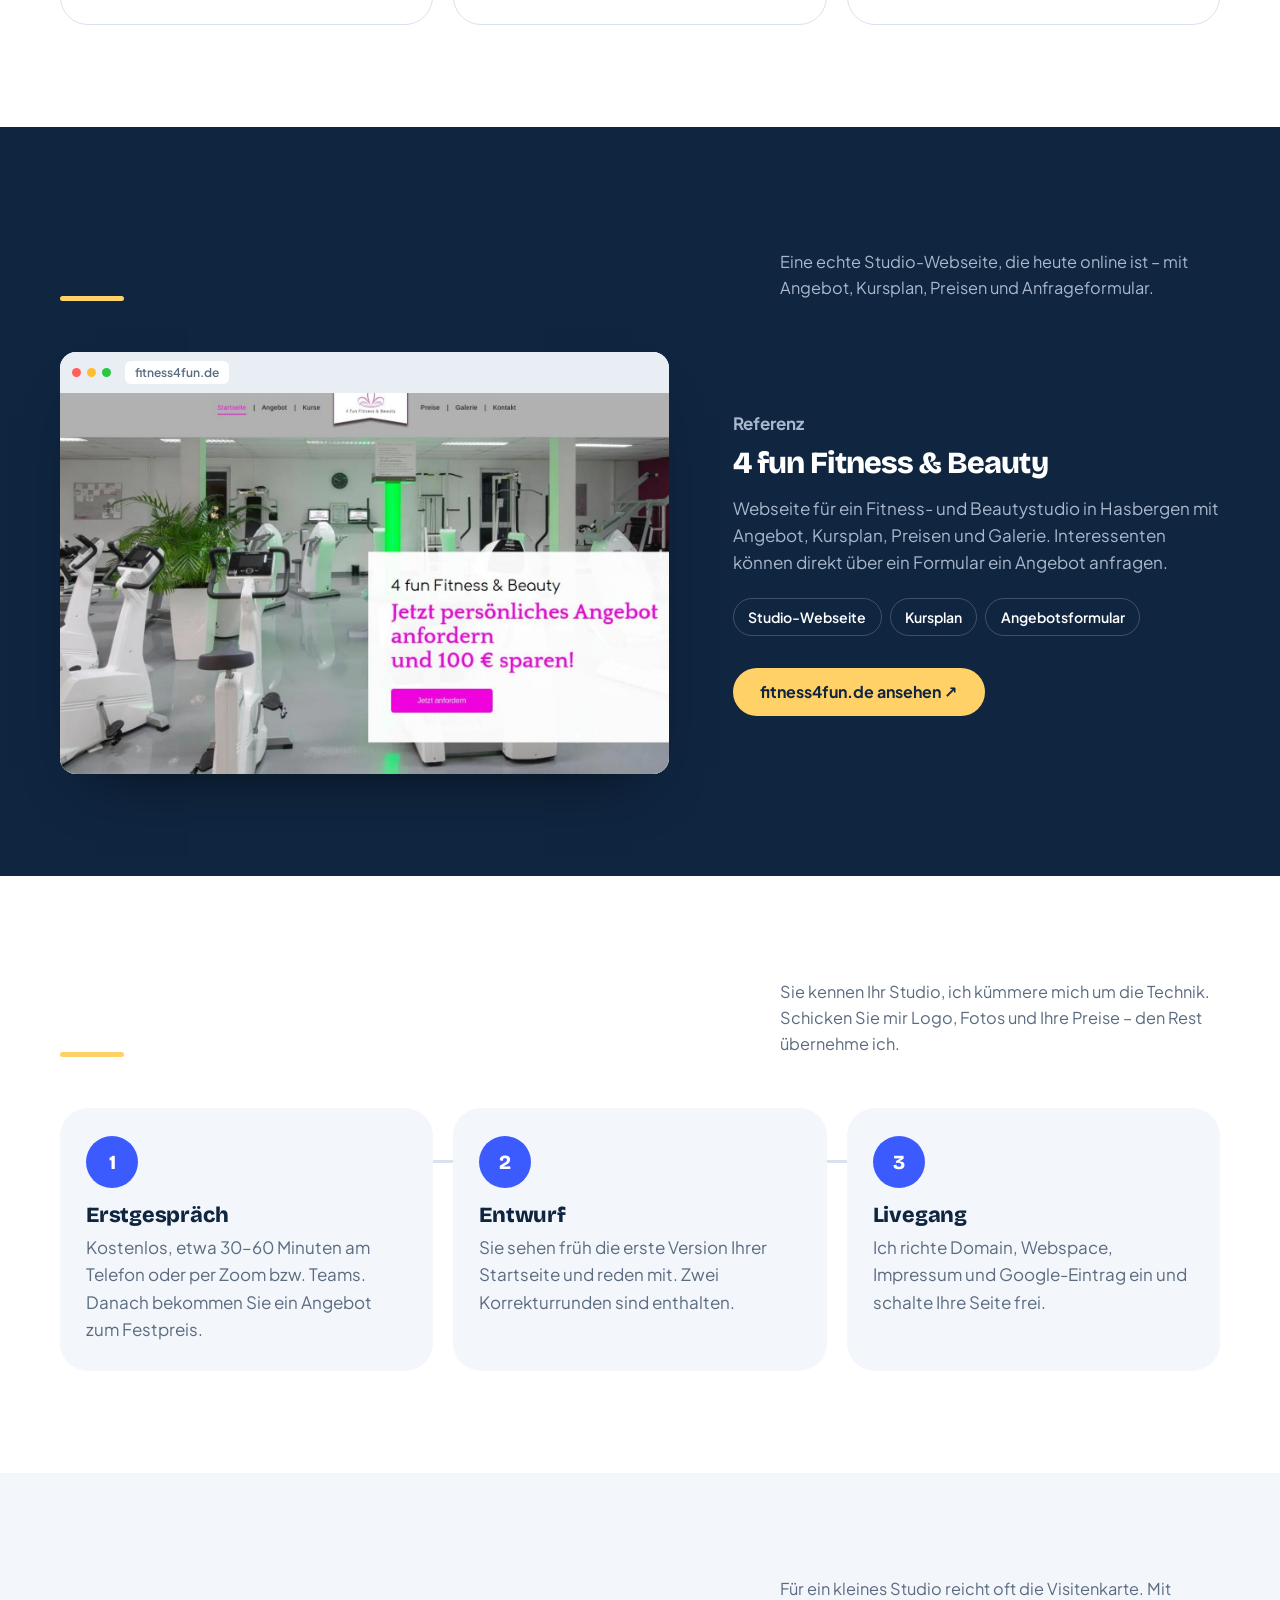
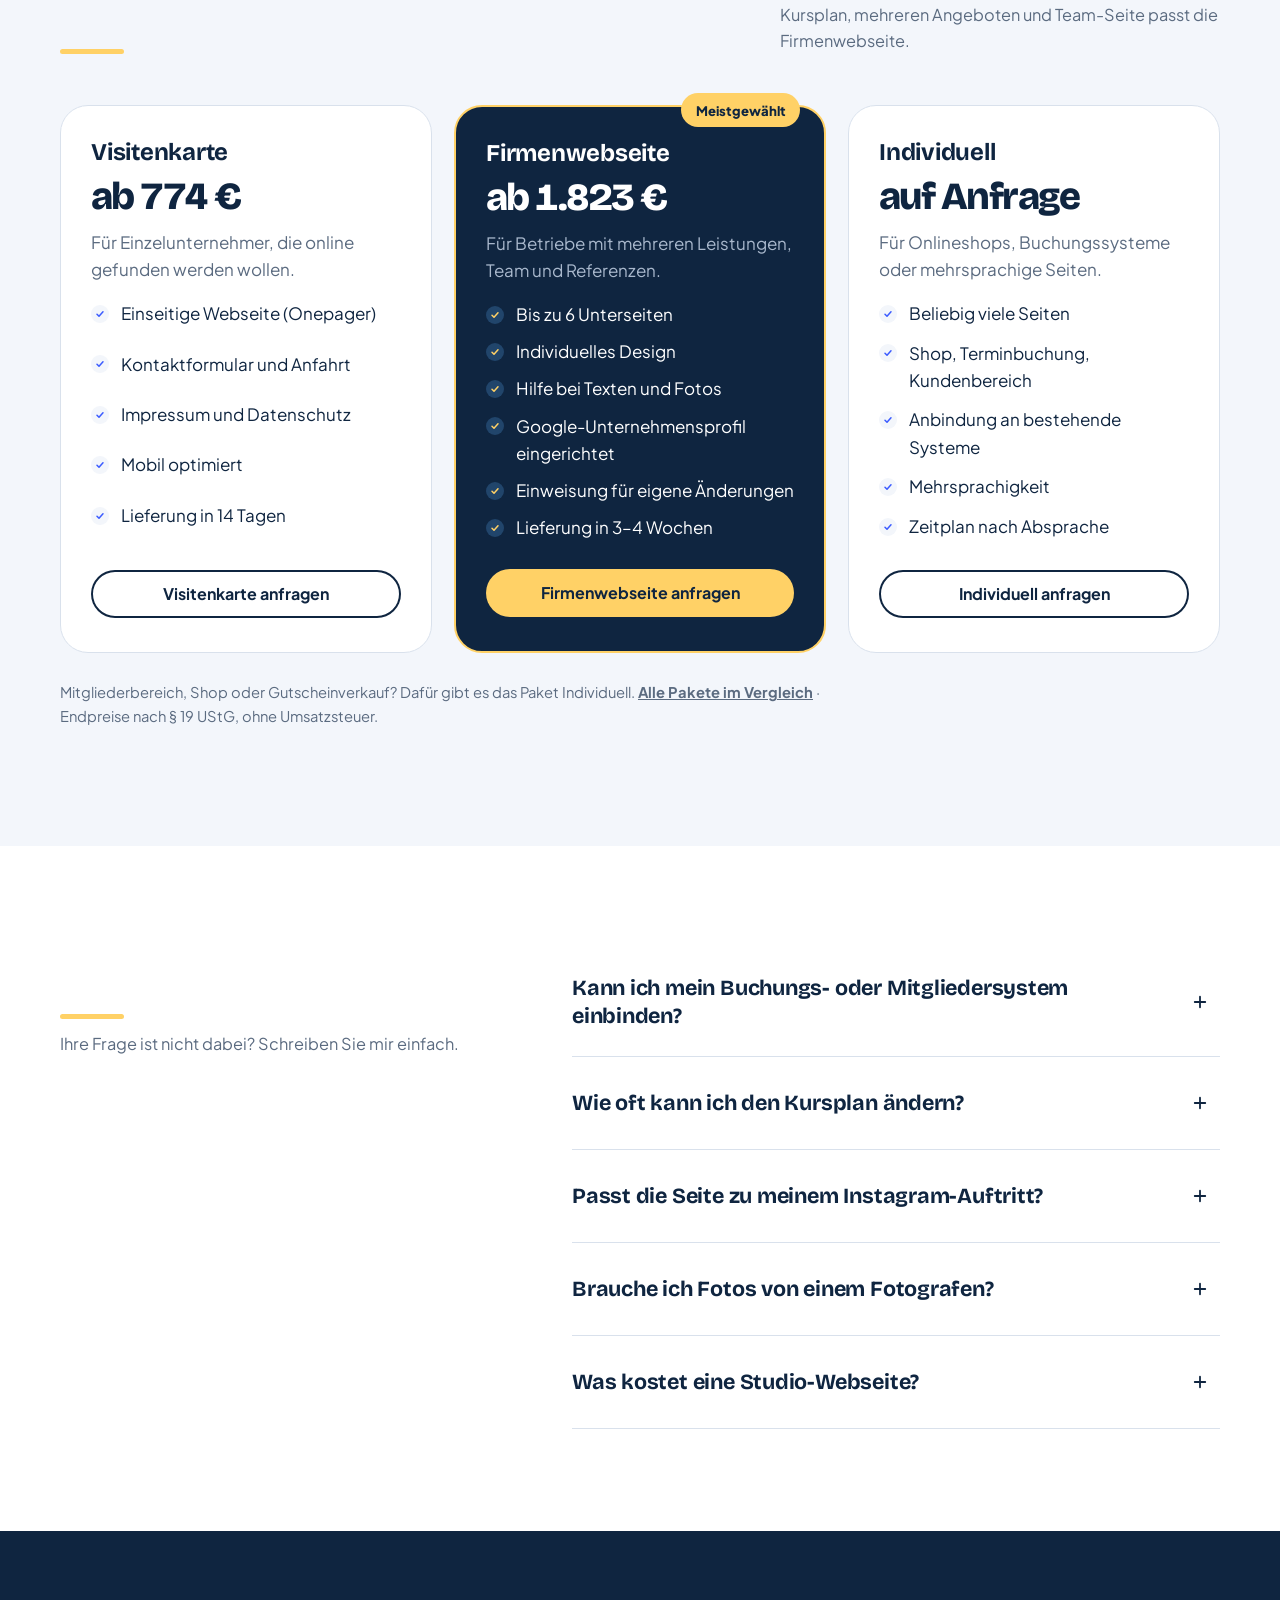
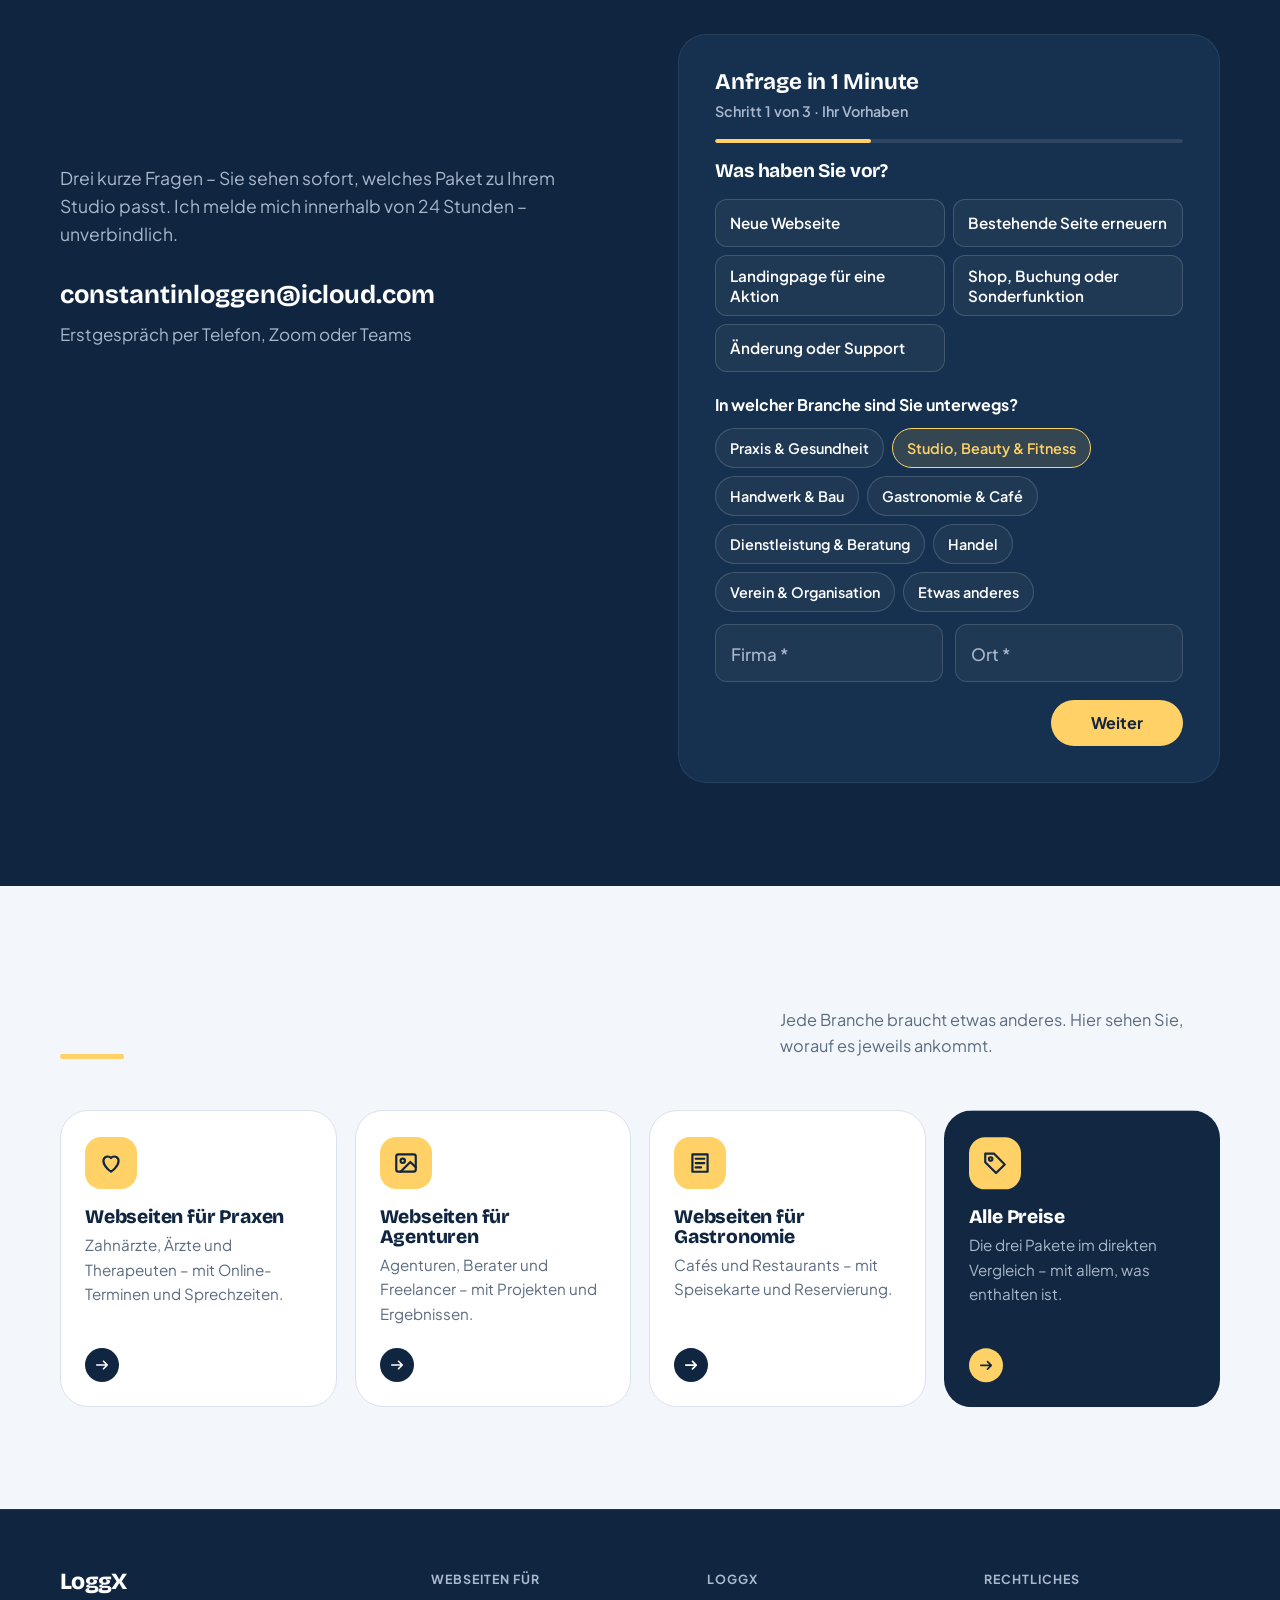
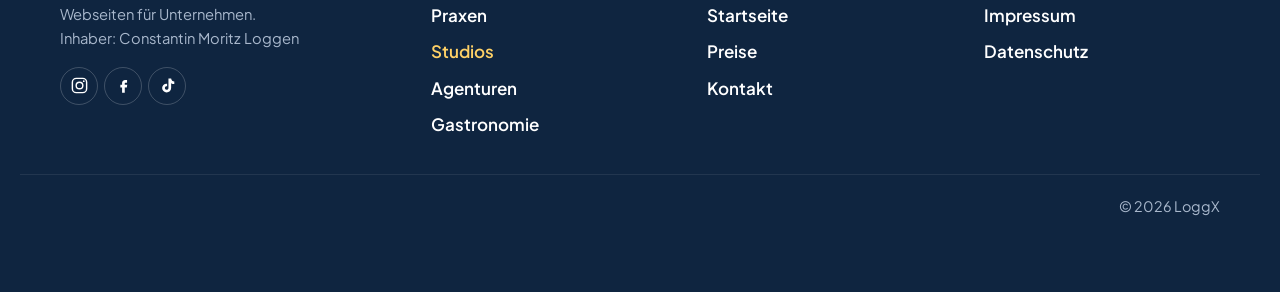
<file: webseite-studio.html>
<!DOCTYPE html>
<html lang="de">
<head>
  <meta charset="UTF-8">
  <meta name="viewport" content="width=device-width, initial-scale=1.0">
  <title>Webseite für Fitness-, Beauty- &amp; Kosmetikstudios – ab 790 € | LoggX</title>
  <meta name="description" content="Webseite für Ihr Fitness-, Beauty- oder Kosmetikstudio: Kursplan, Preise, Probetraining und Online-Buchung. Festpreis, persönlich betreut. Studio-Referenz: fitness4fun.de.">
  <meta name="robots" content="index, follow">
  <meta name="theme-color" content="#0F2540">
  <meta property="og:title" content="Webseite für Ihr Studio – ab 790 €">
  <meta property="og:description" content="Webseite für Ihr Fitness-, Beauty- oder Kosmetikstudio: Kursplan, Preise, Probetraining und Online-Buchung. Festpreis, persönlich betreut. Studio-Referenz: fitness4fun.de.">
  <meta property="og:type" content="website">
  <meta property="og:site_name" content="LoggX">
  <meta property="og:url" content="https://loggx.de/webseite-studio">
  <meta property="og:image" content="https://loggx.de/img/og-loggx.png">
  <meta property="og:image:width" content="1200">
  <meta property="og:image:height" content="630">
  <meta name="twitter:card" content="summary_large_image">
  <link rel="canonical" href="https://loggx.de/webseite-studio">
  <link rel="preload" href="fonts/bricolage-grotesque-latin-standard-normal.woff2" as="font" type="font/woff2" crossorigin>
  <link rel="preload" href="fonts/plus-jakarta-sans-latin-wght-normal.woff2" as="font" type="font/woff2" crossorigin>
  <link rel="stylesheet" href="css/style.css">
  <link rel="icon" href="favicon.svg" type="image/svg+xml">
  <link rel="icon" href="favicon-96.png" sizes="96x96" type="image/png">
  <link rel="apple-touch-icon" href="apple-touch-icon.png">
  <meta name="color-scheme" content="light dark">
  <script type="application/ld+json">
{
  "@context": "https://schema.org",
  "@graph": [
    {
      "@type": "Service",
      "@id": "https://loggx.de/webseite-studio#service",
      "name": "Webseiten für Studios",
      "description": "Webseite für Ihr Fitness-, Beauty- oder Kosmetikstudio: Kursplan, Preise, Probetraining und Online-Buchung. Festpreis, persönlich betreut. Studio-Referenz: fitness4fun.de.",
      "serviceType": "Webdesign",
      "areaServed": "DE",
      "url": "https://loggx.de/webseite-studio",
      "provider": {
        "@type": "ProfessionalService",
        "@id": "https://loggx.de/#firma",
        "name": "LoggX",
        "url": "https://loggx.de/"
      },
      "offers": {
        "@type": "Offer",
        "priceCurrency": "EUR",
        "price": "790",
        "description": "Festpreis ab 790 € (Visitenkarte)"
      }
    },
    {
      "@type": "BreadcrumbList",
      "itemListElement": [
        {
          "@type": "ListItem",
          "position": 1,
          "name": "LoggX",
          "item": "https://loggx.de/"
        },
        {
          "@type": "ListItem",
          "position": 2,
          "name": "Webseiten für Studios",
          "item": "https://loggx.de/webseite-studio"
        }
      ]
    }
  ]
}
  </script>
  <script>
    (function () {
      var t = null;
      try { t = localStorage.getItem("loggx-theme"); } catch (e) {}
      if (t !== "dark" && t !== "light") t = window.matchMedia && window.matchMedia("(prefers-color-scheme: dark)").matches ? "dark" : "light";
      document.documentElement.setAttribute("data-theme", t);
      document.documentElement.classList.add("js");
    })();
  </script>
</head>
<body class="lp lp-branch">

  <a class="skip-link" href="#main">Zum Inhalt springen</a>

  <header class="site-header" id="site-header">
    <div class="scroll-progress" id="scroll-progress" aria-hidden="true"></div>
    <div class="container header-inner">
      <a href="./" class="brand" aria-label="LoggX – zur Startseite">
        <span class="brand-mark" aria-hidden="true">
          <svg viewBox="0 0 512 512" width="32" height="32"><rect width="512" height="512" rx="112" fill="currentColor"/><path d="M70 375V137H129V375ZM80 375V325H219V375Z" fill="#fff"/><path d="M225 375 294 257 225 137H294L332 226H333L370 137H442L372 256L442 375H370L333 284H333L294 375Z" fill="#FFD166"/></svg>
        </span>
        <span class="brand-name">LoggX</span>
      </a>
      <div class="header-actions">
        <a href="./" class="lp-home">Startseite</a>
        <a href="preise" class="lp-home">Preise</a>
        <button type="button" class="theme-toggle" id="theme-toggle" aria-label="Dunkelmodus einschalten" title="Hell/Dunkel umschalten">
          <svg class="i-sun" viewBox="0 0 24 24" aria-hidden="true"><circle cx="12" cy="12" r="4.2"/><path d="M12 2.5v2.2M12 19.3v2.2M4.6 4.6l1.6 1.6M17.8 17.8l1.6 1.6M2.5 12h2.2M19.3 12h2.2M4.6 19.4l1.6-1.6M17.8 6.2l1.6-1.6"/></svg>
          <svg class="i-moon" viewBox="0 0 24 24" aria-hidden="true"><path d="M20.5 14.2A8.5 8.5 0 0 1 9.8 3.5a8.5 8.5 0 1 0 10.7 10.7z"/></svg>
        </button>
        <a href="#anfrage" class="btn btn-primary btn-small lp-head-cta" data-track="lp-cta"><span>Erstgespräch anfragen</span></a>
      </div>
    </div>
  </header>

  <main id="main" data-page="studio">
    <nav class="crumbs container" aria-label="Brotkrumen"><a href="./">LoggX</a><span aria-hidden="true">›</span><span>Webseiten für Studios</span></nav>

    <!-- ============ HERO ============ -->
    <section class="hero" id="top">
      <div class="hero-bg" aria-hidden="true">
        <svg class="hero-x" viewBox="0 0 400 400" fill="none">
          <path class="hx hx-a" d="M60 60 L340 340" stroke-width="64" stroke-linecap="round"/>
          <path class="hx hx-b" d="M340 60 L60 340" stroke-width="64" stroke-linecap="round"/>
        </svg>
      </div>
      <div class="container hero-layout">
        <div class="hero-copy">
          <p class="hero-kicker" data-hero-in><span class="shiny-text">Für Fitness, Beauty &amp; Kosmetik</span></p>
          <h1 class="hero-title" aria-label="Aus Besuchern werden Mitglieder.">
            <span class="line" aria-hidden="true"><span class="line-in">Aus Besuchern</span></span>
            <span class="line" aria-hidden="true"><span class="line-in">werden</span></span>
            <span class="line" aria-hidden="true"><span class="line-in lp-accent">Mitglieder.</span></span>
          </h1>
          <ul class="lp-checks" data-hero-in><li>Kursplan, Preise und Probetraining auf einen Blick</li><li>Online-Buchung oder Anfrageformular direkt eingebunden</li><li>Studio-Referenz: <a href="https://www.fitness4fun.de/" target="_blank" rel="noopener">fitness4fun.de</a></li></ul>
          <div class="hero-actions" data-hero-in>
            <a href="#anfrage" class="btn btn-primary" data-track="lp-cta"><span>Kostenloses Erstgespräch</span></a>
            <a href="#beispiele" class="btn btn-ghost"><span>Referenz ansehen</span></a>
          </div>
          <p class="lp-note" data-hero-in>Festpreis ab <span data-cms="price_visit">790</span>&nbsp;€ · Antwort innerhalb von <span data-cms="response_hours">24</span> Stunden</p>
        </div>
        <div class="hero-stage" aria-hidden="true"><div class="phone phone-1"><img src="img/work/cafe-h.webp" decoding="async" alt="" width="390" height="844"></div><div class="phone phone-2"><img src="img/work/agency-h.webp" fetchpriority="high" alt="" width="390" height="844"></div><div class="phone phone-3"><img src="img/work/dental-h.webp" decoding="async" alt="" width="390" height="844"></div></div>
      </div>
    </section>

    <!-- ============ WORAUF ES ANKOMMT ============ -->
    <section class="section" id="vorteile">
      <div class="container">
        <div class="section-head reveal">
          <h2>Was eine Studio-Webseite können sollte</h2>
          <p>Interessenten wollen wissen, was sie bei Ihnen erwartet, was es kostet und wie sie anfangen. Je schneller sie das finden, desto eher melden sie sich.</p>
        </div>
        <div class="benefits benefits-6">
          <article class="benefit spotlight reveal">
            <span class="benefit-icon" aria-hidden="true"><svg viewBox="0 0 24 24"><rect x="3" y="5" width="18" height="16" rx="2"/><path d="M3 10h18M8 3v4M16 3v4"/></svg></span>
            <h3>Kursplan &amp; Termine</h3>
            <p>Kurse, Öffnungszeiten und Behandlungstermine übersichtlich – und leicht zu aktualisieren, wenn sich etwas ändert.</p>
          </article>
          <article class="benefit spotlight reveal">
            <span class="benefit-icon" aria-hidden="true"><svg viewBox="0 0 24 24"><path d="M3 3h8l10 10-8 8L3 11z"/><circle cx="8" cy="8" r="1.6"/></svg></span>
            <h3>Preise &amp; Mitgliedschaften</h3>
            <p>Klare Übersicht über Verträge, Pakete oder Behandlungspreise. Das spart Ihnen viele Nachfragen.</p>
          </article>
          <article class="benefit spotlight reveal">
            <span class="benefit-icon" aria-hidden="true"><svg viewBox="0 0 24 24"><path d="m12 3 2.7 5.6 6.1.9-4.4 4.3 1 6.1L12 17l-5.4 2.9 1-6.1-4.4-4.3 6.1-.9z"/></svg></span>
            <h3>Probetraining anfragen</h3>
            <p>Ein kurzes Formular für Probetraining oder Beratung – die Anfrage landet direkt bei Ihnen.</p>
          </article>
          <article class="benefit spotlight reveal">
            <span class="benefit-icon" aria-hidden="true"><svg viewBox="0 0 24 24"><rect x="3" y="4" width="18" height="16" rx="2"/><circle cx="9" cy="10" r="2"/><path d="m21 16-5-5-9 9"/></svg></span>
            <h3>Atmosphäre zeigen</h3>
            <p>Große Bilder von Räumen, Geräten und Team. Die Stimmung entscheidet oft, ob jemand vorbeikommt.</p>
          </article>
          <article class="benefit spotlight reveal">
            <span class="benefit-icon" aria-hidden="true"><svg viewBox="0 0 24 24"><rect x="6" y="2" width="12" height="20" rx="2.5"/><path d="M11 18h2"/></svg></span>
            <h3>Gemacht fürs Handy</h3>
            <p>Die meisten Besucher kommen über Instagram oder Google auf dem Handy. Darauf ist die Seite zuerst ausgelegt.</p>
          </article>
          <article class="benefit spotlight reveal">
            <span class="benefit-icon" aria-hidden="true"><svg viewBox="0 0 24 24"><circle cx="9" cy="8" r="3.5"/><path d="M2.5 20a6.5 6.5 0 0 1 13 0"/><path d="M16 4.5a3.5 3.5 0 0 1 0 7M18 14a6.5 6.5 0 0 1 3.5 6"/></svg></span>
            <h3>Team &amp; Trainer</h3>
            <p>Stellen Sie Ihre Trainer oder Kosmetikerinnen vor – Menschen buchen bei Menschen.</p>
          </article>
        </div>
      </div>
    </section>

    <!-- ============ BEISPIELE ============ -->
    <section class="section section-ink" id="beispiele">
      <div class="container">
        <div class="section-head reveal">
          <h2>Studio-Webseite von mir</h2>
          <p>Eine echte Studio-Webseite, die heute online ist – mit Angebot, Kursplan, Preisen und Anfrageformular.</p>
        </div>
        <div class="references">
        <article class="reference reveal">
          <a class="reference-frame" href="https://www.fitness4fun.de/" target="_blank" rel="noopener" aria-label="fitness4fun.de öffnen">
            <span class="frame-bar" aria-hidden="true"><i></i><i></i><i></i><em>fitness4fun.de</em></span>
            <span class="frame-body">
              <span class="frame-title">4 fun<br>Fitness &amp; Beauty</span>
              <img class="frame-shot" src="img/fitness4fun.jpg" alt="Startseite von 4 fun Fitness &amp; Beauty" loading="lazy">
            </span>
          </a>
          <div class="reference-copy">
            <p class="reference-label">Referenz</p>
            <h3>4 fun Fitness &amp; Beauty</h3>
            <p>Webseite für ein Fitness- und Beautystudio in Hasbergen mit Angebot, Kursplan, Preisen und Galerie. Interessenten können direkt über ein Formular ein Angebot anfragen.</p>
            <ul class="reference-tags"><li>Studio-Webseite</li><li>Kursplan</li><li>Angebotsformular</li></ul>
            <div class="reference-actions"><a href="https://www.fitness4fun.de/" target="_blank" rel="noopener" class="btn btn-yellow"><span>fitness4fun.de ansehen ↗</span></a></div>
          </div>
        </article></div>
        
      </div>
    </section>

    <!-- ============ ABLAUF ============ -->
    <section class="section" id="ablauf">
      <div class="container">
        <div class="section-head reveal">
          <h2>So läuft es ab</h2>
          <p>Sie kennen Ihr Studio, ich kümmere mich um die Technik. Schicken Sie mir Logo, Fotos und Ihre Preise – den Rest übernehme ich.</p>
        </div>
        <ol class="lp-steps">
          <li class="reveal"><span class="step-num">1</span><h3>Erstgespräch</h3><p>Kostenlos, etwa 30–60 Minuten am Telefon oder per Zoom bzw. Teams. Danach bekommen Sie ein Angebot zum Festpreis.</p></li>
          <li class="reveal"><span class="step-num">2</span><h3>Entwurf</h3><p>Sie sehen früh die erste Version Ihrer Startseite und reden mit. Zwei Korrekturrunden sind enthalten.</p></li>
          <li class="reveal"><span class="step-num">3</span><h3>Livegang</h3><p>Ich richte Domain, Webspace, Impressum und Google-Eintrag ein und schalte Ihre Seite frei.</p></li>
        </ol>
      </div>
    </section>

    <!-- ============ PREISE ============ -->
    <section class="section section-paper" id="preise">
      <div class="container">
        <div class="section-head reveal">
          <h2>Festpreise für Studios</h2>
          <p>Für ein kleines Studio reicht oft die Visitenkarte. Mit Kursplan, mehreren Angeboten und Team-Seite passt die Firmenwebseite.</p>
        </div>
        <div class="pricing">
          <article class="plan spotlight reveal">
            <h3>Visitenkarte</h3>
            <p class="plan-price">ab <span class="count" data-to="790" data-cms="price_visit">790</span>&nbsp;€</p>
            <p class="plan-for">Für Einzelunternehmer, die online gefunden werden wollen.</p>
            <ul class="plan-list">
              <li>Einseitige Webseite (Onepager)</li>
              <li>Kontaktformular und Anfahrt</li>
              <li>Impressum und Datenschutz</li>
              <li>Mobil optimiert</li>
              <li>Lieferung in <span data-cms="time_visit">14 Tagen</span></li>
            </ul>
            <a href="#anfrage" class="btn btn-ghost btn-block" data-plan="Visitenkarte"><span>Visitenkarte anfragen</span></a>
          </article>

          <article class="plan spotlight reveal plan-featured">
            <span class="plan-badge">Meistgewählt</span>
            <h3>Firmenwebseite</h3>
            <p class="plan-price">ab <span class="count" data-to="1890" data-format="de" data-cms="price_firm">1.890</span>&nbsp;€</p>
            <p class="plan-for">Für Betriebe mit mehreren Leistungen, Team und Referenzen.</p>
            <ul class="plan-list">
              <li>Bis zu 6 Unterseiten</li>
              <li>Individuelles Design</li>
              <li>Hilfe bei Texten und Fotos</li>
              <li>Google-Unternehmensprofil eingerichtet</li>
              <li>Einweisung für eigene Änderungen</li>
              <li>Lieferung in <span data-cms="time_firm">3–4 Wochen</span></li>
            </ul>
            <a href="#anfrage" class="btn btn-yellow btn-block" data-plan="Firmenwebseite"><span>Firmenwebseite anfragen</span></a>
          </article>

          <article class="plan spotlight reveal">
            <h3>Individuell</h3>
            <p class="plan-price">auf Anfrage</p>
            <p class="plan-for">Für Onlineshops, Buchungssysteme oder mehrsprachige Seiten.</p>
            <ul class="plan-list">
              <li>Beliebig viele Seiten</li>
              <li>Shop, Terminbuchung, Kundenbereich</li>
              <li>Anbindung an bestehende Systeme</li>
              <li>Mehrsprachigkeit</li>
              <li>Zeitplan nach Absprache</li>
            </ul>
            <a href="#anfrage" class="btn btn-ghost btn-block" data-plan="Individuell"><span>Individuell anfragen</span></a>
          </article>
        </div>

        
        <p class="pricing-note reveal">Mitgliederbereich, Shop oder Gutscheinverkauf? Dafür gibt es das Paket Individuell. <a href="preise">Alle Pakete im Vergleich</a> · Endpreise nach §&nbsp;19&nbsp;UStG, ohne Umsatzsteuer.</p>
      </div>
    </section>

    <!-- ============ FAQ ============ -->
    <section class="section" id="faq">
      <div class="container faq-grid">
        <div class="section-head reveal">
          <h2>Fragen von Studios</h2>
          <p>Ihre Frage ist nicht dabei? Schreiben Sie mir einfach.</p>
        </div>
        <div class="faq-list">
          <details class="faq reveal">
            <summary>Kann ich mein Buchungs- oder Mitgliedersystem einbinden?</summary>
            <div class="faq-body"><p>In den meisten Fällen ja. Viele Anbieter haben fertige Buchungs-Widgets, die ich in die Seite einbaue. Sagen Sie mir im Erstgespräch, welches System Sie nutzen.</p></div>
          </details>
          <details class="faq reveal">
            <summary>Wie oft kann ich den Kursplan ändern?</summary>
            <div class="faq-body"><p>So oft Sie wollen. Ich zeige Ihnen, wie Sie Kurse, Zeiten und Preise selbst anpassen. Wenn Sie das lieber abgeben, übernehme ich es nach Aufwand.</p></div>
          </details>
          <details class="faq reveal">
            <summary>Passt die Seite zu meinem Instagram-Auftritt?</summary>
            <div class="faq-body"><p>Ja. Ich übernehme Ihre Farben, Ihr Logo und Ihren Stil, damit Webseite und Social Media zusammen wie aus einem Guss wirken. Ihr Instagram-Profil wird natürlich verlinkt.</p></div>
          </details>
          <details class="faq reveal">
            <summary>Brauche ich Fotos von einem Fotografen?</summary>
            <div class="faq-body"><p>Gute Handyfotos reichen für den Start. Für die wichtigsten Bilder lohnt sich später ein Fotograf – das entscheiden Sie.</p></div>
          </details>
          <details class="faq reveal">
            <summary>Was kostet eine Studio-Webseite?</summary>
            <div class="faq-body"><p>Eine einseitige Visitenkarte gibt es ab <span data-cms="price_visit">790</span>&nbsp;€, eine Firmenwebseite mit Kursplan und Unterseiten ab <span data-cms="price_firm">1.890</span>&nbsp;€. Sie bekommen vorher ein Festpreis-Angebot.</p></div>
          </details>
        </div>
      </div>
    </section>


    <!-- ============ ANFRAGE ============ -->
    <section class="section section-ink contact" id="anfrage">
      <div class="container contact-grid">
        <div class="contact-copy reveal reveal-left">
          <h2 class="contact-title">Webseite für Ihr Studio anfragen.</h2>
          <p>Drei kurze Fragen – Sie sehen sofort, welches Paket zu Ihrem Studio passt. Ich melde mich innerhalb von <span data-cms="response_hours">24</span> Stunden – unverbindlich.</p>
          <address class="contact-details">
            <a href="mailto:constantinloggen@icloud.com" data-cms-href="mailto"><span data-cms="email">constantinloggen@icloud.com</span></a>
            <a href="tel:+490000000000" data-cms-href="tel"><span data-cms="phone">+49 (0) 000 000 00 00</span></a>
            <span>Erstgespräch per Telefon, Zoom oder Teams</span>
          </address>
        </div>

        <form class="lead-form spotlight reveal reveal-right" id="lead-form" data-page="studio" data-branche="studio" novalidate>
          <div class="lf-top">
            <div><h3>Anfrage in 1 Minute</h3><p class="lf-label" id="lf-label">Schritt 1 von 3 · Ihr Vorhaben</p></div>
            <span class="lf-paket" id="lf-paket" hidden></span>
          </div>
          <div class="lf-progress" aria-hidden="true"><i id="lf-bar"></i></div>
          <span class="lf-prices" hidden><span data-cms="price_visit">790</span><span data-cms="price_firm">1.890</span><span data-cms="price_hourly">70</span><span data-cms="time_visit">14 Tagen</span><span data-cms="time_firm">3–4 Wochen</span></span>

          <fieldset class="lf-step" data-step="1">
            <legend>Was haben Sie vor?</legend>
            <div class="opts" data-required="projekt">
              <label class="opt"><input type="radio" name="projekt" value="neu"><span>Neue Webseite</span></label>
              <label class="opt"><input type="radio" name="projekt" value="relaunch"><span>Bestehende Seite erneuern</span></label>
              <label class="opt"><input type="radio" name="projekt" value="landing"><span>Landingpage für eine Aktion</span></label>
              <label class="opt"><input type="radio" name="projekt" value="shop"><span>Shop, Buchung oder Sonderfunktion</span></label>
              <label class="opt"><input type="radio" name="projekt" value="aenderung"><span>Änderung oder Support</span></label>
            </div>
            <p class="q">In welcher Branche sind Sie unterwegs?</p>
            <div class="opts opts-sm">
              <label class="opt"><input type="radio" name="branche" value="praxis"><span>Praxis &amp; Gesundheit</span></label>
              <label class="opt"><input type="radio" name="branche" value="studio"><span>Studio, Beauty &amp; Fitness</span></label>
              <label class="opt"><input type="radio" name="branche" value="handwerk"><span>Handwerk &amp; Bau</span></label>
              <label class="opt"><input type="radio" name="branche" value="gastro"><span>Gastronomie &amp; Café</span></label>
              <label class="opt"><input type="radio" name="branche" value="dienst"><span>Dienstleistung &amp; Beratung</span></label>
              <label class="opt"><input type="radio" name="branche" value="handel"><span>Handel</span></label>
              <label class="opt"><input type="radio" name="branche" value="verein"><span>Verein &amp; Organisation</span></label>
              <label class="opt"><input type="radio" name="branche" value="andere"><span>Etwas anderes</span></label>
            </div>
            <div class="field" data-if="branche=andere" hidden><input id="lf-bt" name="branche_text" placeholder=" " maxlength="80"><label for="lf-bt">Welche Branche?</label></div>
            <div class="fields2">
              <div class="field"><input id="lf-firma" name="firma" autocomplete="organization" placeholder=" " required maxlength="160"><label for="lf-firma">Firma *</label></div>
              <div class="field"><input id="lf-ort" name="ort" autocomplete="address-level2" placeholder=" " required maxlength="80"><label for="lf-ort">Ort *</label></div>
            </div>
            <div class="field" data-if="projekt=relaunch|aenderung" hidden><input id="lf-web" name="webseite" inputmode="url" autocapitalize="off" autocorrect="off" spellcheck="false" placeholder=" " maxlength="200"><label for="lf-web">Ihre jetzige Webseite (optional)</label></div>
            <p class="lf-error" data-err="1" role="alert" hidden></p>
            <div class="lf-nav"><span></span><button type="button" class="btn btn-yellow" data-next><span>Weiter</span></button></div>
          </fieldset>

          <fieldset class="lf-step" data-step="2" hidden>
            <legend id="lf-l2" data-alt="Wann soll es losgehen?">Wie groß soll die Seite werden?</legend>
            <div class="lf-group" data-if="projekt=neu|relaunch|landing|shop|">
            <div class="opts opts-sm">
              <label class="opt"><input type="radio" name="seiten" value="one"><span>Eine Seite reicht</span></label>
              <label class="opt"><input type="radio" name="seiten" value="few"><span>2 bis 6 Unterseiten</span></label>
              <label class="opt"><input type="radio" name="seiten" value="many"><span>Mehr als 6 Seiten</span></label>
              <label class="opt"><input type="radio" name="seiten" value="unsure"><span>Weiß ich noch nicht</span></label>
            </div>
              <p class="q">Was soll dazukommen? <small>Mehrfachauswahl</small></p>
            <div class="opts opts-sm">
              <label class="opt"><input type="checkbox" name="extras" value="texte"><span>Hilfe bei Texten</span></label>
              <label class="opt"><input type="checkbox" name="extras" value="fotos"><span>Fotos &amp; Bilder</span></label>
              <label class="opt"><input type="checkbox" name="extras" value="logo"><span>Logo &amp; Design</span></label>
              <label class="opt"><input type="checkbox" name="extras" value="google"><span>Google-Profil</span></label>
              <label class="opt"><input type="checkbox" name="extras" value="termin"><span>Online-Terminbuchung</span></label>
              <label class="opt"><input type="checkbox" name="extras" value="shop"><span>Onlineshop</span></label>
              <label class="opt"><input type="checkbox" name="extras" value="sprachen"><span>Mehrsprachig</span></label>
            </div>
            </div>
            <p class="q" id="lf-q-start">Wann soll es losgehen?</p>
            <div class="opts opts-sm">
              <label class="opt"><input type="radio" name="start" value="asap"><span>So schnell wie möglich</span></label>
              <label class="opt"><input type="radio" name="start" value="month"><span>In den nächsten 4 Wochen</span></label>
              <label class="opt"><input type="radio" name="start" value="later"><span>In 1–3 Monaten</span></label>
              <label class="opt"><input type="radio" name="start" value="info"><span>Erst mal informieren</span></label>
            </div>
            <p class="q">Haben Sie ein Budget im Kopf? <small>optional</small></p>
            <div class="opts opts-sm">
              <label class="opt"><input type="radio" name="budget" value="b1"><span>bis 1.000 €</span></label>
              <label class="opt"><input type="radio" name="budget" value="b2"><span>1.000–2.500 €</span></label>
              <label class="opt"><input type="radio" name="budget" value="b3"><span>über 2.500 €</span></label>
              <label class="opt"><input type="radio" name="budget" value="open"><span>Noch offen</span></label>
            </div>
            <div class="lf-rec" id="lf-rec" aria-live="polite" hidden><span class="lf-rec-k">Meine Empfehlung</span><b id="lf-rec-name"></b><span id="lf-rec-why"></span></div>
            <div class="lf-nav"><button type="button" class="btn btn-ghost" data-back><span>Zurück</span></button><button type="button" class="btn btn-yellow" data-next><span>Weiter</span></button></div>
          </fieldset>

          <fieldset class="lf-step" data-step="3" hidden>
            <legend>Wie erreiche ich Sie?</legend>
            <div class="fields2">
              <div class="field"><input id="lf-name" name="name" autocomplete="name" placeholder=" " required maxlength="120"><label for="lf-name">Ihr Name *</label></div>
              <div class="field"><input id="lf-mail" name="email" type="email" inputmode="email" autocomplete="email" autocapitalize="off" placeholder=" " required maxlength="200"><label for="lf-mail">E-Mail-Adresse *</label></div>
            </div>
            <div class="field"><input id="lf-tel" name="telefon" type="tel" inputmode="tel" autocomplete="tel" placeholder=" " required maxlength="40"><label for="lf-tel">Telefon *</label></div>
            <p class="q">Erstgespräch am liebsten per</p>
            <div class="opts opts-sm">
              <label class="opt"><input type="radio" name="kontakt" value="mail" checked><span>E-Mail</span></label>
              <label class="opt"><input type="radio" name="kontakt" value="phone"><span>Telefon</span></label>
              <label class="opt"><input type="radio" name="kontakt" value="whatsapp"><span>WhatsApp</span></label>
              <label class="opt"><input type="radio" name="kontakt" value="video"><span>Zoom / Teams</span></label>
            </div>
            <div class="field"><textarea id="lf-msg" name="nachricht" rows="3" placeholder=" " maxlength="4000"></textarea><label for="lf-msg">Noch etwas, das ich wissen sollte? (optional)</label></div>
            <label class="consent"><input type="checkbox" name="consent" value="1" required><span>Ich bin einverstanden, dass meine Angaben zur Bearbeitung der Anfrage gespeichert werden. Mehr in der <a href="datenschutz" target="_blank" rel="noopener">Datenschutzerklärung</a>.</span></label>
            <div class="hp" aria-hidden="true"><label>Webseite<input name="website" tabindex="-1" autocomplete="off"></label></div>
            <input type="hidden" name="paket" value="">
            <p class="lf-error" id="lf-error" role="alert" hidden></p>
            <div class="lf-nav"><button type="button" class="btn btn-ghost" data-back><span>Zurück</span></button><button type="submit" class="btn btn-yellow" id="lf-submit"><span>Anfrage senden</span></button></div>
          </fieldset>

          <div class="lf-done" id="lf-done" hidden tabindex="-1">
            <span class="check"><svg viewBox="0 0 24 24"><path d="M5 12l5 5L19 7"/></svg></span>
            <h3>Danke<span id="lf-done-name"></span>!</h3>
            <p>Ihre Anfrage ist angekommen. Ich melde mich innerhalb von <span data-cms="response_hours">24</span> Stunden bei Ihnen.</p>
            <div class="lf-rec" id="lf-done-rec" hidden><span class="lf-rec-k">Meine erste Einschätzung</span><b></b><span></span></div>
          </div>
        </form>
      </div>
    </section>


    <!-- ============ WEITERE BRANCHEN ============ -->
    <section class="section section-more" id="mehr">
      <div class="container">
        <div class="section-head reveal">
          <h2>Für andere Branchen</h2>
          <p>Jede Branche braucht etwas anderes. Hier sehen Sie, worauf es jeweils ankommt.</p>
        </div>
        <div class="branch-cards">
          <a class="branch-card spotlight reveal" href="webseite-praxis">
            <span class="benefit-icon" aria-hidden="true"><svg viewBox="0 0 24 24"><path d="M12 20s-7-4.4-7-10a4 4 0 0 1 7-2.6A4 4 0 0 1 19 10c0 5.6-7 10-7 10z"/></svg></span>
            <h3>Webseiten für Praxen</h3>
            <p>Zahnärzte, Ärzte und Therapeuten – mit Online-Terminen und Sprechzeiten.</p>
            <span class="branch-arrow" aria-hidden="true"><svg viewBox="0 0 24 24"><path d="M5 12h14m-5-5 5 5-5 5"/></svg></span>
          </a>
          <a class="branch-card spotlight reveal" href="webseite-agentur">
            <span class="benefit-icon" aria-hidden="true"><svg viewBox="0 0 24 24"><rect x="3" y="4" width="18" height="16" rx="2"/><circle cx="9" cy="10" r="2"/><path d="m21 16-5-5-9 9"/></svg></span>
            <h3>Webseiten für Agenturen</h3>
            <p>Agenturen, Berater und Freelancer – mit Projekten und Ergebnissen.</p>
            <span class="branch-arrow" aria-hidden="true"><svg viewBox="0 0 24 24"><path d="M5 12h14m-5-5 5 5-5 5"/></svg></span>
          </a>
          <a class="branch-card spotlight reveal" href="webseite-gastronomie">
            <span class="benefit-icon" aria-hidden="true"><svg viewBox="0 0 24 24"><path d="M5 4h14v16H5z"/><path d="M8 8h8M8 12h8M8 16h5"/></svg></span>
            <h3>Webseiten für Gastronomie</h3>
            <p>Cafés und Restaurants – mit Speisekarte und Reservierung.</p>
            <span class="branch-arrow" aria-hidden="true"><svg viewBox="0 0 24 24"><path d="M5 12h14m-5-5 5 5-5 5"/></svg></span>
          </a>
          <a class="branch-card branch-card-price spotlight reveal" href="preise">
            <span class="benefit-icon" aria-hidden="true"><svg viewBox="0 0 24 24"><path d="M3 3h8l10 10-8 8L3 11z"/><circle cx="8" cy="8" r="1.6"/></svg></span>
            <h3>Alle Preise</h3>
            <p>Die drei Pakete im direkten Vergleich – mit allem, was enthalten ist.</p>
            <span class="branch-arrow" aria-hidden="true"><svg viewBox="0 0 24 24"><path d="M5 12h14m-5-5 5 5-5 5"/></svg></span>
          </a>
        </div>
      </div>
    </section>

  </main>

  <!-- Fester Button auf dem Handy -->
  <a href="#anfrage" class="lp-sticky" id="lp-sticky" data-track="lp-sticky"><span>Kostenloses Erstgespräch</span></a>

  <footer class="site-footer">
    <div class="container footer-cols">
      <div class="footer-brand">
        <span class="brand-name">LoggX</span>
        <p>Webseiten für Unternehmen.<br>Inhaber: Constantin Moritz Loggen</p>
        <div class="footer-social"><a class="soc" href="https://www.instagram.com/loggx.de/" target="_blank" rel="noopener me" aria-label="LoggX auf Instagram" title="Instagram"><svg viewBox="0 0 24 24" aria-hidden="true"><rect x="3" y="3" width="18" height="18" rx="5"/><circle cx="12" cy="12" r="4.2"/><circle cx="17.4" cy="6.6" r="1.1" class="fill"/></svg></a><a class="soc" href="https://www.facebook.com/profile.php?id=61595641652378" target="_blank" rel="noopener me" aria-label="LoggX auf Facebook" title="Facebook"><svg viewBox="0 0 24 24" aria-hidden="true"><path d="M14 8.5h2.5V5H14c-2.2 0-3.8 1.7-3.8 3.9V11H8v3.4h2.2V21h3.4v-6.6h2.6l.5-3.4h-3.1V9.2c0-.4.3-.7.7-.7z" class="fill"/></svg></a><a class="soc" href="https://www.tiktok.com/@loggx.de" target="_blank" rel="noopener me" aria-label="LoggX auf TikTok" title="TikTok"><svg viewBox="0 0 24 24" aria-hidden="true"><path d="M16.6 3c.4 2.2 1.8 3.7 4 3.9v3.3c-1.5 0-2.9-.4-4-1.2v6.1c0 3.2-2.6 5.6-5.7 5.6S5.2 18.3 5.2 15.2c0-3.3 2.9-5.9 6.3-5.5v3.4c-1.3-.4-2.8.5-2.8 2.1 0 1.2.9 2.2 2.2 2.2s2.3-1 2.3-2.4V3z" class="fill"/></svg></a></div>
      </div>
      <nav class="footer-col" aria-label="Webseiten für">
        <p class="footer-h">Webseiten für</p>
        <ul><li><a href="webseite-praxis">Praxen</a></li><li><a href="webseite-studio" aria-current="page">Studios</a></li><li><a href="webseite-agentur">Agenturen</a></li><li><a href="webseite-gastronomie">Gastronomie</a></li></ul>
      </nav>
      <nav class="footer-col" aria-label="LoggX">
        <p class="footer-h">LoggX</p>
        <ul><li><a href="./">Startseite</a></li><li><a href="preise">Preise</a></li><li><a href="./#kontakt">Kontakt</a></li></ul>
      </nav>
      <nav class="footer-col" aria-label="Rechtliches">
        <p class="footer-h">Rechtliches</p>
        <ul><li><a href="impressum">Impressum</a></li><li><a href="datenschutz">Datenschutz</a></li></ul>
      </nav>
    </div>
    <div class="container footer-bottom"><p class="footer-copy">© <span id="year"></span> LoggX</p></div>
  </footer>

  <script src="js/vendor/gsap.min.js" defer></script>
  <script src="js/vendor/ScrollTrigger.min.js" defer></script>
  <script src="js/vendor/SplitText.min.js" defer></script>
  <script src="js/vendor/lenis.min.js" defer></script>
  <script src="js/effects.js" defer></script>
  <script src="js/main.js" defer></script>
</body>
</html>
</file>
<file: css/style.css>
/* ==========================================================================
   LoggX – style.css
   Schriften lokal (DSGVO): Bricolage Grotesque (Überschriften) + Plus Jakarta Sans (Text)
   ========================================================================== */

@font-face {
  font-family: "Bricolage";
  src: url("../fonts/bricolage-grotesque-latin-standard-normal.woff2") format("woff2-variations");
  font-weight: 200 800; font-stretch: 75% 100%; font-display: swap;
  unicode-range: U+0000-00FF,U+0131,U+0152-0153,U+02BB-02BC,U+02C6,U+02DA,U+02DC,U+0304,U+0308,U+0329,U+2000-206F,U+20AC,U+2122,U+2191,U+2193,U+2212,U+2215,U+FEFF,U+FFFD;
}
@font-face {
  font-family: "Bricolage";
  src: url("../fonts/bricolage-grotesque-latin-ext-standard-normal.woff2") format("woff2-variations");
  font-weight: 200 800; font-stretch: 75% 100%; font-display: swap;
  unicode-range: U+0100-02BA,U+02BD-02C5,U+02C7-02CC,U+02CE-02D7,U+02DD-02FF,U+1E00-1E9F,U+20A0-20AB,U+20AD-20C0,U+2C60-2C7F,U+A720-A7FF;
}
@font-face {
  font-family: "Jakarta";
  src: url("../fonts/plus-jakarta-sans-latin-wght-normal.woff2") format("woff2-variations");
  font-weight: 200 800; font-display: swap;
  unicode-range: U+0000-00FF,U+0131,U+0152-0153,U+02BB-02BC,U+02C6,U+02DA,U+02DC,U+0304,U+0308,U+0329,U+2000-206F,U+20AC,U+2122,U+2191,U+2193,U+2212,U+2215,U+FEFF,U+FFFD;
}
@font-face {
  font-family: "Jakarta";
  src: url("../fonts/plus-jakarta-sans-latin-ext-wght-normal.woff2") format("woff2-variations");
  font-weight: 200 800; font-display: swap;
  unicode-range: U+0100-02BA,U+02BD-02C5,U+02C7-02CC,U+02CE-02D7,U+02DD-02FF,U+1E00-1E9F,U+20A0-20AB,U+20AD-20C0,U+2C60-2C7F,U+A720-A7FF;
}

/* Lenis (weiches Scrollen) */
html.lenis,
html.lenis body {
  height: auto;
}

.lenis:not(.lenis-autoToggle).lenis-stopped {
  overflow: clip;
}

.lenis [data-lenis-prevent],
.lenis [data-lenis-prevent-wheel],
.lenis [data-lenis-prevent-touch],
.lenis [data-lenis-prevent-vertical],
.lenis [data-lenis-prevent-horizontal] {
  overscroll-behavior: contain;
}

.lenis.lenis-smooth iframe {
  pointer-events: none;
}

.lenis.lenis-autoToggle {
  transition-property: overflow;
  transition-duration: 1ms;
  transition-behavior: allow-discrete;
}

:root {
  --ink: #0F2540;        /* Marken-Navy */
  --ink-2: #16314F;
  --ink-3: #21456B;
  --sun: #FFD166;        /* Signalgelb aus dem Logo */
  --cobalt: #3B5BFF;
  --paper: #F3F6FB;      /* kühles Weiß */
  --white: #FFFFFF;
  --line: #D9E1EC;
  --muted: #5B6B80;
  --muted-ink: #A9B8CC;
  --danger: #E5484D;
  --ok: #1FA67A;

  --font-display: "Bricolage", "Jakarta", system-ui, sans-serif;
  --font-body: "Jakarta", system-ui, -apple-system, "Segoe UI", sans-serif;

  --container: 1240px;
  --gutter: clamp(16px, 4vw, 40px);
  --radius-s: 10px;
  --radius-m: 18px;
  --radius-l: 28px;
  --ease: cubic-bezier(.22, 1, .36, 1);
  --header-h: 76px;

  /* Semantische Farben (hell) */
  --bg: #FFFFFF;
  --bg-alt: #F3F6FB;
  --surface: #FFFFFF;
  --text: #0F2540;
  --text-2: #33475F;
  --text-muted: #5B6B80;
  --border: #D9E1EC;
  --ink-bg: #0F2540;
  --featured: #0F2540;
  --btn: #0F2540;
  --btn-fg: #FFFFFF;
  --mark: #0F2540;
  --header-bg: rgba(255,255,255,.96);
  --shadow: rgba(15,37,64,.45);
  color-scheme: light;
}

/* ---------- Dunkelmodus ---------- */
:root[data-theme="dark"] {
  --bg: #0A1628;
  --bg-alt: #0E1D33;
  --surface: #13263F;
  --text: #E7EDF6;
  --text-2: #C3CFDE;
  --text-muted: #93A4BA;
  --border: #22395A;
  --ink-bg: #061020;
  --featured: #1A3456;
  --btn: #FFD166;
  --btn-fg: #0F2540;
  --mark: #1F3D63;
  --header-bg: rgba(10,22,40,.94);
  --shadow: rgba(0,0,0,.6);
  color-scheme: dark;
}
html.theme-anim, html.theme-anim *, html.theme-anim *::before, html.theme-anim *::after { transition: background-color .45s ease, color .45s ease, border-color .45s ease !important; }

*, *::before, *::after { box-sizing: border-box; }
html { -webkit-text-size-adjust: 100%; scroll-padding-top: var(--header-h); overflow-x: clip; }
body {
  margin: 0;
  font-family: var(--font-body);
  font-size: 1.0625rem;
  line-height: 1.6;
  color: var(--text);
  background: var(--bg);
  -webkit-font-smoothing: antialiased;
  overflow-x: clip;
}
img { max-width: 100%; display: block; }
a { color: inherit; }
h1, h2, h3 { font-family: var(--font-display); line-height: 1.02; margin: 0; letter-spacing: -0.02em; font-weight: 700; }
h2 { font-size: clamp(2rem, 4vw, 3.3rem); font-stretch: 88%; font-weight: 800; letter-spacing: -0.025em; }
h3 { font-size: 1.35rem; letter-spacing: -0.01em; }
p { margin: 0 0 1em; }
::selection { background: var(--sun); color: var(--ink); }
:focus-visible { outline: 3px solid var(--cobalt); outline-offset: 3px; border-radius: 6px; }

.container { width: 100%; max-width: var(--container); margin: 0 auto; padding: 0 var(--gutter); }
[hidden] { display: none !important; }
.skip-link { position: fixed; left: 12px; top: -60px; z-index: 1000; background: var(--sun); color: var(--ink); padding: 10px 16px; border-radius: 8px; font-weight: 700; text-decoration: none; }
.skip-link:focus { top: 12px; }
.hp { position: absolute; left: -9999px; }

/* ---------- Buttons ---------- */
.btn {
  --bg: var(--ink); --fg: var(--white);
  position: relative; display: inline-flex; align-items: center; justify-content: center;
  gap: .5em; padding: 1rem 1.7rem; border-radius: 999px; border: 0;
  background: var(--bg); color: var(--fg);
  font: 700 1rem/1 var(--font-body); text-decoration: none; cursor: pointer;
  overflow: hidden; isolation: isolate;
  transition: transform .4s var(--ease), box-shadow .4s var(--ease), color .35s;
}
.btn > span { position: relative; z-index: 1; }
.btn::before {
  content: ""; position: absolute; inset: 0; z-index: 0; border-radius: inherit;
  background: var(--fill, var(--cobalt));
  transform: translateY(101%); transition: transform .5s var(--ease);
}
.btn:hover::before { transform: translateY(0); }
.btn:hover { box-shadow: 0 14px 30px -12px var(--shadow); transform: translateY(-2px); }
.btn:active { transform: translateY(0) scale(.98); }
.btn-primary { --bg: var(--btn); --fg: var(--btn-fg); --fill: var(--cobalt); }
.btn-primary:hover { color: #fff; }
.btn-yellow { --bg: var(--sun); --fg: var(--ink); --fill: var(--white); }
.btn-ghost { --bg: transparent; --fg: var(--text); --fill: var(--text); box-shadow: inset 0 0 0 2px currentColor; }
.btn-ghost:hover { color: var(--bg); }
.section-ink .btn-ghost { --fg: var(--white); --fill: var(--white); }
.section-ink .btn-ghost:hover { color: var(--ink); }
.btn-block { width: 100%; }
.btn-small { padding: .7rem 1.1rem; font-size: .9rem; }
.btn.is-loading { pointer-events: none; opacity: .75; }

/* ---------- Header ---------- */
.site-header { position: fixed; inset: 0 0 auto; z-index: 500; height: var(--header-h); display: flex; align-items: center;
  transition: transform .5s var(--ease), background .4s, box-shadow .4s; }
.site-header.is-scrolled { background: var(--header-bg); box-shadow: 0 1px 0 var(--border); }
.site-header.is-hidden { transform: translateY(-100%); }
.scroll-progress { position: absolute; left: 0; bottom: 0; height: 3px; width: 100%; background: var(--sun); transform-origin: 0 50%; transform: scaleX(0); }
.header-inner { display: flex; align-items: center; justify-content: space-between; gap: 24px; }
.brand { display: inline-flex; align-items: center; gap: 10px; text-decoration: none; color: var(--text); }
.brand-mark { display: inline-flex; color: var(--mark); transition: transform .6s var(--ease); }
.brand:hover .brand-mark { transform: rotate(-8deg) scale(1.06); }
.brand-name { font: 800 1.45rem/1 var(--font-display); letter-spacing: -0.03em; }
.site-nav ul { list-style: none; display: flex; align-items: center; gap: 4px; margin: 0; padding: 0; }
.site-nav a { position: relative; display: block; padding: .55rem .8rem; font-weight: 600; font-size: .95rem; text-decoration: none; border-radius: 999px; }
.site-nav a:not(.nav-cta)::after { content: ""; position: absolute; left: .8rem; right: .8rem; bottom: .3rem; height: 2px; background: var(--cobalt); transform: scaleX(0); transform-origin: right; transition: transform .45s var(--ease); }
.site-nav a:not(.nav-cta):hover::after, .site-nav a.is-active::after { transform: scaleX(1); transform-origin: left; }
.nav-cta { background: var(--btn); color: var(--btn-fg) !important; padding: .7rem 1.2rem !important; margin-left: 8px; transition: background .3s; }
.nav-cta:hover { background: var(--cobalt); color: #fff !important; }
.header-actions { display: flex; align-items: center; gap: 10px; }
.theme-toggle { position: relative; width: 44px; height: 44px; border-radius: 50%; border: 1.5px solid var(--border); background: var(--surface); color: var(--text); cursor: pointer; display: grid; place-items: center; overflow: hidden; transition: transform .4s var(--ease), border-color .3s; }
.theme-toggle:hover { transform: rotate(-12deg) scale(1.06); border-color: var(--sun); }
.theme-toggle svg { position: absolute; width: 20px; height: 20px; fill: none; stroke: currentColor; stroke-width: 2; stroke-linecap: round; stroke-linejoin: round; transition: transform .6s var(--ease), opacity .4s; }
.theme-toggle .i-moon { transform: translateY(140%) rotate(-90deg); opacity: 0; }
[data-theme="dark"] .theme-toggle .i-sun { transform: translateY(-140%) rotate(90deg); opacity: 0; }
[data-theme="dark"] .theme-toggle .i-moon { transform: none; opacity: 1; color: var(--sun); }
.nav-toggle { display: none; width: 46px; height: 46px; border: 0; border-radius: 50%; background: var(--btn); cursor: pointer; position: relative; z-index: 2; }
.nav-toggle span { position: absolute; left: 14px; right: 14px; height: 2px; background: var(--btn-fg); transition: transform .4s var(--ease); }
.nav-toggle span:first-child { top: 19px; } .nav-toggle span:last-child { top: 25px; }
.nav-toggle[aria-expanded="true"] span:first-child { transform: translateY(3px) rotate(45deg); }
.nav-toggle[aria-expanded="true"] span:last-child { transform: translateY(-3px) rotate(-45deg); }

/* ---------- Hero ---------- */
.hero { position: relative; min-height: min(100svh, 820px); padding: calc(var(--header-h) + 30px) 0 60px; display: flex; align-items: center; background: var(--bg-alt); overflow: hidden; }
.hero-bg { position: absolute; inset: 0; pointer-events: none; }
.hero-x { position: absolute; right: -4vw; top: 50%; width: min(52vw, 660px); transform: translateY(-50%); opacity: .55; }
[data-theme="dark"] .hero-x { opacity: .22; }
[data-theme="dark"] .faq summary::after { background-image: url("data:image/svg+xml,%3Csvg xmlns='http://www.w3.org/2000/svg' viewBox='0 0 24 24'%3E%3Cpath d='M12 5v14M5 12h14' stroke='%23E7EDF6' stroke-width='2.4' stroke-linecap='round'/%3E%3C/svg%3E"); }
[data-theme="dark"] .faq[open] summary::after { background-image: url("data:image/svg+xml,%3Csvg xmlns='http://www.w3.org/2000/svg' viewBox='0 0 24 24'%3E%3Cpath d='M12 5v14M5 12h14' stroke='%230F2540' stroke-width='2.4' stroke-linecap='round'/%3E%3C/svg%3E"); }
[data-theme="dark"] .reference-frame, [data-theme="dark"] .shot-frame { box-shadow: 0 30px 60px -30px rgba(0,0,0,.9), 0 0 0 1px rgba(255,255,255,.06); }
.hx { stroke: var(--sun); stroke-dasharray: 400; stroke-dashoffset: 400; animation: drawX 1.2s var(--ease) .2s forwards; }
@keyframes drawX { to { stroke-dashoffset: 0; } }
.hx-b { stroke: #FFE29E; }
.hero-layout { position: relative; display: grid; grid-template-columns: 1.2fr .8fr; gap: clamp(24px, 4vw, 60px); align-items: center; }
.hero-kicker { display: inline-flex; align-items: center; gap: 10px; font-weight: 700; font-size: .95rem; margin-bottom: 1.4rem; }
.hero-kicker::before { content: ""; width: 10px; height: 10px; border-radius: 50%; background: var(--ok); box-shadow: 0 0 0 0 rgba(31,166,122,.5); animation: pulse 2s infinite; }
@keyframes pulse { 70% { box-shadow: 0 0 0 12px rgba(31,166,122,0); } 100% { box-shadow: 0 0 0 0 rgba(31,166,122,0); } }
.hero-title { font-size: clamp(2.4rem, 5vw, 4.6rem); line-height: .94; font-weight: 800; letter-spacing: -0.04em; margin-bottom: 1.6rem; }
.hero-title .line { display: block; overflow: hidden; padding-bottom: .06em; }
.hero-title .line-in { display: block; }
.hero-title .line-in { animation: lineUp .9s var(--ease) both; }
.hero-title .line:nth-child(2) .line-in { animation-delay: .08s; } .hero-title .line:nth-child(3) .line-in { animation-delay: .16s; } .hero-title .line:nth-child(4) .line-in { animation-delay: .24s; }
@keyframes lineUp { from { transform: translateY(110%); } }
.rotator { position: relative; height: 1em; color: var(--cobalt); font-stretch: 78%; letter-spacing: -0.01em; }
.rot-word { position: absolute; left: 0; top: 0; white-space: nowrap; transform: translateY(105%); transition: transform .8s var(--ease); }
.rot-word.is-active { transform: translateY(0); }
.rot-word.is-out { transform: translateY(-105%); }
.rotator-line { height: 1.02em; }
.hero-lead { font-size: clamp(1.05rem, 1.4vw, 1.25rem); max-width: 40ch; color: var(--text-2); margin-bottom: 2rem; }
.hero-actions { display: flex; flex-wrap: wrap; gap: 12px; margin-bottom: 2.6rem; }
.hero-facts { display: flex; flex-wrap: wrap; gap: clamp(20px, 4vw, 48px); margin: 0; }
.hero-facts dt { font-size: .85rem; color: var(--text-muted); font-weight: 600; }
.hero-facts dd { margin: 0; font: 800 1.6rem/1.1 var(--font-display); letter-spacing: -0.02em; }
[data-hero-in] { animation: fadeUp .8s var(--ease) .3s both; }
.hero-stage .phone { animation: phoneIn 1s var(--ease) both; }
@keyframes fadeUp { from { opacity: 0; transform: translateY(20px); } }
@keyframes phoneIn { from { opacity: 0; transform: translateY(60px); } }
.js .reveal { opacity: 0; transform: translateY(26px); transition: opacity .7s var(--ease), transform .7s var(--ease); }
.js .reveal.is-visible { opacity: 1; transform: none; }
.js .reveal-left { transform: translateX(-40px); } .js .reveal-right { transform: translateX(40px); } .js .reveal-zoom { transform: scale(.94); }
.js .reveal-left.is-visible, .js .reveal-right.is-visible, .js .reveal-zoom.is-visible { transform: none; }
.section-head h2, .process-head h2, .about-copy h2, .contact-title { position: relative; width: fit-content; }
.section-head h2::after, .process-head h2::after, .about-copy h2::after { content: ""; display: block; height: 5px; width: 64px; margin-top: 14px; border-radius: 5px; background: var(--sun); transform: scaleX(0); transform-origin: left; transition: transform .9s var(--ease) .25s; }
.js .is-visible h2::after, html:not(.js) h2::after { transform: scaleX(1); }
.js .step-num { transform: scale(.4); opacity: 0; transition: transform .6s cubic-bezier(.34,1.56,.64,1), opacity .4s; }
.js .step.is-visible .step-num { transform: scale(1); opacity: 1; transition-delay: .15s; }

.hero-stage { position: relative; height: min(60vh, 520px); }
.phone { position: absolute; width: 44%; aspect-ratio: 390/844; border-radius: 30px; padding: 7px; background: var(--ink); box-shadow: 0 30px 50px -24px rgba(15,37,64,.5); }
.phone img { width: 100%; height: 100%; object-fit: cover; object-position: top; border-radius: 24px; }
.phone::before { content: ""; position: absolute; top: 16px; left: 50%; width: 30%; height: 18px; transform: translateX(-50%); background: var(--ink); border-radius: 999px; z-index: 2; }
.phone-1 { left: 0; top: 10%; rotate: -7deg; z-index: 1; }
.phone-2 { left: 27%; top: 0; z-index: 3; }
.phone-3 { right: 0; top: 14%; rotate: 6deg; z-index: 2; }
.hero-stage .phone-1 { animation: phoneIn 1s var(--ease) .25s both, float 7s ease-in-out 1.3s infinite; }
.hero-stage .phone-2 { animation: phoneIn 1s var(--ease) .1s both, float 6s ease-in-out 1.1s infinite reverse; }
.hero-stage .phone-3 { animation: phoneIn 1s var(--ease) .4s both, float 8s ease-in-out 1.4s infinite; }
@keyframes float { 50% { translate: 0 -14px; } }

/* ---------- Designbeispiele ---------- */
.shots { display: grid; grid-template-columns: repeat(2, 1fr); gap: 40px 32px; }
.shot { margin: 0; cursor: pointer; }
.shot-frame { border-radius: 14px; overflow: hidden; background: #fff; box-shadow: 0 24px 50px -28px rgba(0,0,0,.7); transition: transform .4s var(--ease); }
.shot:hover .shot-frame, .shot:focus-visible .shot-frame { transform: translateY(-6px); }
.shot-bar, .frame-bar { display: flex; align-items: center; gap: 6px; padding: 9px 12px; background: #E9EEF5; }
.shot-bar i, .frame-bar i { width: 9px; height: 9px; border-radius: 50%; background: #C5CFDC; }
.shot-bar i:first-child, .frame-bar i:first-child { background: #FF6159; } .shot-bar i:nth-child(2), .frame-bar i:nth-child(2) { background: #FFBD2E; } .shot-bar i:nth-child(3), .frame-bar i:nth-child(3) { background: #28C941; }
.shot-bar em, .frame-bar em { font-style: normal; font-size: .75rem; font-weight: 600; color: var(--muted); margin-left: 8px; padding: 2px 10px; background: #fff; border-radius: 6px; }
.shot-frame { position: relative; }
.shot-img { aspect-ratio: 16/10; overflow: hidden; }
.shot-img img { width: 100%; height: auto; transform: translateY(0); transition: transform 1.2s var(--ease); }
.shot:hover .shot-img img, .shot:focus-visible .shot-img img { transform: translateY(var(--scroll, -60%)); transition: transform 6s linear; }
.shot-hint { position: absolute; right: 12px; bottom: 12px; padding: 7px 12px; border-radius: 999px; background: var(--sun); color: var(--ink); font-size: .8rem; font-weight: 700; opacity: 0; transform: translateY(8px); transition: opacity .3s, transform .3s var(--ease); }
.shot:hover .shot-hint, .shot:focus-visible .shot-hint { opacity: 1; transform: none; }
@media (hover: none) { .shot-hint { opacity: 1; transform: none; } }
.shot figcaption { padding-top: 12px; }
.shot figcaption strong { display: block; font: 700 1.15rem/1.2 var(--font-display); }
.shot figcaption span { color: var(--muted-ink); font-size: .9rem; }

/* ---------- Sections ---------- */
.section { position: relative; padding: clamp(64px, 8vw, 110px) 0; }
.section-paper { background: var(--bg-alt); }
.section-ink { background: var(--ink-bg); color: var(--white); }
.section-ink h2, .section-ink h3 { color: var(--white); }
.section-head { display: grid; grid-template-columns: 1fr minmax(0, 440px); align-items: end; gap: 12px 40px; margin-bottom: clamp(32px, 4vw, 56px); }
.section-head p { margin: 0; color: var(--text-muted); font-size: 1.02rem; }
.section-ink .section-head p { color: var(--muted-ink); }
.split-title .w { display: inline-block; overflow: hidden; vertical-align: top; padding-bottom: .08em; margin-bottom: -.08em; }
.split-title .w > span { display: inline-block; }

/* ---------- Leistungen ---------- */
.service-list { list-style: none; margin: 0; padding: 0; border-top: 2px solid var(--text); }
.service { position: relative; display: grid; grid-template-columns: minmax(0, 1.1fr) minmax(0, 1fr) auto; gap: 24px 48px; align-items: center; padding: clamp(20px, 2.4vw, 30px) 0; border-bottom: 1px solid var(--border); cursor: default; transition: color .3s; }
.service:hover, .service:hover p { color: var(--ink); }
.service::before { content: ""; position: absolute; inset: 0 calc(var(--gutter) * -1); background: var(--sun); transform: scaleY(0); transform-origin: bottom; transition: transform .55s var(--ease); z-index: -1; }
.service:hover::before { transform: scaleY(1); }
.service h3 { font-size: clamp(1.5rem, 2.6vw, 2.2rem); font-weight: 800; font-stretch: 85%; letter-spacing: -0.025em; transition: transform .55s var(--ease); }
.service:hover h3 { transform: translateX(8px); }
.service p { margin: 0; color: var(--text-2); max-width: 48ch; transition: color .3s; }
.service-arrow { width: 46px; height: 46px; border-radius: 50%; border: 2px solid currentColor; display: grid; place-items: center; transition: transform .55s var(--ease), background .3s; }
a.service-arrow { color: inherit; text-decoration: none; flex: none; }
a.service-arrow::after { content: ""; position: absolute; inset: 0; z-index: 1; }
.service { cursor: pointer; }
.service:has(.service-arrow:focus-visible) { outline: 3px solid var(--cobalt); outline-offset: 4px; border-radius: 6px; }
a.service-arrow:focus-visible { outline: none; }
.service-arrow svg { width: 22px; height: 22px; fill: none; stroke: currentColor; stroke-width: 2.2; stroke-linecap: round; stroke-linejoin: round; }
.service:hover .service-arrow { background: var(--ink); border-color: var(--ink); color: var(--sun); }
.service-arrow svg { transition: transform .55s var(--ease); }
.service:hover .service-arrow svg { transform: rotate(45deg); }

/* ---------- Referenzen ---------- */
.references { display: grid; gap: clamp(48px, 6vw, 80px); }
.reference { display: grid; grid-template-columns: 1.25fr 1fr; gap: clamp(28px, 5vw, 72px); align-items: center; }
.reference-flip .reference-frame { order: 2; }
.reference-frame { display: block; border-radius: 16px; overflow: hidden; background: #fff; text-decoration: none; color: var(--ink); box-shadow: 0 30px 60px -36px rgba(0,0,0,.7); transition: transform .4s var(--ease); }
.reference-frame:hover { transform: translateY(-6px); }
.frame-body { position: relative; display: block; aspect-ratio: 16/10; overflow: hidden; background: linear-gradient(135deg, var(--paper), #DCE6F5); }
.frame-title { position: absolute; left: 8%; top: 50%; transform: translateY(-50%); font: 800 clamp(1.6rem, 3vw, 2.6rem)/1 var(--font-display); letter-spacing: -0.03em; }
.frame-shot { position: absolute; inset: 0; width: 100%; height: 100%; object-fit: cover; object-position: top; }
.frame-shot.is-missing { display: none; }
.reference-label { color: var(--sun); font-weight: 700; margin-bottom: .6rem; }
.reference-copy h3 { font-size: clamp(1.5rem, 2.4vw, 2rem); font-weight: 800; letter-spacing: -0.03em; margin-bottom: 1rem; }
.reference-copy > p { color: var(--muted-ink); }
.reference-tags { list-style: none; display: flex; flex-wrap: wrap; gap: 8px; padding: 0; margin: 1.4rem 0 2rem; }
.reference-tags li { padding: .4rem .9rem; border: 1px solid rgba(255,255,255,.2); border-radius: 999px; font-size: .88rem; font-weight: 600; }
.reference-actions { display: flex; align-items: center; flex-wrap: wrap; gap: 22px; }
.reference-link { font-weight: 700; text-decoration: none; border-bottom: 2px solid var(--sun); padding-bottom: 2px; }

/* ---------- Ablauf ---------- */
.process { display: grid; grid-template-columns: .9fr 1.1fr; gap: clamp(40px, 6vw, 100px); align-items: start; }
.process-head { position: sticky; top: calc(var(--header-h) + 40px); }
.process-head p { color: var(--text-muted); font-size: 1.1rem; margin-top: 1.4rem; max-width: 34ch; }
.steps { position: relative; list-style: none; margin: 0; padding: 0; display: grid; gap: clamp(28px, 3.5vw, 44px); }
.steps-line { position: absolute; left: 25px; top: 10px; bottom: 10px; width: 3px; background: var(--border); border-radius: 3px; overflow: hidden; }
.steps-line::after { content: ""; position: absolute; inset: 0; background: var(--cobalt); transform: scaleY(0); transform-origin: top; transition: transform 1.6s var(--ease) .2s; }
.steps.is-visible .steps-line::after { transform: scaleY(1); }
.step { position: relative; display: grid; grid-template-columns: 52px 1fr; gap: 22px; }
.step-num { width: 52px; height: 52px; border-radius: 50%; display: grid; place-items: center; background: var(--cobalt); border: 0; color: var(--white); font: 800 1.25rem/1 var(--font-display); transition: background .5s, border-color .5s, color .5s, transform .5s var(--ease); }
.step.is-active .step-num { background: var(--cobalt); border-color: var(--cobalt); color: var(--white); transform: scale(1.1); }
.step h3 { font-size: clamp(1.3rem, 2vw, 1.6rem); font-weight: 800; margin: .6rem 0 .7rem; letter-spacing: -0.03em; }
.step p { color: var(--text-muted); margin: 0; max-width: 46ch; }

/* ---------- Preise ---------- */
.pricing { display: grid; grid-template-columns: repeat(3, 1fr); gap: 22px; align-items: stretch; perspective: 1200px; }
.plan { position: relative; display: flex; flex-direction: column; padding: 34px 30px; background: var(--surface); border-radius: var(--radius-l); border: 1px solid var(--border); overflow: hidden; transition: transform .45s var(--ease), box-shadow .45s var(--ease), opacity .7s var(--ease); }
.plan:hover { transform: translateY(-8px); box-shadow: 0 40px 70px -40px var(--shadow); }
.plan::after { content: ""; position: absolute; top: 0; bottom: 0; left: -60%; width: 40%; background: linear-gradient(100deg, transparent, rgba(255,255,255,.18), transparent); transform: skewX(-18deg) translateX(0); transition: transform .9s var(--ease); pointer-events: none; }
.plan:hover::after { transform: skewX(-18deg) translateX(420%); }
.plan h3 { font-size: 1.5rem; margin-bottom: .8rem; }
.plan-price { font: 800 clamp(2rem, 3vw, 2.6rem)/1 var(--font-display); letter-spacing: -0.04em; margin-bottom: .8rem; font-variant-numeric: tabular-nums; }
.plan-for { color: var(--text-muted); min-height: 3.2em; }
.plan-list { list-style: none; padding: 0; margin: 0 0 28px; display: grid; gap: 10px; flex: 1; }
.plan-list li { position: relative; padding-left: 30px; }
.plan-list li::before { content: ""; position: absolute; left: 0; top: .28em; width: 18px; height: 18px; border-radius: 50%; background: var(--bg-alt) url("data:image/svg+xml,%3Csvg xmlns='http://www.w3.org/2000/svg' viewBox='0 0 24 24'%3E%3Cpath d='M6 12.5l4 4 8-9' stroke='%233B5BFF' stroke-width='3' fill='none' stroke-linecap='round' stroke-linejoin='round'/%3E%3C/svg%3E") center/12px no-repeat; }
.plan-featured { background: var(--featured); color: var(--white); border: 2px solid var(--sun); overflow: visible; }
.plan-featured::after { display: none; }
.plan-featured .plan-for { color: var(--muted-ink); }
.plan-featured .plan-list li::before { background-color: var(--ink-3); background-image: url("data:image/svg+xml,%3Csvg xmlns='http://www.w3.org/2000/svg' viewBox='0 0 24 24'%3E%3Cpath d='M6 12.5l4 4 8-9' stroke='%23FFD166' stroke-width='3' fill='none' stroke-linecap='round' stroke-linejoin='round'/%3E%3C/svg%3E"); }
.plan-featured .btn-ghost { --fg: var(--white); }
.plan-badge { position: absolute; top: -14px; right: 24px; padding: .4rem .9rem; border-radius: 999px; background: var(--sun); color: var(--ink); font-weight: 800; font-size: .82rem; animation: bob 3s ease-in-out infinite; }
@keyframes bob { 50% { translate: 0 -4px; } }
.pricing-note { margin-top: 28px; color: var(--text-muted); font-size: .92rem; max-width: 70ch; }

/* Hosting & Änderungen */
.care { margin-top: clamp(40px, 5vw, 64px); display: grid; grid-template-columns: .9fr 1.4fr; gap: 28px 48px; align-items: center; padding: clamp(28px, 4vw, 52px); border-radius: var(--radius-l); background: var(--ink); color: var(--white); overflow: hidden; }
[data-theme="dark"] .care { background: var(--featured); box-shadow: inset 0 0 0 1px rgba(255,255,255,.06); }
.care-kicker { color: var(--sun); font-weight: 700; margin-bottom: .6rem; }
.care-head h3 { font-size: clamp(1.5rem, 2.4vw, 2.1rem); font-weight: 800; letter-spacing: -0.03em; line-height: 1.1; margin-bottom: .9rem; color: var(--white); }
.care-head p:last-child { color: var(--muted-ink); margin: 0; }
.care-options { display: grid; grid-template-columns: 1fr 1fr; gap: 16px; }
.care-card { position: relative; display: flex; flex-direction: column; padding: 24px 22px; border-radius: 20px; background: rgba(255,255,255,.06); border: 1px solid rgba(255,255,255,.12); transition: transform .45s var(--ease), border-color .3s; }
.care-card:hover { transform: translateY(-6px); border-color: rgba(255,209,102,.6); }
.care-card-plus { background: rgba(255,209,102,.08); border: 2px solid var(--sun); }
.care-card h4 { margin: 0 0 .4rem; font: 800 1.25rem/1.2 var(--font-display); }
.care-price { display: flex; align-items: baseline; gap: 8px; flex-wrap: wrap; margin-bottom: 1rem; color: var(--muted-ink); font-size: .95rem; }
.care-price strong { font: 800 clamp(1.7rem, 2.6vw, 2.2rem)/1 var(--font-display); letter-spacing: -0.03em; color: var(--sun); }
.care-card ul { list-style: none; padding: 0; margin: 0 0 22px; display: grid; gap: 8px; align-content: start; flex: 1; font-size: .93rem; }
.care-card li { position: relative; padding-left: 24px; }
.care-card li::before { content: ""; position: absolute; left: 0; top: .45em; width: 12px; height: 7px; border-left: 2.5px solid var(--sun); border-bottom: 2.5px solid var(--sun); transform: rotate(-45deg); }
.care-card .btn-ghost { --fg: var(--white); --fill: var(--white); }
.care-card .btn-ghost:hover { color: var(--ink); }
.care-badge { position: absolute; top: -13px; right: 18px; padding: .3rem .8rem; border-radius: 999px; background: var(--sun); color: var(--ink); font-weight: 800; font-size: .78rem; }
.care-note { grid-column: 1 / -1; margin: 0; padding-top: 18px; border-top: 1px solid rgba(255,255,255,.12); color: var(--muted-ink); font-size: .9rem; }
.care-slim { grid-template-columns: 1fr 1fr; }
.care-box { display: grid; gap: 4px; justify-items: start; padding: 26px 26px 28px; border-radius: 20px; background: rgba(255,209,102,.08); border: 2px solid var(--sun); color: var(--white); }
.care-box .care-price { margin-bottom: .6rem; }
.care-list { list-style: none; padding: 0; margin: 0 0 20px; display: grid; gap: 8px; font-size: .95rem; }
.care-list li { position: relative; padding-left: 24px; }
.care-list li::before { content: ""; position: absolute; left: 0; top: .45em; width: 12px; height: 7px; border-left: 2.5px solid var(--sun); border-bottom: 2.5px solid var(--sun); transform: rotate(-45deg); }
@media (max-width: 900px) { .care, .care-slim { grid-template-columns: 1fr; } }
@media (max-width: 560px) { .care-box { padding: 22px 20px; } .care-box .btn { width: 100%; } }
@media (max-width: 560px) { .care-options { grid-template-columns: 1fr; } .care-card-plus { margin-top: 10px; } }

/* Paket-Berater */
.advisor { margin-top: clamp(40px, 5vw, 64px); display: grid; grid-template-columns: .8fr 1.2fr; gap: 30px 60px; padding: clamp(28px, 4vw, 52px); border-radius: var(--radius-l); background: var(--sun); color: var(--ink); }
.advisor-head h3 { font-size: clamp(1.5rem, 2.2vw, 2rem); font-weight: 800; letter-spacing: -0.03em; margin-bottom: .6rem; }
.advisor-head p { margin: 0; font-weight: 600; }
.advisor-body { position: relative; min-height: 200px; }
.adv-step { display: none; }
.adv-step.is-active { display: block; animation: advIn .55s var(--ease); }
@keyframes advIn { from { opacity: 0; transform: translateX(30px); } to { opacity: 1; transform: none; } }
.adv-q { font: 700 1.25rem/1.3 var(--font-display); margin-bottom: 1.2rem; }
.adv-options { display: flex; flex-wrap: wrap; gap: 10px; }
.adv-btn { padding: .95rem 1.3rem; border-radius: 14px; border: 2px solid var(--ink); background: transparent; color: var(--ink); font: 700 1rem/1.2 var(--font-body); cursor: pointer; transition: background .3s, color .3s, transform .3s var(--ease); }
.adv-btn:hover { background: var(--ink); color: var(--sun); transform: translateY(-2px); }
.advisor .btn-primary { --bg: var(--ink); --fg: #fff; }
.adv-result { font: 800 clamp(2rem, 3.5vw, 2.8rem)/1 var(--font-display); letter-spacing: -0.04em; color: var(--ink); margin-bottom: 1.4rem; }

/* ---------- Über mich ---------- */
.about-grid { display: grid; grid-template-columns: .65fr 1.35fr; gap: clamp(40px, 7vw, 110px); align-items: center; }
.about-portrait { position: relative; }
.portrait-frame { position: relative; aspect-ratio: 4/5; border-radius: var(--radius-l); overflow: hidden; background: var(--ink); display: grid; place-items: center; }
.portrait-img { position: absolute; inset: 0; width: 100%; height: 100%; object-fit: cover; z-index: 1; }
.portrait-img.is-missing { display: none; }
.portrait-initials { font: 800 clamp(4rem, 9vw, 7rem)/1 var(--font-display); color: var(--sun); letter-spacing: -0.02em; font-stretch: 80%; }
.portrait-frame::after { content: ""; position: absolute; inset: 0; z-index: 2; background: repeating-linear-gradient(45deg, transparent 0 22px, rgba(255,209,102,.07) 22px 24px); pointer-events: none; }
.portrait-tag { position: absolute; right: -18px; bottom: 28px; z-index: 3; padding: 14px 18px; background: var(--sun); color: var(--ink); border-radius: 14px; font-weight: 800; line-height: 1.3; box-shadow: 0 20px 40px -18px rgba(15,37,64,.5); }
.portrait-tag small { font-weight: 600; }
.about-copy h2 { margin-bottom: 2rem; }
.about-facts { list-style: none; padding: 0; margin: 2.4rem 0 0; display: grid; grid-template-columns: repeat(3, 1fr); gap: 16px; }
.about-facts li { padding: 18px; border-top: 3px solid var(--text); }
.about-facts strong { display: block; font: 800 1.6rem/1.1 var(--font-display); letter-spacing: -0.03em; }
.about-facts span { color: var(--text-muted); font-size: .95rem; }

/* ---------- FAQ ---------- */
.faq-grid { display: grid; grid-template-columns: .8fr 1.2fr; gap: 40px 80px; align-items: start; }
.faq-grid .section-head { grid-template-columns: 1fr; position: sticky; top: calc(var(--header-h) + 40px); }
.faq { border-bottom: 1px solid var(--border); }
.faq summary { list-style: none; cursor: pointer; display: flex; justify-content: space-between; align-items: center; gap: 20px; padding: 26px 0; font: 700 clamp(1.1rem, 1.7vw, 1.35rem)/1.3 var(--font-display); letter-spacing: -0.01em; }
.faq summary::-webkit-details-marker { display: none; }
.faq summary::after { content: ""; flex: none; width: 40px; height: 40px; border-radius: 50%; background: var(--surface) url("data:image/svg+xml,%3Csvg xmlns='http://www.w3.org/2000/svg' viewBox='0 0 24 24'%3E%3Cpath d='M12 5v14M5 12h14' stroke='%230F2540' stroke-width='2.4' stroke-linecap='round'/%3E%3C/svg%3E") center/18px no-repeat; transition: transform .5s var(--ease), background-color .3s; }
.faq[open] summary::after { transform: rotate(135deg); background-color: var(--sun); }
.faq-body { overflow: hidden; }
.faq-body p { color: var(--text-muted); padding-bottom: 26px; margin: 0; max-width: 60ch; }

/* ---------- Kontakt ---------- */
.contact { overflow: hidden; }
.contact-grid { position: relative; display: grid; grid-template-columns: 1fr 1fr; gap: clamp(40px, 6vw, 90px); align-items: start; }
.contact-title { font-size: clamp(2rem, 4vw, 3.3rem); margin-bottom: 1.6rem; }
.contact-copy > p { color: var(--muted-ink); font-size: 1.1rem; max-width: 42ch; }
.contact-details { font-style: normal; display: grid; gap: 10px; margin-top: 2rem; }
.contact-details a { font: 700 clamp(1.2rem, 2vw, 1.6rem)/1.2 var(--font-display); text-decoration: none; width: fit-content; background: linear-gradient(var(--sun), var(--sun)) 0 100%/0 2px no-repeat; transition: background-size .5s var(--ease); }
.contact-details a:hover { background-size: 100% 2px; }
.contact-details span { color: var(--muted-ink); }
.contact-form { display: grid; gap: 14px; padding: clamp(24px, 3vw, 40px); background: var(--ink-2); border-radius: var(--radius-l); border: 1px solid rgba(255,255,255,.08); }
.field { position: relative; }
.field input:not([type="checkbox"]), .field textarea, .field select {
  width: 100%; padding: 1.55rem 1rem .55rem; border-radius: 12px; border: 1.5px solid rgba(255,255,255,.14);
  background: rgba(255,255,255,.04); color: var(--white); font: 500 1rem/1.4 var(--font-body); transition: border-color .3s, background .3s; }
.field select { appearance: none; background-image: url("data:image/svg+xml,%3Csvg xmlns='http://www.w3.org/2000/svg' viewBox='0 0 24 24'%3E%3Cpath d='M6 9l6 6 6-6' stroke='%23A9B8CC' stroke-width='2' fill='none' stroke-linecap='round'/%3E%3C/svg%3E"); background-repeat: no-repeat; background-position: right 14px center; background-size: 18px; }
.field select { color-scheme: light; }
.field select option { background: #FFFFFF; color: var(--ink); font-weight: 500; }
.field select option:checked { background: #FFF1C2; color: var(--ink); }
.field textarea { resize: vertical; min-height: 120px; }
.field input:focus, .field textarea:focus, .field select:focus { outline: none; border-color: var(--sun); background: rgba(255,255,255,.07); }
.field > label { position: absolute; left: 1rem; top: 1.05rem; color: var(--muted-ink); font-weight: 500; pointer-events: none; transform-origin: 0 0; transition: transform .3s var(--ease), color .3s; }
.field input:focus + label, .field input:not(:placeholder-shown) + label,
.field textarea:focus + label, .field textarea:not(:placeholder-shown) + label,
.field-select > label { transform: translateY(-.62rem) scale(.78); color: var(--sun); }
.field-check { display: grid; grid-template-columns: auto 1fr; gap: 12px; align-items: start; }
.field-check input { width: 20px; height: 20px; margin: 3px 0 0; accent-color: var(--sun); cursor: pointer; }
.field-check label { font-size: .95rem; line-height: 1.5; color: var(--muted-ink); cursor: pointer; }
.field-check label a { color: var(--sun); font-weight: 700; text-decoration: underline; text-underline-offset: 3px; }
.field-check label a:hover { color: var(--white); }
.field-error { display: block; color: #FF8A8E; font-size: .85rem; min-height: 0; margin-top: 4px; }
.field-check .field-error { grid-column: 1 / -1; }
.field.is-invalid input, .field.is-invalid textarea { border-color: #FF8A8E; }
.form-status { margin: 0; font-size: .92rem; }
.form-status.is-error { color: #FF8A8E; }
.form-success { text-align: center; padding: 40px 10px; }
.form-success .check, .thanks .check, .lf-done .check { display: inline-grid; place-items: center; width: 76px; height: 76px; border-radius: 50%; background: var(--sun); margin-bottom: 18px; animation: pop .6s var(--ease); }
.form-success svg, .thanks .check svg, .lf-done .check svg { width: 36px; height: 36px; fill: none; stroke: var(--ink); stroke-width: 3; stroke-linecap: round; stroke-linejoin: round; }
@keyframes pop { from { transform: scale(0); } }

/* ---------- Anfrage in 3 Schritten ---------- */
.lead-form { display: grid; gap: 16px; padding: clamp(22px, 3vw, 36px); background: var(--ink-2); border-radius: var(--radius-l); border: 1px solid rgba(255,255,255,.08); color: var(--white); min-width: 0; scroll-margin-top: calc(var(--header-h) + 12px); }
.lf-top { display: flex; justify-content: space-between; align-items: flex-start; gap: 12px; }
.lf-top h3 { font-size: 1.4rem; margin: 0 0 6px; }
.lf-label { margin: 0; color: var(--muted-ink); font-size: .9rem; font-weight: 600; }
.lf-paket { flex-shrink: 0; padding: 6px 12px; border-radius: 999px; background: rgba(255,209,102,.14); color: var(--sun); font-size: .8rem; font-weight: 700; white-space: nowrap; }
.lf-progress { height: 4px; border-radius: 4px; background: rgba(255,255,255,.1); overflow: hidden; }
.lf-progress i { display: block; height: 100%; width: 33%; background: var(--sun); border-radius: 4px; transition: width .5s var(--ease); }
.lf-step { border: 0; margin: 0; padding: 0; min-width: 0; display: grid; gap: 12px; }
.lf-step legend { float: left; width: 100%; padding: 0; margin: 0 0 4px; font: 700 1.2rem/1.25 var(--font-display); letter-spacing: -.01em; }
.lf-step legend + * { clear: both; }
.lf-group { display: grid; gap: 12px; }
.lead-form .q { margin: 8px 0 -2px; font-weight: 700; font-size: 1rem; }
.lead-form .q small { font-weight: 500; color: var(--muted-ink); font-size: .82rem; margin-left: 4px; }
.opts { display: grid; grid-template-columns: 1fr 1fr; gap: 8px; }
.opts-sm { display: flex; flex-wrap: wrap; gap: 8px; }
.opt { position: relative; cursor: pointer; -webkit-tap-highlight-color: transparent; }
.opt input { position: absolute; opacity: 0; width: 1px; height: 1px; pointer-events: none; }
.opt span { display: flex; align-items: center; height: 100%; min-height: 48px; padding: 10px 14px; border-radius: 12px; border: 1.5px solid rgba(255,255,255,.16); background: rgba(255,255,255,.04); font-weight: 600; font-size: .95rem; line-height: 1.3; transition: border-color .2s, background .2s, color .2s; }
.opts-sm .opt span { min-height: 40px; padding: 8px 14px; border-radius: 999px; font-size: .9rem; }
.opt:hover span { border-color: rgba(255,255,255,.34); }
.opt input:checked + span { border-color: var(--sun); background: rgba(255,209,102,.13); color: var(--sun); }
.opt input[type="checkbox"]:checked + span::before { content: "✓"; margin-right: 7px; font-weight: 800; }
.opt input:focus-visible + span { outline: 3px solid var(--cobalt); outline-offset: 2px; }
.opts.is-err .opt span { border-color: #FF8A8E; }
.fields2 { display: grid; grid-template-columns: 1fr 1fr; gap: 12px; }
.lead-form .field textarea { min-height: 96px; }
.lead-form .field.is-invalid input { border-color: #FF8A8E; }
.lf-rec { display: grid; gap: 4px; padding: 14px 16px; border-radius: 14px; background: var(--sun); color: var(--ink); animation: rec-in .5s var(--ease); }
@keyframes rec-in { from { opacity: 0; transform: translateY(6px); } }
.lf-rec-k { font-size: .72rem; font-weight: 800; letter-spacing: .1em; text-transform: uppercase; opacity: .7; }
.lf-rec b { font: 800 1.35rem/1.1 var(--font-display); letter-spacing: -.01em; }
.lf-rec span:last-child { font-size: .93rem; line-height: 1.45; }
.lf-nav { display: flex; justify-content: space-between; gap: 10px; margin-top: 6px; }
.lf-nav .btn { min-width: 132px; padding: .95rem 1.4rem; }
.consent { display: grid; grid-template-columns: auto 1fr; gap: 12px; align-items: start; font-size: .92rem; line-height: 1.5; color: var(--muted-ink); cursor: pointer; }
.consent input { width: 20px; height: 20px; margin: 2px 0 0; accent-color: var(--sun); cursor: pointer; }
.consent a { color: var(--sun); font-weight: 700; text-underline-offset: 3px; }
.consent.is-err span { color: #FF8A8E; }
.lf-error { margin: 0; color: #FF8A8E; font-size: .92rem; font-weight: 600; }
.lf-done { display: grid; justify-items: center; gap: 4px; text-align: center; padding: 18px 0 4px; outline: none; }
.lf-done h3 { font-size: 1.6rem; }
.lf-done p { color: var(--muted-ink); margin: 4px 0 0; max-width: 40ch; }
.lf-done .lf-rec { justify-self: stretch; text-align: left; margin-top: 14px; }
@media (max-width: 600px) {
  .opts, .fields2 { grid-template-columns: 1fr; }
  .opts .opt span { min-height: 46px; }
  .lf-nav .btn { flex: 1; min-width: 0; }
  .lf-top { flex-direction: column; }
}

/* ---------- Preview-Modal ---------- */
.preview[hidden] { display: none; }
.preview { position: fixed; inset: 0; z-index: 700; display: grid; place-items: center; padding: 20px; }
.preview-backdrop { position: absolute; inset: 0; background: rgba(15,37,64,.8); animation: fadeIn .3s; }
.preview-panel { position: relative; width: min(1200px, 100%); height: min(860px, 100%); display: flex; flex-direction: column; background: var(--surface); border-radius: 22px; overflow: hidden; animation: panelIn .55s var(--ease); }
@keyframes fadeIn { from { opacity: 0; } }
@keyframes panelIn { from { opacity: 0; transform: translateY(40px) scale(.96); } }
.preview-head { display: flex; align-items: center; gap: 14px; padding: 14px 18px; border-bottom: 1px solid var(--border); flex-wrap: wrap; }
.preview-meta { display: grid; margin-right: auto; } .preview-meta span { font-size: .85rem; color: var(--text-muted); }
.preview-devices { display: flex; gap: 4px; padding: 4px; background: var(--bg-alt); border-radius: 999px; }
.device-btn { display: inline-flex; align-items: center; gap: 6px; border: 0; background: transparent; padding: .45rem .9rem; border-radius: 999px; font: 600 .88rem var(--font-body); cursor: pointer; color: var(--text); }
.device-btn svg, .preview-close svg { width: 18px; height: 18px; fill: none; stroke: currentColor; stroke-width: 2; stroke-linecap: round; }
.device-btn.is-active { background: var(--btn); color: var(--btn-fg); }
.preview-close { width: 40px; height: 40px; border-radius: 50%; border: 0; background: var(--bg-alt); cursor: pointer; display: grid; place-items: center; color: var(--text); transition: transform .4s var(--ease); }
.preview-close:hover { transform: rotate(90deg); }
.preview-stage { flex: 1; display: grid; place-items: center; padding: 18px; background: var(--bg-alt); min-height: 0; overflow: hidden; }
.device { position: relative; width: 100%; height: 100%; background: #fff; border-radius: 12px; overflow: hidden; box-shadow: 0 20px 50px -30px rgba(15,37,64,.5); transition: width .5s var(--ease); }
.preview-stage[data-device="phone"] .device { width: 390px; max-width: 100%; border-radius: 30px; border: 8px solid var(--ink); }
.device iframe { width: 100%; height: 100%; border: 0; }
.device-shot { position: absolute; inset: 0; overflow-y: auto; background: var(--bg-alt); }
.device-shot img { display: block; width: 100%; height: auto; }
.device-shot-error { padding: 40px; text-align: center; color: var(--muted); }
.device-loader { position: absolute; inset: 0; display: grid; place-items: center; background: #fff; z-index: 2; transition: opacity .3s; }
.device-loader.is-hidden { opacity: 0; pointer-events: none; }
.device-loader span { width: 38px; height: 38px; border-radius: 50%; border: 3px solid var(--line); border-top-color: var(--cobalt); animation: spin .8s linear infinite; }
.preview-note { margin: 0; padding: 10px 18px; font-size: .85rem; color: var(--text-muted); border-top: 1px solid var(--border); }
body.preview-open { overflow: hidden; }

/* ---------- Mobile-Leiste ---------- */
.mobile-bar { display: none; }

/* ---------- Footer ---------- */
.site-footer { position: relative; background: var(--ink-bg); color: var(--muted-ink); padding: 60px 0 0; overflow: hidden; border-top: 1px solid rgba(255,255,255,.08); }
.site-footer { padding-bottom: 50px; }
.footer-inner { display: flex; flex-wrap: wrap; justify-content: space-between; gap: 24px 40px; align-items: start; }
.footer-brand p { margin: 0; font-size: .92rem; }
.footer-brand .brand-name { color: var(--white); display: block; margin-bottom: 10px; }
.footer-nav { display: flex; flex-wrap: wrap; gap: 8px 22px; }
.footer-nav a { text-decoration: none; font-weight: 600; color: var(--white); }
.footer-nav a:hover { color: var(--sun); }
.footer-copy { margin: 0; font-size: .9rem; }

/* ---------- Unterseiten (Impressum, Datenschutz, Danke) ---------- */
/* ---------- Unterseiten (Impressum, Datenschutz, Danke) ---------- */
.page-sub { min-height: 100vh; min-height: 100dvh; display: flex; flex-direction: column; }
.page-sub main { flex: 1 0 auto; }
body.page-sub { padding-bottom: 0; }
.legal { padding: calc(var(--header-h) + clamp(36px, 6vw, 72px)) 0 clamp(64px, 8vw, 110px); background: var(--bg-alt); }
.legal h1 { font-size: clamp(2.2rem, 4.5vw, 3.4rem); font-weight: 800; letter-spacing: -0.04em; line-height: 1.02; margin: .4rem 0 1rem; overflow-wrap: anywhere; hyphens: auto; }
.legal-back { display: inline-flex; align-items: center; gap: 6px; font-weight: 700; font-size: .95rem; text-decoration: none; color: var(--text-muted); transition: color .2s, gap .25s var(--ease); }
.legal-back:hover { color: var(--text); gap: 10px; }
.legal-grid { display: grid; grid-template-columns: minmax(240px, 320px) minmax(0, 1fr); gap: clamp(32px, 6vw, 88px); align-items: start; }
.legal-side { position: sticky; top: calc(var(--header-h) + 32px); }
.legal-kicker { margin: 2rem 0 0; color: var(--text-muted); font-weight: 700; font-size: .82rem; letter-spacing: .14em; text-transform: uppercase; }
.legal-side h1::after { content: ""; display: block; width: 56px; height: 5px; border-radius: 3px; background: var(--sun); margin-top: 18px; }
.legal-lead { color: var(--text-muted); margin: 0 0 1.6rem; max-width: 28ch; }
.legal-switch { display: inline-flex; padding: 4px; border-radius: 999px; background: var(--surface); box-shadow: inset 0 0 0 1px var(--border); }
.legal-switch a { padding: .5rem 1rem; border-radius: 999px; font-weight: 700; font-size: .9rem; text-decoration: none; color: var(--text-muted); transition: color .2s, background .2s; }
.legal-switch a:hover { color: var(--text); }
.legal-switch a[aria-current] { background: var(--btn); color: var(--btn-fg); }
.legal-card { background: var(--surface); border-radius: var(--radius-l); padding: clamp(26px, 4.5vw, 56px); box-shadow: 0 1px 0 var(--border), 0 30px 60px -40px var(--shadow); border: 1px solid var(--border); max-width: 820px; }
.legal-card > h2:first-child, .legal-card > div:first-child > h2:first-child { margin-top: 0; padding-top: 0; border-top: 0; }
.legal-card h2 { font-size: 1.2rem; font-stretch: 100%; letter-spacing: -0.01em; margin: 1.8rem 0 .6rem; padding-top: 1.8rem; border-top: 1px solid var(--border); }
.legal-card p, .legal-card ul { color: var(--text-2); margin: 0 0 .8rem; }
.legal-card ul { padding-left: 1.2rem; }
.legal-card li { margin: .25rem 0; }
.legal-card a { color: inherit; text-decoration-color: var(--sun); text-decoration-thickness: 2px; text-underline-offset: 3px; }
.legal-numbered { counter-reset: lg; }
.legal-numbered h2 { counter-increment: lg; display: flex; gap: .7rem; align-items: baseline; }
.legal-numbered h2::before { content: counter(lg); flex: 0 0 auto; display: inline-grid; place-items: center; min-width: 1.9rem; height: 1.9rem; border-radius: 50%; background: var(--bg-alt); color: var(--text); font-size: .85rem; font-weight: 800; box-shadow: inset 0 0 0 1px var(--border); }
@media (max-width: 900px) {
  .legal-grid { grid-template-columns: 1fr; gap: 28px; }
  .legal-side { position: static; text-align: center; }
  .legal-kicker { margin-top: 1.4rem; }
  .legal-side h1::after { margin-left: auto; margin-right: auto; }
  .legal-lead { margin-left: auto; margin-right: auto; }
  .legal-switch { display: flex; width: fit-content; margin: 0 auto; }
  .legal-switch a { padding: .6rem 1.3rem; }
  .legal-card { margin: 0 auto; }
}
.placeholder { background: #FFF1C2; color: var(--ink); padding: 0 4px; border-radius: 4px; }
.thanks { text-align: center; display: grid; justify-items: center; }
.thanks p { max-width: 50ch; color: var(--text-muted); margin-bottom: 2rem; }
.page-sub .site-header { background: var(--header-bg); box-shadow: 0 1px 0 var(--border); }

/* ==========================================================================
   Responsive
   ========================================================================== */
@media (max-width: 1080px) {
  .site-nav { position: fixed; inset: 0; background: var(--ink); display: grid; place-items: center; clip-path: circle(0 at calc(100% - 44px) 38px); transition: clip-path .8s var(--ease); visibility: hidden; }
  .site-nav.is-open { clip-path: circle(150% at calc(100% - 44px) 38px); visibility: visible; }
  .site-nav ul { flex-direction: column; gap: 6px; }
  .site-nav a { color: var(--white); font: 800 clamp(2rem, 7vw, 3rem)/1.1 var(--font-display); letter-spacing: -0.03em; padding: .3rem 1rem; text-align: center; }
  .site-nav a:not(.nav-cta)::after { background: var(--sun); bottom: 0; }
  .nav-cta { margin: 20px 0 0; background: var(--sun) !important; color: var(--ink) !important; font-size: 1.2rem !important; }
  .nav-toggle { display: block; }
  .nav-open .brand { color: var(--white); position: relative; z-index: 2; }
  .nav-open .brand-mark { color: rgba(255,255,255,.1); }
  .nav-open .nav-toggle { background: var(--sun); } .nav-open .nav-toggle span { background: var(--ink); }
  .nav-open .site-header { background: transparent; box-shadow: none; backdrop-filter: none; }
}

@media (max-width: 900px) {
  :root { --header-h: 68px; }
  .hero { padding-bottom: 60px; }
  .hero-layout { grid-template-columns: 1fr; }
  .hero-stage { height: 380px; max-width: 420px; width: 100%; margin: 0 auto; }
  .hero-x { width: 100vw; right: -30vw; top: 72%; }
    .section-head { grid-template-columns: 1fr; }
  .shots { grid-template-columns: repeat(2, 1fr); }
  .service { grid-template-columns: 1fr auto; }
  .service p { grid-column: 1 / -1; grid-row: 2; }
  .service-arrow { width: 46px; height: 46px; }
  .reference, .reference-flip { grid-template-columns: 1fr; }
  .reference-flip .reference-frame { order: 0; }
  .process, .about-grid, .faq-grid, .contact-grid, .advisor { grid-template-columns: 1fr; }
  .process-head, .faq-grid .section-head { position: static; }
  .pricing { grid-template-columns: 1fr; max-width: 520px; }
  .portrait-frame { max-width: 420px; }
  .portrait-tag { right: 12px; }
  .about-facts { grid-template-columns: 1fr; }
}

@media (max-width: 720px) {
  body { padding-bottom: 72px; }
  .mobile-bar { position: fixed; left: 10px; right: 10px; bottom: 10px; z-index: 450; display: grid; grid-template-columns: repeat(5, 1fr); padding: 6px; background: var(--ink); border-radius: 20px; box-shadow: 0 20px 40px -14px rgba(15,37,64,.6); }
  .mobile-bar a { display: grid; justify-items: center; gap: 2px; padding: 6px 2px; color: var(--muted-ink); text-decoration: none; font-size: .7rem; font-weight: 600; border-radius: 14px; }
  .mobile-bar svg { width: 21px; height: 21px; fill: none; stroke: currentColor; stroke-width: 1.8; stroke-linejoin: round; stroke-linecap: round; }
  .mobile-bar a.is-active { color: var(--white); background: rgba(255,255,255,.08); }
  .mobile-bar .mobile-bar-cta { background: var(--sun); color: var(--ink); }
  .hero-stage { height: 320px; }
  .shots { display: flex; overflow-x: auto; scroll-snap-type: x mandatory; gap: 16px; margin: 0 calc(var(--gutter) * -1); padding: 0 var(--gutter) 10px; scrollbar-width: none; }
  .shots::-webkit-scrollbar { display: none; }
  .shot { flex: 0 0 82%; scroll-snap-align: center; }
      .hero-facts dd { font-size: 1.3rem; }
  .hero-actions .btn { flex: 1 1 auto; }
    .plan { padding: 28px 22px; }
  .preview-head { gap: 8px; } #preview-open { display: none; }
  .preview { padding: 0; } .preview-panel { height: 100%; height: 100dvh; border-radius: 0; } .preview-stage { padding: 10px; }
}

/* ---------- Reduzierte Bewegung ---------- */
@media (prefers-reduced-motion: reduce) {
  *, *::before, *::after { animation-duration: .001ms !important; animation-iteration-count: 1 !important; transition-duration: .001ms !important; }
  .js .reveal { opacity: 1; transform: none; }
  .hx { stroke-dashoffset: 0; }
  .js .step-num { transform: none; opacity: 1; }
  .shot:hover .shot-img img { transform: none; }
}

/* ---------- Lightbox (Designbeispiele) ---------- */
.lightbox { position: fixed; inset: 0; z-index: 720; display: grid; place-items: center; padding: 20px; }
.lightbox-backdrop { position: absolute; inset: 0; background: rgba(6,16,32,.86); animation: fadeIn .3s; }
.lightbox-panel { position: relative; width: min(1240px, 100%); height: min(880px, 100%); display: grid; grid-template-columns: 1fr 320px; background: var(--surface); color: var(--text); border-radius: 22px; overflow: hidden; animation: panelIn .5s var(--ease); }
.lightbox-view { position: relative; display: flex; flex-direction: column; min-height: 0; background: var(--bg-alt); padding: 16px; }
.lightbox-browser { flex: 1; min-height: 0; margin: 0 auto; width: 100%; display: flex; flex-direction: column; border-radius: 12px; overflow: hidden; background: #fff; box-shadow: 0 20px 50px -30px rgba(0,0,0,.6); transition: width .5s var(--ease); }
.lightbox-view[data-device="phone"] .lightbox-browser { width: 360px; max-width: 100%; border-radius: 34px; border: 8px solid #0F2540; }
.lightbox-view[data-device="tablet"] .lightbox-browser { width: 560px; max-width: 100%; border-radius: 26px; border: 10px solid #0F2540; }
.lightbox-view[data-device="phone"] .shot-bar, .lightbox-view[data-device="tablet"] .shot-bar { display: none; }
.lightbox-scroll { flex: 1; min-height: 0; overflow-y: auto; overscroll-behavior: contain; }
.lightbox-scroll img { width: 100%; height: auto; }
.lightbox-side { display: flex; flex-direction: column; gap: 18px; padding: 26px 24px; overflow-y: auto; }
.lightbox-side h3 { font-size: 1.6rem; font-weight: 800; letter-spacing: -0.02em; }
.lightbox-side p { color: var(--text-muted); margin: 0; }
.lightbox-side ul { list-style: none; margin: 0; padding: 0; display: grid; gap: 10px; }
.lightbox-side li { position: relative; padding-left: 28px; font-weight: 600; font-size: .95rem; animation: fadeUp .5s var(--ease) both; }
.lightbox-side li:nth-child(2) { animation-delay: .08s; } .lightbox-side li:nth-child(3) { animation-delay: .16s; } .lightbox-side li:nth-child(4) { animation-delay: .24s; }
.lightbox-side li::before { content: ""; position: absolute; left: 0; top: .2em; width: 18px; height: 18px; border-radius: 50%; background: var(--sun) url("data:image/svg+xml,%3Csvg xmlns='http://www.w3.org/2000/svg' viewBox='0 0 24 24'%3E%3Cpath d='M6 12.5l4 4 8-9' stroke='%230F2540' stroke-width='3' fill='none' stroke-linecap='round' stroke-linejoin='round'/%3E%3C/svg%3E") center/12px no-repeat; }
.lightbox-side .preview-devices { align-self: stretch; flex-wrap: wrap; }
.lightbox-side .device-btn { flex: 1; justify-content: center; padding: .45rem .55rem; font-size: .84rem; gap: 5px; }
.lightbox-side .device-btn svg { width: 15px; height: 15px; }
.lightbox-note { font-size: .82rem; }
.lightbox-side .btn { margin-top: auto; }
.lightbox-close { position: absolute; top: 14px; right: 14px; z-index: 3; width: 40px; height: 40px; border-radius: 50%; border: 0; background: var(--sun); color: var(--ink); cursor: pointer; display: grid; place-items: center; transition: transform .4s var(--ease); }
.lightbox-close:hover { transform: rotate(90deg); }
.lightbox-close svg { width: 20px; height: 20px; fill: none; stroke: currentColor; stroke-width: 2.4; stroke-linecap: round; }
.scroll-cue { position: absolute; left: 50%; bottom: 30px; translate: -50% 0; padding: 8px 14px; border-radius: 999px; background: rgba(15,37,64,.85); color: #fff; font-size: .8rem; font-weight: 700; pointer-events: none; animation: cue 1.6s ease-in-out infinite; transition: opacity .4s; }
.scroll-cue.is-gone { opacity: 0; }
@keyframes cue { 50% { transform: translateY(6px); } }
.lb-cta-short, .lb-close-m { display: none; }
@media (max-width: 900px) {
  .lightbox { padding: 0; }
  .lightbox-panel { grid-template-columns: 1fr; grid-template-rows: minmax(0, 1fr) auto; height: 100%; height: 100dvh; border-radius: 0; }
  .lightbox-view { padding: 12px 12px 0; }
  .lightbox-close { display: none; }
  /* Kompakte Leiste: Titel, Anfragen, Schließen – darunter die Geräte. Mehr Platz für die Webseite. */
  .lightbox-side { display: grid; grid-template-columns: minmax(0, 1fr) auto auto; align-items: center; gap: 10px; padding: 12px 14px calc(12px + env(safe-area-inset-bottom)); overflow: visible; }
  .lightbox-side h3 { font-size: 1.1rem; padding-right: 0; white-space: nowrap; overflow: hidden; text-overflow: ellipsis; }
  .lightbox-side .lb-desc, .lightbox-side ul, .lightbox-note { display: none; }
  .lightbox-side .preview-devices { grid-column: 1 / -1; grid-row: 2; }
  .lightbox-side .lb-cta { margin: 0; padding: .6rem 1.1rem; font-size: .88rem; }
  .lb-cta-long { display: none; } .lb-cta-short { display: inline; }
  .lb-close-m { display: grid; place-items: center; width: 38px; height: 38px; border-radius: 50%; border: 0; background: var(--bg-alt); color: var(--text); cursor: pointer; }
  .lb-close-m svg { width: 18px; height: 18px; fill: none; stroke: currentColor; stroke-width: 2.4; stroke-linecap: round; }
  .lightbox-view[data-device="phone"] .lightbox-browser { width: min(360px, 100%); border-width: 6px; border-radius: 28px; }
  .lightbox-view[data-device="tablet"] .lightbox-browser { width: min(560px, 100%); border-width: 7px; border-radius: 22px; }
  .scroll-cue { bottom: 18px; }
}
@keyframes spin { to { transform: rotate(360deg); } }
.js .plan.reveal.is-visible:hover { transform: translateY(-8px); }

/* ==========================================================================
   Animations-Modul (js/effects.js, nur aktiv mit GSAP + ohne "Bewegung reduzieren")
   ========================================================================== */
.fx .reveal:not(.is-done) { transition: none !important; }
.fx .steps.is-visible .steps-line::after { transform: scaleY(var(--p, 0)); transition: none; }
.rot-fx .rot-word { transform: none; transition: none; }
.rc, .sf-char { display: inline-block; will-change: transform; }
.sf-word { white-space: nowrap; }

/* ShinyText (React Bits) */
.shiny-text { color: transparent; background: linear-gradient(110deg, var(--text) 40%, var(--cobalt) 50%, var(--text) 60%) 0 0 / 220% 100%; -webkit-background-clip: text; background-clip: text; animation: shine 4.5s linear infinite; }
[data-theme="dark"] .shiny-text { background-image: linear-gradient(110deg, var(--text) 40%, var(--sun) 50%, var(--text) 60%); }
@keyframes shine { from { background-position: 120% 0; } to { background-position: -120% 0; } }

/* SpotlightCard (React Bits) */
.spotlight { position: relative; }
.spotlight::before { content: ""; position: absolute; inset: 0; border-radius: inherit; pointer-events: none; z-index: 0; opacity: 0; transition: opacity .4s;
  background: radial-gradient(260px circle at var(--mx, 50%) var(--my, 50%), rgba(59,91,255,.12), transparent 70%); }
.spotlight:hover::before { opacity: 1; }
.plan-featured.spotlight::before, .contact-form.spotlight::before, .lead-form.spotlight::before { background: radial-gradient(260px circle at var(--mx, 50%) var(--my, 50%), rgba(255,209,102,.16), transparent 70%); }
.advisor.spotlight::before { background: radial-gradient(260px circle at var(--mx, 50%) var(--my, 50%), rgba(255,255,255,.45), transparent 70%); }
[data-theme="dark"] .spotlight::before { background: radial-gradient(260px circle at var(--mx, 50%) var(--my, 50%), rgba(255,209,102,.12), transparent 70%); }
.spotlight > *:not(.hp):not(.plan-badge) { position: relative; z-index: 1; }
.plan.spotlight > .plan-badge { position: absolute; z-index: 2; }

@media (prefers-reduced-motion: reduce) { .shiny-text, [data-theme="dark"] .shiny-text { animation: none; color: inherit; background: none; } }

/* ==========================================================================
   Werbe-Landingpage (/angebot/)
   ========================================================================== */
.lp .hero-title { font-size: clamp(2.4rem, 5.4vw, 4.8rem); }
.lp-accent { color: var(--cobalt); }
[data-theme="dark"] .lp-accent { color: var(--sun); }
.lp-checks { list-style: none; padding: 0; margin: 0 0 2rem; display: grid; gap: 10px; font-size: clamp(1rem, 1.3vw, 1.12rem); color: var(--text-2); }
.lp-checks li { position: relative; padding-left: 34px; }
.lp-checks li::before { content: ""; position: absolute; left: 0; top: .15em; width: 22px; height: 22px; border-radius: 50%; background: var(--sun) url("data:image/svg+xml,%3Csvg xmlns='http://www.w3.org/2000/svg' viewBox='0 0 24 24'%3E%3Cpath d='M6 12.5l4 4 8-9' stroke='%230F2540' stroke-width='3' fill='none' stroke-linecap='round' stroke-linejoin='round'/%3E%3C/svg%3E") center/14px no-repeat; }
.lp-checks strong { color: var(--text); }
.lp-note { margin: -1rem 0 0; color: var(--text-muted); font-size: .9rem; font-weight: 600; }
.lp-phone { font-weight: 700; text-decoration: none; font-size: .95rem; margin-right: 6px; }
.lp-phone:hover { color: var(--cobalt); }

.lp-trust { border-top: 1px solid var(--border); border-bottom: 1px solid var(--border); background: var(--bg); }
.lp-trust-inner { display: flex; flex-wrap: wrap; align-items: center; gap: 10px 28px; padding-top: 18px; padding-bottom: 18px; font-weight: 600; }
.lp-trust-inner span { color: var(--text-muted); }
.lp-trust-inner a { font: 800 1.1rem/1.2 var(--font-display); letter-spacing: -0.01em; text-decoration: none; }
.lp-trust-inner a:hover { color: var(--cobalt); }

.benefits { display: grid; grid-template-columns: repeat(3, 1fr); gap: 20px; }
.benefit { padding: 28px 26px; border-radius: var(--radius-l); background: var(--surface); border: 1px solid var(--border); transition: transform .45s var(--ease), box-shadow .45s var(--ease); }
.js .benefit.reveal.is-done:hover, html:not(.fx) .benefit:hover { transform: translateY(-6px); box-shadow: 0 30px 60px -40px var(--shadow); }
.benefit-icon { display: grid; place-items: center; width: 52px; height: 52px; border-radius: 16px; background: var(--sun); color: var(--ink); margin-bottom: 18px; }
.benefit-icon svg { width: 26px; height: 26px; fill: none; stroke: currentColor; stroke-width: 2; stroke-linecap: round; stroke-linejoin: round; }
.benefit h3 { font-size: 1.4rem; font-weight: 800; margin-bottom: .5rem; }
.benefit p { color: var(--text-muted); margin: 0; }

.lp-steps { list-style: none; margin: 0; padding: 0; display: grid; grid-template-columns: repeat(3, 1fr); gap: 20px; counter-reset: none; }
.lp-steps li { position: relative; padding: 28px 26px; border-radius: var(--radius-l); background: var(--bg-alt); }
.lp-steps li:not(:last-child)::after { content: ""; position: absolute; top: 52px; right: -20px; width: 20px; height: 3px; background: var(--border); }
.lp-steps .step-num { margin-bottom: 16px; }
.js .lp-steps li.is-visible .step-num, html:not(.js) .lp-steps .step-num { transform: scale(1); opacity: 1; transition-delay: .15s; }
.lp-steps h3 { font-size: 1.35rem; font-weight: 800; margin-bottom: .5rem; }
.lp-steps p { color: var(--text-muted); margin: 0; }

.lp-pricing { grid-template-columns: repeat(2, 1fr); max-width: 860px; }
.lp .pricing-note a { color: inherit; font-weight: 700; }

.lp-sticky { display: none; }
@media (max-width: 900px) {
  .benefits, .lp-steps { grid-template-columns: 1fr; }
  .lp-steps li:not(:last-child)::after { display: none; }
  .lp-pricing { grid-template-columns: 1fr; }
  .lp-phone { display: none; }
}
@media (max-width: 720px) {
  .lp-head-cta { display: none; }
  .lp-sticky { position: fixed; left: 12px; right: 12px; bottom: 12px; z-index: 450; display: flex; justify-content: center; padding: 16px; border-radius: 16px; background: var(--sun); color: var(--ink); font-weight: 800; text-decoration: none; box-shadow: 0 18px 40px -14px rgba(15,37,64,.6); transition: transform .4s var(--ease), opacity .3s; }
  .lp-sticky.is-hidden { transform: translateY(140%); opacity: 0; }
}

/* Durchgestrichener Normalpreis auf der Werbe-Landingpage */
.plan-was { display: inline-block; margin-left: .45em; font-size: .42em; font-weight: 700; letter-spacing: 0; color: var(--muted, #6B7A90); text-decoration-thickness: 2px; text-decoration-color: #E5484D; vertical-align: .55em; }
.lp-checks .plan-was, li > .plan-was { font-size: .9em; vertical-align: 0; margin-left: .35em; }

/* ---------- Ankündigungsleiste (im Admin-Bereich einstellbar) ---------- */
.lx-bar { position: relative; z-index: 510; overflow: hidden; display: flex; align-items: center; justify-content: center;
  min-height: 48px; padding: 7px 56px; color: var(--ink); font-size: .9rem; line-height: 1.35;
  background: linear-gradient(100deg, #FFC94D 0%, #FFD166 30%, #FFE4A0 55%, #FFD166 80%, #FFC94D 100%);
  box-shadow: inset 0 -1px 0 rgba(15,37,64,.12); transition: height .4s var(--ease), min-height .4s var(--ease), padding .4s var(--ease), opacity .3s; }
.lx-bar::before { content: ""; position: absolute; inset: 0; pointer-events: none;
  background: linear-gradient(105deg, transparent 35%, rgba(255,255,255,.55) 50%, transparent 65%); transform: translateX(-100%);
  animation: lx-bar-shine 6s 1.2s var(--ease) infinite; }
@keyframes lx-bar-shine { 0% { transform: translateX(-100%); } 30%, 100% { transform: translateX(100%); } }
.lx-bar-in { position: relative; display: flex; align-items: center; justify-content: center; flex-wrap: wrap; gap: 6px 12px; max-width: 1100px; }
.lx-bar-badge { display: inline-flex; align-items: center; gap: 5px; padding: 4px 10px 4px 8px; border-radius: 999px; background: var(--ink); color: var(--sun);
  font-size: .7rem; font-weight: 800; letter-spacing: .06em; text-transform: uppercase; line-height: 1; white-space: nowrap; }
.lx-bar-badge svg { width: 11px; height: 11px; fill: currentColor; }
.lx-bar-text { margin: 0; font-weight: 600; }
.lx-bar-link { display: inline-flex; align-items: center; gap: 6px; padding: 5px 12px; border-radius: 999px; background: rgba(15,37,64,.1);
  color: var(--ink); font-weight: 700; text-decoration: none; white-space: nowrap; transition: background .25s, color .25s; }
.lx-bar-link svg { width: 15px; height: 15px; fill: none; stroke: currentColor; stroke-width: 2.4; stroke-linecap: round; stroke-linejoin: round; transition: transform .25s var(--ease); }
.lx-bar-link:hover { background: var(--ink); color: var(--sun); }
.lx-bar-link:hover svg { transform: translateX(3px); }
.lx-bar-close { position: absolute; right: 10px; top: 50%; transform: translateY(-50%); z-index: 2; display: grid; place-items: center;
  width: 34px; height: 34px; padding: 0; border: 0; border-radius: 50%; background: rgba(15,37,64,.08); color: var(--ink); cursor: pointer; transition: background .2s, transform .2s; }
.lx-bar-close svg { width: 16px; height: 16px; fill: none; stroke: currentColor; stroke-width: 2.4; stroke-linecap: round; pointer-events: none; }
.lx-bar-close:hover { background: var(--ink); color: var(--sun); transform: translateY(-50%) rotate(90deg); }
.lx-bar-close:focus-visible, .lx-bar-link:focus-visible { outline: 2px solid var(--ink); outline-offset: 2px; }
.lx-bar.is-closing { height: 0 !important; min-height: 0; padding-top: 0; padding-bottom: 0; opacity: 0; }
/* Kopfzeile sitzt unter der Leiste und rückt beim Scrollen nahtlos nach oben */
.has-bar .site-header { top: var(--bar-off, 0px); }
.bar-closing .site-header { transition: transform .5s var(--ease), background .4s, box-shadow .4s, top .4s var(--ease); }
@media (max-width: 720px) {
  .lx-bar { padding: 8px 52px 8px 14px; justify-content: flex-start; font-size: .84rem; }
  .lx-bar-in { justify-content: flex-start; }
}
@media (prefers-reduced-motion: reduce) { .lx-bar::before { animation: none; } }

/* Eingesetzte Werte (data-cms) erben das Aussehen ihres Elternelements */
.contact-details a > [data-cms], .contact-details > span > [data-cms], .about-facts strong > [data-cms],
.care-price strong > [data-cms], .lp-checks strong > [data-cms], .plan-list [data-cms], .faq-body [data-cms],
.lp-phone > [data-cms], .footer-brand [data-cms] { color: inherit; font: inherit; letter-spacing: inherit; }
/* Checkbox-Text im Formular: klickbar (Link zur Datenschutzerklärung), nicht schwebend */
.field-check > label { position: static; pointer-events: auto; transform: none; top: auto; left: auto; }

/* ==========================================================================
   Branchenseiten & Preise-Seite
   ========================================================================== */
.lp-home { font-weight: 700; text-decoration: none; font-size: .95rem; margin-right: 4px; }
.lp-home:hover { color: var(--cobalt); }
.crumbs { position: absolute; top: calc(var(--header-h) + 10px); left: 0; right: 0; z-index: 2; display: flex; gap: 8px; align-items: center; font-size: .85rem; font-weight: 600; color: var(--text-muted); }
.crumbs a { text-decoration: none; color: inherit; } .crumbs a:hover { color: var(--cobalt); }
#main:has(> .crumbs) { position: relative; }
.shots-one { grid-template-columns: minmax(0, 620px); justify-content: center; }
.section-ink .references + .shots-one { margin-top: clamp(56px, 7vw, 96px); }
.footer-nav a[aria-current="page"] { color: var(--sun); }
.hero-slim { min-height: 0; padding-top: calc(var(--header-h) + 72px); padding-bottom: clamp(48px, 6vw, 80px); }
.hero-slim .hero-copy { max-width: 760px; }
.cmp-wrap { overflow-x: auto; border-radius: var(--radius-l); border: 1px solid var(--border); background: var(--surface); }
.cmp-table { width: 100%; border-collapse: collapse; min-width: 620px; font-size: .98rem; }
.cmp-table th, .cmp-table td { padding: 14px 18px; text-align: center; border-bottom: 1px solid var(--border); }
.cmp-table tbody tr:last-child th, .cmp-table tbody tr:last-child td { border-bottom: none; }
.cmp-table tbody th { text-align: left; font-weight: 600; }
.cmp-table thead th { font: 800 1.15rem/1.2 var(--font-display); padding-top: 22px; padding-bottom: 18px; vertical-align: bottom; }
.cmp-table thead small { display: block; font: 600 .85rem var(--font-body, inherit); color: var(--text-muted); margin-top: 4px; }
.cmp-table .cmp-hl, .cmp-table td:nth-child(3) { background: color-mix(in srgb, var(--sun) 14%, transparent); }
.cmp-table td.yes { color: var(--ok, #1FA67A); font-weight: 800; font-size: 1.1rem; }
.cmp-table td.no { color: var(--text-muted); }
@media (max-width: 900px) {
  .crumbs { display: none; }
}
.sr-only { position: absolute; width: 1px; height: 1px; padding: 0; margin: -1px; overflow: hidden; clip: rect(0, 0, 0, 0); white-space: nowrap; border: 0; }
@media (max-width: 520px) { .lp-home { display: none; } }

/* Weitere Branchen (Karten) */
.section-more { background: var(--bg-alt); }
.branch-cards { display: grid; grid-template-columns: repeat(4, 1fr); gap: 18px; }
.branch-card { position: relative; display: flex; flex-direction: column; padding: 26px 24px 24px; border-radius: var(--radius-l); background: var(--surface); border: 1px solid var(--border); text-decoration: none; color: inherit; transition: transform .45s var(--ease), box-shadow .45s var(--ease), border-color .3s; }
.branch-card h3 { font-size: 1.2rem; font-weight: 800; margin-bottom: .4rem; }
.branch-card p { color: var(--text-muted); margin: 0 0 22px; font-size: .95rem; }
.branch-card:hover { transform: translateY(-6px); box-shadow: 0 30px 60px -40px var(--shadow); border-color: var(--cobalt); }
.branch-arrow { margin-top: auto; align-self: flex-start; display: grid; place-items: center; width: 34px; height: 34px; border-radius: 50%; background: var(--ink); color: var(--white); transition: transform .3s var(--ease), background .3s; }
.branch-arrow svg { width: 18px; height: 18px; fill: none; stroke: currentColor; stroke-width: 2.2; stroke-linecap: round; stroke-linejoin: round; }
.branch-card:hover .branch-arrow { transform: translateX(4px); background: var(--cobalt); }
.branch-card-price { background: var(--ink-bg); color: var(--white); border-color: transparent; }
.branch-card-price p { color: var(--muted-ink); }
.branch-card-price .branch-arrow { background: var(--sun); color: var(--ink); }
[data-theme="dark"] .branch-card-price { background: var(--sun); color: var(--ink); }
[data-theme="dark"] .branch-card-price p { color: rgba(15,37,64,.75); }
[data-theme="dark"] .branch-card-price .branch-arrow { background: var(--ink); color: var(--white); }
@media (max-width: 1000px) { .branch-cards { grid-template-columns: repeat(2, 1fr); } }
@media (max-width: 560px) { .branch-cards { grid-template-columns: 1fr; gap: 12px; } .branch-card { display: grid; grid-template-columns: auto 1fr auto; grid-template-rows: auto auto; column-gap: 14px; padding: 18px; align-items: center; } .branch-card .benefit-icon { grid-row: 1 / 3; width: 44px; height: 44px; margin: 0; } .branch-card h3 { margin: 0; font-size: 1.05rem; } .branch-card p { grid-column: 2; margin: 2px 0 0; font-size: .88rem; } .branch-arrow { grid-column: 3; grid-row: 1 / 3; margin: 0; align-self: center; } }

/* Fußzeile in Spalten */
.footer-cols { display: grid; grid-template-columns: 1.4fr 1fr 1fr 1fr; gap: 32px 40px; align-items: start; }
.footer-h { margin: 0 0 12px; font-size: .78rem; font-weight: 700; letter-spacing: .08em; text-transform: uppercase; color: var(--muted-ink); }
.footer-col ul { list-style: none; margin: 0; padding: 0; display: grid; gap: 9px; }
.footer-col a { color: var(--white); text-decoration: none; font-weight: 600; }
.footer-col a:hover, .footer-col a[aria-current="page"] { color: var(--sun); }
.footer-bottom { display: flex; justify-content: flex-end; margin-top: 36px; padding-top: 20px; padding-bottom: 24px; border-top: 1px solid rgba(255,255,255,.08); }
.footer-bottom .footer-copy { margin: 0; }
@media (max-width: 900px) { .footer-cols { grid-template-columns: 1fr 1fr; } .footer-brand { grid-column: 1 / -1; } }
.branch-links { margin: 40px 0 0; display: flex; flex-wrap: wrap; align-items: center; gap: 10px 12px; color: var(--muted-ink); font-weight: 600; }
.branch-links a { color: var(--white); text-decoration: none; padding: .5rem 1rem; border-radius: 999px; border: 1px solid rgba(255,255,255,.18); transition: border-color .2s, color .2s; }
.branch-links a:hover { border-color: var(--sun); color: var(--sun); }

/* ==========================================================================
   Terminseite (/termin?t=…) – Antwort auf Terminvorschläge
   ========================================================================== */
.bk-grid { display: grid; grid-template-columns: minmax(0, 1fr) minmax(0, 560px); gap: clamp(28px, 6vw, 80px); align-items: start; }
.bk-side h1 { font-size: clamp(2.2rem, 4.5vw, 3.4rem); font-weight: 800; letter-spacing: -0.04em; line-height: 1.02; margin: .4rem 0 1rem; }
.bk-side h1::after { content: ""; display: block; width: 56px; height: 5px; border-radius: 3px; background: var(--sun); margin-top: 18px; }
.bk-lead { color: var(--text-2); max-width: 30em; }
.bk-person { display: flex; align-items: center; gap: 14px; margin-top: 26px; padding: 14px 18px 14px 14px; border-radius: var(--radius-m); background: var(--surface); border: 1px solid var(--border); max-width: 440px; }
.bk-pic { flex: none; width: 56px; height: 56px; border-radius: 50%; overflow: hidden; background: var(--ink); }
.bk-pic img { width: 100%; height: 100%; object-fit: cover; }
.bk-person b { display: block; font-size: 1rem; }
.bk-person small { display: block; color: var(--text-muted); font-size: .88rem; line-height: 1.45; margin-top: 2px; }
.bk-card { background: var(--surface); border: 1px solid var(--border); border-radius: var(--radius-l); padding: clamp(24px, 4vw, 40px); box-shadow: 0 40px 80px -50px var(--shadow); }
.bk-card h2 { font-size: clamp(1.6rem, 3vw, 2.1rem); letter-spacing: -0.03em; margin: 14px 0 6px; }
.bk-empty { text-align: center; padding: 10px 0; }
.bk-empty p { color: var(--text-2); margin: 8px 0 22px; }
.bk-ic { display: inline-grid; place-items: center; width: 64px; height: 64px; border-radius: 50%; background: var(--sun); color: var(--ink); }
.bk-ic svg, .bk-facts svg, .bk-ics svg, .bk-status svg { width: 22px; height: 22px; }
.bk-status { display: inline-flex; align-items: center; gap: 8px; padding: 7px 14px 7px 12px; border-radius: 999px; font-weight: 700; font-size: .86rem; background: var(--bg-alt); color: var(--text-2); }
.bk-status i { width: 8px; height: 8px; border-radius: 50%; background: currentColor; }
.bk-status.st-offen { background: #FFF4D6; color: #7A5A00; }
.bk-status.st-offen i { background: #E0A100; box-shadow: 0 0 0 0 rgba(224,161,0,.5); animation: bkPulse 1.8s infinite; }
.bk-status.st-bestaetigt { background: #DDF5EC; color: #0E6B4D; }
.bk-status.st-bestaetigt svg { width: 16px; height: 16px; }
.bk-status.st-abgelehnt, .bk-status.st-abgesagt { background: #FDE6E7; color: #A1262B; }
[data-theme="dark"] .bk-status.st-offen { background: rgba(255,209,102,.14); color: var(--sun); }
[data-theme="dark"] .bk-status.st-bestaetigt { background: rgba(31,166,122,.18); color: #6FE0B8; }
[data-theme="dark"] .bk-status.st-abgelehnt, [data-theme="dark"] .bk-status.st-abgesagt { background: rgba(229,72,77,.16); color: #FF9EA1; }
@keyframes bkPulse { 70% { box-shadow: 0 0 0 7px rgba(224,161,0,0); } 100% { box-shadow: 0 0 0 0 rgba(224,161,0,0); } }
.bk-hi { color: var(--text-2); margin: 0 0 18px; }
.bk-facts { list-style: none; margin: 0 0 20px; padding: 0; display: grid; gap: 10px; }
.bk-facts li { display: flex; align-items: flex-start; gap: 12px; font-weight: 600; font-size: 1.05rem; overflow-wrap: anywhere; }
.bk-facts svg { flex: none; color: var(--cobalt); margin-top: 1px; }
[data-theme="dark"] .bk-facts svg { color: var(--sun); }
.bk-facts small { color: var(--text-muted); font-weight: 500; }
.bk-facts a { color: inherit; text-decoration-color: var(--sun); text-decoration-thickness: 2px; text-underline-offset: 3px; }
.bk-facts-s { margin-top: 16px; }
.bk-facts-s li { font-size: .95rem; color: var(--text-2); }
.bk-opts { list-style: none; margin: 0; padding: 0; display: grid; gap: 10px; }
.bk-opt { display: flex; align-items: center; gap: 14px; padding: 12px 12px 12px 14px; border-radius: var(--radius-m); border: 1.5px solid var(--border); background: var(--bg); transition: border-color .2s, transform .3s var(--ease); }
.bk-opt:hover { border-color: var(--cobalt); }
.bk-opt-n { flex: none; display: grid; place-items: center; width: 34px; height: 34px; border-radius: 50%; background: var(--ink); color: var(--sun); font: 800 .95rem/1 var(--font-display); }
.bk-opt-t { flex: 1; min-width: 0; }
.bk-opt-t b { display: block; font-size: 1rem; }
.bk-opt-t small { color: var(--text-muted); font-weight: 600; }
.bk-opt.is-taken { opacity: .55; }
.bk-opt.is-taken .bk-opt-t b { text-decoration: line-through; }
.bk-opt-x { font-size: .82rem; font-weight: 700; color: var(--text-muted); }
.btn.btn-s { padding: .75rem 1.15rem; font-size: .92rem; }
.bk-note { margin: 0 0 20px; padding: 14px 18px; border-left: 4px solid var(--sun); background: var(--bg-alt); border-radius: 0 var(--radius-s) var(--radius-s) 0; color: var(--text-2); }
.bk-note span { display: block; font-size: .76rem; font-weight: 700; letter-spacing: .1em; text-transform: uppercase; color: var(--text-muted); margin-bottom: 4px; }
.bk-actions { display: flex; flex-wrap: wrap; gap: 10px; margin-top: 6px; }
.bk-actions .btn { flex: 1 1 200px; }
.bk-no { margin-top: 16px; display: grid; gap: 10px; }
.bk-no[hidden] { display: none; }
.bk-no label { font-weight: 700; }
.bk-no small { color: var(--text-muted); font-weight: 500; }
.bk-no textarea { width: 100%; font: inherit; padding: 12px 14px; border-radius: var(--radius-s); border: 1.5px solid var(--border); background: var(--bg); color: var(--text); resize: vertical; }
.bk-no textarea:focus { outline: none; border-color: var(--cobalt); box-shadow: 0 0 0 4px rgba(59,91,255,.15); }
.bk-ics { display: inline-flex; align-items: center; gap: 8px; margin-top: 18px; font-weight: 700; font-size: .95rem; text-decoration: none; color: var(--text-2); border-bottom: 2px solid var(--sun); padding-bottom: 2px; }
.bk-ics svg { width: 18px; height: 18px; }
.bk-info { margin: 0 0 14px; padding: 14px 16px; border-radius: var(--radius-s); background: var(--bg-alt); color: var(--text-2); }
.bk-info.ok { background: #DDF5EC; color: #0E5A41; }
[data-theme="dark"] .bk-info.ok { background: rgba(31,166,122,.16); color: #A8EED5; }
.bk-small { font-weight: 700; margin: 0 0 8px; }
.bk-error { margin: 14px 0 0; padding: 12px 14px; border-radius: var(--radius-s); background: #FDE6E7; color: #A1262B; font-weight: 600; }
.bk-error[hidden] { display: none; }
.bk-card button[aria-busy="true"] { opacity: .6; cursor: progress; }
@media (max-width: 900px) {
  .bk-grid { grid-template-columns: 1fr; }
  .bk-side { text-align: center; }
  .bk-side h1::after { margin-left: auto; margin-right: auto; }
  .bk-lead { margin-left: auto; margin-right: auto; }
  .bk-person { margin: 20px auto 0; text-align: left; }
}
@media (max-width: 480px) {
  .bk-opt { flex-wrap: wrap; }
  .bk-opt .btn { flex: 1 1 100%; }
  .bk-actions .btn { flex-basis: 100%; }
}
@media (prefers-reduced-motion: reduce) { .bk-status.st-offen i { animation: none; } }

/* ---------- Referenzen: „Bald online“-Hinweis ---------- */
.ref-soon { display: grid; grid-template-columns: minmax(0, 300px) 1fr; gap: clamp(22px, 4vw, 48px); align-items: center; padding: clamp(18px, 3vw, 28px); border-radius: var(--radius-l); border: 1.5px dashed rgba(255,255,255,.22); background: rgba(255,255,255,.03); }
.ref-soon-frame { border-radius: 14px; overflow: hidden; background: var(--ink-2); border: 1px solid rgba(255,255,255,.1); }
.ref-soon-frame .frame-bar { display: flex; align-items: center; gap: 6px; padding: 9px 12px; background: rgba(255,255,255,.06); }
.ref-soon-frame .frame-bar i { width: 8px; height: 8px; border-radius: 50%; background: rgba(255,255,255,.25); }
.ref-soon-frame .frame-bar em { margin-left: 8px; font-style: normal; font-size: .75rem; color: rgba(255,255,255,.55); }
.ref-soon-body { display: grid; gap: 9px; padding: 22px 20px 24px; }
.ref-soon-body b { font: 800 1.7rem/1 var(--font-display); letter-spacing: -0.03em; color: var(--white); filter: blur(.4px); }
.sk { display: block; height: 9px; border-radius: 6px; background: linear-gradient(90deg, rgba(255,255,255,.08), rgba(255,255,255,.2), rgba(255,255,255,.08)); background-size: 200% 100%; animation: skShine 2.2s linear infinite; }
.sk-1 { width: 85%; } .sk-2 { width: 62%; } .sk-3 { width: 40%; height: 26px; border-radius: 999px; margin-top: 6px; background-color: rgba(255,209,102,.25); }
@keyframes skShine { to { background-position: -200% 0; } }
.soon-badge { display: inline-flex; align-items: center; gap: 8px; padding: 6px 13px; border-radius: 999px; background: rgba(255,209,102,.14); color: var(--sun); font-weight: 700; font-size: .85rem; }
.soon-badge i { width: 8px; height: 8px; border-radius: 50%; background: var(--sun); animation: soonPulse 1.8s infinite; }
@keyframes soonPulse { 0% { box-shadow: 0 0 0 0 rgba(255,209,102,.6); } 70% { box-shadow: 0 0 0 8px rgba(255,209,102,0); } 100% { box-shadow: 0 0 0 0 rgba(255,209,102,0); } }
.ref-soon-copy h3 { margin: .8rem 0 .5rem; font-size: clamp(1.3rem, 2.2vw, 1.7rem); }
.ref-soon-copy p { margin: 0; color: rgba(255,255,255,.72); max-width: 36em; }
@media (max-width: 760px) { .ref-soon { grid-template-columns: 1fr; } }
@media (prefers-reduced-motion: reduce) { .sk, .soon-badge i { animation: none; } }
.ref-soon-frame .frame-bar em { background: rgba(255,255,255,.1); color: rgba(255,255,255,.7); padding: 3px 10px; border-radius: 6px; }

/* ---------- Social Media: Instagram, Facebook, TikTok ---------- */
.soc { display: inline-grid; place-items: center; width: 38px; height: 38px; border-radius: 50%; color: inherit; transition: background-color .25s, color .25s, transform .3s var(--ease); }
.soc svg { width: 19px; height: 19px; fill: none; stroke: currentColor; stroke-width: 1.8; stroke-linecap: round; stroke-linejoin: round; }
.soc svg .fill { fill: currentColor; stroke: none; }
.soc:hover, .soc:focus-visible { background: var(--sun); color: var(--ink); transform: translateY(-2px); }
.site-nav .nav-social { display: flex; align-items: center; gap: 2px; margin-left: 6px; padding-left: 10px; border-left: 1.5px solid var(--border); }
.site-nav .nav-social .soc { display: grid !important; place-items: center; padding: 0 !important; line-height: 0 !important; font-size: 0 !important; }
.site-nav .nav-social .soc svg { display: block; margin: 0; }
.site-nav .nav-social .soc::after { display: none !important; }
.footer-social { display: flex; gap: 6px; margin-top: 16px; }
.footer-social .soc { border: 1.5px solid rgba(255,255,255,.2); color: var(--white); }
.footer-social .soc:hover { border-color: var(--sun); }
@media (max-width: 1240px) and (min-width: 1081px) { .site-nav .nav-social { display: none; } }
@media (max-width: 1080px) {
  .site-nav .nav-social { margin: 26px 0 0; padding: 0; border: 0; justify-content: center; gap: 12px; }
  .site-nav .nav-social .soc { width: 52px; height: 52px; border: 1.5px solid rgba(255,255,255,.25); color: var(--white); }
  .site-nav .nav-social .soc svg { width: 22px; height: 22px; }
}

/* ---------- Kundenstimmen ---------- */
.reviews { display: grid; grid-template-columns: repeat(auto-fit, minmax(min(100%, 320px), 1fr)); gap: clamp(16px, 2vw, 24px); }
.reviews-1 { grid-template-columns: minmax(0, 760px); justify-content: center; }
.reviews-2, .reviews-4 { grid-template-columns: repeat(auto-fit, minmax(min(100%, 380px), 1fr)); }
.review { margin: 0; display: flex; flex-direction: column; gap: 18px; padding: clamp(24px, 3vw, 34px); background: var(--surface); border: 1px solid var(--border); border-radius: var(--radius-m); box-shadow: 0 24px 50px -40px var(--shadow); }
.review-q { width: 38px; height: 28px; fill: var(--sun); }
.review blockquote { margin: 0; flex: 1; }
.review blockquote p { margin: 0; font-size: clamp(1.02rem, 1.4vw, 1.14rem); line-height: 1.6; color: var(--text); }
.reviews-1 .review blockquote p { font: 600 clamp(1.2rem, 2vw, 1.5rem)/1.45 var(--font-display); letter-spacing: -.01em; }
.review figcaption { display: flex; align-items: center; gap: 14px; flex-wrap: wrap; }
.review-pic { width: 52px; height: 52px; flex: none; border-radius: 50%; overflow: hidden; display: grid; place-items: center; background: var(--ink); color: var(--sun); font: 800 1rem/1 var(--font-display); }
:root[data-theme="dark"] .review-pic { background: var(--mark); }
.review-pic img { width: 100%; height: 100%; object-fit: cover; }
.review-who { display: grid; gap: 2px; flex: 1 1 170px; min-width: 0; }
.review-who b { font-weight: 800; }
.review-who small { color: var(--text-muted); font-size: .88rem; }
.section-ink .review { background: var(--ink-2); border-color: rgba(255,255,255,.08); color: var(--white); }
.section-ink .review blockquote p { color: var(--white); }
.section-ink .review-who small { color: var(--muted-ink); }

/* ---------- Kostenloser Webseiten-Check ---------- */
.hero-check { margin: -1.4rem 0 2.2rem; font-size: .95rem; }
.hero-check a { display: inline-flex; align-items: center; gap: 6px; color: var(--text-2); text-decoration: none; font-weight: 600; }
.hero-check b { color: var(--text); border-bottom: 2px solid var(--sun); }
.hero-check svg { width: 17px; height: 17px; fill: none; stroke: currentColor; stroke-width: 2.2; stroke-linecap: round; stroke-linejoin: round; transition: transform .3s var(--ease); }
.hero-check a:hover svg { transform: translateX(4px); }
.check-sec { overflow: hidden; }
.check-grid { display: grid; grid-template-columns: 1fr 1fr; gap: clamp(36px, 6vw, 90px); align-items: center; }
.check-kicker { margin: 0 0 1.2rem; }
.check-lead { color: var(--muted-ink); font-size: 1.08rem; margin: 1.4rem 0 1.8rem; max-width: 46ch; }
.check-list { list-style: none; margin: 0; padding: 0; display: grid; gap: 14px; }
.check-list li { display: grid; grid-template-columns: 44px 1fr; gap: 14px; align-items: center; }
.check-list svg { width: 44px; height: 44px; padding: 11px; border-radius: 14px; background: rgba(255,209,102,.12); fill: none; stroke: var(--sun); stroke-width: 1.8; stroke-linecap: round; stroke-linejoin: round; }
.check-list span { display: grid; color: var(--muted-ink); font-size: .95rem; line-height: 1.4; }
.check-list b { color: var(--white); font-size: 1rem; }
.check-form .cf-body { display: grid; gap: 12px; }
.check-form .field textarea { min-height: 74px; }
.field-url .cf-ex { position: absolute; right: 1rem; top: 50%; transform: translateY(-50%); color: var(--muted-ink); font-size: .85rem; opacity: .7; pointer-events: none; transition: opacity .2s; }
.field-url input:focus ~ .cf-ex, .field-url input:not(:placeholder-shown) ~ .cf-ex { opacity: 0; }
.field-url input { padding-right: 9.5rem !important; }
.field-url input:focus, .field-url input:not(:placeholder-shown) { padding-right: 1rem !important; }
.check-form #cf-submit { margin-top: 4px; }
.cf-done-more { font-size: .92rem; }
.cf-done-more a { color: var(--sun); font-weight: 700; }
@media (max-width: 1080px) { .check-grid { grid-template-columns: 1fr; } }
@media (max-width: 600px) { .field-url .cf-ex { display: none; } .field-url input { padding-right: 1rem !important; } .hero-check { margin: -1rem 0 2rem; } }

/* ---------- Vorher/Nachher-Vergleich ---------- */
.ba { --pos: 50%; position: relative; aspect-ratio: 1548 / 894; border-radius: var(--radius-l); overflow: hidden; background: var(--surface); border: 1px solid var(--border); box-shadow: 0 40px 80px -50px var(--shadow); user-select: none; -webkit-user-select: none; touch-action: pan-y; }
.ba img { position: absolute; inset: 0; width: 100%; height: 100%; object-fit: cover; object-position: top center; display: block; pointer-events: none; }
.ba-before { position: absolute; inset: 0; clip-path: inset(0 calc(100% - var(--pos)) 0 0); }
.ba-before img { filter: saturate(.92); }
.ba-line { position: absolute; top: 0; bottom: 0; left: var(--pos); width: 3px; margin-left: -1.5px; background: var(--white); box-shadow: 0 0 0 1px rgba(15,37,64,.15), 0 0 24px rgba(15,37,64,.35); pointer-events: none; }
.ba-knob { position: absolute; top: 50%; left: 50%; width: 52px; height: 52px; margin: -26px 0 0 -26px; border-radius: 50%; background: var(--sun); color: var(--ink); display: grid; place-items: center; box-shadow: 0 10px 26px -8px rgba(15,37,64,.55); transition: transform .25s var(--ease); }
.ba-knob svg { width: 24px; height: 24px; fill: none; stroke: currentColor; stroke-width: 2.4; stroke-linecap: round; stroke-linejoin: round; }
.ba:hover .ba-knob, .ba.is-drag .ba-knob { transform: scale(1.08); }
.ba-range { position: absolute; inset: 0; width: 100%; height: 100%; margin: 0; opacity: 0; cursor: ew-resize; -webkit-appearance: none; appearance: none; touch-action: pan-y; }
.ba-range:focus-visible + .ba-line, .ba:has(.ba-range:focus-visible) .ba-knob { outline: 3px solid var(--cobalt); outline-offset: 3px; }
.ba-tag { position: absolute; top: 16px; padding: 6px 12px; border-radius: 999px; font: 700 .8rem/1.2 var(--font-body); pointer-events: none; transition: opacity .25s; }
.ba-tag-l { left: 16px; background: rgba(15,37,64,.82); color: #fff; }
.ba-tag-r { right: 16px; background: var(--sun); color: var(--ink); }
@media (max-width: 760px) {
  .ba { aspect-ratio: 4 / 3; }
  .ba-knob { width: 44px; height: 44px; margin: -22px 0 0 -22px; }
  .ba-tag { top: 10px; font-size: .74rem; } .ba-tag-l { left: 10px; } .ba-tag-r { right: 10px; }
}

/* Vorher/Nachher bei den Referenzen */
.ref-ba { display: grid; gap: 18px; padding-top: clamp(8px, 2vw, 20px); }
.ref-ba-head { display: flex; justify-content: space-between; align-items: end; gap: 16px 32px; flex-wrap: wrap; }
.ref-ba-head h3 { font-size: clamp(1.5rem, 2.6vw, 2rem); margin: 0 0 .4rem; }
.ref-ba-head p { margin: 0; color: var(--muted-ink); }
.ref-ba-tabs { display: inline-flex; padding: 4px; gap: 4px; border-radius: 999px; background: rgba(255,255,255,.08); border: 1px solid rgba(255,255,255,.12); }
.ref-ba-tabs button { appearance: none; border: 0; background: transparent; color: var(--muted-ink); font: 700 .92rem/1 var(--font-body); padding: 11px 18px; border-radius: 999px; cursor: pointer; transition: background .2s, color .2s; }
.ref-ba-tabs button[aria-selected="true"] { background: var(--sun); color: var(--ink); }
.ref-ba-tabs button:focus-visible { outline: 3px solid var(--sun); outline-offset: 2px; }
.ref-ba .ba { border-color: rgba(255,255,255,.1); }
.ref-ba-cap { margin: 14px 0 0; color: var(--muted-ink); font-size: .95rem; max-width: 80ch; }
</file>
